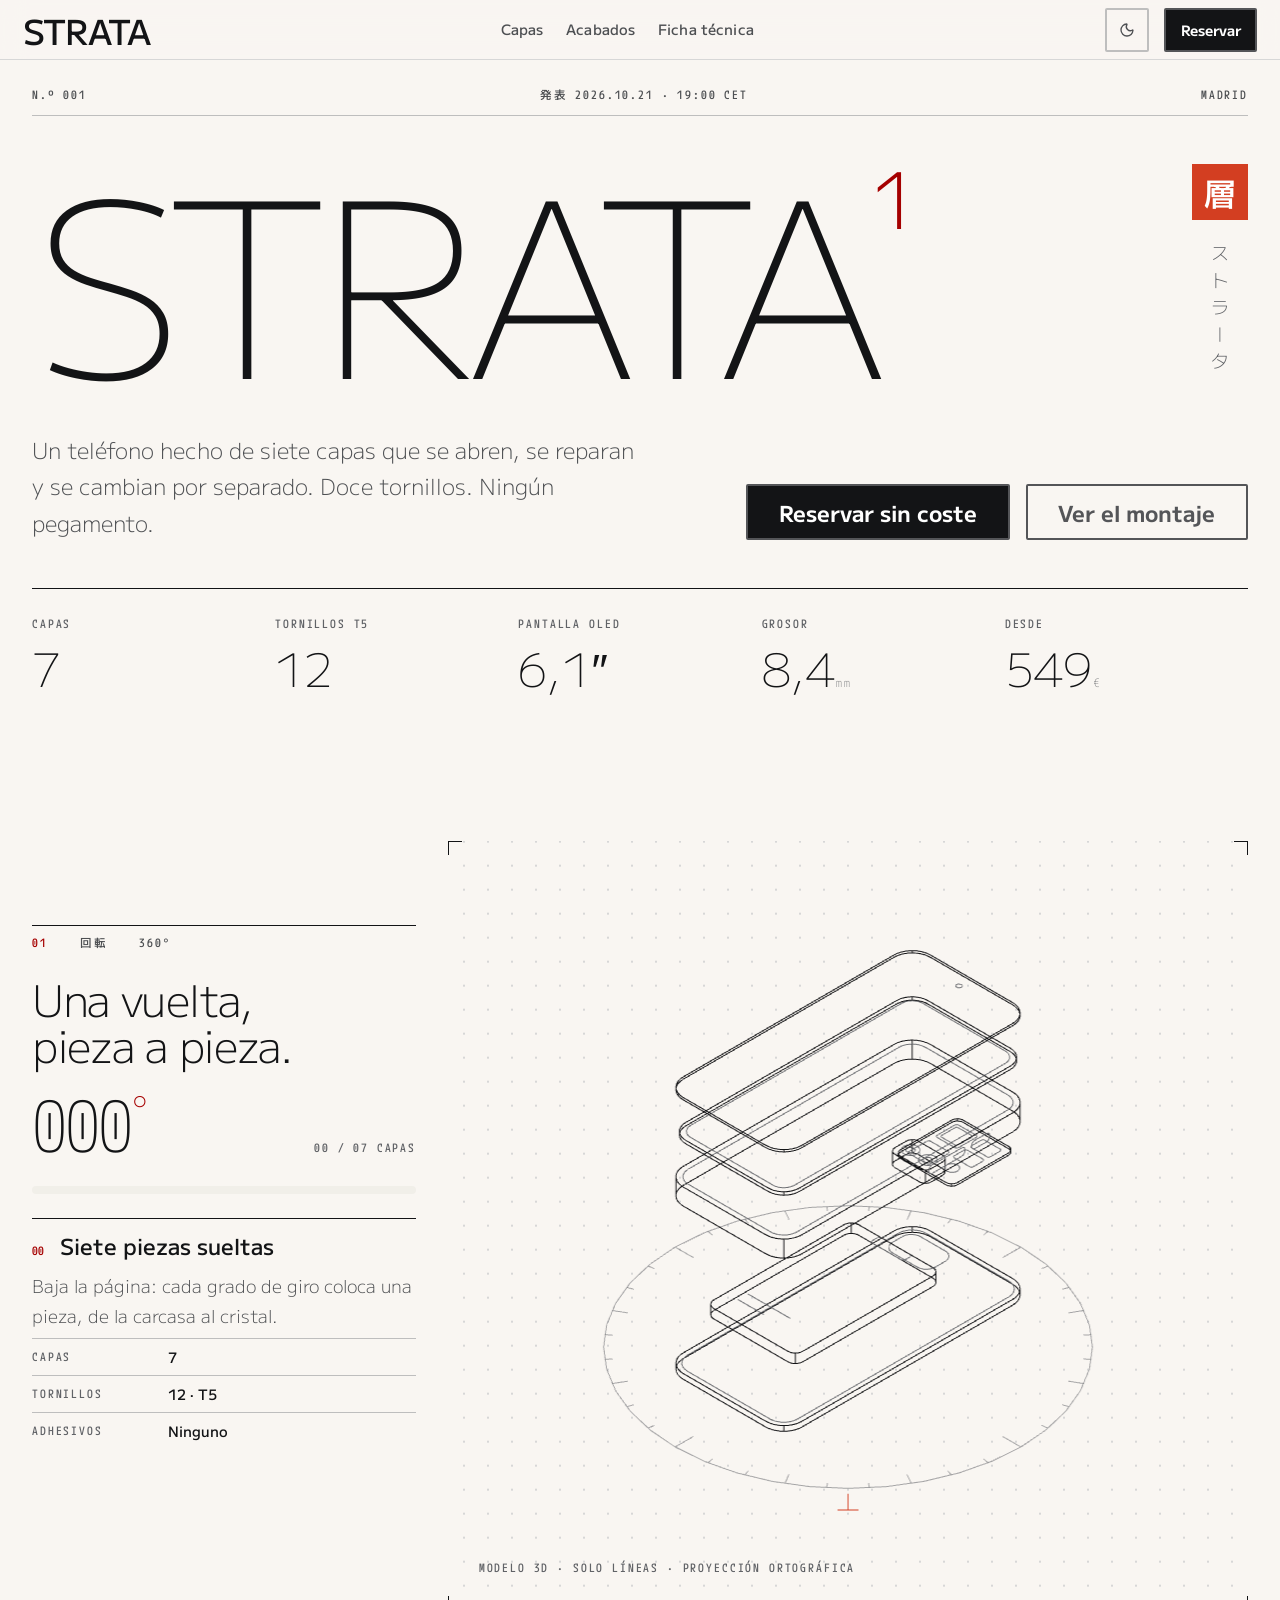
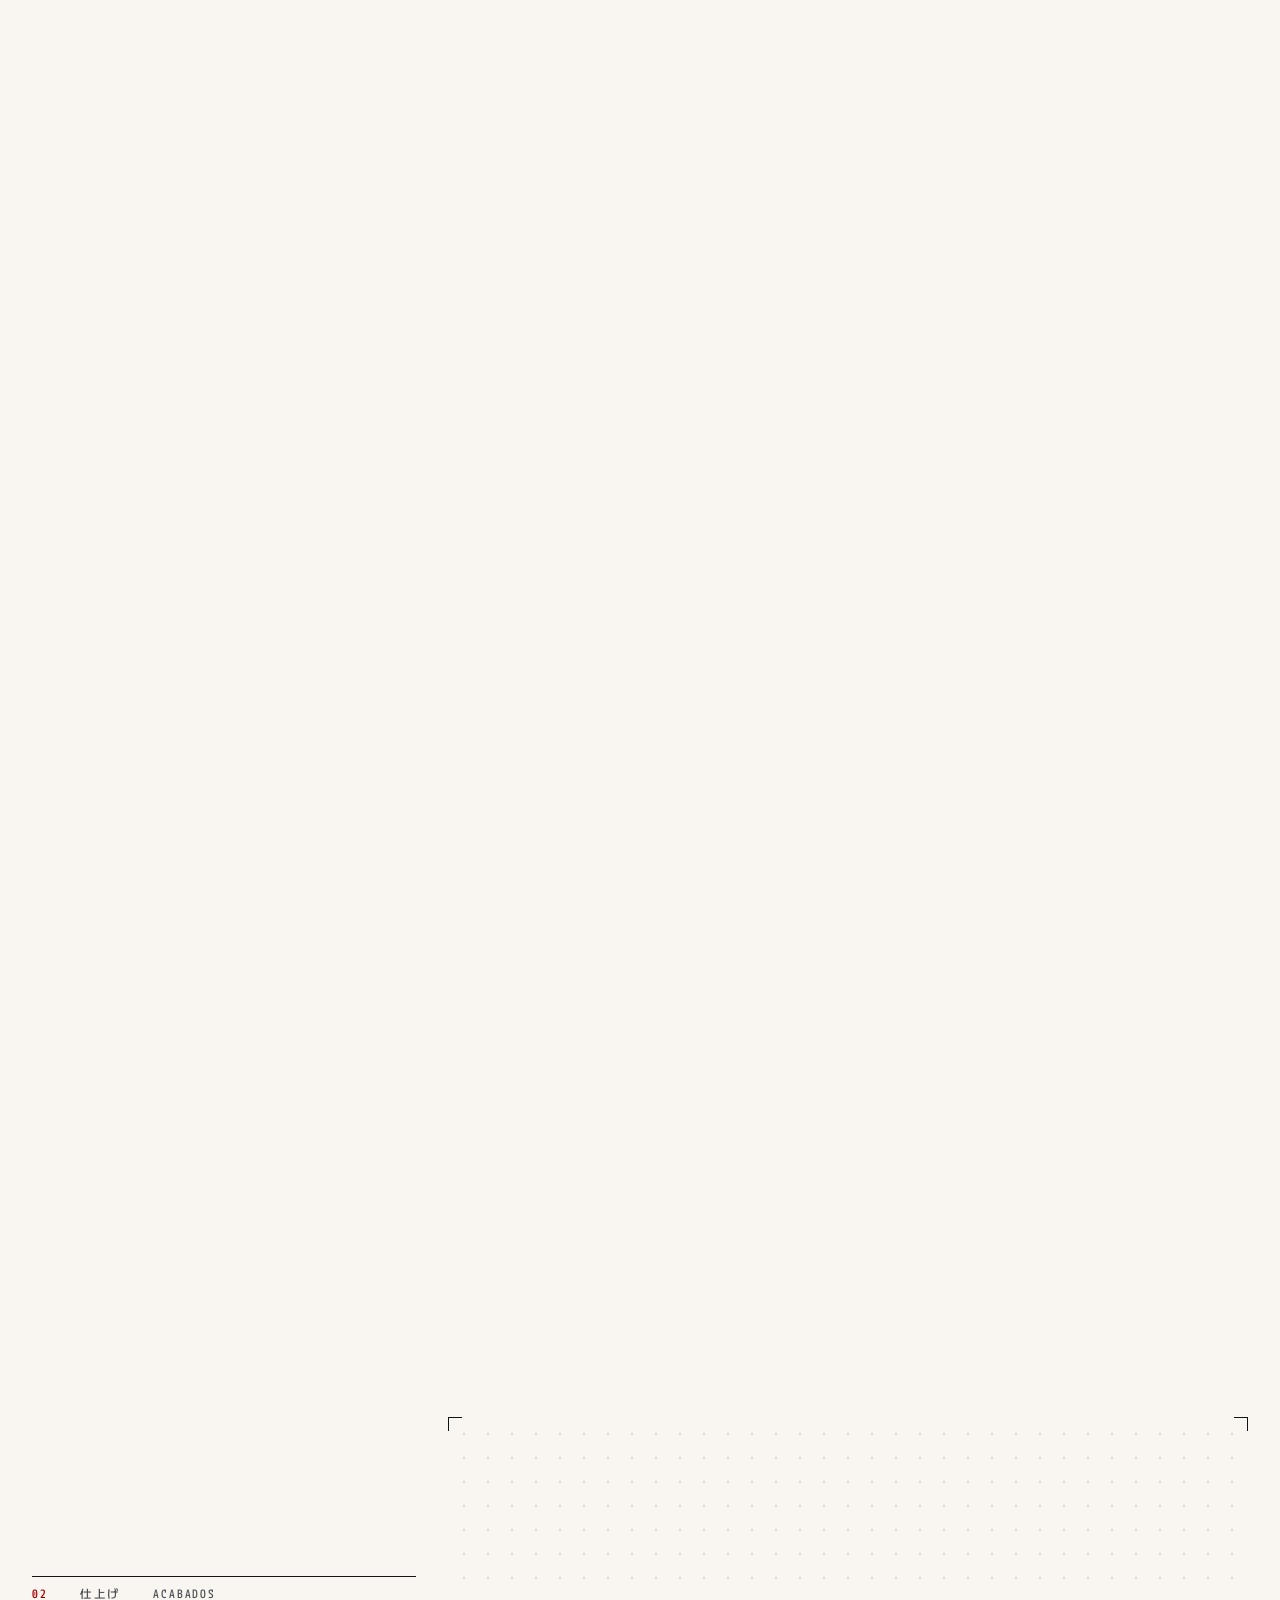
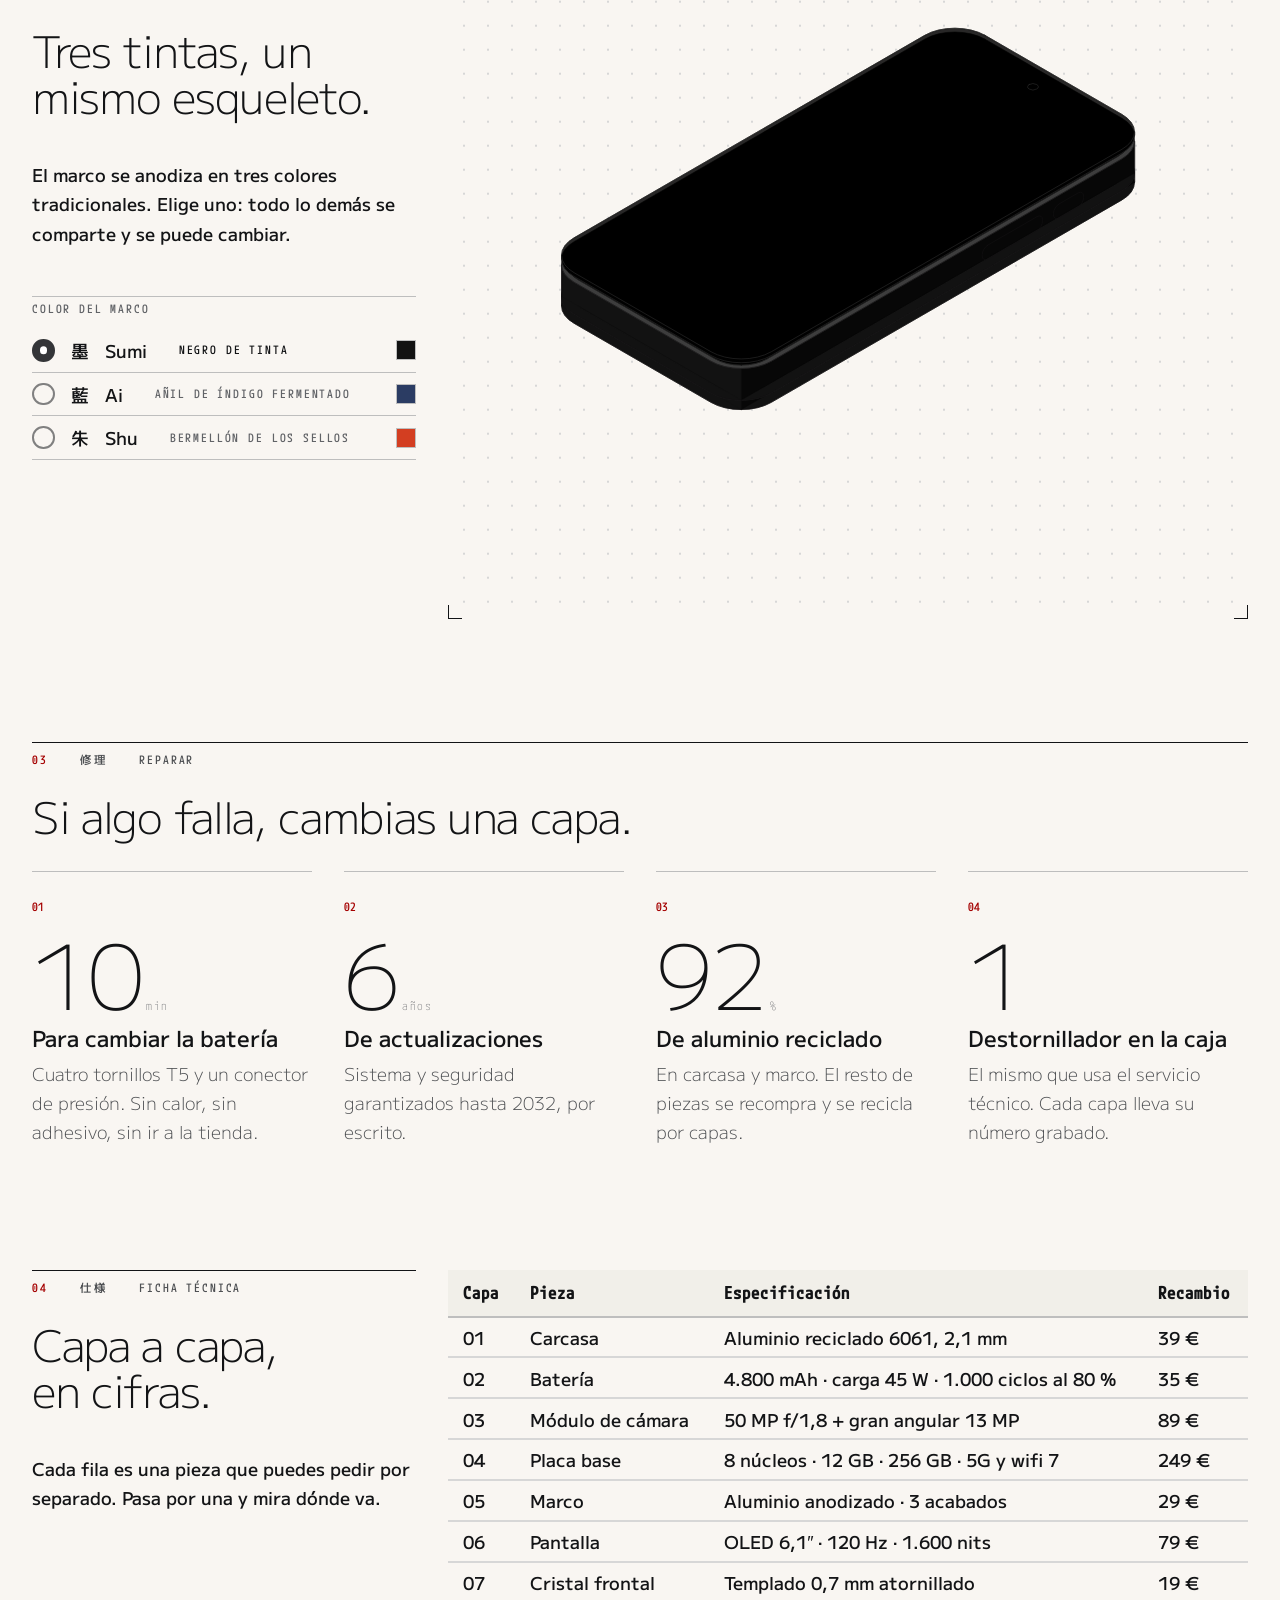
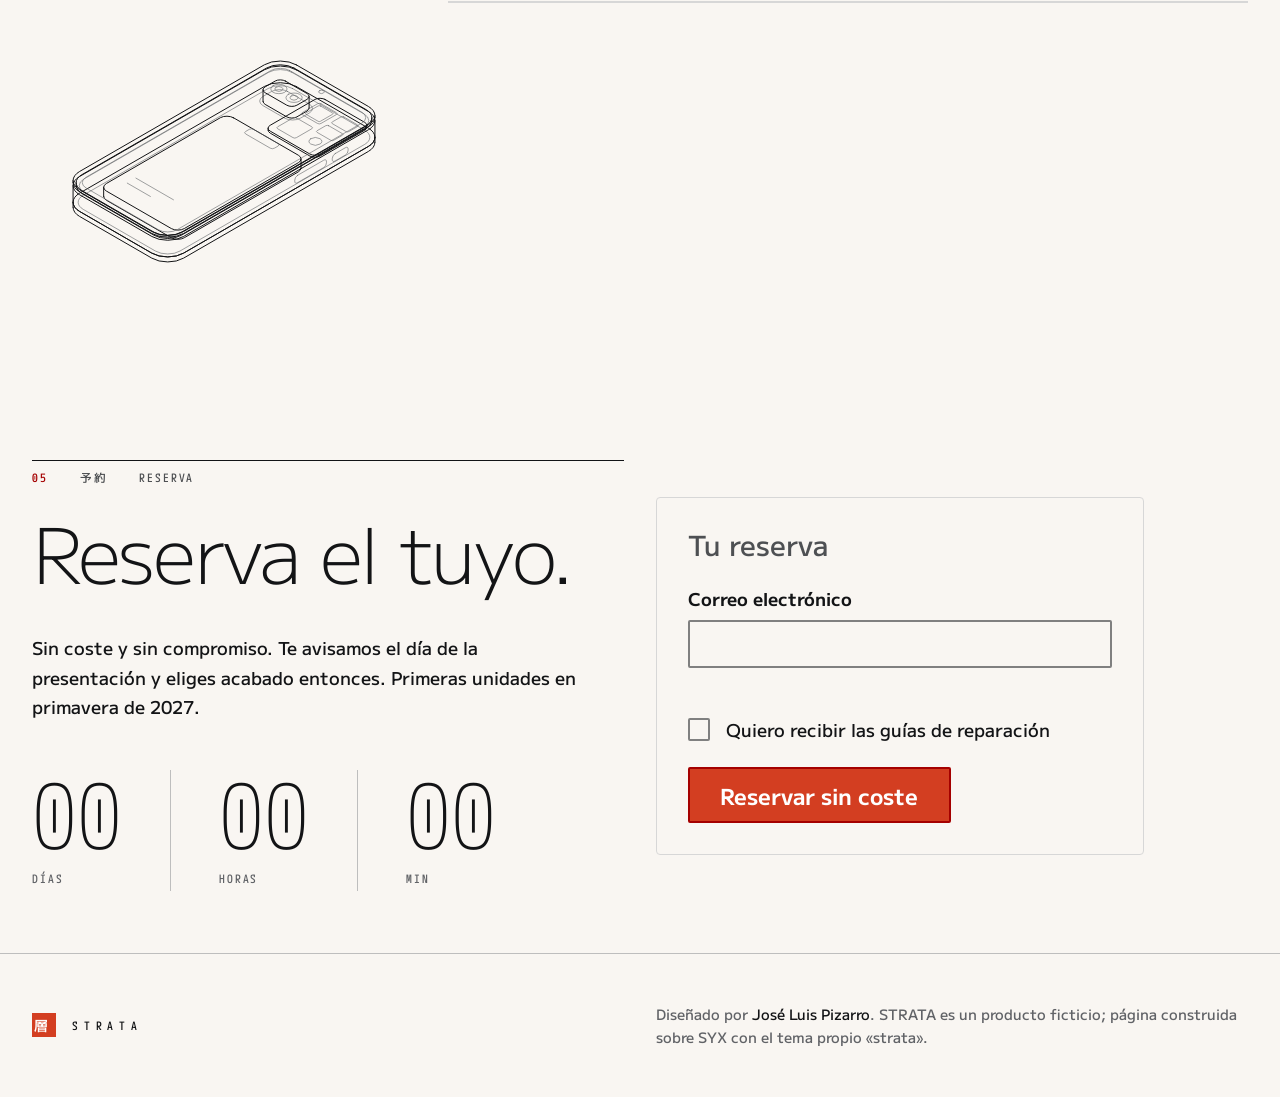
<file: web/index.html>
<!DOCTYPE html>
<html lang="es" data-syx-theme="strata">
<head>
  <meta charset="utf-8">
  <meta name="viewport" content="width=device-width, initial-scale=1">
  <title>STRATA 1</title>
  <meta name="author" content="José Luis Pizarro">
  <meta name="description" content="STRATA 1: un teléfono modular de siete capas que se abren, se reparan y se cambian por separado. Presentación el 21 de octubre.">
  <link rel="stylesheet" href="css/styles-theme-strata.css">
  <link rel="stylesheet" href="strata.css">
</head>
<body>
  <a href="#contenido" class="syx-sr-only-focusable">Saltar al contenido</a>

  <div class="org-site-nav-overlay" id="nav-overlay" aria-hidden="true"></div>
  <nav class="org-site-nav-drawer" id="nav-drawer" aria-label="Navegación móvil">
    <a href="#giro" class="org-site-nav-drawer__link"><span class="atom-icon atom-icon--lc-layers" aria-hidden="true"></span> Capas</a>
    <a href="#acabados" class="org-site-nav-drawer__link"><span class="atom-icon atom-icon--lc-palette" aria-hidden="true"></span> Acabados</a>
    <a href="#ficha" class="org-site-nav-drawer__link"><span class="atom-icon atom-icon--lc-file-text" aria-hidden="true"></span> Ficha técnica</a>
    <a href="#reservar" class="org-site-nav-drawer__link"><span class="atom-icon atom-icon--lc-rocket" aria-hidden="true"></span> Reservar</a>
  </nav>

  <header class="org-site-header" id="site-header" role="banner">
    <a href="#contenido" class="org-site-header__brand" aria-label="STRATA, inicio">STRATA</a>
    <nav class="org-site-header__nav" aria-label="Navegación principal">
      <a href="#giro">Capas</a>
      <a href="#acabados">Acabados</a>
      <a href="#ficha">Ficha técnica</a>
    </nav>
    <div class="org-site-header__actions">
      <button class="org-site-header__darkmode" id="darkmode-toggle" type="button" aria-label="Cambiar a modo oscuro">
        <span class="atom-icon atom-icon--lc-moon" aria-hidden="true" id="icon-moon"></span>
        <span class="atom-icon atom-icon--lc-sun" aria-hidden="true" id="icon-sun" hidden></span>
      </button>
      <a href="#reservar" class="atom-btn atom-btn--primary atom-btn--filled atom-btn--size-sm">Reservar</a>
      <button class="org-site-header__burger" id="nav-burger" type="button" aria-controls="nav-drawer"
        aria-expanded="false" aria-label="Abrir navegación">
        <span class="org-site-header__burger-line" aria-hidden="true"></span>
        <span class="org-site-header__burger-line" aria-hidden="true"></span>
        <span class="org-site-header__burger-line" aria-hidden="true"></span>
      </button>
    </div>
  </header>

  <main id="contenido">

    <!-- 1 · Lanzamiento -->
    <section class="strata-launch" aria-labelledby="launch-titulo">
      <div class="layout-grid">
        <div class="strata-launch__inner layout-grid__col-xs-12">
        <div class="strata-meta">
          <span>N.º 001</span>
          <span><span lang="ja">発表</span> 2026.10.21 · 19:00 CET</span>
          <span class="strata-meta__end">Madrid</span>
        </div>

        <div class="strata-launch__main">
          <h1 class="strata-launch__title" id="launch-titulo">
            <span class="strata-launch__name">STRATA</span> <span class="strata-launch__model">1</span>
          </h1>
          <div class="strata-launch__side" aria-hidden="true">
            <span class="strata-seal" lang="ja">層</span>
            <span class="strata-vertical" lang="ja">ストラータ</span>
          </div>
        </div>

        <div class="strata-launch__row">
          <p class="strata-launch__lead">Un teléfono hecho de siete capas que se abren, se reparan y se cambian por separado. Doce tornillos. Ningún pegamento.</p>
          <div class="layout-cluster layout-cluster--sm">
            <a href="#reservar" class="atom-btn atom-btn--primary atom-btn--filled atom-btn--size-lg">Reservar sin coste</a>
            <a href="#giro" class="atom-btn atom-btn--primary atom-btn--size-lg">Ver el montaje</a>
          </div>
        </div>

        <dl class="strata-specs">
          <div class="strata-specs__item"><dt class="strata-specs__label">Capas</dt><dd class="strata-specs__value">7</dd></div>
          <div class="strata-specs__item"><dt class="strata-specs__label">Tornillos T5</dt><dd class="strata-specs__value">12</dd></div>
          <div class="strata-specs__item"><dt class="strata-specs__label">Pantalla OLED</dt><dd class="strata-specs__value">6,1″</dd></div>
          <div class="strata-specs__item"><dt class="strata-specs__label">Grosor</dt><dd class="strata-specs__value">8,4<small>mm</small></dd></div>
          <div class="strata-specs__item"><dt class="strata-specs__label">Desde</dt><dd class="strata-specs__value">549<small>€</small></dd></div>
        </dl>
        </div>
      </div>
    </section>

    <!-- 2 · 360°: modelo 3D de líneas que se monta al girar, con la ficha de cada pieza -->
    <section class="strata-orbit" id="giro" aria-labelledby="giro-titulo">
      <div class="strata-orbit__sticky">
        <div class="layout-grid layout-grid--align-center">
          <div class="layout-grid__col-xs-12 layout-grid__col-md-5 layout-grid__col-lg-4">
            <div class="strata-stack">
              <p class="strata-kicker"><span class="strata-kicker__index">01</span><span lang="ja">回転</span><span>360°</span></p>
              <h2 class="strata-display strata-display--md" id="giro-titulo">Una vuelta, pieza a pieza.</h2>
              <div class="strata-orbit__meter" aria-hidden="true">
                <p class="strata-orbit__angle"><span id="orbit-grados">000</span><span class="strata-orbit__unit">°</span></p>
                <p class="strata-orbit__count"><span id="orbit-paso">00</span> / 07 capas</p>
              </div>
              <progress class="atom-progress strata-orbit__progress" id="orbit-progress" value="0" max="100" aria-label="Giro y montaje">0 %</progress>
              <div class="strata-pieces" id="orbit-piezas" aria-live="polite">
                <article class="strata-piece is-visible" data-k="-1"><p class="strata-piece__head"><span class="strata-piece__index">00</span><span class="strata-piece__name">Siete piezas sueltas</span></p><p class="strata-piece__text">Baja la página: cada grado de giro coloca una pieza, de la carcasa al cristal.</p><dl class="strata-piece__specs"><div class="strata-piece__row"><dt>Capas</dt><dd>7</dd></div><div class="strata-piece__row"><dt>Tornillos</dt><dd>12 · T5</dd></div><div class="strata-piece__row"><dt>Adhesivos</dt><dd>Ninguno</dd></div></dl></article>
                <article class="strata-piece" data-k="0"><p class="strata-piece__head"><span class="strata-piece__index">01</span><span class="strata-piece__name">Carcasa</span><span class="strata-piece__weight">38 g</span></p><p class="strata-piece__text">La bandeja que lo recoge todo. Se mecaniza de un solo bloque y se anodiza en el color del acabado.</p><dl class="strata-piece__specs"><div class="strata-piece__row"><dt>Material</dt><dd>Aluminio reciclado 6061, pared de 2,1 mm</dd></div><div class="strata-piece__row"><dt>Montaje</dt><dd>Recibe el marco con cuatro tornillos</dd></div><div class="strata-piece__row"><dt>Tornillos</dt><dd>4 · T5</dd></div></dl></article>
                <article class="strata-piece" data-k="1"><p class="strata-piece__head"><span class="strata-piece__index">02</span><span class="strata-piece__name">Batería</span><span class="strata-piece__weight">62 g</span></p><p class="strata-piece__text">Entra en su hueco y se conecta a presión. Para sacarla basta tirar de la lengüeta: no hay pegamento que calentar.</p><dl class="strata-piece__specs"><div class="strata-piece__row"><dt>Material</dt><dd>Celda de iones de litio en un marco de policarbonato</dd></div><div class="strata-piece__row"><dt>Montaje</dt><dd>Conector de presión y dos pestañas</dd></div><div class="strata-piece__row"><dt>Tornillos</dt><dd>0</dd></div></dl></article>
                <article class="strata-piece" data-k="2"><p class="strata-piece__head"><span class="strata-piece__index">03</span><span class="strata-piece__name">Módulo de cámara</span><span class="strata-piece__weight">14 g</span></p><p class="strata-piece__text">Un bloque propio con sus dos sensores. Si mejora la cámara, se cambia este módulo y nada más.</p><dl class="strata-piece__specs"><div class="strata-piece__row"><dt>Material</dt><dd>Cuerpo de aluminio y lentes protegidas por zafiro</dd></div><div class="strata-piece__row"><dt>Montaje</dt><dd>Dos tornillos y un conector flexible</dd></div><div class="strata-piece__row"><dt>Tornillos</dt><dd>2 · T5</dd></div></dl></article>
                <article class="strata-piece" data-k="3"><p class="strata-piece__head"><span class="strata-piece__index">04</span><span class="strata-piece__name">Placa base</span><span class="strata-piece__weight">22 g</span></p><p class="strata-piece__text">Procesador, memoria y radios, apartados de la batería para disipar mejor el calor.</p><dl class="strata-piece__specs"><div class="strata-piece__row"><dt>Material</dt><dd>Circuito de 10 capas con blindaje de acero inoxidable</dd></div><div class="strata-piece__row"><dt>Montaje</dt><dd>Tres tornillos; conecta batería, cámara y pantalla</dd></div><div class="strata-piece__row"><dt>Tornillos</dt><dd>3 · T5</dd></div></dl></article>
                <article class="strata-piece" data-k="4"><p class="strata-piece__head"><span class="strata-piece__index">05</span><span class="strata-piece__name">Marco</span><span class="strata-piece__weight">24 g</span></p><p class="strata-piece__text">El esqueleto: encaja sobre la carcasa y cierra los laterales. Lleva integrados los botones.</p><dl class="strata-piece__specs"><div class="strata-piece__row"><dt>Material</dt><dd>Aluminio reciclado anodizado y botones de acero</dd></div><div class="strata-piece__row"><dt>Montaje</dt><dd>Encaja en la carcasa y comparte sus cuatro tornillos</dd></div><div class="strata-piece__row"><dt>Tornillos</dt><dd>—</dd></div></dl></article>
                <article class="strata-piece" data-k="5"><p class="strata-piece__head"><span class="strata-piece__index">06</span><span class="strata-piece__name">Pantalla</span><span class="strata-piece__weight">12 g</span></p><p class="strata-piece__text">Se apoya en el marco sobre una junta. Cambiarla no obliga a tocar nada de lo que hay debajo.</p><dl class="strata-piece__specs"><div class="strata-piece__row"><dt>Material</dt><dd>OLED de 6,1″ sobre lámina de acero</dd></div><div class="strata-piece__row"><dt>Montaje</dt><dd>Junta de silicona y conector de presión</dd></div><div class="strata-piece__row"><dt>Tornillos</dt><dd>0</dd></div></dl></article>
                <article class="strata-piece" data-k="6"><p class="strata-piece__head"><span class="strata-piece__index">07</span><span class="strata-piece__name">Cristal frontal</span><span class="strata-piece__weight">10 g</span></p><p class="strata-piece__text">La pieza que más se rompe es la más fácil de cambiar: tres tornillos bajo el borde.</p><dl class="strata-piece__specs"><div class="strata-piece__row"><dt>Material</dt><dd>Vidrio de aluminosilicato templado de 0,7 mm</dd></div><div class="strata-piece__row"><dt>Montaje</dt><dd>Tres tornillos ocultos y junta IP54</dd></div><div class="strata-piece__row"><dt>Tornillos</dt><dd>3 · T5</dd></div></dl></article>
                <article class="strata-piece" data-k="7"><p class="strata-piece__head"><span class="strata-piece__index">07</span><span class="strata-piece__name">Cerrado</span></p><p class="strata-piece__text">Una vuelta y siete capas: el mismo orden sirve para abrirlo con un solo destornillador.</p><dl class="strata-piece__specs"><div class="strata-piece__row"><dt>Peso</dt><dd>182 g</dd></div><div class="strata-piece__row"><dt>Grosor</dt><dd>8,4 mm</dd></div><div class="strata-piece__row"><dt>Montaje</dt><dd>Unos 6 min</dd></div></dl></article>
              </div>
            </div>
          </div>
          <figure class="strata-frame strata-orbit__figure layout-grid__col-xs-12 layout-grid__col-md-7 layout-grid__col-lg-8">
            <div class="strata-orbit__stage">
              <div class="strata-orbit__canvas" id="orbit-lienzo" role="img"
                aria-label="Modelo 3D de líneas del teléfono STRATA. Al desplazar la página gira 360 grados sobre un goniómetro y sus siete capas bajan una a una hasta cerrarse; la pieza que baja se señala con su nombre."></div>
              <svg class="strata-orbit__overlay" id="orbit-guia" aria-hidden="true">
                <path class="strata-orbit__leader" id="orbit-guia-linea" d=""/>
                <circle class="strata-orbit__dot" id="orbit-guia-punto" r="3" cx="-10" cy="-10"/>
                <text class="strata-orbit__tag" id="orbit-guia-texto" text-anchor="end"><tspan class="strata-orbit__tag-index" id="orbit-guia-indice"></tspan><tspan id="orbit-guia-nombre"></tspan></text>
              </svg>
            </div>
            <p class="strata-orbit__fallback" id="orbit-aviso" hidden></p>
            <figcaption class="strata-orbit__caption">Modelo 3D · solo líneas · proyección ortográfica</figcaption>
          </figure>
        </div>
      </div>
    </section>

    <!-- 3 · Acabados -->
    <section class="strata-section" id="acabados" aria-labelledby="acabados-titulo">
      <div class="layout-grid layout-grid--align-center">
        <div class="layout-grid__col-xs-12 layout-grid__col-md-6 layout-grid__col-lg-4">
          <div class="strata-stack">
            <p class="strata-kicker"><span class="strata-kicker__index">02</span><span lang="ja">仕上げ</span><span>Acabados</span></p>
            <h2 class="strata-display strata-display--md" id="acabados-titulo">Tres tintas, un mismo esqueleto.</h2>
            <p class="atom-txt syx-max-w-50ch">El marco se anodiza en tres colores tradicionales. Elige uno: todo lo demás se comparte y se puede cambiar.</p>
            <fieldset class="strata-finishes">
              <legend class="strata-finishes__legend">Color del marco</legend>
              <div class="strata-finish"><label class="atom-radio"><input class="atom-radio__input" type="radio" name="acabado" id="acabado-sumi" value="sumi" data-nota="墨 Sumi · negro de tinta" aria-describedby="acabado-sumi-desc" checked><span class="atom-radio__label"><span lang="ja">墨</span> Sumi</span></label><span class="strata-finish__desc" id="acabado-sumi-desc">negro de tinta</span><span class="strata-swatch strata-swatch--sumi" aria-hidden="true"></span></div>
              <div class="strata-finish"><label class="atom-radio"><input class="atom-radio__input" type="radio" name="acabado" id="acabado-ai" value="ai" data-nota="藍 Ai · añil de índigo fermentado" aria-describedby="acabado-ai-desc"><span class="atom-radio__label"><span lang="ja">藍</span> Ai</span></label><span class="strata-finish__desc" id="acabado-ai-desc">añil de índigo fermentado</span><span class="strata-swatch strata-swatch--ai" aria-hidden="true"></span></div>
              <div class="strata-finish"><label class="atom-radio"><input class="atom-radio__input" type="radio" name="acabado" id="acabado-shu" value="shu" data-nota="朱 Shu · bermellón de los sellos" aria-describedby="acabado-shu-desc"><span class="atom-radio__label"><span lang="ja">朱</span> Shu</span></label><span class="strata-finish__desc" id="acabado-shu-desc">bermellón de los sellos</span><span class="strata-swatch strata-swatch--shu" aria-hidden="true"></span></div>
            </fieldset>
          </div>
        </div>
        <figure class="strata-frame strata-finish-figure layout-grid__col-xs-12 layout-grid__col-md-6 layout-grid__col-lg-8" data-acabado="sumi">
          <svg xmlns="http://www.w3.org/2000/svg" class="strata-phone" viewBox="-297.79 -153.4 446.97 514.6" role="img" aria-labelledby="strata-phone-title-acabado strata-phone-desc-acabado"><title id="strata-phone-title-acabado">STRATA 1 montado, en el acabado elegido</title><desc id="strata-phone-desc-acabado">El teléfono cerrado en isométrico, con el marco y la carcasa en el color del acabado seleccionado y la pantalla de vidrio negro.</desc><g class="strata-phone__layer" id="capa-carcasa-acabado" data-iso-part="carcasa" style="--strata-k: 0"><path class="strata-phone__fill strata-phone__fill--left" transform="matrix(0.8660254 0.5 -0.8660254 0.5 0 0)" d="M24.2 0H134.2A24.2 24.2 0 0 1 158.4 24.2V305.8A24.2 24.2 0 0 1 134.2 330H24.2A24.2 24.2 0 0 1 0 305.8V24.2A24.2 24.2 0 0 1 24.2 0Z"/><path class="strata-phone__fill strata-phone__fill--right" d="M124.9 79.2L-148.61 237.11L-148.61 230.51L124.9 72.6Z"/><path class="strata-phone__fill strata-phone__fill--left" d="M-148.61 237.11L-273.51 165L-273.51 158.4L-148.61 230.51Z"/><path class="strata-phone__edge" transform="matrix(0.8660254 0.5 -0.8660254 0.5 0 0)" d="M151.31 7.09A24.2 24.2 0 0 1 158.4 24.2V305.8A24.2 24.2 0 0 1 134.2 330H24.2A24.2 24.2 0 0 1 7.09 322.91"/><path class="strata-phone__edge" d="M124.9 72.6V79.2"/><path class="strata-phone__edge" d="M-273.51 158.4V165"/><path class="strata-phone__fill strata-phone__fill--top" transform="matrix(0.8660254 0.5 -0.8660254 0.5 0 -6.6)" d="M24.2 0H134.2A24.2 24.2 0 0 1 158.4 24.2V305.8A24.2 24.2 0 0 1 134.2 330H24.2A24.2 24.2 0 0 1 0 305.8V24.2A24.2 24.2 0 0 1 24.2 0Z"/><path class="strata-phone__edge" transform="matrix(0.8660254 0.5 -0.8660254 0.5 0 -6.6)" d="M24.2 0H134.2A24.2 24.2 0 0 1 158.4 24.2V305.8A24.2 24.2 0 0 1 134.2 330H24.2A24.2 24.2 0 0 1 0 305.8V24.2A24.2 24.2 0 0 1 24.2 0Z"/><g transform="matrix(0.8660254 0.5 -0.8660254 0.5 0 -6.6)"><path class="strata-phone__detail" d="M24.2 5.5H134.2A18.7 18.7 0 0 1 152.9 24.2V305.8A18.7 18.7 0 0 1 134.2 324.5H24.2A18.7 18.7 0 0 1 5.5 305.8V24.2A18.7 18.7 0 0 1 24.2 5.5Z"/><path class="strata-phone__detail" d="M24.2 13.2H57.2A12.1 12.1 0 0 1 69.3 25.3V38.5A12.1 12.1 0 0 1 57.2 50.6H24.2A12.1 12.1 0 0 1 12.1 38.5V25.3A12.1 12.1 0 0 1 24.2 13.2Z"/></g></g><g class="strata-phone__layer" id="capa-bateria-acabado" data-iso-part="bateria" style="--strata-k: 1"><path class="strata-phone__fill strata-phone__fill--left" transform="matrix(0.8660254 0.5 -0.8660254 0.5 0 -6.6)" d="M29.7 101.2H128.7A9.9 9.9 0 0 1 138.6 111.1V284.9A9.9 9.9 0 0 1 128.7 294.8H29.7A9.9 9.9 0 0 1 19.8 284.9V111.1A9.9 9.9 0 0 1 29.7 101.2Z"/><path class="strata-phone__fill strata-phone__fill--right" d="M27.37 113.3L-135.27 207.2L-135.27 195.1L27.37 101.2Z"/><path class="strata-phone__fill strata-phone__fill--left" d="M-135.27 207.2L-233.13 150.7L-233.13 138.6L-135.27 195.1Z"/><path class="strata-phone__edge" transform="matrix(0.8660254 0.5 -0.8660254 0.5 0 -6.6)" d="M135.7 104.1A9.9 9.9 0 0 1 138.6 111.1V284.9A9.9 9.9 0 0 1 128.7 294.8H29.7A9.9 9.9 0 0 1 22.7 291.9"/><path class="strata-phone__edge" d="M27.37 101.2V113.3"/><path class="strata-phone__edge" d="M-233.13 138.6V150.7"/><path class="strata-phone__fill strata-phone__fill--top" transform="matrix(0.8660254 0.5 -0.8660254 0.5 0 -18.7)" d="M29.7 101.2H128.7A9.9 9.9 0 0 1 138.6 111.1V284.9A9.9 9.9 0 0 1 128.7 294.8H29.7A9.9 9.9 0 0 1 19.8 284.9V111.1A9.9 9.9 0 0 1 29.7 101.2Z"/><path class="strata-phone__edge" transform="matrix(0.8660254 0.5 -0.8660254 0.5 0 -18.7)" d="M29.7 101.2H128.7A9.9 9.9 0 0 1 138.6 111.1V284.9A9.9 9.9 0 0 1 128.7 294.8H29.7A9.9 9.9 0 0 1 19.8 284.9V111.1A9.9 9.9 0 0 1 29.7 101.2Z"/><g transform="matrix(0.8660254 0.5 -0.8660254 0.5 0 -18.7)"><path class="strata-phone__detail" d="M60.5 101.2H97.9A3.3 3.3 0 0 1 101.2 104.5V110A3.3 3.3 0 0 1 97.9 113.3H60.5A3.3 3.3 0 0 1 57.2 110V104.5A3.3 3.3 0 0 1 60.5 101.2Z"/><path class="strata-phone__detail" d="M35.2 255.2L92.4 255.2"/><path class="strata-phone__detail" d="M35.2 268.4L70.4 268.4"/></g></g><g class="strata-phone__layer" id="capa-camara-acabado" data-iso-part="camara" style="--strata-k: 2"><path class="strata-phone__fill strata-phone__fill--left" transform="matrix(0.8660254 0.5 -0.8660254 0.5 0 -6.6)" d="M24.2 16.5H57.2A7.7 7.7 0 0 1 64.9 24.2V39.6A7.7 7.7 0 0 1 57.2 47.3H24.2A7.7 7.7 0 0 1 16.5 39.6V24.2A7.7 7.7 0 0 1 24.2 16.5Z"/><path class="strata-phone__fill strata-phone__fill--right" d="M38.01 34.1L15.24 47.24L15.24 31.84L38.01 18.7Z"/><path class="strata-phone__fill strata-phone__fill--left" d="M15.24 47.24L-22.77 25.3L-22.77 9.9L15.24 31.84Z"/><path class="strata-phone__edge" transform="matrix(0.8660254 0.5 -0.8660254 0.5 0 -6.6)" d="M62.64 18.76A7.7 7.7 0 0 1 64.9 24.2V39.6A7.7 7.7 0 0 1 57.2 47.3H24.2A7.7 7.7 0 0 1 18.76 45.04"/><path class="strata-phone__edge" d="M38.01 18.7V34.1"/><path class="strata-phone__edge" d="M-22.77 9.9V25.3"/><path class="strata-phone__fill strata-phone__fill--top" transform="matrix(0.8660254 0.5 -0.8660254 0.5 0 -22)" d="M24.2 16.5H57.2A7.7 7.7 0 0 1 64.9 24.2V39.6A7.7 7.7 0 0 1 57.2 47.3H24.2A7.7 7.7 0 0 1 16.5 39.6V24.2A7.7 7.7 0 0 1 24.2 16.5Z"/><path class="strata-phone__edge" transform="matrix(0.8660254 0.5 -0.8660254 0.5 0 -22)" d="M24.2 16.5H57.2A7.7 7.7 0 0 1 64.9 24.2V39.6A7.7 7.7 0 0 1 57.2 47.3H24.2A7.7 7.7 0 0 1 16.5 39.6V24.2A7.7 7.7 0 0 1 24.2 16.5Z"/><g transform="matrix(0.8660254 0.5 -0.8660254 0.5 0 -22)"><path class="strata-phone__detail" d="M20.9 31.9A8.8 8.8 0 1 0 38.5 31.9A8.8 8.8 0 1 0 20.9 31.9Z"/><path class="strata-phone__detail" d="M25.3 31.9A4.4 4.4 0 1 0 34.1 31.9A4.4 4.4 0 1 0 25.3 31.9Z"/><path class="strata-phone__detail" d="M44 31.9A8.8 8.8 0 1 0 61.6 31.9A8.8 8.8 0 1 0 44 31.9Z"/><path class="strata-phone__detail" d="M48.4 31.9A4.4 4.4 0 1 0 57.2 31.9A4.4 4.4 0 1 0 48.4 31.9Z"/></g></g><g class="strata-phone__layer" id="capa-placa-acabado" data-iso-part="placa" style="--strata-k: 3"><path class="strata-phone__fill strata-phone__fill--left" transform="matrix(0.8660254 0.5 -0.8660254 0.5 0 -19.8)" d="M79.2 11H139.7A7.7 7.7 0 0 1 147.4 18.7V86.9A7.7 7.7 0 0 1 139.7 94.6H79.2A7.7 7.7 0 0 1 71.5 86.9V18.7A7.7 7.7 0 0 1 79.2 11Z"/><path class="strata-phone__fill strata-phone__fill--right" d="M114.22 59.4L45.73 98.94L45.73 96.3L114.22 56.76Z"/><path class="strata-phone__fill strata-phone__fill--left" d="M45.73 98.94L-16.1 63.25L-16.1 60.61L45.73 96.3Z"/><path class="strata-phone__edge" transform="matrix(0.8660254 0.5 -0.8660254 0.5 0 -19.8)" d="M145.14 13.26A7.7 7.7 0 0 1 147.4 18.7V86.9A7.7 7.7 0 0 1 139.7 94.6H79.2A7.7 7.7 0 0 1 73.76 92.34"/><path class="strata-phone__edge" d="M114.22 56.76V59.4"/><path class="strata-phone__edge" d="M-16.1 60.61V63.25"/><path class="strata-phone__fill strata-phone__fill--top" transform="matrix(0.8660254 0.5 -0.8660254 0.5 0 -22.44)" d="M79.2 11H139.7A7.7 7.7 0 0 1 147.4 18.7V86.9A7.7 7.7 0 0 1 139.7 94.6H79.2A7.7 7.7 0 0 1 71.5 86.9V18.7A7.7 7.7 0 0 1 79.2 11Z"/><path class="strata-phone__edge" transform="matrix(0.8660254 0.5 -0.8660254 0.5 0 -22.44)" d="M79.2 11H139.7A7.7 7.7 0 0 1 147.4 18.7V86.9A7.7 7.7 0 0 1 139.7 94.6H79.2A7.7 7.7 0 0 1 71.5 86.9V18.7A7.7 7.7 0 0 1 79.2 11Z"/><g transform="matrix(0.8660254 0.5 -0.8660254 0.5 0 -22.44)"><path class="strata-phone__detail" d="M81.84 19.8H105.16A2.64 2.64 0 0 1 107.8 22.44V45.76A2.64 2.64 0 0 1 105.16 48.4H81.84A2.64 2.64 0 0 1 79.2 45.76V22.44A2.64 2.64 0 0 1 81.84 19.8Z"/><path class="strata-phone__detail" d="M84.26 23.1H102.74A1.76 1.76 0 0 1 104.5 24.86V43.34A1.76 1.76 0 0 1 102.74 45.1H84.26A1.76 1.76 0 0 1 82.5 43.34V24.86A1.76 1.76 0 0 1 84.26 23.1Z"/><path class="strata-phone__detail" d="M116.6 19.8H137.5A2.2 2.2 0 0 1 139.7 22V35.2A2.2 2.2 0 0 1 137.5 37.4H116.6A2.2 2.2 0 0 1 114.4 35.2V22A2.2 2.2 0 0 1 116.6 19.8Z"/><path class="strata-phone__detail" d="M116.6 42.9H137.5A2.2 2.2 0 0 1 139.7 45.1V58.3A2.2 2.2 0 0 1 137.5 60.5H116.6A2.2 2.2 0 0 1 114.4 58.3V45.1A2.2 2.2 0 0 1 116.6 42.9Z"/><path class="strata-phone__detail" d="M81.84 57.2H105.16A2.64 2.64 0 0 1 107.8 59.84V83.16A2.64 2.64 0 0 1 105.16 85.8H81.84A2.64 2.64 0 0 1 79.2 83.16V59.84A2.64 2.64 0 0 1 81.84 57.2Z"/><path class="strata-phone__detail" d="M120.12 73.7A7.04 7.04 0 1 0 134.2 73.7A7.04 7.04 0 1 0 120.12 73.7Z"/></g></g><g class="strata-phone__layer" id="capa-marco-acabado" data-iso-part="marco" style="--strata-k: 4"><path class="strata-phone__fill strata-phone__fill--inner" fill-rule="evenodd" d="M110.5 41.8L113.19 43.69L115.18 45.84L116.4 48.17L116.82 50.6L116.4 53.03L115.18 55.36L113.19 57.51L110.5 59.4L-133.37 200.2L-136.63 201.75L-140.36 202.9L-144.4 203.61L-148.61 203.85L-152.82 203.61L-156.86 202.9L-160.59 201.75L-163.85 200.2L-259.11 145.2L-261.8 143.31L-263.79 141.16L-265.01 138.83L-265.43 136.4L-265.01 133.97L-263.79 131.64L-261.8 129.49L-259.11 127.6L-15.24 -13.2L-11.98 -14.75L-8.25 -15.9L-4.21 -16.61L-0 -16.85L4.21 -16.61L8.25 -15.9L11.98 -14.75L15.24 -13.2ZM110.5 63.8L113.19 65.69L115.18 67.84L116.4 70.17L116.82 72.6L116.4 75.03L115.18 77.36L113.19 79.51L110.5 81.4L-133.37 222.2L-136.63 223.75L-140.36 224.9L-144.4 225.61L-148.61 225.85L-152.82 225.61L-156.86 224.9L-160.59 223.75L-163.85 222.2L-259.11 167.2L-261.8 165.31L-263.79 163.16L-265.01 160.83L-265.43 158.4L-265.01 155.97L-263.79 153.64L-261.8 151.49L-259.11 149.6L-15.24 8.8L-11.98 7.25L-8.25 6.1L-4.21 5.39L-0 5.15L4.21 5.39L8.25 6.1L11.98 7.25L15.24 8.8Z"/><path class="strata-phone__fill strata-phone__fill--left" transform="matrix(0.8660254 0.5 -0.8660254 0.5 0 -6.6)" fill-rule="evenodd" d="M24.2 0H134.2A24.2 24.2 0 0 1 158.4 24.2V305.8A24.2 24.2 0 0 1 134.2 330H24.2A24.2 24.2 0 0 1 0 305.8V24.2A24.2 24.2 0 0 1 24.2 0ZM24.2 6.6H134.2A17.6 17.6 0 0 1 151.8 24.2V305.8A17.6 17.6 0 0 1 134.2 323.4H24.2A17.6 17.6 0 0 1 6.6 305.8V24.2A17.6 17.6 0 0 1 24.2 6.6Z"/><path class="strata-phone__fill strata-phone__fill--right" d="M124.9 72.6L-148.61 230.51L-148.61 208.51L124.9 50.6Z"/><path class="strata-phone__fill strata-phone__fill--left" d="M-148.61 230.51L-273.51 158.4L-273.51 136.4L-148.61 208.51Z"/><path class="strata-phone__edge" transform="matrix(0.8660254 0.5 -0.8660254 0.5 0 -6.6)" d="M151.31 7.09A24.2 24.2 0 0 1 158.4 24.2V305.8A24.2 24.2 0 0 1 134.2 330H24.2A24.2 24.2 0 0 1 7.09 322.91"/><path class="strata-phone__edge" d="M124.9 50.6V72.6"/><path class="strata-phone__edge" d="M-273.51 136.4V158.4"/><path class="strata-phone__fill strata-phone__fill--top" transform="matrix(0.8660254 0.5 -0.8660254 0.5 0 -28.6)" fill-rule="evenodd" d="M24.2 0H134.2A24.2 24.2 0 0 1 158.4 24.2V305.8A24.2 24.2 0 0 1 134.2 330H24.2A24.2 24.2 0 0 1 0 305.8V24.2A24.2 24.2 0 0 1 24.2 0ZM24.2 6.6H134.2A17.6 17.6 0 0 1 151.8 24.2V305.8A17.6 17.6 0 0 1 134.2 323.4H24.2A17.6 17.6 0 0 1 6.6 305.8V24.2A17.6 17.6 0 0 1 24.2 6.6Z"/><path class="strata-phone__edge" transform="matrix(0.8660254 0.5 -0.8660254 0.5 0 -28.6)" d="M24.2 0H134.2A24.2 24.2 0 0 1 158.4 24.2V305.8A24.2 24.2 0 0 1 134.2 330H24.2A24.2 24.2 0 0 1 0 305.8V24.2A24.2 24.2 0 0 1 24.2 0Z"/><g transform="matrix(0.8660254 0.5 -0.8660254 0.5 0 -28.6)"><path class="strata-phone__detail" d="M24.2 6.6H134.2A17.6 17.6 0 0 1 151.8 24.2V305.8A17.6 17.6 0 0 1 134.2 323.4H24.2A17.6 17.6 0 0 1 6.6 305.8V24.2A17.6 17.6 0 0 1 24.2 6.6Z"/></g><g transform="matrix(0.8660254 -0.5 0 1 -148.61 215.6)"><path class="strata-phone__detail" d="M198 6.16H237.6A4.4 4.4 0 0 1 242 10.56V11.44A4.4 4.4 0 0 1 237.6 15.84H198A4.4 4.4 0 0 1 193.6 11.44V10.56A4.4 4.4 0 0 1 198 6.16Z"/><path class="strata-phone__detail" d="M255.2 6.16H270.6A4.4 4.4 0 0 1 275 10.56V11.44A4.4 4.4 0 0 1 270.6 15.84H255.2A4.4 4.4 0 0 1 250.8 11.44V10.56A4.4 4.4 0 0 1 255.2 6.16Z"/></g></g><g class="strata-phone__layer" id="capa-pantalla-acabado" data-iso-part="pantalla" style="--strata-k: 5"><path class="strata-phone__fill strata-phone__fill--left" transform="matrix(0.8660254 0.5 -0.8660254 0.5 0 -28.6)" d="M24.2 3.3H134.2A20.9 20.9 0 0 1 155.1 24.2V305.8A20.9 20.9 0 0 1 134.2 326.7H24.2A20.9 20.9 0 0 1 3.3 305.8V24.2A20.9 20.9 0 0 1 24.2 3.3Z"/><path class="strata-phone__fill strata-phone__fill--right" d="M120.86 50.6L-148.61 206.18L-148.61 202.22L120.86 46.64Z"/><path class="strata-phone__fill strata-phone__fill--left" d="M-148.61 206.18L-269.47 136.4L-269.47 132.44L-148.61 202.22Z"/><path class="strata-phone__edge" transform="matrix(0.8660254 0.5 -0.8660254 0.5 0 -28.6)" d="M148.98 9.42A20.9 20.9 0 0 1 155.1 24.2V305.8A20.9 20.9 0 0 1 134.2 326.7H24.2A20.9 20.9 0 0 1 9.42 320.58"/><path class="strata-phone__edge" d="M120.86 46.64V50.6"/><path class="strata-phone__edge" d="M-269.47 132.44V136.4"/><path class="strata-phone__fill strata-phone__fill--top" transform="matrix(0.8660254 0.5 -0.8660254 0.5 0 -32.56)" d="M24.2 3.3H134.2A20.9 20.9 0 0 1 155.1 24.2V305.8A20.9 20.9 0 0 1 134.2 326.7H24.2A20.9 20.9 0 0 1 3.3 305.8V24.2A20.9 20.9 0 0 1 24.2 3.3Z"/><path class="strata-phone__edge" transform="matrix(0.8660254 0.5 -0.8660254 0.5 0 -32.56)" d="M24.2 3.3H134.2A20.9 20.9 0 0 1 155.1 24.2V305.8A20.9 20.9 0 0 1 134.2 326.7H24.2A20.9 20.9 0 0 1 3.3 305.8V24.2A20.9 20.9 0 0 1 24.2 3.3Z"/><g transform="matrix(0.8660254 0.5 -0.8660254 0.5 0 -32.56)"><path class="strata-phone__detail" d="M24.2 9.9H134.2A14.3 14.3 0 0 1 148.5 24.2V305.8A14.3 14.3 0 0 1 134.2 320.1H24.2A14.3 14.3 0 0 1 9.9 305.8V24.2A14.3 14.3 0 0 1 24.2 9.9Z"/></g></g><g class="strata-phone__layer" id="capa-cristal-acabado" data-iso-part="cristal" style="--strata-k: 6"><path class="strata-phone__fill strata-phone__fill--left" transform="matrix(0.8660254 0.5 -0.8660254 0.5 0 -32.56)" d="M24.2 0H134.2A24.2 24.2 0 0 1 158.4 24.2V305.8A24.2 24.2 0 0 1 134.2 330H24.2A24.2 24.2 0 0 1 0 305.8V24.2A24.2 24.2 0 0 1 24.2 0Z"/><path class="strata-phone__fill strata-phone__fill--right" d="M124.9 46.64L-148.61 204.55L-148.61 201.91L124.9 44Z"/><path class="strata-phone__fill strata-phone__fill--left" d="M-148.61 204.55L-273.51 132.44L-273.51 129.8L-148.61 201.91Z"/><path class="strata-phone__edge" transform="matrix(0.8660254 0.5 -0.8660254 0.5 0 -32.56)" d="M151.31 7.09A24.2 24.2 0 0 1 158.4 24.2V305.8A24.2 24.2 0 0 1 134.2 330H24.2A24.2 24.2 0 0 1 7.09 322.91"/><path class="strata-phone__edge" d="M124.9 44V46.64"/><path class="strata-phone__edge" d="M-273.51 129.8V132.44"/><path class="strata-phone__fill strata-phone__fill--top" transform="matrix(0.8660254 0.5 -0.8660254 0.5 0 -35.2)" d="M24.2 0H134.2A24.2 24.2 0 0 1 158.4 24.2V305.8A24.2 24.2 0 0 1 134.2 330H24.2A24.2 24.2 0 0 1 0 305.8V24.2A24.2 24.2 0 0 1 24.2 0Z"/><path class="strata-phone__edge" transform="matrix(0.8660254 0.5 -0.8660254 0.5 0 -35.2)" d="M24.2 0H134.2A24.2 24.2 0 0 1 158.4 24.2V305.8A24.2 24.2 0 0 1 134.2 330H24.2A24.2 24.2 0 0 1 0 305.8V24.2A24.2 24.2 0 0 1 24.2 0Z"/><g transform="matrix(0.8660254 0.5 -0.8660254 0.5 0 -35.2)"><path class="strata-phone__detail" d="M76.12 16.5A3.08 3.08 0 1 0 82.28 16.5A3.08 3.08 0 1 0 76.12 16.5Z"/></g></g></svg>
        </figure>
      </div>
    </section>

    <!-- 4 · Reparar -->
    <section class="strata-section" id="ventajas" aria-labelledby="ventajas-titulo">
      <div class="layout-grid">
        <div class="layout-grid__col-xs-12 strata-stack">
          <p class="strata-kicker"><span class="strata-kicker__index">03</span><span lang="ja">修理</span><span>Reparar</span></p>
          <h2 class="strata-display strata-display--md" id="ventajas-titulo">Si algo falla, cambias una capa.</h2>
        </div>
        <article class="strata-fact layout-grid__col-xs-12 layout-grid__col-md-6 layout-grid__col-lg-3"><span class="strata-fact__index">01</span><p class="strata-fact__value">10<small>min</small></p><h3 class="strata-fact__label">Para cambiar la batería</h3><p class="strata-fact__text">Cuatro tornillos T5 y un conector de presión. Sin calor, sin adhesivo, sin ir a la tienda.</p></article>
        <article class="strata-fact layout-grid__col-xs-12 layout-grid__col-md-6 layout-grid__col-lg-3"><span class="strata-fact__index">02</span><p class="strata-fact__value">6<small>años</small></p><h3 class="strata-fact__label">De actualizaciones</h3><p class="strata-fact__text">Sistema y seguridad garantizados hasta 2032, por escrito.</p></article>
        <article class="strata-fact layout-grid__col-xs-12 layout-grid__col-md-6 layout-grid__col-lg-3"><span class="strata-fact__index">03</span><p class="strata-fact__value">92<small>%</small></p><h3 class="strata-fact__label">De aluminio reciclado</h3><p class="strata-fact__text">En carcasa y marco. El resto de piezas se recompra y se recicla por capas.</p></article>
        <article class="strata-fact layout-grid__col-xs-12 layout-grid__col-md-6 layout-grid__col-lg-3"><span class="strata-fact__index">04</span><p class="strata-fact__value">1</p><h3 class="strata-fact__label">Destornillador en la caja</h3><p class="strata-fact__text">El mismo que usa el servicio técnico. Cada capa lleva su número grabado.</p></article>
      </div>
    </section>

    <!-- 5 · Ficha técnica -->
    <section class="strata-section" id="ficha" aria-labelledby="ficha-titulo">
      <div class="layout-grid">
        <div class="layout-grid__col-xs-12 layout-grid__col-lg-4 strata-stack">
          <p class="strata-kicker"><span class="strata-kicker__index">04</span><span lang="ja">仕様</span><span>Ficha técnica</span></p>
          <h2 class="strata-display strata-display--md" id="ficha-titulo">Capa a capa, en cifras.</h2>
          <p class="atom-txt">Cada fila es una pieza que puedes pedir por separado. Pasa por una y mira dónde va.</p>
          <figure class="strata-spec-figure" aria-hidden="true">
            <svg xmlns="http://www.w3.org/2000/svg" class="strata-phone" viewBox="-297.79 -128.4 446.97 464.6" role="img" aria-labelledby="strata-phone-title-ficha strata-phone-desc-ficha"><title id="strata-phone-title-ficha">STRATA 1 por capas</title><desc id="strata-phone-desc-ficha">Dibujo de líneas del teléfono; la capa de la fila señalada en la tabla se levanta y se marca.</desc><g class="strata-phone__layer" id="capa-carcasa-ficha" data-iso-part="carcasa" style="--strata-k: 0"><path class="strata-phone__edge" transform="matrix(0.8660254 0.5 -0.8660254 0.5 0 0)" d="M151.31 7.09A24.2 24.2 0 0 1 158.4 24.2V305.8A24.2 24.2 0 0 1 134.2 330H24.2A24.2 24.2 0 0 1 7.09 322.91"/><path class="strata-phone__edge" d="M124.9 72.6V79.2"/><path class="strata-phone__edge" d="M-273.51 158.4V165"/><path class="strata-phone__edge" transform="matrix(0.8660254 0.5 -0.8660254 0.5 0 -6.6)" d="M24.2 0H134.2A24.2 24.2 0 0 1 158.4 24.2V305.8A24.2 24.2 0 0 1 134.2 330H24.2A24.2 24.2 0 0 1 0 305.8V24.2A24.2 24.2 0 0 1 24.2 0Z"/><g transform="matrix(0.8660254 0.5 -0.8660254 0.5 0 -6.6)"><path class="strata-phone__detail" d="M24.2 5.5H134.2A18.7 18.7 0 0 1 152.9 24.2V305.8A18.7 18.7 0 0 1 134.2 324.5H24.2A18.7 18.7 0 0 1 5.5 305.8V24.2A18.7 18.7 0 0 1 24.2 5.5Z"/><path class="strata-phone__detail" d="M24.2 13.2H57.2A12.1 12.1 0 0 1 69.3 25.3V38.5A12.1 12.1 0 0 1 57.2 50.6H24.2A12.1 12.1 0 0 1 12.1 38.5V25.3A12.1 12.1 0 0 1 24.2 13.2Z"/></g></g><g class="strata-phone__layer" id="capa-bateria-ficha" data-iso-part="bateria" style="--strata-k: 1"><path class="strata-phone__edge" transform="matrix(0.8660254 0.5 -0.8660254 0.5 0 -6.6)" d="M135.7 104.1A9.9 9.9 0 0 1 138.6 111.1V284.9A9.9 9.9 0 0 1 128.7 294.8H29.7A9.9 9.9 0 0 1 22.7 291.9"/><path class="strata-phone__edge" d="M27.37 101.2V113.3"/><path class="strata-phone__edge" d="M-233.13 138.6V150.7"/><path class="strata-phone__edge" transform="matrix(0.8660254 0.5 -0.8660254 0.5 0 -18.7)" d="M29.7 101.2H128.7A9.9 9.9 0 0 1 138.6 111.1V284.9A9.9 9.9 0 0 1 128.7 294.8H29.7A9.9 9.9 0 0 1 19.8 284.9V111.1A9.9 9.9 0 0 1 29.7 101.2Z"/><g transform="matrix(0.8660254 0.5 -0.8660254 0.5 0 -18.7)"><path class="strata-phone__detail" d="M60.5 101.2H97.9A3.3 3.3 0 0 1 101.2 104.5V110A3.3 3.3 0 0 1 97.9 113.3H60.5A3.3 3.3 0 0 1 57.2 110V104.5A3.3 3.3 0 0 1 60.5 101.2Z"/><path class="strata-phone__detail" d="M35.2 255.2L92.4 255.2"/><path class="strata-phone__detail" d="M35.2 268.4L70.4 268.4"/></g></g><g class="strata-phone__layer" id="capa-camara-ficha" data-iso-part="camara" style="--strata-k: 2"><path class="strata-phone__edge" transform="matrix(0.8660254 0.5 -0.8660254 0.5 0 -6.6)" d="M62.64 18.76A7.7 7.7 0 0 1 64.9 24.2V39.6A7.7 7.7 0 0 1 57.2 47.3H24.2A7.7 7.7 0 0 1 18.76 45.04"/><path class="strata-phone__edge" d="M38.01 18.7V34.1"/><path class="strata-phone__edge" d="M-22.77 9.9V25.3"/><path class="strata-phone__edge" transform="matrix(0.8660254 0.5 -0.8660254 0.5 0 -22)" d="M24.2 16.5H57.2A7.7 7.7 0 0 1 64.9 24.2V39.6A7.7 7.7 0 0 1 57.2 47.3H24.2A7.7 7.7 0 0 1 16.5 39.6V24.2A7.7 7.7 0 0 1 24.2 16.5Z"/><g transform="matrix(0.8660254 0.5 -0.8660254 0.5 0 -22)"><path class="strata-phone__detail" d="M20.9 31.9A8.8 8.8 0 1 0 38.5 31.9A8.8 8.8 0 1 0 20.9 31.9Z"/><path class="strata-phone__detail" d="M25.3 31.9A4.4 4.4 0 1 0 34.1 31.9A4.4 4.4 0 1 0 25.3 31.9Z"/><path class="strata-phone__detail" d="M44 31.9A8.8 8.8 0 1 0 61.6 31.9A8.8 8.8 0 1 0 44 31.9Z"/><path class="strata-phone__detail" d="M48.4 31.9A4.4 4.4 0 1 0 57.2 31.9A4.4 4.4 0 1 0 48.4 31.9Z"/></g></g><g class="strata-phone__layer" id="capa-placa-ficha" data-iso-part="placa" style="--strata-k: 3"><path class="strata-phone__edge" transform="matrix(0.8660254 0.5 -0.8660254 0.5 0 -19.8)" d="M145.14 13.26A7.7 7.7 0 0 1 147.4 18.7V86.9A7.7 7.7 0 0 1 139.7 94.6H79.2A7.7 7.7 0 0 1 73.76 92.34"/><path class="strata-phone__edge" d="M114.22 56.76V59.4"/><path class="strata-phone__edge" d="M-16.1 60.61V63.25"/><path class="strata-phone__edge" transform="matrix(0.8660254 0.5 -0.8660254 0.5 0 -22.44)" d="M79.2 11H139.7A7.7 7.7 0 0 1 147.4 18.7V86.9A7.7 7.7 0 0 1 139.7 94.6H79.2A7.7 7.7 0 0 1 71.5 86.9V18.7A7.7 7.7 0 0 1 79.2 11Z"/><g transform="matrix(0.8660254 0.5 -0.8660254 0.5 0 -22.44)"><path class="strata-phone__detail" d="M81.84 19.8H105.16A2.64 2.64 0 0 1 107.8 22.44V45.76A2.64 2.64 0 0 1 105.16 48.4H81.84A2.64 2.64 0 0 1 79.2 45.76V22.44A2.64 2.64 0 0 1 81.84 19.8Z"/><path class="strata-phone__detail" d="M84.26 23.1H102.74A1.76 1.76 0 0 1 104.5 24.86V43.34A1.76 1.76 0 0 1 102.74 45.1H84.26A1.76 1.76 0 0 1 82.5 43.34V24.86A1.76 1.76 0 0 1 84.26 23.1Z"/><path class="strata-phone__detail" d="M116.6 19.8H137.5A2.2 2.2 0 0 1 139.7 22V35.2A2.2 2.2 0 0 1 137.5 37.4H116.6A2.2 2.2 0 0 1 114.4 35.2V22A2.2 2.2 0 0 1 116.6 19.8Z"/><path class="strata-phone__detail" d="M116.6 42.9H137.5A2.2 2.2 0 0 1 139.7 45.1V58.3A2.2 2.2 0 0 1 137.5 60.5H116.6A2.2 2.2 0 0 1 114.4 58.3V45.1A2.2 2.2 0 0 1 116.6 42.9Z"/><path class="strata-phone__detail" d="M81.84 57.2H105.16A2.64 2.64 0 0 1 107.8 59.84V83.16A2.64 2.64 0 0 1 105.16 85.8H81.84A2.64 2.64 0 0 1 79.2 83.16V59.84A2.64 2.64 0 0 1 81.84 57.2Z"/><path class="strata-phone__detail" d="M120.12 73.7A7.04 7.04 0 1 0 134.2 73.7A7.04 7.04 0 1 0 120.12 73.7Z"/></g></g><g class="strata-phone__layer" id="capa-marco-ficha" data-iso-part="marco" style="--strata-k: 4"><path class="strata-phone__edge" transform="matrix(0.8660254 0.5 -0.8660254 0.5 0 -6.6)" d="M151.31 7.09A24.2 24.2 0 0 1 158.4 24.2V305.8A24.2 24.2 0 0 1 134.2 330H24.2A24.2 24.2 0 0 1 7.09 322.91"/><path class="strata-phone__edge" d="M124.9 50.6V72.6"/><path class="strata-phone__edge" d="M-273.51 136.4V158.4"/><path class="strata-phone__edge" transform="matrix(0.8660254 0.5 -0.8660254 0.5 0 -28.6)" d="M24.2 0H134.2A24.2 24.2 0 0 1 158.4 24.2V305.8A24.2 24.2 0 0 1 134.2 330H24.2A24.2 24.2 0 0 1 0 305.8V24.2A24.2 24.2 0 0 1 24.2 0Z"/><g transform="matrix(0.8660254 0.5 -0.8660254 0.5 0 -28.6)"><path class="strata-phone__detail" d="M24.2 6.6H134.2A17.6 17.6 0 0 1 151.8 24.2V305.8A17.6 17.6 0 0 1 134.2 323.4H24.2A17.6 17.6 0 0 1 6.6 305.8V24.2A17.6 17.6 0 0 1 24.2 6.6Z"/></g><g transform="matrix(0.8660254 -0.5 0 1 -148.61 215.6)"><path class="strata-phone__detail" d="M198 6.16H237.6A4.4 4.4 0 0 1 242 10.56V11.44A4.4 4.4 0 0 1 237.6 15.84H198A4.4 4.4 0 0 1 193.6 11.44V10.56A4.4 4.4 0 0 1 198 6.16Z"/><path class="strata-phone__detail" d="M255.2 6.16H270.6A4.4 4.4 0 0 1 275 10.56V11.44A4.4 4.4 0 0 1 270.6 15.84H255.2A4.4 4.4 0 0 1 250.8 11.44V10.56A4.4 4.4 0 0 1 255.2 6.16Z"/></g></g><g class="strata-phone__layer" id="capa-pantalla-ficha" data-iso-part="pantalla" style="--strata-k: 5"><path class="strata-phone__edge" transform="matrix(0.8660254 0.5 -0.8660254 0.5 0 -28.6)" d="M148.98 9.42A20.9 20.9 0 0 1 155.1 24.2V305.8A20.9 20.9 0 0 1 134.2 326.7H24.2A20.9 20.9 0 0 1 9.42 320.58"/><path class="strata-phone__edge" d="M120.86 46.64V50.6"/><path class="strata-phone__edge" d="M-269.47 132.44V136.4"/><path class="strata-phone__edge" transform="matrix(0.8660254 0.5 -0.8660254 0.5 0 -32.56)" d="M24.2 3.3H134.2A20.9 20.9 0 0 1 155.1 24.2V305.8A20.9 20.9 0 0 1 134.2 326.7H24.2A20.9 20.9 0 0 1 3.3 305.8V24.2A20.9 20.9 0 0 1 24.2 3.3Z"/><g transform="matrix(0.8660254 0.5 -0.8660254 0.5 0 -32.56)"><path class="strata-phone__detail" d="M24.2 9.9H134.2A14.3 14.3 0 0 1 148.5 24.2V305.8A14.3 14.3 0 0 1 134.2 320.1H24.2A14.3 14.3 0 0 1 9.9 305.8V24.2A14.3 14.3 0 0 1 24.2 9.9Z"/></g></g><g class="strata-phone__layer" id="capa-cristal-ficha" data-iso-part="cristal" style="--strata-k: 6"><path class="strata-phone__edge" transform="matrix(0.8660254 0.5 -0.8660254 0.5 0 -32.56)" d="M151.31 7.09A24.2 24.2 0 0 1 158.4 24.2V305.8A24.2 24.2 0 0 1 134.2 330H24.2A24.2 24.2 0 0 1 7.09 322.91"/><path class="strata-phone__edge" d="M124.9 44V46.64"/><path class="strata-phone__edge" d="M-273.51 129.8V132.44"/><path class="strata-phone__edge" transform="matrix(0.8660254 0.5 -0.8660254 0.5 0 -35.2)" d="M24.2 0H134.2A24.2 24.2 0 0 1 158.4 24.2V305.8A24.2 24.2 0 0 1 134.2 330H24.2A24.2 24.2 0 0 1 0 305.8V24.2A24.2 24.2 0 0 1 24.2 0Z"/><g transform="matrix(0.8660254 0.5 -0.8660254 0.5 0 -35.2)"><path class="strata-phone__detail" d="M76.12 16.5A3.08 3.08 0 1 0 82.28 16.5A3.08 3.08 0 1 0 76.12 16.5Z"/></g></g></svg>
          </figure>
        </div>
        <div class="layout-grid__col-xs-12 layout-grid__col-lg-8">
          <div class="atom-table__container atom-table--resp strata-spec-table" role="region" aria-label="Ficha técnica por capas" tabindex="0">
            <table class="atom-table">
              <thead><tr><th class="atom-table__th" scope="col">Capa</th><th class="atom-table__th" scope="col">Pieza</th><th class="atom-table__th" scope="col">Especificación</th><th class="atom-table__th" scope="col">Recambio</th></tr></thead>
              <tbody>
                <tr class="strata-spec-row" data-capa="0" tabindex="0"><td class="atom-table__td">01</td><td class="atom-table__td">Carcasa</td><td class="atom-table__td">Aluminio reciclado 6061, 2,1 mm</td><td class="atom-table__td">39 €</td></tr>
            <tr class="strata-spec-row" data-capa="1" tabindex="0"><td class="atom-table__td">02</td><td class="atom-table__td">Batería</td><td class="atom-table__td">4.800 mAh · carga 45 W · 1.000 ciclos al 80 %</td><td class="atom-table__td">35 €</td></tr>
            <tr class="strata-spec-row" data-capa="2" tabindex="0"><td class="atom-table__td">03</td><td class="atom-table__td">Módulo de cámara</td><td class="atom-table__td">50 MP f/1,8 + gran angular 13 MP</td><td class="atom-table__td">89 €</td></tr>
            <tr class="strata-spec-row" data-capa="3" tabindex="0"><td class="atom-table__td">04</td><td class="atom-table__td">Placa base</td><td class="atom-table__td">8 núcleos · 12 GB · 256 GB · 5G y wifi 7</td><td class="atom-table__td">249 €</td></tr>
            <tr class="strata-spec-row" data-capa="4" tabindex="0"><td class="atom-table__td">05</td><td class="atom-table__td">Marco</td><td class="atom-table__td">Aluminio anodizado · 3 acabados</td><td class="atom-table__td">29 €</td></tr>
            <tr class="strata-spec-row" data-capa="5" tabindex="0"><td class="atom-table__td">06</td><td class="atom-table__td">Pantalla</td><td class="atom-table__td">OLED 6,1″ · 120 Hz · 1.600 nits</td><td class="atom-table__td">79 €</td></tr>
            <tr class="strata-spec-row" data-capa="6" tabindex="0"><td class="atom-table__td">07</td><td class="atom-table__td">Cristal frontal</td><td class="atom-table__td">Templado 0,7 mm atornillado</td><td class="atom-table__td">19 €</td></tr>
              </tbody>
            </table>
          </div>
        </div>
      </div>
    </section>

    <!-- 6 · Reserva -->
    <section class="strata-section strata-section--last" id="reservar" aria-labelledby="reservar-titulo">
      <div class="layout-grid layout-grid--align-center">
        <div class="layout-grid__col-xs-12 layout-grid__col-md-6 layout-grid__col-lg-6 strata-stack">
          <p class="strata-kicker"><span class="strata-kicker__index">05</span><span lang="ja">予約</span><span>Reserva</span></p>
          <h2 class="strata-display strata-display--lg" id="reservar-titulo">Reserva el tuyo.</h2>
          <p class="atom-txt syx-max-w-50ch">Sin coste y sin compromiso. Te avisamos el día de la presentación y eliges acabado entonces. Primeras unidades en primavera de 2027.</p>
          <div class="strata-countdown" aria-label="Cuenta atrás hasta la presentación">
            <div class="strata-countdown__cell"><span class="strata-countdown__value" id="cd-dias">14</span><span class="strata-countdown__unit">días</span></div>
            <div class="strata-countdown__cell"><span class="strata-countdown__value" id="cd-horas">04</span><span class="strata-countdown__unit">horas</span></div>
            <div class="strata-countdown__cell"><span class="strata-countdown__value" id="cd-min">35</span><span class="strata-countdown__unit">min</span></div>
          </div>
        </div>
        <div class="layout-grid__col-xs-12 layout-grid__col-md-6 layout-grid__col-lg-5">
          <form class="strata-reserve mol-card" id="strata-reserva" novalidate>
            <div class="mol-card__body strata-stack">
              <h3 class="mol-card__title">Tu reserva</h3>
              <div class="mol-form-field" id="ff-email-campo">
                <label class="atom-label" for="ff-email">Correo electrónico</label>
                <input class="atom-input" id="ff-email" name="email" type="email" autocomplete="email" required aria-describedby="ff-email-msg">
                <span class="mol-form-field__msg" id="ff-email-msg">Solo para avisarte del lanzamiento.</span>
              </div>
              <label class="atom-check"><input class="atom-check__input" type="checkbox" name="novedades" id="ff-novedades"><span class="atom-check__label">Quiero recibir las guías de reparación</span></label>
              <button class="atom-btn atom-btn--secondary atom-btn--filled atom-btn--size-lg" type="submit">Reservar sin coste</button>
              <div class="mol-alert mol-alert--success" role="status" id="strata-reserva-ok" hidden>
                <p class="mol-alert__title">Reserva hecha</p>
                <p class="mol-alert__body">Te escribiremos el 21 de octubre. Esto es una demostración: no se ha enviado nada.</p>
              </div>
            </div>
          </form>
        </div>
      </div>
    </section>
  </main>

  <footer class="strata-footer" role="contentinfo">
    <div class="layout-grid">
      <p class="strata-footer__mark layout-grid__col-xs-12 layout-grid__col-md-6"><span class="strata-seal strata-seal--sm" lang="ja" aria-hidden="true">層</span> STRATA</p>
      <p class="atom-txt strata-footer__note layout-grid__col-xs-12 layout-grid__col-md-6">Diseñado por <strong class="strata-footer__author">José Luis Pizarro</strong>. STRATA es un producto ficticio; página construida sobre SYX con el tema propio «strata».</p>
    </div>
  </footer>

  <script src="syx-site-nav.js" defer></script>
  <script src="strata.js" defer></script>
  <script src="vendor/three.min.js" defer></script>
  <script src="vendor/gsap.min.js" defer></script>
  <script src="vendor/ScrollTrigger.min.js" defer></script>
  <script src="strata-3d.js" defer></script>
</body>
</html>
</file>
<file: web/css/styles-theme-strata.css>
:root {
  --primitive-color-black: oklch(0 0 0);
  --primitive-color-white: oklch(1 0 0);
  --primitive-color-gray-50: oklch(0.97 0 0);
  --primitive-color-gray-100: oklch(0.93 0 0);
  --primitive-color-gray-200: oklch(0.88 0 0);
  --primitive-color-gray-300: oklch(0.80 0 0);
  --primitive-color-gray-400: oklch(0.70 0 0);
  --primitive-color-gray-500: oklch(0.60 0 0);
  --primitive-color-gray-600: oklch(0.51 0 0);
  --primitive-color-gray-700: oklch(0.42 0 0);
  --primitive-color-gray-800: oklch(0.32 0 0);
  --primitive-color-gray-900: oklch(0.22 0 0);
  --primitive-color-purple-50: oklch(0.97 0.017 292.209);
  --primitive-color-purple-100: oklch(0.93 0.043 291.611);
  --primitive-color-purple-200: oklch(0.88 0.09 290.251);
  --primitive-color-purple-300: oklch(0.80 0.186 284.567);
  --primitive-color-purple-400: oklch(0.70 0.19 278.846);
  --primitive-color-purple-500: oklch(0.60 0.118 280.644);
  --primitive-color-purple-600: oklch(0.51 0.1 281.395);
  --primitive-color-purple-700: oklch(0.42 0.082 282.423);
  --primitive-color-purple-800: oklch(0.32 0.062 283.903);
  --primitive-color-purple-900: oklch(0.22 0.041 287.021);
  --primitive-color-pink-50: oklch(0.97 0.024 354.284);
  --primitive-color-pink-100: oklch(0.93 0.061 357.51);
  --primitive-color-pink-200: oklch(0.88 0.127 0.003);
  --primitive-color-pink-300: oklch(0.80 0.19 3.538);
  --primitive-color-pink-400: oklch(0.70 0.221 6.474);
  --primitive-color-pink-500: oklch(0.60 0.239 9.566);
  --primitive-color-pink-600: oklch(0.51 0.254 16.626);
  --primitive-color-pink-700: oklch(0.42 0.215 16.014);
  --primitive-color-pink-800: oklch(0.32 0.174 15.009);
  --primitive-color-pink-900: oklch(0.22 0.13 13.064);
  --primitive-color-blue-50: oklch(0.97 0.027 285.097);
  --primitive-color-blue-100: oklch(0.93 0.069 284.088);
  --primitive-color-blue-200: oklch(0.88 0.144 281.475);
  --primitive-color-blue-300: oklch(0.80 0.218 276.885);
  --primitive-color-blue-400: oklch(0.70 0.252 273.552);
  --primitive-color-blue-500: oklch(0.60 0.275 270.486);
  --primitive-color-blue-600: oklch(0.51 0.312 264.075);
  --primitive-color-blue-700: oklch(0.42 0.264 264.082);
  --primitive-color-blue-800: oklch(0.32 0.213 264.093);
  --primitive-color-blue-900: oklch(0.22 0.158 264.114);
  --primitive-color-green-50: oklch(0.97 0.021 158.247);
  --primitive-color-green-100: oklch(0.93 0.052 157.46);
  --primitive-color-green-200: oklch(0.88 0.103 155.902);
  --primitive-color-green-300: oklch(0.80 0.191 151.588);
  --primitive-color-green-400: oklch(0.70 0.203 148.868);
  --primitive-color-green-500: oklch(0.60 0.14 149.363);
  --primitive-color-green-600: oklch(0.51 0.116 149.694);
  --primitive-color-green-700: oklch(0.42 0.09 150.23);
  --primitive-color-green-800: oklch(0.32 0.063 151.418);
  --primitive-color-green-900: oklch(0.22 0.043 153.713);
  --primitive-color-yellow-50: oklch(0.97 0.019 91.436);
  --primitive-color-yellow-100: oklch(0.93 0.046 91.61);
  --primitive-color-yellow-200: oklch(0.88 0.09 91.639);
  --primitive-color-yellow-300: oklch(0.80 0.127 91.064);
  --primitive-color-yellow-400: oklch(0.70 0.154 89.335);
  --primitive-color-yellow-500: oklch(0.60 0.163 86.856);
  --primitive-color-yellow-600: oklch(0.51 0.152 85.734);
  --primitive-color-yellow-700: oklch(0.42 0.126 86.127);
  --primitive-color-yellow-800: oklch(0.32 0.098 86.786);
  --primitive-color-yellow-900: oklch(0.22 0.068 88.181);
  --primitive-color-brown-50: oklch(0.97 0.015 41.19);
  --primitive-color-brown-100: oklch(0.93 0.059 40.943);
  --primitive-color-brown-200: oklch(0.88 0.124 40.648);
  --primitive-color-brown-300: oklch(0.80 0.186 38.946);
  --primitive-color-brown-400: oklch(0.70 0.17 37.551);
  --primitive-color-brown-500: oklch(0.60 0.116 38.211);
  --primitive-color-brown-600: oklch(0.51 0.097 38.614);
  --primitive-color-brown-700: oklch(0.42 0.077 39.393);
  --primitive-color-brown-800: oklch(0.32 0.056 41.356);
  --primitive-color-brown-900: oklch(0.22 0.033 48.665);
  --primitive-color-red-50: oklch(0.97 0.021 4.878);
  --primitive-color-red-100: oklch(0.93 0.053 5.862);
  --primitive-color-red-200: oklch(0.88 0.112 8.017);
  --primitive-color-red-300: oklch(0.80 0.171 11.214);
  --primitive-color-red-400: oklch(0.70 0.219 16.101);
  --primitive-color-red-500: oklch(0.60 0.244 22.773);
  --primitive-color-red-600: oklch(0.51 0.205 22.32);
  --primitive-color-red-700: oklch(0.42 0.165 21.562);
  --primitive-color-red-800: oklch(0.32 0.122 20.025);
  --primitive-color-red-900: oklch(0.22 0.075 15.388);
  --primitive-color-success-500: oklch(0.60 0.181 143.399);
  --primitive-color-error-500: oklch(0.60 0.143 25.074);
  --primitive-color-warning-500: oklch(0.60 0.171 106.05);
  --primitive-color-facebook: oklch(0.60 0.108 263.58);
  --primitive-color-instagram-blue: oklch(0.60 0.085 244.612);
  --primitive-color-instagram-purple: oklch(0.60 0.195 310.162);
  --primitive-color-linkedin: oklch(0.60 0.13 242.274);
  --primitive-color-paypal-blue: oklch(0.60 0.144 237.468);
  --primitive-color-paypal-blue-dark: oklch(0.60 0.153 261.333);
  --primitive-color-pinterest: oklch(0.60 0.236 25.536);
  --primitive-color-twitter: oklch(0.60 0.107 240.795);
  --primitive-color-whatsapp-green: oklch(0.60 0.187 147.061);
  --primitive-color-whatsapp-green-dark: oklch(0.60 0.175 142.527);
  --primitive-color-youtube: oklch(0.60 0.209 27.019);
}

:root {
  --primitive-space-base: 0.5rem;
  --primitive-space-0: 0;
  --primitive-space-1: calc(1 * var(--primitive-space-base));
  --primitive-space-2: calc(2 * var(--primitive-space-base));
  --primitive-space-3: calc(3 * var(--primitive-space-base));
  --primitive-space-4: calc(4 * var(--primitive-space-base));
  --primitive-space-5: calc(5 * var(--primitive-space-base));
  --primitive-space-6: calc(6 * var(--primitive-space-base));
  --primitive-space-7: calc(7 * var(--primitive-space-base));
  --primitive-space-8: calc(8 * var(--primitive-space-base));
  --primitive-space-9: calc(9 * var(--primitive-space-base));
  --primitive-space-10: calc(10 * var(--primitive-space-base));
  --primitive-space-12: calc(12 * var(--primitive-space-base));
  --primitive-space-14: calc(14 * var(--primitive-space-base));
  --primitive-space-16: calc(16 * var(--primitive-space-base));
  --primitive-space-20: calc(20 * var(--primitive-space-base));
  --primitive-space-24: calc(24 * var(--primitive-space-base));
  --primitive-space-0-5: calc(0.5 * var(--primitive-space-base));
  --primitive-space-1-5: calc(1.5 * var(--primitive-space-base));
  --primitive-space-2-5: calc(2.5 * var(--primitive-space-base));
}

:root {
  --primitive-font-family-space-grotesk-regular: "Space Grotesk", "Space Grotesk Fallback", Arial, sans-serif;
  --primitive-font-family-space-grotesk-bold: "Space Grotesk", "Space Grotesk Fallback", Arial, sans-serif;
  --primitive-font-family-syne-medium: "Syne", "Syne Fallback", Arial, sans-serif;
  --primitive-font-family-syne-bold: "Syne", "Syne Fallback", Arial, sans-serif;
  --primitive-font-family-mono: "Courier New", Courier, monospace;
  --primitive-font-size-xs: clamp(0.64rem, 0.61rem + 0.14vw, 0.72rem);
  --primitive-font-size-sm: clamp(0.8rem, 0.76rem + 0.18vw, 0.9rem);
  --primitive-font-size-base: clamp(1rem, 0.96rem + 0.19vw, 1.125rem);
  --primitive-font-size-md: clamp(1.25rem, 1.19rem + 0.24vw, 1.406rem);
  --primitive-font-size-lg: clamp(1.563rem, 1.49rem + 0.3vw, 1.758rem);
  --primitive-font-size-xl: clamp(1.953rem, 1.86rem + 0.37vw, 2.197rem);
  --primitive-font-size-2xl: clamp(1.875rem, 1.63rem + 1.05vw, 2.747rem);
  --primitive-font-size-3xl: clamp(2.125rem, 1.75rem + 1.6vw, 3.433rem);
  --primitive-font-size-4xl: clamp(2.5rem, 1.9rem + 2.57vw, 4.291rem);
  --primitive-line-height-tight: 1;
  --primitive-line-height-snug: 1.2;
  --primitive-line-height-normal: 1.5;
  --primitive-line-height-relaxed: 1.65;
  --primitive-line-height-loose: 2;
  --primitive-font-weight-regular: 400;
  --primitive-font-weight-medium: 500;
  --primitive-font-weight-semibold: 600;
  --primitive-font-weight-bold: 700;
  --primitive-font-weight-black: 900;
  --primitive-letter-spacing-tight: -0.02em;
  --primitive-letter-spacing-normal: 0;
  --primitive-letter-spacing-wide: 0.06em;
  --primitive-letter-spacing-wider: 0.1em;
  --primitive-letter-spacing-display: -0.03em;
  --primitive-fluid-font-display: clamp(3.5rem, 3rem + 2.5vw, 5rem);
}

:root {
  --primitive-size-1: calc(2 * var(--primitive-space-base));
  --primitive-size-2: calc(3 * var(--primitive-space-base));
  --primitive-size-3: calc(4 * var(--primitive-space-base));
  --primitive-size-4: calc(5 * var(--primitive-space-base));
  --primitive-size-5: calc(6 * var(--primitive-space-base));
  --primitive-size-6: calc(8 * var(--primitive-space-base));
  --primitive-size-7: calc(10 * var(--primitive-space-base));
  --primitive-size-8: calc(12 * var(--primitive-space-base));
  --primitive-size-9: calc(14 * var(--primitive-space-base));
  --primitive-size-10: calc(16 * var(--primitive-space-base));
  --primitive-width-full: 100%;
  --primitive-width-screen: 100vw;
  --primitive-width-min: min-content;
  --primitive-width-max: max-content;
  --primitive-width-fit: fit-content;
  --primitive-height-full: 100%;
  --primitive-height-screen: 100vh;
  --primitive-height-min: min-content;
  --primitive-height-max: max-content;
  --primitive-height-fit: fit-content;
}

:root {
  --primitive-border-width-0: 0;
  --primitive-border-width-1: 1px;
  --primitive-border-width-2: 2px;
  --primitive-border-width-4: 4px;
  --primitive-border-width-8: 8px;
  --primitive-border-radius-none: 0;
  --primitive-border-radius-sm: calc(0.5 * var(--primitive-space-base));
  --primitive-border-radius-md: calc(1 * var(--primitive-space-base));
  --primitive-border-radius-lg: calc(1.5 * var(--primitive-space-base));
  --primitive-border-radius-xl: calc(2 * var(--primitive-space-base));
  --primitive-border-radius-2xl: calc(3 * var(--primitive-space-base));
  --primitive-border-radius-full: 9999px;
  --primitive-border-radius-circle: 50%;
}

:root {
  --primitive-shadow-none: none;
  --primitive-shadow-xs: 0 1px 2px 0 oklch(0 0 0 / 0.05);
  --primitive-shadow-sm: 0 1px 3px 0 oklch(0 0 0 / 0.1), 0 1px 2px 0 oklch(0 0 0 / 0.06);
  --primitive-shadow-md: 0 4px 6px -1px oklch(0 0 0 / 0.1), 0 2px 4px -1px oklch(0 0 0 / 0.06);
  --primitive-shadow-lg: 0 10px 15px -3px oklch(0 0 0 / 0.1), 0 4px 6px -2px oklch(0 0 0 / 0.05);
  --primitive-shadow-xl: 0 20px 25px -5px oklch(0 0 0 / 0.1), 0 10px 10px -5px oklch(0 0 0 / 0.04);
  --primitive-shadow-2xl: 0 25px 50px -12px oklch(0 0 0 / 0.25);
  --primitive-shadow-inner: inset 0 2px 4px 0 oklch(0 0 0 / 0.06);
  --primitive-opacity-0: 0;
  --primitive-opacity-5: 0.05;
  --primitive-opacity-10: 0.1;
  --primitive-opacity-20: 0.2;
  --primitive-opacity-25: 0.25;
  --primitive-opacity-30: 0.3;
  --primitive-opacity-40: 0.4;
  --primitive-opacity-50: 0.5;
  --primitive-opacity-60: 0.6;
  --primitive-opacity-70: 0.7;
  --primitive-opacity-75: 0.75;
  --primitive-opacity-80: 0.8;
  --primitive-opacity-90: 0.9;
  --primitive-opacity-95: 0.95;
  --primitive-opacity-100: 1;
}

:root {
  --primitive-fluid-space-xs: clamp(0.25rem, 0.16rem + 0.38vw, 0.5rem);
  --primitive-fluid-space-sm: clamp(0.5rem, 0.32rem + 0.75vw, 1rem);
  --primitive-fluid-space-md: clamp(1rem, 0.82rem + 0.75vw, 1.5rem);
  --primitive-fluid-space-lg: clamp(1.5rem, 1.32rem + 0.75vw, 2rem);
  --primitive-fluid-space-xl: clamp(2rem, 1.65rem + 1.5vw, 3rem);
  --primitive-fluid-space-xxl: clamp(3rem, 2.65rem + 1.5vw, 4rem);
  --primitive-fluid-font-body: var(--primitive-font-size-base);
  --primitive-fluid-font-h6: var(--primitive-font-size-md);
  --primitive-fluid-font-h5: var(--primitive-font-size-lg);
  --primitive-fluid-font-h4: var(--primitive-font-size-xl);
  --primitive-fluid-font-h3: var(--primitive-font-size-2xl);
  --primitive-fluid-font-h2: var(--primitive-font-size-3xl);
  --primitive-fluid-font-h1: var(--primitive-font-size-4xl);
}

:root {
  --semantic-color-primary: var(--primitive-color-purple-500);
  --semantic-color-secondary: var(--primitive-color-pink-500);
  --semantic-color-tertiary: var(--primitive-color-blue-500);
  --semantic-color-quaternary: var(--primitive-color-green-500);
  --semantic-color-quinary: var(--primitive-color-yellow-500);
  --semantic-color-primary-text: var(--semantic-color-primary);
  --semantic-color-secondary-text: var(--semantic-color-secondary);
  --semantic-color-tertiary-text: var(--semantic-color-tertiary);
  --semantic-color-quaternary-text: var(--semantic-color-quaternary);
  --semantic-color-quinary-text: var(--semantic-color-quinary);
  --semantic-color-state-success-text: var(--semantic-color-state-success);
  --semantic-color-state-error-text: var(--semantic-color-state-error);
  --semantic-color-state-warning-text: var(--semantic-color-state-warning);
  --semantic-color-state-info-text: var(--semantic-color-state-info);
  --semantic-color-primary-strong: var(--semantic-color-primary);
  --semantic-color-state-success-strong: var(--semantic-color-state-success);
  --semantic-color-secondary-strong: var(--semantic-color-secondary);
}

@supports (color: oklch(from red l c h)) {
  :root {
    --semantic-brand-text-lightness: 0.45;
    --semantic-color-primary-text: oklch(from var(--semantic-color-primary) var(--semantic-brand-text-lightness) c h);
    --semantic-color-secondary-text: oklch(from var(--semantic-color-secondary) var(--semantic-brand-text-lightness) c h);
    --semantic-color-tertiary-text: oklch(from var(--semantic-color-tertiary) var(--semantic-brand-text-lightness) c h);
    --semantic-color-quaternary-text: oklch(from var(--semantic-color-quaternary) var(--semantic-brand-text-lightness) c h);
    --semantic-color-quinary-text: oklch(from var(--semantic-color-quinary) var(--semantic-brand-text-lightness) c h);
    --semantic-color-state-success-text: oklch(from var(--semantic-color-state-success) var(--semantic-brand-text-lightness) c h);
    --semantic-color-state-error-text: oklch(from var(--semantic-color-state-error) var(--semantic-brand-text-lightness) c h);
    --semantic-color-state-warning-text: oklch(from var(--semantic-color-state-warning) var(--semantic-brand-text-lightness) c h);
    --semantic-color-state-info-text: oklch(from var(--semantic-color-state-info) var(--semantic-brand-text-lightness) c h);
  }
}
@supports (color: oklch(from red clamp(0, l, 1) c h)) {
  :root {
    --semantic-brand-control-lightness-min: calc(var(--semantic-brand-text-lightness) - 0.12);
    --semantic-brand-control-lightness-max: calc(var(--semantic-brand-text-lightness) + 0.12);
    --semantic-color-primary-strong: oklch(from var(--semantic-color-primary) clamp(var(--semantic-brand-control-lightness-min), l, var(--semantic-brand-control-lightness-max)) c h);
    --semantic-color-state-success-strong: oklch(from var(--semantic-color-state-success) clamp(var(--semantic-brand-control-lightness-min), l, var(--semantic-brand-control-lightness-max)) c h);
    --semantic-color-secondary-strong: oklch(from var(--semantic-color-secondary) clamp(var(--semantic-brand-control-lightness-min), l, var(--semantic-brand-control-lightness-max)) c h);
  }
}
:root {
  --semantic-color-bg-primary: var(--primitive-color-white);
  --semantic-color-bg-secondary: var(--primitive-color-gray-50);
  --semantic-color-bg-tertiary: var(--primitive-color-gray-100);
  --semantic-color-bg-inverse: var(--primitive-color-black);
  --semantic-color-text-primary: var(--primitive-color-gray-900);
  --semantic-color-text-secondary: var(--primitive-color-gray-600);
  --semantic-color-text-tertiary: var(--primitive-color-gray-400);
  --semantic-color-text-inverse: var(--primitive-color-white);
  --semantic-color-text-disabled: var(--primitive-color-gray-300);
  --semantic-color-ink-light: var(--primitive-color-white);
  --semantic-color-ink-dark: var(--primitive-color-black);
  --semantic-color-on-primary: var(--semantic-color-text-inverse);
  --semantic-color-on-secondary: var(--semantic-color-text-inverse);
  --semantic-color-on-tertiary: var(--semantic-color-text-inverse);
  --semantic-color-on-quaternary: var(--semantic-color-text-inverse);
  --semantic-color-on-quinary: var(--semantic-color-text-inverse);
  --semantic-color-on-state-hover-primary: var(--semantic-color-text-inverse);
  --semantic-color-on-state-hover-secondary: var(--semantic-color-text-inverse);
  --semantic-color-on-state-hover-tertiary: var(--semantic-color-text-inverse);
  --semantic-color-on-state-hover-quaternary: var(--semantic-color-text-inverse);
  --semantic-color-on-primary-strong: var(--semantic-color-on-primary);
  --semantic-color-text-on-primary: var(--semantic-color-on-primary);
  --semantic-color-border-default: var(--primitive-color-gray-300);
  --semantic-color-border-subtle: var(--primitive-color-gray-200);
  --semantic-color-border-strong: var(--primitive-color-gray-400);
  --semantic-color-border-focus: var(--semantic-color-primary-strong);
  --semantic-color-border-control: var(--primitive-color-gray-500);
  --semantic-color-link-default: var(--semantic-color-primary-text);
  --semantic-color-link-hover: var(--semantic-color-secondary-text);
  --semantic-color-link-visited: var(--semantic-color-secondary-text);
  --semantic-color-link-active: var(--semantic-color-primary-text);
  --semantic-color-state-hover-primary: var(--primitive-color-pink-500);
  --semantic-color-state-hover-secondary: var(--primitive-color-purple-500);
  --semantic-color-state-hover-tertiary: var(--primitive-color-pink-500);
  --semantic-color-state-hover-quaternary: var(--primitive-color-pink-500);
  --semantic-focus-ring-color: var(--semantic-color-primary-strong);
  --semantic-color-state-active: var(--primitive-color-purple-500);
  --semantic-color-state-disabled: var(--primitive-color-gray-300);
  --semantic-color-state-success: var(--primitive-color-success-500);
  --semantic-color-state-error: var(--primitive-color-error-500);
  --semantic-color-state-warning: var(--primitive-color-warning-500);
  --semantic-color-state-info: var(--primitive-color-blue-500);
  --semantic-tone-success-bg: var(--semantic-color-state-success);
  --semantic-tone-error-bg: var(--semantic-color-state-error);
  --semantic-tone-warning-bg: var(--semantic-color-state-warning);
  --semantic-tone-info-bg: var(--semantic-color-state-info);
  --semantic-color-success: var(--semantic-color-state-success);
  --semantic-color-error: var(--semantic-color-state-error);
  --semantic-color-warning: var(--semantic-color-state-warning);
  --semantic-color-info: var(--semantic-color-state-info);
  --semantic-color-state-focus: var(--semantic-focus-ring-color);
  --semantic-color-selection-text: var(--semantic-color-on-primary);
  --semantic-color-selection-bg: var(--semantic-color-primary);
  --semantic-color-placeholder: var(--semantic-color-primary-text);
  --semantic-opacity-disabled: var(--primitive-opacity-50);
  --semantic-color-tone-primary-subtle-bg: color-mix(in oklab, var(--semantic-color-primary) 12%, var(--semantic-color-bg-primary));
  --semantic-color-tone-primary-subtle-border: color-mix(in oklab, var(--semantic-color-primary) 35%, var(--semantic-color-bg-primary));
  --semantic-color-tone-primary-subtle-fg: var(--semantic-color-primary-text);
  --semantic-color-tone-secondary-subtle-bg: color-mix(in oklab, var(--semantic-color-secondary) 12%, var(--semantic-color-bg-primary));
  --semantic-color-tone-secondary-subtle-border: color-mix(in oklab, var(--semantic-color-secondary) 35%, var(--semantic-color-bg-primary));
  --semantic-color-tone-secondary-subtle-fg: var(--semantic-color-secondary-text);
  --semantic-color-tone-success-subtle-bg: color-mix(in oklab, var(--semantic-color-state-success) 12%, var(--semantic-color-bg-primary));
  --semantic-color-tone-success-subtle-border: color-mix(in oklab, var(--semantic-color-state-success) 35%, var(--semantic-color-bg-primary));
  --semantic-color-tone-success-subtle-fg: var(--semantic-color-state-success-text);
  --semantic-color-tone-warning-subtle-bg: color-mix(in oklab, var(--semantic-color-state-warning) 12%, var(--semantic-color-bg-primary));
  --semantic-color-tone-warning-subtle-border: color-mix(in oklab, var(--semantic-color-state-warning) 35%, var(--semantic-color-bg-primary));
  --semantic-color-tone-warning-subtle-fg: var(--semantic-color-state-warning-text);
  --semantic-color-tone-error-subtle-bg: color-mix(in oklab, var(--semantic-color-state-error) 12%, var(--semantic-color-bg-primary));
  --semantic-color-tone-error-subtle-border: color-mix(in oklab, var(--semantic-color-state-error) 35%, var(--semantic-color-bg-primary));
  --semantic-color-tone-error-subtle-fg: var(--semantic-color-state-error-text);
  --semantic-color-category-1-bg: var(--semantic-color-tone-primary-subtle-bg);
  --semantic-color-category-1-fg: var(--semantic-color-tone-primary-subtle-fg);
  --semantic-color-category-2-bg: var(--semantic-color-tone-secondary-subtle-bg);
  --semantic-color-category-2-fg: var(--semantic-color-tone-secondary-subtle-fg);
  --semantic-color-category-3-bg: var(--semantic-color-tone-success-subtle-bg);
  --semantic-color-category-3-fg: var(--semantic-color-tone-success-subtle-fg);
  --semantic-color-category-4-bg: var(--semantic-color-tone-primary-subtle-bg);
  --semantic-color-category-4-fg: var(--semantic-color-tone-primary-subtle-fg);
  --semantic-color-category-5-bg: var(--semantic-color-tone-warning-subtle-bg);
  --semantic-color-category-5-fg: var(--semantic-color-tone-warning-subtle-fg);
  --semantic-color-category-6-bg: var(--semantic-color-tone-error-subtle-bg);
  --semantic-color-category-6-fg: var(--semantic-color-tone-error-subtle-fg);
  --semantic-color-bg-emphasis: var(--primitive-color-gray-900);
  --semantic-color-on-emphasis: var(--primitive-color-white);
  --semantic-color-code-bg: var(--semantic-color-bg-emphasis);
  --semantic-color-code-fg: var(--primitive-color-gray-100);
  --semantic-color-code-comment: var(--primitive-color-gray-400);
  --semantic-color-code-tag: var(--semantic-color-primary);
  --semantic-color-code-attr: var(--semantic-color-secondary);
  --semantic-color-code-val: var(--semantic-color-tertiary);
  --semantic-color-code-fn: var(--semantic-color-quaternary);
  --semantic-code-syntax-lightness: 0.82;
  --semantic-color-code-inline-bg: var(--semantic-color-bg-tertiary);
  --semantic-color-code-inline-fg: var(--primitive-color-red-600);
  --semantic-color-code-inline-border: var(--semantic-color-border-subtle);
}

@supports (color: oklch(from red l c h)) {
  :root {
    --semantic-color-code-tag: oklch(from var(--semantic-color-primary) var(--semantic-code-syntax-lightness) c h);
    --semantic-color-code-attr: oklch(from var(--semantic-color-secondary) var(--semantic-code-syntax-lightness) c h);
    --semantic-color-code-val: oklch(from var(--semantic-color-tertiary) var(--semantic-code-syntax-lightness) c h);
    --semantic-color-code-fn: oklch(from var(--semantic-color-quaternary) var(--semantic-code-syntax-lightness) c h);
    --semantic-color-code-inline-fg: oklch(from var(--primitive-color-red-600) var(--semantic-brand-text-lightness) c h);
  }
}
:root {
  --semantic-font-family-primary: var(--primitive-font-family-space-grotesk-regular);
  --semantic-font-family-primary-bold: var(--primitive-font-family-space-grotesk-bold);
  --semantic-font-family-heading: var(--primitive-font-family-syne-bold);
  --semantic-font-family-heading-md: var(--primitive-font-family-syne-medium);
  --semantic-font-family-mono: "Courier New", Courier, monospace;
  --semantic-font-size-overline: var(--primitive-font-size-xs);
  --semantic-font-size-caption: var(--primitive-font-size-xs);
  --semantic-font-size-body-small: var(--primitive-font-size-sm);
  --semantic-font-size-body: var(--primitive-font-size-base);
  --semantic-font-size-body-large: var(--primitive-font-size-md);
  --semantic-font-size-body-sm: var(--semantic-font-size-body-small);
  --semantic-font-size-h6: var(--primitive-font-size-md);
  --semantic-font-size-h5: var(--primitive-font-size-lg);
  --semantic-font-size-h4: var(--primitive-font-size-xl);
  --semantic-font-size-h3: var(--primitive-font-size-2xl);
  --semantic-font-size-h2: var(--primitive-font-size-3xl);
  --semantic-font-size-h1: var(--primitive-font-size-4xl);
  --semantic-line-height-tight: var(--primitive-line-height-tight);
  --semantic-line-height-snug: var(--primitive-line-height-snug);
  --semantic-line-height-normal: var(--primitive-line-height-normal);
  --semantic-line-height-relaxed: var(--primitive-line-height-relaxed);
  --semantic-line-height-body: var(--primitive-line-height-relaxed);
  --semantic-line-height-heading: var(--primitive-line-height-snug);
  --semantic-line-height-caption: var(--primitive-line-height-normal);
  --semantic-font-weight-regular: var(--primitive-font-weight-regular);
  --semantic-font-weight-medium: var(--primitive-font-weight-medium);
  --semantic-font-weight-bold: var(--primitive-font-weight-bold);
  --semantic-font-weight-black: var(--primitive-font-weight-black);
  --semantic-font-weight-primary-bold: var(--primitive-font-weight-bold);
  --semantic-font-weight-heading: var(--primitive-font-weight-bold);
  --semantic-font-weight-heading-md: var(--primitive-font-weight-medium);
  --semantic-letter-spacing-tight: var(--primitive-letter-spacing-tight);
  --semantic-letter-spacing-normal: var(--primitive-letter-spacing-normal);
  --semantic-letter-spacing-wide: var(--primitive-letter-spacing-wide);
  --semantic-letter-spacing-wider: var(--primitive-letter-spacing-wider);
}

:root {
  --semantic-space-layout-xs: var(--primitive-fluid-space-xs);
  --semantic-space-layout-sm: var(--primitive-fluid-space-sm);
  --semantic-space-layout-md: var(--primitive-fluid-space-md);
  --semantic-space-layout-lg: var(--primitive-fluid-space-lg);
  --semantic-space-layout-xl: var(--primitive-fluid-space-xl);
  --semantic-space-layout-xxl: var(--primitive-fluid-space-xxl);
  --semantic-space-component-xs: var(--primitive-fluid-space-xs);
  --semantic-space-component-sm: var(--primitive-fluid-space-sm);
  --semantic-space-component-md: var(--primitive-fluid-space-md);
  --semantic-space-component-lg: var(--primitive-fluid-space-lg);
  --semantic-space-component-xl: var(--primitive-fluid-space-xl);
  --semantic-space-inline-xs: var(--primitive-space-1);
  --semantic-space-inline-sm: var(--primitive-space-2);
  --semantic-space-inline-md: var(--primitive-space-3);
  --semantic-space-inline-lg: var(--primitive-space-4);
  --semantic-space-stack-xs: var(--primitive-space-1);
  --semantic-space-stack-sm: var(--primitive-space-2);
  --semantic-space-stack-md: var(--primitive-space-3);
  --semantic-space-stack-lg: var(--primitive-space-4);
  --semantic-space-stack-xl: var(--primitive-space-6);
  --semantic-z-index-base: 0;
  --semantic-z-index-dropdown: 100;
  --semantic-z-index-sticky: 200;
  --semantic-z-index-overlay: 300;
  --semantic-z-index-drawer: 400;
  --semantic-z-index-modal: 500;
  --semantic-z-index-toast: 600;
  --semantic-z-index-skip-link: 9999;
}

:root {
  --semantic-border-width-none: var(--primitive-border-width-0);
  --semantic-border-width-thin: var(--primitive-border-width-1);
  --semantic-border-width-default: var(--primitive-border-width-2);
  --semantic-border-width-thick: var(--primitive-border-width-4);
  --semantic-border-radius-none: var(--primitive-border-radius-none);
  --semantic-border-radius-sm: var(--primitive-border-radius-sm);
  --semantic-border-radius-default: var(--primitive-border-radius-md);
  --semantic-border-radius-lg: var(--primitive-border-radius-lg);
  --semantic-border-radius-xl: var(--primitive-border-radius-xl);
  --semantic-border-radius-2xl: var(--primitive-border-radius-2xl);
  --semantic-border-radius-full: var(--primitive-border-radius-full);
  --semantic-border-radius-circle: var(--primitive-border-radius-circle);
}

:root {
  --semantic-shadow-none: var(--primitive-shadow-none);
  --semantic-shadow-xs: var(--primitive-shadow-xs);
  --semantic-shadow-sm: var(--primitive-shadow-sm);
  --semantic-shadow-md: var(--primitive-shadow-md);
  --semantic-shadow-lg: var(--primitive-shadow-lg);
  --semantic-shadow-xl: var(--primitive-shadow-xl);
  --semantic-shadow-focus: 0 0 0.313rem 0 var(--semantic-focus-ring-color);
  --semantic-shadow-inner: var(--primitive-shadow-inner);
  --semantic-shadow-card: 0 1px 3px oklch(0 0 0 / 0.04), 0 4px 12px oklch(0 0 0 / 0.03);
  --semantic-shadow-hard-color: var(--semantic-color-border-strong);
  --semantic-shadow-hard-offset: 0.25rem;
  --semantic-shadow-hard-sm: calc(var(--semantic-shadow-hard-offset) / 2) calc(var(--semantic-shadow-hard-offset) / 2) 0 0 var(--semantic-shadow-hard-color);
  --semantic-shadow-hard: var(--semantic-shadow-hard-offset) var(--semantic-shadow-hard-offset) 0 0 var(--semantic-shadow-hard-color);
  --semantic-shadow-hard-lg: calc(var(--semantic-shadow-hard-offset) * 1.5) calc(var(--semantic-shadow-hard-offset) * 1.5) 0 0 var(--semantic-shadow-hard-color);
  --semantic-bg-grid-size: 1.5rem;
  --semantic-bg-grid-color: transparent;
  --semantic-bg-grid-width: 1px;
  --semantic-bg-grid: repeating-linear-gradient( to right, var(--semantic-bg-grid-color) 0, var(--semantic-bg-grid-color) var(--semantic-bg-grid-width), transparent var(--semantic-bg-grid-width), transparent var(--semantic-bg-grid-size) ), repeating-linear-gradient( to bottom, var(--semantic-bg-grid-color) 0, var(--semantic-bg-grid-color) var(--semantic-bg-grid-width), transparent var(--semantic-bg-grid-width), transparent var(--semantic-bg-grid-size) );
}

:root {
  --semantic-duration-instant: 0.08s;
  --semantic-duration-fast: 0.15s;
  --semantic-duration-base: 0.25s;
  --semantic-duration-slow: 0.4s;
  --semantic-easing-standard: ease;
  --semantic-easing-out: cubic-bezier(0.16, 1, 0.3, 1);
  --semantic-easing-in-out: ease-in-out;
  --semantic-easing-linear: linear;
  --semantic-focus-ring-width: 2px;
  --semantic-focus-ring-offset: 2px;
  --semantic-focus-ring-style: solid;
}

@media (prefers-reduced-motion: reduce) {
  :root:root {
    --semantic-duration-instant: 0.01ms;
    --semantic-duration-fast: 0.01ms;
    --semantic-duration-base: 0.01ms;
    --semantic-duration-slow: 0.01ms;
  }
}
:root {
  --semantic-filter-primary: brightness(0) saturate(100%) invert(18%) sepia(47%) saturate(1200%) hue-rotate(228deg) brightness(95%) contrast(95%);
  --semantic-filter-secondary: brightness(0) saturate(100%) invert(42%) sepia(95%) saturate(1200%) hue-rotate(313deg) brightness(105%) contrast(101%);
  --semantic-filter-state-ok: brightness(0) saturate(100%) invert(28%) sepia(80%) saturate(800%) hue-rotate(100deg) brightness(95%) contrast(95%);
  --semantic-filter-state-ko: brightness(0) saturate(100%) invert(22%) sepia(60%) saturate(900%) hue-rotate(340deg) brightness(90%) contrast(95%);
  --semantic-filter-state-warning: brightness(0) saturate(100%) invert(70%) sepia(80%) saturate(600%) hue-rotate(20deg) brightness(105%) contrast(95%);
  --semantic-filter-white: brightness(0) invert(1);
  --semantic-filter-black: brightness(0);
}

:root {
  --component-button-primary-color: var(--semantic-color-primary-text);
  --component-button-primary-bg: transparent;
  --component-button-primary-border: var(--semantic-color-primary);
  --component-button-primary-color-hover: var(--semantic-color-state-hover-primary);
  --component-button-primary-bg-hover: color-mix(in srgb, var(--semantic-color-primary) 10%, transparent);
  --component-button-primary-border-hover: var(--semantic-color-state-hover-primary);
  --component-button-primary-filled-color: var(--semantic-color-on-primary);
  --component-button-primary-filled-bg: var(--semantic-color-primary);
  --component-button-primary-filled-border: var(--semantic-color-primary);
  --component-button-primary-filled-color-hover: var(--semantic-color-on-state-hover-primary);
  --component-button-primary-filled-bg-hover: var(--semantic-color-state-hover-primary);
  --component-button-primary-filled-border-hover: var(--semantic-color-state-hover-primary);
  --component-button-secondary-color: var(--semantic-color-secondary-text);
  --component-button-secondary-bg: transparent;
  --component-button-secondary-border: var(--semantic-color-secondary);
  --component-button-secondary-color-hover: var(--semantic-color-state-hover-secondary);
  --component-button-secondary-bg-hover: color-mix(in srgb, var(--semantic-color-secondary) 10%, transparent);
  --component-button-secondary-border-hover: var(--semantic-color-state-hover-secondary);
  --component-button-secondary-filled-color: var(--semantic-color-on-secondary);
  --component-button-secondary-filled-bg: var(--semantic-color-secondary);
  --component-button-secondary-filled-border: var(--semantic-color-secondary);
  --component-button-secondary-filled-color-hover: var(--semantic-color-on-state-hover-secondary);
  --component-button-secondary-filled-bg-hover: var(--semantic-color-state-hover-secondary);
  --component-button-secondary-filled-border-hover: var(--semantic-color-state-hover-secondary);
  --component-button-tertiary-color: var(--semantic-color-tertiary-text);
  --component-button-tertiary-bg: transparent;
  --component-button-tertiary-border: var(--semantic-color-tertiary);
  --component-button-tertiary-color-hover: var(--semantic-color-state-hover-tertiary);
  --component-button-tertiary-bg-hover: color-mix(in srgb, var(--semantic-color-tertiary) 10%, transparent);
  --component-button-tertiary-border-hover: var(--semantic-color-state-hover-tertiary);
  --component-button-tertiary-filled-color: var(--semantic-color-on-tertiary);
  --component-button-tertiary-filled-bg: var(--semantic-color-tertiary);
  --component-button-tertiary-filled-border: var(--semantic-color-tertiary);
  --component-button-tertiary-filled-color-hover: var(--semantic-color-on-state-hover-tertiary);
  --component-button-tertiary-filled-bg-hover: var(--semantic-color-state-hover-tertiary);
  --component-button-tertiary-filled-border-hover: var(--semantic-color-state-hover-tertiary);
  --component-button-quaternary-color: var(--semantic-color-quaternary-text);
  --component-button-quaternary-bg: transparent;
  --component-button-quaternary-border: var(--semantic-color-quaternary);
  --component-button-quaternary-color-hover: var(--semantic-color-state-hover-quaternary);
  --component-button-quaternary-bg-hover: color-mix(in srgb, var(--semantic-color-quaternary) 10%, transparent);
  --component-button-quaternary-border-hover: var(--semantic-color-state-hover-quaternary);
  --component-button-quaternary-filled-color: var(--semantic-color-on-quaternary);
  --component-button-quaternary-filled-bg: var(--semantic-color-quaternary);
  --component-button-quaternary-filled-border: var(--semantic-color-quaternary);
  --component-button-quaternary-filled-color-hover: var(--semantic-color-on-state-hover-quaternary);
  --component-button-quaternary-filled-bg-hover: var(--semantic-color-state-hover-quaternary);
  --component-button-quaternary-filled-border-hover: var(--semantic-color-state-hover-quaternary);
  --component-button-padding-x: var(--semantic-space-component-lg);
  --component-button-padding-y: var(--semantic-space-component-sm);
  --component-button-gap: var(--semantic-space-inline-sm);
  --component-button-font-family: var(--semantic-font-family-primary-bold);
  --component-button-font-weight: var(--semantic-font-weight-primary-bold);
  --component-button-font-size: var(--semantic-font-size-body);
  --component-button-line-height: var(--semantic-line-height-snug);
  --component-button-border-width: var(--semantic-border-width-default);
  --component-button-border-radius: var(--semantic-border-radius-default);
  --component-button-shadow-focus: var(--semantic-shadow-focus);
  --component-button-size-sm: var(--semantic-space-component-sm);
  --component-button-font-size-sm: var(--semantic-font-size-body-small);
  --component-button-size-md: var(--semantic-space-component-md);
  --component-button-font-size-md: var(--semantic-font-size-body);
  --component-button-size-lg: var(--semantic-space-component-lg);
  --component-button-font-size-lg: var(--semantic-font-size-h6);
  --component-button-height-sm: 2.5rem;
  --component-button-height-md: var(--component-form-field-min-height);
  --component-button-height-lg: 3.5rem;
  --component-button-padding-block: var(--semantic-space-component-xs);
  --component-button-border-radius-circle: var(--semantic-border-radius-circle);
  --component-button-border-style: solid;
  --component-button-shadow: var(--semantic-shadow-none);
  --component-button-shadow-hover: var(--semantic-shadow-none);
  --component-button-shadow-active: var(--semantic-shadow-none);
  --component-button-transition-duration: var(--semantic-duration-base);
  --component-button-transition-easing: var(--semantic-easing-standard);
  --component-button-active-offset-x: 0;
  --component-button-active-offset-y: 1px;
  --component-button-transition-duration-active: 0.1s;
  --component-btn-group-gap: 1rem;
  --component-button-danger-color: var(--semantic-color-state-error-text);
  --component-button-danger-border: var(--semantic-color-state-error);
  --component-button-danger-color-hover: var(--semantic-color-state-error-text);
  --component-button-danger-bg-hover: color-mix(in srgb, var(--semantic-color-state-error) 10%, transparent);
  --component-button-danger-border-hover: var(--semantic-color-state-error-text);
  --component-button-danger-filled-bg: var(--semantic-color-state-error-text);
  --component-button-danger-filled-border: var(--semantic-color-state-error-text);
  --component-button-danger-filled-color: var(--semantic-color-bg-primary);
  --component-button-danger-filled-bg-hover: color-mix(in oklch, var(--semantic-color-state-error-text) 80%, var(--semantic-color-text-primary));
  --component-button-danger-filled-border-hover: var(--component-button-danger-filled-bg-hover);
  --component-button-danger-filled-color-hover: var(--semantic-color-bg-primary);
  --component-button-disabled-bg: var(--semantic-color-state-disabled);
  --component-button-disabled-border: var(--semantic-color-state-disabled);
  --component-button-disabled-color: var(--semantic-color-text-disabled);
  --component-button-disabled-filled-color: var(--semantic-color-text-inverse);
}

:root {
  --component-form-field-color: var(--semantic-color-text-primary);
  --component-form-field-bg: var(--semantic-color-bg-primary);
  --component-form-field-border: var(--semantic-color-border-control);
  --component-form-field-border-focus: var(--semantic-color-border-focus);
  --component-form-field-placeholder: var(--semantic-color-placeholder);
  --component-form-field-padding-x: var(--semantic-space-component-sm);
  --component-form-field-padding-y: var(--semantic-space-component-sm);
  --component-form-field-min-height: max(3rem, 44px);
  --component-form-field-gap: var(--semantic-space-component-sm);
  --component-form-field-margin-bottom: var(--semantic-space-stack-md);
  --component-form-field-icon-size: var(--semantic-space-component-md);
  --component-form-field-icon-position-right: var(--semantic-space-inline-md);
  --component-form-field-msg-margin-top: var(--semantic-space-stack-xs);
  --component-form-field-msg-font-size: var(--semantic-font-size-caption);
  --component-form-field-msg-line-height: var(--semantic-line-height-caption);
  --component-form-field-label-margin-bottom: var(--semantic-space-stack-xs);
  --component-form-field-font-family: var(--semantic-font-family-primary-bold);
  --component-form-field-font-weight: var(--semantic-font-weight-primary-bold);
  --component-form-field-font-size: var(--semantic-font-size-body);
  --component-form-field-font-size-sm: var(--semantic-font-size-body-small);
  --component-form-field-line-height: var(--semantic-line-height-normal);
  --component-form-field-border-width: var(--semantic-border-width-default);
  --component-form-field-border-radius: var(--semantic-border-radius-default);
  --component-form-field-shadow-focus: var(--semantic-shadow-focus);
  --component-form-field-color-disabled: var(--semantic-color-state-disabled);
  --component-form-field-bg-disabled: var(--semantic-color-bg-tertiary);
  --component-form-field-success-color: var(--semantic-color-state-success-text);
  --component-form-field-success-border: var(--semantic-color-state-success);
  --component-form-field-error-color: var(--semantic-color-state-error-text);
  --component-form-field-error-border: var(--semantic-color-state-error);
  --component-form-field-warning-color: var(--semantic-color-state-warning-text);
  --component-form-field-warning-border: var(--semantic-color-state-warning);
  --component-form-group-gap: var(--semantic-space-component-sm);
  --component-form-group-margin-bottom: var(--semantic-space-component-sm);
  --component-check-size: var(--semantic-space-component-md);
  --component-check-gap: var(--semantic-space-inline-sm);
  --component-check-line-height: var(--semantic-line-height-normal);
  --component-check-icon-size: var(--semantic-space-component-sm);
  --component-check-border-width: var(--semantic-border-width-default);
  --component-check-border-radius: var(--semantic-border-radius-default);
  --component-check-border-color: var(--semantic-color-border-control);
  --component-check-border-color-hover: var(--semantic-color-primary);
  --component-check-color-checked: var(--semantic-color-primary);
  --component-check-bg-checked: var(--semantic-color-primary-strong);
  --component-check-mark-color: var(--semantic-color-on-primary-strong);
  --component-check-bg: var(--semantic-color-bg-primary);
  --component-check-shadow-focus: var(--semantic-shadow-focus);
  --component-check-icon-image: var(--lc-icon-check);
  --component-radio-size: var(--semantic-space-component-md);
  --component-radio-gap: var(--semantic-space-inline-sm);
  --component-radio-line-height: var(--semantic-line-height-normal);
  --component-radio-checked-size: var(--semantic-space-component-xs);
  --component-radio-border-width: var(--semantic-border-width-default);
  --component-radio-border-color: var(--semantic-color-border-control);
  --component-radio-border-color-hover: var(--semantic-color-primary);
  --component-radio-color-checked: var(--semantic-color-primary);
  --component-radio-bg-checked: var(--semantic-color-primary-strong);
  --component-radio-dot-color: var(--semantic-color-on-primary-strong);
  --component-radio-bg: var(--semantic-color-bg-primary);
  --component-switch-width: 3rem;
  --component-switch-height: 1.75rem;
  --component-switch-slider-size: 1.25rem;
  --component-switch-slider-bg: var(--semantic-color-bg-primary);
  --component-switch-slider-radius: var(--semantic-border-radius-circle);
  --component-switch-bg-off: var(--semantic-color-bg-tertiary);
  --component-switch-bg-on: var(--semantic-color-state-success-strong);
  --component-switch-border-color: var(--semantic-color-border-control);
  --component-switch-status-disabled-opacity: var(--semantic-opacity-disabled);
  --component-switch-status-color-on: var(--semantic-color-state-success);
  --component-switch-status-color-off: var(--semantic-color-state-error);
  --component-switch-icon-on: var(--lc-icon-check);
  --component-switch-icon-off: var(--lc-icon-x);
  --component-switch-status-icon-filter: brightness(0) invert(1);
  --component-form-field-transition-duration: var(--semantic-duration-fast);
  --component-form-field-transition-easing: var(--semantic-easing-standard);
  --component-check-mark-width: 0.3125rem;
  --component-check-mark-height: 0.5625rem;
  --component-check-mark-thickness: var(--semantic-border-width-default);
  --component-check-mark-rotation: 45deg;
  --component-check-transition-duration: var(--semantic-duration-fast);
  --component-check-transition-easing: var(--semantic-easing-out);
  --component-check-status-disabled-opacity: var(--semantic-opacity-disabled);
  --component-radio-border-radius: var(--semantic-border-radius-circle);
  --component-radio-dot-border-radius: var(--semantic-border-radius-circle);
  --component-radio-transition-duration: var(--semantic-duration-fast);
  --component-radio-transition-easing: var(--semantic-easing-out);
  --component-radio-status-disabled-opacity: var(--semantic-opacity-disabled);
  --component-switch-border-radius: var(--semantic-border-radius-full);
  --component-switch-slider-shadow: var(--semantic-shadow-sm);
  --component-switch-transition-duration: var(--semantic-duration-base);
  --component-switch-transition-easing: var(--semantic-easing-out);
  --component-form-field-error-shadow-focus: 0 0 0 1px var(--component-form-field-error-border);
  --component-form-field-set-min-width: 12.5rem;
}

:root {
  --component-breadcrumb-gap: var(--semantic-space-inline-md);
  --component-breadcrumb-item-padding-x: var(--semantic-space-inline-sm);
  --component-breadcrumb-icon-margin-right: calc(-2.5 * var(--semantic-space-component-xs));
  --component-breadcrumb-icon-size: var(--semantic-space-component-sm);
  --component-breadcrumb-font-size: var(--semantic-font-size-body-small);
  --component-breadcrumb-color: var(--semantic-color-primary-text);
  --component-breadcrumb-color-hover: var(--semantic-color-link-hover);
  --component-breadcrumb-color-active: var(--semantic-color-on-primary);
  --component-breadcrumb-bg-active: var(--semantic-color-primary);
  --component-breadcrumb-icon-filter: var(--semantic-filter-primary);
  --component-pagination-gap: var(--semantic-space-inline-sm);
  --component-pagination-item-size: 2.5rem;
  --component-pagination-icon-size: var(--semantic-space-component-md);
  --component-pagination-font-family: var(--semantic-font-family-primary);
  --component-pagination-font-size: var(--semantic-font-size-body-small);
  --component-pagination-border-width: var(--semantic-border-width-default);
  --component-pagination-border-radius: var(--semantic-border-radius-default);
  --component-pagination-border-color: transparent;
  --component-pagination-border-color-hover: var(--semantic-color-primary);
  --component-pagination-color: var(--semantic-color-primary-text);
  --component-pagination-color-hover: var(--semantic-color-primary);
  --component-pagination-color-active: var(--semantic-color-on-primary);
  --component-pagination-bg-active: var(--semantic-color-primary);
  --component-pagination-color-disabled: var(--semantic-color-state-disabled);
  --component-pagination-bg-disabled: var(--semantic-color-state-disabled);
  --component-pagination-shadow-focus: var(--semantic-shadow-focus);
  --component-pagination-icon-prev: var(--lc-icon-chevron-left);
  --component-pagination-icon-next: var(--lc-icon-chevron-right);
  --component-pagination-icon-first: var(--lc-icon-chevrons-left);
  --component-pagination-icon-last: var(--lc-icon-chevrons-right);
}

:root {
  --component-list-ordered-margin-top: 0;
  --component-list-ordered-margin-bottom: 0;
  --component-list-ordered-gap: var(--semantic-space-stack-xl);
  --component-list-ordered-item-margin-top: var(--semantic-space-stack-lg);
  --component-list-ordered-counter-size: var(--semantic-space-component-lg);
  --component-list-ordered-counter-font-size: var(--semantic-font-size-body-small);
  --component-list-ordered-counter-line-height: var(--semantic-space-component-lg);
  --component-list-lvl1-gap: var(--semantic-space-stack-md);
  --component-list-item-margin-top: var(--semantic-space-stack-sm);
  --component-list-icon-size: var(--semantic-space-component-sm);
  --component-list-lvl1-icon: var(--lc-icon-chevron-right);
  --component-list-icon-filter: var(--semantic-filter-primary);
  --component-list-icon-offset-y: 0.2em;
  --component-list-lvl2-margin-left: var(--semantic-space-component-sm);
  --component-list-lvl2-gap: var(--semantic-space-stack-xl);
  --component-list-lvl2-icon: var(--lc-icon-chevrons-right);
  --component-list-lvl2-icon-offset-y: var(--component-list-icon-offset-y);
  --component-list-lvl3-margin-left: var(--semantic-space-component-sm);
  --component-list-lvl3-gap: var(--semantic-space-stack-xl);
}

:root {
  --component-table-th-font-size: var(--semantic-font-size-body);
  --component-table-th-line-height: var(--semantic-space-component-lg);
  --component-table-th-font-family: var(--semantic-font-family-primary-bold);
  --component-table-cell-padding-x: var(--semantic-space-component-sm);
  --component-table-cell-padding-y: var(--semantic-space-component-xs);
  --component-table-bg-th: var(--semantic-color-primary);
  --component-table-color-th: var(--semantic-color-on-primary);
  --component-table-bg-tfoot: var(--semantic-color-bg-tertiary);
  --component-table-border-width: var(--semantic-border-width-default);
  --component-table-border-color: var(--semantic-color-border-subtle);
  --component-table-state-hover-bg: var(--semantic-color-state-hover-primary);
  --component-table-state-hover-color: var(--semantic-color-on-state-hover-primary);
  --component-table-state-hover-border-color: var(--semantic-color-primary);
  --component-table-state-hover-shadow: var(--semantic-shadow-focus);
  --component-table-sticky-active-bg: var(--semantic-color-primary);
  --component-table-sticky-active-color: var(--semantic-color-on-primary);
  --component-table-sticky-max-height: 450px;
  --component-table-min-width: 44rem;
  --component-table-scroll-mask: var(--semantic-color-bg-primary);
  --component-table-scroll-hint: color-mix(in srgb, var(--semantic-color-text-primary) 14%, transparent);
}

:root {
  --component-title-h1: var(--semantic-font-size-h1);
  --component-title-h2: var(--semantic-font-size-h2);
  --component-title-h3: var(--semantic-font-size-h3);
  --component-title-h4: var(--semantic-font-size-h4);
  --component-title-h5: var(--semantic-font-size-h5);
  --component-title-h6: var(--semantic-font-size-h6);
  --component-title-font-family: var(--semantic-font-family-heading);
  --component-title-font-weight: var(--semantic-font-weight-heading);
  --component-title-line-height: var(--semantic-line-height-heading);
  --component-title-color: var(--semantic-color-text-primary);
  --component-title-margin-bottom: var(--semantic-space-stack-sm);
}

:root {
  --component-link-color: var(--semantic-color-link-default);
  --component-link-color-hover: var(--semantic-color-link-hover);
  --component-link-color-active: var(--semantic-color-link-active);
  --component-link-color-visited: var(--semantic-color-link-visited);
  --component-link-decoration-thickness: var(--semantic-border-width-thin);
  --component-link-decoration-color: var(--semantic-color-primary);
  --component-link-primary-color: var(--semantic-color-primary-text);
  --component-link-primary-color-hover: var(--semantic-color-on-primary);
  --component-link-primary-bg-hover: var(--semantic-color-primary);
  --component-link-primary-shadow-focus: var(--semantic-shadow-focus);
}

:root {
  --component-label-padding-sm: var(--semantic-space-component-xs);
  --component-label-padding-md: var(--semantic-space-component-sm);
  --component-label-padding-lg: var(--semantic-space-component-md);
  --component-label-border-radius: var(--semantic-border-radius-default);
  --component-label-font-size: var(--semantic-font-size-body-small);
  --component-label-line-height: var(--semantic-line-height-normal);
  --component-label-group-gap: 0.5rem;
  --component-evidence-padding: 0.1em 0.5em;
}

:root {
  --component-header-height: calc(3.5 * var(--semantic-space-component-xs));
  --component-header-padding-y: var(--semantic-space-component-md);
  --component-header-z-index: calc(var(--semantic-z-index-drawer) + 1);
  --component-header-overlay-z-index: var(--semantic-z-index-overlay);
  --component-header-control-height: 2.75rem;
  --component-header-control-radius: var(--component-button-border-radius);
  --component-header-control-border-width: var(--component-button-border-width);
  --component-header-bg: transparent;
  --component-header-bg-scrolled: var(--semantic-color-bg-primary);
  --component-sidenav-width: calc(15 * var(--semantic-space-component-xs));
  --component-sidenav-z-index: var(--semantic-z-index-drawer);
  --component-sidenav-bg: var(--semantic-color-bg-primary);
  --component-sidenav-shadow: 0.625rem 0 0.313rem -0.188rem var(--semantic-color-primary);
  --component-header-logo-icon: var(--icon-logo);
  --component-header-logo-color: var(--semantic-color-primary-text);
  --component-header-logo-color-hover: var(--semantic-color-secondary);
  --component-header-logo-padding-left: calc(3.2 * var(--semantic-space-component-xs));
  --component-header-logo-padding-left-md: var(--semantic-space-component-lg);
  --component-header-logo-icon-size: calc(2.5 * var(--semantic-space-component-xs));
  --component-header-logo-icon-size-md: calc(3.25 * var(--semantic-space-component-xs));
  --component-sidenav-link-padding-y: calc(1.4 * var(--semantic-space-component-xs));
  --component-sidenav-link-padding-x: var(--semantic-space-component-md);
  --component-sidenav-link-font-weight: var(--semantic-font-weight-bold);
  --component-sidenav-link-arrow-size: calc(2.6 * var(--semantic-space-component-xs));
  --component-header-social-gap: var(--semantic-space-inline-xs);
  --component-header-social-icon-size: var(--semantic-space-component-xl);
  --component-section-padding-inline: var(--semantic-space-layout-md);
}

:root {
  --component-icon-size-sm: 1rem;
  --component-icon-size-md: 1.5rem;
  --component-icon-size-lg: 2rem;
  --component-icon-size-xl: 2.5rem;
  --component-icon-color: currentColor;
  --component-icon-source: none;
}

:root {
  --component-feature-card-bg: var(--semantic-color-bg-primary);
  --component-feature-card-border-width: var(--semantic-border-width-thin);
  --component-feature-card-border-style: solid;
  --component-feature-card-border-color: var(--semantic-color-border-subtle);
  --component-feature-card-border-radius: var(--semantic-border-radius-lg);
  --component-feature-card-shadow: var(--semantic-shadow-none);
  --component-feature-card-border-color-hover: var(--semantic-color-primary);
  --component-feature-card-shadow-hover: 0 8px 24px color-mix(in srgb, var(--semantic-color-primary) 10%, transparent);
  --component-feature-card-hover-lift: -2px;
  --component-feature-card-row-span: 3;
  --component-code-snippet-border-width: var(--semantic-border-width-thin);
  --component-code-snippet-border-style: solid;
  --component-code-snippet-border-color: var(--semantic-color-border-subtle);
  --component-code-snippet-border-radius: var(--semantic-border-radius-lg);
  --component-code-snippet-shadow: var(--semantic-shadow-none);
  --component-code-snippet-header-bg: var(--semantic-color-bg-secondary);
  --component-code-snippet-header-border-width: var(--semantic-border-width-thin);
  --component-code-snippet-ok-border-color: var(--semantic-color-state-success);
  --component-code-snippet-ok-header-bg: var(--semantic-color-tone-success-subtle-bg);
  --component-code-snippet-ok-header-border-color: var(--semantic-color-tone-success-subtle-border);
  --component-code-snippet-ok-label-color: var(--semantic-color-tone-success-subtle-fg);
  --component-code-snippet-ko-border-color: var(--semantic-color-state-error);
  --component-code-snippet-ko-header-bg: var(--semantic-color-tone-error-subtle-bg);
  --component-code-snippet-ko-header-border-color: var(--semantic-color-tone-error-subtle-border);
  --component-code-snippet-ko-label-color: var(--semantic-color-tone-error-subtle-fg);
}

:root {
  --component-pill-border-radius: var(--semantic-border-radius-full);
  --component-pill-border-width: var(--semantic-border-width-thin);
  --component-pill-border-style: solid;
  --component-pill-line-height: var(--semantic-line-height-tight);
  --component-pill-font-size: var(--semantic-font-size-overline);
  --component-pill-primary-bg: var(--semantic-color-tone-primary-subtle-bg);
  --component-pill-primary-color: var(--semantic-color-tone-primary-subtle-fg);
  --component-pill-primary-border-color: var(--semantic-color-tone-primary-subtle-border);
  --component-pill-secondary-bg: var(--semantic-color-tone-secondary-subtle-bg);
  --component-pill-secondary-color: var(--semantic-color-tone-secondary-subtle-fg);
  --component-pill-secondary-border-color: var(--semantic-color-tone-secondary-subtle-border);
  --component-pill-success-bg: var(--semantic-color-tone-success-subtle-bg);
  --component-pill-success-color: var(--semantic-color-tone-success-subtle-fg);
  --component-pill-success-border-color: var(--semantic-color-tone-success-subtle-border);
  --component-pill-warning-bg: var(--semantic-color-tone-warning-subtle-bg);
  --component-pill-warning-color: var(--semantic-color-tone-warning-subtle-fg);
  --component-pill-warning-border-color: var(--semantic-color-tone-warning-subtle-border);
  --component-pill-danger-bg: var(--semantic-color-tone-error-subtle-bg);
  --component-pill-danger-color: var(--semantic-color-tone-error-subtle-fg);
  --component-pill-danger-border-color: var(--semantic-color-tone-error-subtle-border);
  --component-pill-neutral-bg: var(--semantic-color-bg-tertiary);
  --component-pill-neutral-color: var(--semantic-color-text-secondary);
  --component-pill-neutral-border-color: var(--semantic-color-border-subtle);
  --component-pill-dark-bg: var(--semantic-color-bg-emphasis);
  --component-pill-dark-color: var(--semantic-color-on-emphasis);
  --component-pill-dark-border-color: var(--semantic-color-bg-emphasis);
  --component-pill-subtle-bg: transparent;
  --component-pill-subtle-color: var(--semantic-color-text-tertiary);
  --component-pill-subtle-border-color: var(--semantic-color-border-default);
  --component-feature-icon-size: 3rem;
  --component-feature-icon-border-radius: var(--semantic-border-radius-lg);
  --component-feature-icon-border-width: var(--semantic-border-width-none);
  --component-feature-icon-border-style: solid;
  --component-feature-icon-border-color: transparent;
  --component-feature-icon-shadow: var(--semantic-shadow-none);
  --component-feature-icon-atom-bg: var(--semantic-color-category-1-bg);
  --component-feature-icon-atom-color: var(--semantic-color-category-1-fg);
  --component-feature-icon-molecule-bg: var(--semantic-color-category-2-bg);
  --component-feature-icon-molecule-color: var(--semantic-color-category-2-fg);
  --component-feature-icon-organism-bg: var(--semantic-color-category-3-bg);
  --component-feature-icon-organism-color: var(--semantic-color-category-3-fg);
  --component-feature-icon-token-bg: var(--semantic-color-category-4-bg);
  --component-feature-icon-token-color: var(--semantic-color-category-4-fg);
  --component-feature-icon-layer-bg: var(--semantic-color-category-5-bg);
  --component-feature-icon-layer-color: var(--semantic-color-category-5-fg);
  --component-feature-icon-mixin-bg: var(--semantic-color-category-6-bg);
  --component-feature-icon-mixin-color: var(--semantic-color-category-6-fg);
  --component-pill-gap: 0.375rem;
}

:root {
  --component-blockquote-bg: var(--semantic-color-bg-secondary);
  --component-blockquote-color: var(--semantic-color-text-secondary);
  --component-blockquote-border-width: var(--semantic-border-width-thick);
  --component-blockquote-border-style: solid;
  --component-blockquote-border-color: var(--semantic-color-primary);
  --component-blockquote-border-radius: 0 var(--theme-radius) var(--theme-radius) 0;
  --component-hr-thickness: var(--semantic-border-width-thin);
  --component-hr-color: var(--semantic-color-border-subtle);
  --component-hr-style: solid;
  --component-code-inline-bg: var(--semantic-color-code-inline-bg);
  --component-code-inline-color: var(--semantic-color-code-inline-fg);
  --component-code-inline-border-radius: 0.25rem;
  --component-code-inline-border-width: var(--semantic-border-width-thin);
  --component-code-inline-border-color: var(--semantic-color-code-inline-border);
  --component-code-inline-font-size: 0.9em;
  --component-code-bg: var(--semantic-color-code-bg);
  --component-code-color: var(--semantic-color-code-fg);
  --component-code-border-radius: var(--theme-radius);
  --component-code-border-width: var(--semantic-border-width-thin);
  --component-code-border-color: var(--semantic-color-border-subtle);
  --component-code-font-size: 0.8125rem;
  --component-code-line-height: 1.7;
  --component-table-base-border-width: var(--semantic-border-width-thin);
  --component-table-base-border-color: var(--semantic-color-border-subtle);
  --component-table-base-th-bg: var(--semantic-color-bg-secondary);
  --component-table-base-th-color: var(--semantic-color-text-primary);
  --component-table-base-th-border-width: var(--semantic-border-width-default);
  --component-table-base-th-border-color: var(--semantic-color-border-default);
  --component-table-base-state-hover-bg: var(--semantic-color-bg-secondary);
  --component-code-syntax-tag: var(--semantic-color-code-tag);
  --component-code-syntax-attr: var(--semantic-color-code-attr);
  --component-code-syntax-val: var(--semantic-color-code-val);
  --component-code-syntax-comment: var(--semantic-color-code-comment);
  --component-code-syntax-fn: var(--semantic-color-code-fn);
  --component-bg-color-black-text: currentColor;
}

:root {
  --component-alert-bg: var(--semantic-color-bg-secondary);
  --component-alert-color: var(--semantic-color-text-primary);
  --component-alert-gap: var(--semantic-space-component-xs);
  --component-alert-padding-block: var(--semantic-space-component-md);
  --component-alert-padding-inline: var(--semantic-space-component-lg);
  --component-alert-border-radius: var(--semantic-border-radius-default);
  --component-alert-accent-width: var(--semantic-border-width-thick);
  --component-alert-title-font-weight: var(--semantic-font-weight-bold);
  --component-alert-info-accent: var(--semantic-color-state-info);
  --component-alert-info-title-color: var(--semantic-color-state-info-text);
  --component-alert-success-accent: var(--semantic-color-state-success);
  --component-alert-success-title-color: var(--semantic-color-state-success-text);
  --component-alert-warning-accent: var(--semantic-color-state-warning);
  --component-alert-warning-title-color: var(--semantic-color-state-warning-text);
  --component-alert-error-accent: var(--semantic-color-state-error);
  --component-alert-error-title-color: var(--semantic-color-state-error-text);
}

:root {
  --component-dialog-bg: var(--semantic-color-bg-primary);
  --component-dialog-color: var(--semantic-color-text-primary);
  --component-dialog-border-width: var(--semantic-border-width-thin);
  --component-dialog-border-color: var(--semantic-color-border-subtle);
  --component-dialog-border-radius: var(--semantic-border-radius-lg);
  --component-dialog-shadow: var(--semantic-shadow-lg);
  --component-dialog-padding: var(--semantic-space-component-lg);
  --component-dialog-gap: var(--semantic-space-stack-md);
  --component-dialog-max-width: 32rem;
  --component-dialog-title-font-size: var(--semantic-font-size-h5);
  --component-dialog-title-line-height: var(--semantic-line-height-heading);
  --component-dialog-backdrop: color-mix(in srgb, var(--semantic-color-bg-inverse) 55%, transparent);
  --component-dialog-duration: var(--semantic-duration-base);
  --component-dialog-easing: var(--semantic-easing-out);
}

:root {
  --component-tabs-gap: var(--semantic-space-component-xs);
  --component-tabs-border-width: var(--semantic-border-width-thin);
  --component-tabs-border-color: var(--semantic-color-border-default);
  --component-tabs-tab-padding-block: var(--semantic-space-component-sm);
  --component-tabs-tab-padding-inline: var(--semantic-space-component-md);
  --component-tabs-tab-color: var(--semantic-color-text-secondary);
  --component-tabs-tab-color-hover: var(--semantic-color-text-primary);
  --component-tabs-tab-color-selected: var(--semantic-color-text-primary);
  --component-tabs-tab-font-weight: var(--semantic-font-weight-medium);
  --component-tabs-indicator-width: var(--semantic-border-width-thick);
  --component-tabs-indicator-color: var(--semantic-color-primary-strong);
  --component-tabs-panel-padding-block: var(--semantic-space-component-lg);
}

:root {
  --component-disclosure-border-width: var(--semantic-border-width-thin);
  --component-disclosure-border-color: var(--semantic-color-border-default);
  --component-disclosure-summary-padding-block: var(--semantic-space-component-md);
  --component-disclosure-summary-color: var(--semantic-color-text-primary);
  --component-disclosure-summary-font-weight: var(--semantic-font-weight-medium);
  --component-disclosure-marker-size: 0.5em;
  --component-disclosure-content-padding-block-end: var(--semantic-space-component-md);
  --component-disclosure-content-color: var(--semantic-color-text-secondary);
  --component-disclosure-duration: var(--semantic-duration-fast);
}

:root {
  --component-avatar-bg: var(--semantic-color-bg-tertiary);
  --component-avatar-color: var(--semantic-color-text-secondary);
  --component-avatar-font-weight: var(--semantic-font-weight-bold);
  --component-avatar-border-radius: var(--semantic-border-radius-circle);
  --component-avatar-border-radius-square: var(--semantic-border-radius-default);
  --component-avatar-size-sm: 2rem;
  --component-avatar-size-md: 2.5rem;
  --component-avatar-size-lg: 3.5rem;
  --component-avatar-font-size-sm: var(--semantic-font-size-body-small);
  --component-avatar-font-size-md: var(--semantic-font-size-body);
  --component-avatar-font-size-lg: var(--semantic-font-size-body-large);
}

:root {
  --component-progress-height: 0.5rem;
  --component-progress-border-radius: var(--semantic-border-radius-full);
  --component-progress-track: var(--semantic-color-bg-secondary);
  --component-progress-fill: var(--semantic-color-primary-strong);
  --component-progress-duration: var(--semantic-duration-base);
  --component-progress-indeterminate-duration: 1.6s;
  --component-progress-stripe-width: 0.375rem;
  --component-spinner-size-sm: 1rem;
  --component-spinner-size-md: 1.5rem;
  --component-spinner-size-lg: 2.5rem;
  --component-spinner-thickness: var(--semantic-border-width-default);
  --component-spinner-color: var(--semantic-color-primary-strong);
  --component-spinner-track: var(--semantic-color-border-subtle);
  --component-spinner-gap: var(--semantic-space-inline-xs);
  --component-spinner-label-color: var(--semantic-color-text-secondary);
  --component-spinner-duration: 0.8s;
  --component-spinner-duration-reduced: 2.4s;
  --component-skeleton-bg: var(--semantic-color-bg-tertiary);
  --component-skeleton-highlight: var(--semantic-color-bg-secondary);
  --component-skeleton-border-radius: var(--semantic-border-radius-sm);
  --component-skeleton-text-height: 0.875em;
  --component-skeleton-block-height: 8rem;
  --component-skeleton-circle-size: var(--component-avatar-size-md);
  --component-skeleton-duration: 1.5s;
}

:root {
  --component-form-textarea-min-height: calc(2 * var(--component-form-field-min-height));
  --component-form-textarea-line-height: var(--semantic-line-height-body);
  --component-form-field-count-font-size: var(--semantic-font-size-body-small);
  --component-form-field-count-color: var(--semantic-color-text-secondary);
  --component-form-field-count-limit-color: var(--semantic-color-state-warning-text);
}

:root {
  --component-card-bg: var(--semantic-color-bg-primary);
  --component-card-color: var(--semantic-color-text-primary);
  --component-card-body-color: var(--semantic-color-text-secondary);
  --component-card-border-width: var(--semantic-border-width-thin);
  --component-card-border-color: var(--semantic-color-border-subtle);
  --component-card-border-color-hover: var(--semantic-color-border-strong);
  --component-card-border-radius: var(--semantic-border-radius-lg);
  --component-card-shadow: var(--semantic-shadow-none);
  --component-card-padding: var(--semantic-space-component-lg);
  --component-card-gap: var(--semantic-space-stack-sm);
  --component-card-title-font-size: var(--semantic-font-size-h5);
  --component-card-title-font-weight: var(--semantic-font-weight-heading);
  --component-card-title-line-height: var(--semantic-line-height-heading);
  --component-card-footer-border-color: var(--semantic-color-border-subtle);
  --component-card-elevated-shadow: var(--semantic-shadow-md);
  --component-card-elevated-shadow-hover: var(--semantic-shadow-lg);
  --component-card-flat-bg: var(--semantic-color-bg-secondary);
}

:root {
  --component-empty-state-gap: var(--semantic-space-stack-xs);
  --component-empty-state-padding-block: var(--semantic-space-component-xl);
  --component-empty-state-padding-inline: var(--semantic-space-component-md);
  --component-empty-state-title-color: var(--semantic-color-text-primary);
  --component-empty-state-title-font-size: var(--semantic-font-size-h5);
  --component-empty-state-title-font-weight: var(--semantic-font-weight-heading);
  --component-empty-state-text-color: var(--semantic-color-text-secondary);
  --component-empty-state-text-max-width: 42ch;
  --component-empty-state-icon-size: 3.5rem;
  --component-empty-state-icon-bg: var(--semantic-color-bg-secondary);
  --component-empty-state-icon-color: var(--semantic-color-text-secondary);
  --component-empty-state-border-width: var(--semantic-border-width-thin);
  --component-empty-state-border-color: var(--semantic-color-border-default);
  --component-empty-state-border-radius: var(--semantic-border-radius-lg);
}

:root {
  --component-tooltip-bg: var(--semantic-color-text-primary);
  --component-tooltip-color: var(--semantic-color-bg-primary);
  --component-tooltip-font-size: var(--semantic-font-size-body-small);
  --component-tooltip-line-height: var(--semantic-line-height-snug);
  --component-tooltip-padding-block: var(--semantic-space-component-xs);
  --component-tooltip-padding-inline: var(--semantic-space-component-sm);
  --component-tooltip-border-radius: var(--semantic-border-radius-default);
  --component-tooltip-shadow: var(--semantic-shadow-md);
  --component-tooltip-max-width: 32ch;
  --component-tooltip-z-index: var(--semantic-z-index-toast);
  --component-tooltip-duration: var(--semantic-duration-fast);
}

:root {
  --component-menu-bg: var(--semantic-color-bg-primary);
  --component-menu-color: var(--semantic-color-text-primary);
  --component-menu-border-width: var(--semantic-border-width-thin);
  --component-menu-border-color: var(--semantic-color-border-subtle);
  --component-menu-border-radius: var(--semantic-border-radius-default);
  --component-menu-shadow: var(--semantic-shadow-lg);
  --component-menu-min-width: 12rem;
  --component-menu-max-height: 20rem;
  --component-menu-z-index: var(--semantic-z-index-dropdown);
  --component-menu-item-min-height: 2.75rem;
  --component-menu-item-padding-inline: var(--semantic-space-component-sm);
  --component-menu-item-gap: var(--semantic-space-inline-xs);
  --component-menu-item-border-radius: var(--semantic-border-radius-sm);
  --component-menu-item-bg-hover: var(--semantic-color-bg-secondary);
  --component-menu-item-danger-color: var(--semantic-color-state-error-text);
  --component-menu-item-disabled-color: var(--semantic-color-text-disabled);
  --component-menu-separator-color: var(--semantic-color-border-subtle);
}

:root {
  --component-toast-bg: var(--semantic-color-bg-primary);
  --component-toast-color: var(--semantic-color-text-primary);
  --component-toast-border-width: var(--semantic-border-width-thin);
  --component-toast-border-color: var(--semantic-color-border-subtle);
  --component-toast-border-radius: var(--semantic-border-radius-default);
  --component-toast-accent-width: var(--semantic-border-width-thick);
  --component-toast-shadow: var(--semantic-shadow-lg);
  --component-toast-padding-block: var(--semantic-space-component-sm);
  --component-toast-padding-inline: var(--semantic-space-component-md);
  --component-toast-gap: var(--semantic-space-stack-xs);
  --component-toast-offset: var(--semantic-space-component-md);
  --component-toast-max-width: 24rem;
  --component-toast-z-index: var(--semantic-z-index-toast);
  --component-toast-duration: var(--semantic-duration-base);
  --component-toast-close-size: 2rem;
  --component-toast-close-color: var(--semantic-color-text-secondary);
  --component-toast-close-bg-hover: var(--semantic-color-bg-secondary);
  --component-toast-info-accent: var(--semantic-color-state-info);
  --component-toast-success-accent: var(--semantic-color-state-success);
  --component-toast-warning-accent: var(--semantic-color-state-warning);
  --component-toast-error-accent: var(--semantic-color-state-error);
}

:root {
  --component-app-shell-bg: var(--semantic-color-bg-primary);
  --component-app-shell-color: var(--semantic-color-text-primary);
  --component-app-shell-border-width: var(--semantic-border-width-thin);
  --component-app-shell-border-color: var(--semantic-color-border-subtle);
  --component-app-shell-z-index: var(--semantic-z-index-sticky);
  --component-app-shell-header-height: 3.5rem;
  --component-app-shell-header-bg: var(--semantic-color-bg-primary);
  --component-app-shell-header-padding-inline: var(--semantic-space-component-md);
  --component-app-shell-brand-font-weight: var(--semantic-font-weight-bold);
  --component-app-shell-sidebar-width: 15rem;
  --component-app-shell-sidebar-bg: var(--semantic-color-bg-secondary);
  --component-app-shell-sidebar-padding: var(--semantic-space-component-sm);
  --component-app-shell-link-color: var(--semantic-color-text-secondary);
  --component-app-shell-link-color-hover: var(--semantic-color-text-secondary);
  --component-app-shell-link-bg-hover: var(--semantic-color-bg-tertiary);
  --component-app-shell-link-color-current: var(--semantic-color-text-primary);
  --component-app-shell-link-bg-current: var(--semantic-color-bg-primary);
  --component-app-shell-link-indicator-width: var(--semantic-border-width-thick);
  --component-app-shell-link-indicator-color: var(--semantic-color-primary-strong);
  --component-app-shell-link-min-height: 2.75rem;
  --component-app-shell-link-padding-inline: var(--semantic-space-component-sm);
  --component-app-shell-link-border-radius: var(--semantic-border-radius-sm);
  --component-app-shell-main-padding: var(--semantic-space-component-lg);
}

:root {
  --reset-html-font: normal normal 500 16px/18px var(--semantic-font-family-primary);
  --reset-body-color: var(--semantic-color-text-primary);
  --reset-body-background-color: var(--semantic-color-bg-secondary);
  --reset-body-font-size: var(--semantic-font-size-body);
  --reset-body-line-height: calc(3 * var(--primitive-space-base));
  --reset-selection-color: var(--semantic-color-selection-text);
  --reset-selection-bg: var(--semantic-color-selection-bg);
  --reset-h-font-family: var(--semantic-font-family-heading);
  --reset-h1-size: var(--semantic-font-size-h1);
  --reset-h1-line-height: var(--semantic-line-height-tight);
  --reset-h1-letter-spacing: var(--semantic-letter-spacing-tight);
  --reset-h2-size: var(--semantic-font-size-h2);
  --reset-h2-line-height: var(--semantic-line-height-snug);
  --reset-h2-letter-spacing: var(--semantic-letter-spacing-normal);
  --reset-h3-size: var(--semantic-font-size-h3);
  --reset-h3-line-height: var(--semantic-line-height-snug);
  --reset-h3-letter-spacing: var(--semantic-letter-spacing-normal);
  --reset-h4-size: var(--semantic-font-size-h4);
  --reset-h4-line-height: var(--semantic-line-height-snug);
  --reset-h4-letter-spacing: var(--semantic-letter-spacing-normal);
  --reset-h5-size: var(--semantic-font-size-h5);
  --reset-h5-line-height: var(--semantic-line-height-snug);
  --reset-h5-letter-spacing: var(--semantic-letter-spacing-normal);
  --reset-h6-size: var(--semantic-font-size-h6);
  --reset-h6-line-height: var(--semantic-line-height-snug);
  --reset-h6-letter-spacing: var(--semantic-letter-spacing-normal);
}

:root {
  --layout-max-width: inherit;
  --layout-gap-1: var(--primitive-space-1);
  --layout-gap-2: var(--primitive-space-2);
  --layout-gap-3: var(--primitive-space-3);
  --layout-gap-4: var(--primitive-space-4);
  --layout-gap-5: var(--primitive-space-6);
  --layout-pad-1: var(--primitive-space-1);
  --layout-pad-2: var(--primitive-space-2);
  --layout-pad-3: var(--primitive-space-3);
  --layout-pad-4: var(--primitive-space-4);
  --layout-pad-5: var(--primitive-space-6);
  --layout-pad-6: var(--primitive-space-8);
  --theme-radius: var(--semantic-border-radius-default);
}

@layer syx.reset, syx.base, syx.tokens, syx.atoms, syx.molecules, syx.organisms, syx.app, syx.utilities;
:root {
  --icon-rrss-facebook: url('data:image/svg+xml;utf-8,<svg width="10" height="18" viewBox="0 0 10 18" fill="none" xmlns="http://www.w3.org/2000/svg"><path fill-rule="evenodd" clip-rule="evenodd" d="M6.06662 18V9.80075H8.83078L9.24459 6.59145H6.06662V4.54737C6.06662 3.62042 6.32402 2.98875 7.65332 2.98875L9.33803 2.98798V0.126074C9.04489 0.0871274 8.03918 0 6.86907 0C4.42621 0 2.75379 1.49119 2.75379 4.22969V6.59145H0V9.80075H2.75379V18H6.06662Z" fill="black"/></svg>');
  --icon-rrss-github: url('data:image/svg+xml;utf-8,<svg width="24" height="24" viewBox="0 0 24 24" fill="none" xmlns="http://www.w3.org/2000/svg"><path d="M12 2.24658C9.6255 2.24668 7.32849 3.0917 5.51999 4.63043C3.71149 6.16916 2.50953 8.3012 2.12916 10.6451C1.74879 12.9889 2.21485 15.3917 3.44393 17.4233C4.67301 19.455 6.58491 20.9831 8.83755 21.7341C9.33755 21.8216 9.52505 21.5216 9.52505 21.2591C9.52505 21.0216 9.51254 20.2341 9.51254 19.3966C7.00003 19.8591 6.35003 18.7841 6.15003 18.2216C5.9281 17.6745 5.5763 17.1897 5.12503 16.8091C4.77503 16.6216 4.27503 16.1591 5.11252 16.1466C5.4323 16.1813 5.73901 16.2926 6.00666 16.471C6.2743 16.6494 6.49499 16.8897 6.65003 17.1716C6.7868 17.4173 6.97071 17.6336 7.19122 17.8081C7.41173 17.9826 7.6645 18.1118 7.93506 18.1885C8.20562 18.2651 8.48864 18.2876 8.76791 18.2547C9.04717 18.2218 9.3172 18.134 9.56251 17.9966C9.6058 17.4882 9.83237 17.0129 10.2 16.6591C7.97503 16.4091 5.65003 15.5466 5.65003 11.7216C5.63597 10.7278 6.00271 9.76619 6.67503 9.03411C6.36931 8.17033 6.40508 7.2224 6.77503 6.38411C6.77503 6.38411 7.6125 6.1216 9.52503 7.40911C11.1613 6.95909 12.8887 6.95909 14.525 7.40911C16.4375 6.10911 17.275 6.38411 17.275 6.38411C17.645 7.22238 17.6808 8.17034 17.375 9.03411C18.0494 9.76494 18.4164 10.7273 18.4 11.7216C18.4 15.5591 16.0625 16.4091 13.8375 16.6591C14.0762 16.901 14.26 17.1914 14.3764 17.5106C14.4929 17.8298 14.5393 18.1704 14.5125 18.5091C14.5125 19.8466 14.5 20.9216 14.5 21.2591C14.5 21.5216 14.6875 21.8341 15.1875 21.7341C17.4362 20.977 19.3426 19.4453 20.5664 17.4126C21.7903 15.3799 22.2519 12.9784 21.8689 10.6368C21.4859 8.29523 20.2832 6.16595 18.4755 4.62909C16.6678 3.09223 14.3727 2.24782 12 2.24658Z" fill="black"/></svg>');
  --icon-rrss-instagram: url('data:image/svg+xml;utf-8,<svg width="20" height="20" viewBox="0 0 20 20" fill="none" xmlns="http://www.w3.org/2000/svg"><path d="M9.99998 1.80184C12.6701 1.80184 12.9864 1.812 14.0408 1.86011C15.0158 1.90461 15.5453 2.06752 15.8977 2.20443C16.3644 2.38583 16.6976 2.60257 17.0475 2.95248C17.3974 3.30239 17.6142 3.63555 17.7955 4.10229C17.9325 4.4547 18.0954 4.98419 18.1399 5.95914C18.188 7.01364 18.1982 7.32989 18.1982 10C18.1982 12.6701 18.188 12.9864 18.1399 14.0409C18.0954 15.0158 17.9325 15.5453 17.7955 15.8978C17.6142 16.3645 17.3974 16.6976 17.0475 17.0476C16.6976 17.3975 16.3644 17.6142 15.8977 17.7956C15.5453 17.9325 15.0158 18.0954 14.0408 18.1399C12.9865 18.188 12.6703 18.1982 9.99998 18.1982C7.32969 18.1982 7.01344 18.188 5.95914 18.1399C4.98415 18.0954 4.45466 17.9325 4.10229 17.7956C3.63551 17.6142 3.30235 17.3975 2.95244 17.0476C2.60253 16.6976 2.38579 16.3645 2.20443 15.8978C2.06748 15.5453 1.90457 15.0158 1.86007 14.0409C1.81196 12.9864 1.8018 12.6701 1.8018 10C1.8018 7.32989 1.81196 7.01364 1.86007 5.95918C1.90457 4.98419 2.06748 4.4547 2.20443 4.10229C2.38579 3.63555 2.60253 3.30239 2.95244 2.95248C3.30235 2.60257 3.63551 2.38583 4.10229 2.20443C4.45466 2.06752 4.98415 1.90461 5.9591 1.86011C7.0136 1.812 7.32985 1.80184 9.99998 1.80184ZM9.99998 0C7.28412 0 6.94362 0.0115116 5.87701 0.0601777C4.81259 0.108764 4.08569 0.277786 3.44958 0.525007C2.79199 0.780564 2.23432 1.1225 1.67839 1.67843C1.12246 2.23436 0.780524 2.79203 0.524967 3.44962C0.277746 4.08573 0.108725 4.81263 0.060138 5.87705C0.0114719 6.94362 0 7.28416 0 10C0 12.7159 0.0114719 13.0564 0.060138 14.123C0.108725 15.1874 0.277746 15.9143 0.524967 16.5504C0.780524 17.208 1.12246 17.7657 1.67839 18.3216C2.23432 18.8775 2.79199 19.2195 3.44958 19.475C4.08569 19.7223 4.81259 19.8913 5.87701 19.9399C6.94362 19.9885 7.28412 20 9.99998 20C12.7158 20 13.0564 19.9885 14.1229 19.9399C15.1874 19.8913 15.9143 19.7223 16.5504 19.475C17.208 19.2195 17.7656 18.8775 18.3216 18.3216C18.8775 17.7657 19.2194 17.208 19.475 16.5504C19.7222 15.9143 19.8912 15.1874 19.9398 14.123C19.9885 13.0564 20 12.7159 20 10C20 7.28416 19.9885 6.94362 19.9398 5.87705C19.8912 4.81263 19.7222 4.08573 19.475 3.44962C19.2194 2.79203 18.8775 2.23436 18.3216 1.67843C17.7656 1.1225 17.208 0.780564 16.5504 0.525007C15.9143 0.277786 15.1874 0.108764 14.1229 0.0601777C13.0564 0.0115116 12.7158 0 9.99998 0ZM9.99998 4.86487C7.16393 4.86487 4.86483 7.16397 4.86483 10C4.86483 12.8361 7.16393 15.1352 9.99998 15.1352C12.836 15.1352 15.1351 12.8361 15.1351 10C15.1351 7.16397 12.836 4.86487 9.99998 4.86487ZM9.99998 13.3334C8.15904 13.3334 6.66663 11.841 6.66663 10C6.66663 8.15908 8.15904 6.66667 9.99998 6.66667C11.8409 6.66667 13.3333 8.15908 13.3333 10C13.3333 11.841 11.8409 13.3334 9.99998 13.3334ZM16.538 4.66199C16.538 5.32474 16.0008 5.86201 15.338 5.86201C14.6753 5.86201 14.138 5.32474 14.138 4.66199C14.138 3.99924 14.6753 3.462 15.338 3.462C16.0008 3.462 16.538 3.99924 16.538 4.66199Z" fill="black"/></svg>');
  --icon-rrss-linkedin: url('data:image/svg+xml;utf-8,<svg width="50" height="50" viewBox="0 0 50 50" fill="none" xmlns="http://www.w3.org/2000/svg"><path d="M5.95238 0C2.67915 0 0 2.67915 0 5.95238V44.0476C0 47.3209 2.67915 50 5.95238 50H44.0476C47.3209 50 50 47.3209 50 44.0476V5.95238C50 2.67915 47.3209 0 44.0476 0H5.95238ZM5.95238 2.38095H44.0476C46.0339 2.38095 47.619 3.96609 47.619 5.95238V44.0476C47.619 46.0339 46.0339 47.619 44.0476 47.619H5.95238C3.96609 47.619 2.38095 46.0339 2.38095 44.0476V5.95238C2.38095 3.96609 3.96609 2.38095 5.95238 2.38095ZM11.9048 8.34728C10.6009 8.34728 9.42764 8.737 8.55887 9.46801C7.6901 10.199 7.15681 11.2911 7.15681 12.4605C7.15681 14.6833 9.08486 16.4162 11.5374 16.5876L11.542 16.5899C11.6589 16.6298 11.7813 16.651 11.9048 16.6527C14.6107 16.6527 16.6527 14.7572 16.6527 12.4605C16.6525 12.4395 16.6517 12.4186 16.6504 12.3977C16.5293 10.1355 14.5124 8.34728 11.9048 8.34728ZM11.9048 10.7003C13.5622 10.7003 14.2166 11.4405 14.288 12.4907C14.2736 13.51 13.643 14.2997 11.9048 14.2997C10.2555 14.2997 9.50986 13.455 9.50986 12.4605C9.50986 11.9632 9.69131 11.5884 10.0725 11.2677C10.4538 10.9469 11.0657 10.7003 11.9048 10.7003ZM8.33333 17.8571C8.01761 17.8572 7.71483 17.9826 7.49157 18.2059C7.26832 18.4291 7.14289 18.7319 7.14286 19.0476V41.6667C7.14289 41.9824 7.26832 42.2852 7.49157 42.5084C7.71483 42.7317 8.01761 42.8571 8.33333 42.8571H15.4762C15.7919 42.8571 16.0947 42.7317 16.3179 42.5084C16.5412 42.2852 16.6666 41.9824 16.6667 41.6667V34.6842V19.0476C16.6666 18.7319 16.5412 18.4291 16.3179 18.2059C16.0947 17.9826 15.7919 17.8572 15.4762 17.8571H8.33333ZM19.0476 17.8571C18.7319 17.8572 18.4291 17.9826 18.2059 18.2059C17.9826 18.4291 17.8572 18.7319 17.8571 19.0476V41.6667C17.8572 41.9824 17.9826 42.2852 18.2059 42.5084C18.4291 42.7317 18.7319 42.8571 19.0476 42.8571H26.1905C26.5062 42.8571 26.809 42.7317 27.0322 42.5084C27.2555 42.2852 27.3809 41.9824 27.381 41.6667V29.7619C27.381 28.7742 27.6505 27.7917 28.125 27.1484C28.5995 26.5052 29.1982 26.1191 30.3362 26.1393C31.5097 26.1595 32.131 26.5615 32.6009 27.1926C33.0709 27.8237 33.3333 28.7698 33.3333 29.7619V41.6667C33.3334 41.9824 33.4588 42.2852 33.6821 42.5084C33.9053 42.7317 34.2081 42.8571 34.5238 42.8571H41.6667C41.9824 42.8571 42.2852 42.7317 42.5084 42.5084C42.7317 42.2852 42.8571 41.9824 42.8571 41.6667V28.883C42.8571 25.3574 41.8128 22.5647 40.0228 20.6752C38.2327 18.7858 35.7431 17.8571 33.1101 17.8571C30.6077 17.8571 28.7034 18.6963 27.381 19.5522V19.0476C27.3809 18.7319 27.2555 18.4291 27.0322 18.2059C26.809 17.9826 26.5062 17.8572 26.1905 17.8571H19.0476ZM9.52381 20.2381H14.2857V34.6842V40.4762H9.52381V20.2381ZM20.2381 20.2381H25V22.0959C25.0001 22.3455 25.0786 22.5888 25.2245 22.7914C25.3704 22.9939 25.5763 23.1455 25.813 23.2247C26.0497 23.3038 26.3054 23.3066 26.5438 23.2325C26.7821 23.1585 26.9912 23.0114 27.1415 22.812C27.1415 22.812 29.0109 20.2381 33.1101 20.2381C35.1974 20.2381 36.9873 20.9316 38.2952 22.3121C39.6031 23.6926 40.4762 25.8194 40.4762 28.883V40.4762H35.7143V29.7619C35.7143 28.373 35.3815 26.937 34.5122 25.7696C33.6429 24.6022 32.1808 23.7894 30.3781 23.7584C28.5661 23.7262 27.0804 24.5559 26.2091 25.7371C25.3378 26.9182 25 28.3687 25 29.7619V40.4762H20.2381V20.2381Z" fill="black"/></svg>');
  --icon-rrss-pinterest: url('data:image/svg+xml;utf-8,<svg width="21" height="21" viewBox="0 0 21 21" fill="none" xmlns="http://www.w3.org/2000/svg"><path d="M10.3 0.4C4.77452 0.4 0.300049 4.87447 0.300049 10.4C0.300049 14.6342 2.92768 18.2529 6.6514 19.7093C6.56131 18.9135 6.48624 17.7123 6.68143 16.8414C6.86161 16.0607 7.8526 11.8715 7.8526 11.8715C7.8526 11.8715 7.5523 11.2709 7.5523 10.385C7.5523 8.98859 8.36311 7.95255 9.3541 7.95255C10.21 7.95255 10.6154 8.5982 10.6154 9.36396C10.6154 10.2198 10.0748 11.5111 9.78954 12.6973C9.5493 13.6883 10.285 14.4991 11.276 14.4991C13.0478 14.4991 14.4142 12.6222 14.4142 9.91952C14.4142 7.53213 12.6874 5.85045 10.24 5.85045C7.40215 5.85045 5.72047 7.98258 5.72047 10.1898C5.72047 11.0456 6.0508 11.9766 6.47122 12.4721C6.5463 12.5772 6.56131 12.6523 6.5463 12.7574C6.47122 13.0727 6.30605 13.7483 6.27602 13.8835C6.23098 14.0637 6.12588 14.1087 5.94569 14.0186C4.69945 13.433 3.91867 11.6162 3.91867 10.1447C3.91867 6.99159 6.21596 4.09369 10.5253 4.09369C13.9937 4.09369 16.6814 6.57117 16.6814 9.85946C16.6814 13.2979 14.5043 16.0757 11.5012 16.0757C10.4952 16.0757 9.53428 15.5502 9.20395 14.9345C9.20395 14.9345 8.70846 16.8414 8.58834 17.3069C8.36311 18.1778 7.7475 19.2589 7.34209 19.9345C8.27302 20.2198 9.26401 20.385 10.3 20.385C15.8256 20.385 20.3 15.9105 20.3 10.385C20.3 4.87447 15.8256 0.4 10.3 0.4Z" fill="black"/></svg>');
  --icon-rrss-snapchat: url('data:image/svg+xml;utf-8,<svg width="21" height="19" viewBox="0 0 21 19" fill="none" xmlns="http://www.w3.org/2000/svg"><path d="M19.8575 14.3339C16.9903 13.8616 15.7063 10.9334 15.6532 10.8085L15.6473 10.7976C15.482 10.528 15.4446 10.1994 15.5449 9.89932C15.7368 9.44573 16.3754 9.24304 16.7955 9.10923C16.9018 9.07577 17.0002 9.04429 17.0789 9.0128C17.8414 8.71271 17.9969 8.39982 17.9929 8.19123C17.9516 7.92557 17.7548 7.71107 17.4931 7.6481L17.4862 7.64613C17.3731 7.60087 17.252 7.57726 17.13 7.57726C17.0228 7.57529 16.9155 7.59694 16.8172 7.64023C16.519 7.79077 16.1953 7.88129 15.8618 7.90589C15.6699 7.91081 15.482 7.84784 15.3314 7.7278L15.3639 7.19747L15.3678 7.13253C15.5607 5.78554 15.479 4.41296 15.1278 3.09746C14.2826 1.16798 12.3629 -0.0688099 10.2554 -0.0422439L9.85294 -0.0373243C7.74931 -0.0629063 5.83361 1.1729 4.98941 3.10041C4.63815 4.41395 4.5555 5.78553 4.74736 7.13154C4.76114 7.33128 4.77294 7.53003 4.78377 7.72977C4.61748 7.85965 4.40988 7.92262 4.19932 7.90786C3.84609 7.8931 3.49975 7.80159 3.18489 7.64023C3.10815 7.60579 3.02451 7.58907 2.93989 7.59103C2.58371 7.57726 2.25804 7.79176 2.13013 8.12432C2.04846 8.5543 2.66243 8.86718 3.03632 9.01477C3.11602 9.04724 3.21441 9.07774 3.31969 9.1112C3.74179 9.24501 4.37937 9.44671 4.57124 9.90129C4.6716 10.2014 4.63421 10.53 4.46891 10.7996L4.46301 10.8104C4.18653 11.4126 3.82739 11.9724 3.39447 12.4733C2.60831 13.4513 1.49549 14.1125 0.260671 14.3358C0.139648 14.3565 0.0540471 14.4637 0.0609345 14.5857C0.0629024 14.63 0.0737255 14.6743 0.0904522 14.7156C0.267558 15.1269 1.14915 15.4654 2.64373 15.6966C2.78345 15.7182 2.8415 15.9465 2.92415 16.3184C2.95662 16.468 2.99007 16.6235 3.0373 16.7838C3.06977 16.9304 3.20752 17.0288 3.35708 17.0121C3.49975 17.0042 3.64143 16.9846 3.78115 16.9521C4.14914 16.8714 4.52401 16.8291 4.90085 16.8252C5.17143 16.8261 5.44201 16.8488 5.70964 16.893C6.27343 17.0357 6.79786 17.3033 7.24456 17.6772C7.99825 18.3207 8.94478 18.6936 9.93461 18.7369C9.96806 18.7369 10.0015 18.7359 10.035 18.733C10.0753 18.735 10.1304 18.7369 10.1855 18.7369C11.1763 18.6936 12.1229 18.3207 12.8775 17.6772C13.3232 17.3043 13.8467 17.0367 14.4105 16.893C14.6771 16.8488 14.9477 16.8261 15.2183 16.8252C15.5951 16.8271 15.97 16.8665 16.338 16.9442C16.4777 16.9747 16.6204 16.9924 16.763 16.9973H16.7867C16.9264 17.0082 17.0523 16.9147 17.0818 16.7769C17.1251 16.6244 17.1635 16.47 17.196 16.3145C17.2766 15.9436 17.3357 15.7163 17.4764 15.6946C18.97 15.4644 19.8535 15.1249 20.0277 14.7166C20.0454 14.6753 20.0562 14.631 20.0602 14.5867C20.0671 14.4647 19.9805 14.3565 19.8604 14.3368L19.8575 14.3339Z" fill="black"/></svg>');
  --icon-rrss-twitter: url('data:image/svg+xml;utf-8,<svg width="39" height="38" viewBox="0 0 39 38" fill="none" xmlns="http://www.w3.org/2000/svg"><path d="M0.919922 0L15.582 21.375L1.23047 38H4.41016L16.9863 23.4219L26.9863 38H39L23.6816 15.6699L37.1992 0H34.0293L22.2754 13.6172L12.9336 0H0.919922ZM4.7168 2H11.8809L35.2031 36H28.0391L4.7168 2Z" fill="black"/></svg>');
  --icon-rrss-whatsapp: url('data:image/svg+xml;utf-8,<svg width="20" height="21" viewBox="0 0 20 21" fill="none" xmlns="http://www.w3.org/2000/svg"><path fill-rule="evenodd" clip-rule="evenodd" d="M10.1794 0C4.75336 0 0.358744 4.39462 0.358744 9.82063C0.358744 11.6704 0.87444 13.4081 1.7713 14.8879L0 20.1457L5.43722 18.4081C6.83857 19.1816 8.46413 19.63 10.1794 19.63C15.6054 19.63 20 15.2354 20 9.80942C19.9888 4.39462 15.6054 0 10.1794 0ZM10.1794 17.9821C8.52018 17.9821 6.97309 17.4888 5.68386 16.6256L2.54484 17.6345L3.56502 14.5964C2.58969 13.2511 2.00673 11.5919 2.00673 9.80942C2.00673 5.30269 5.67265 1.63677 10.1794 1.63677C14.6861 1.63677 18.352 5.30269 18.352 9.80942C18.352 14.3161 14.6861 17.9821 10.1794 17.9821ZM14.7758 12.0404C14.5291 11.9058 13.3184 11.2556 13.0942 11.1659C12.87 11.0762 12.7018 11.0314 12.5224 11.2668C12.343 11.5135 11.8498 12.0516 11.6928 12.2197C11.5359 12.3767 11.3901 12.3991 11.1435 12.2646C10.8969 12.13 10.1009 11.8386 9.1704 10.9417C8.46413 10.2578 7.99327 9.41704 7.85874 9.15919C7.72422 8.90135 7.85874 8.76682 7.99327 8.65471C8.10538 8.5426 8.25112 8.37444 8.38565 8.2287C8.52018 8.08296 8.56502 7.98206 8.65471 7.82511C8.74439 7.65695 8.71076 7.51121 8.65471 7.38789C8.59865 7.26457 8.13901 6.00897 7.94843 5.50448C7.75785 5 7.54484 5.06726 7.3991 5.06726C7.25336 5.06726 7.0852 5.03363 6.91704 5.03363C6.74888 5.02242 6.47982 5.07848 6.23318 5.32511C5.99776 5.57175 5.32511 6.1435 5.28027 7.37668C5.23543 8.60987 6.08744 9.83184 6.21076 10.0112C6.33408 10.1794 7.83632 12.8587 10.3475 13.9574C12.8587 15.0561 12.87 14.7197 13.3296 14.6973C13.7892 14.6749 14.8318 14.148 15.0673 13.565C15.3027 12.9933 15.3139 12.4888 15.2578 12.3767C15.1906 12.2534 15.0224 12.1749 14.7758 12.0404Z" fill="black"/></svg>');
  --icon-rrss-youtube: url('data:image/svg+xml;utf-8,<svg width="20" height="14" viewBox="0 0 20 14" fill="none" xmlns="http://www.w3.org/2000/svg"><path fill-rule="evenodd" clip-rule="evenodd" d="M8.00007 10V3.99987L13.196 7.0001L8.00007 10ZM19.5822 2.18597C19.3522 1.32561 18.6746 0.647822 17.814 0.417833C16.2543 0 10 0 10 0C10 0 3.74584 0 2.18613 0.417833C1.32561 0.647822 0.647987 1.32561 0.417997 2.18597C0 3.74584 0 6.99993 0 6.99993C0 6.99993 0 10.2542 0.417997 11.8139C0.647987 12.6743 1.32561 13.3522 2.18613 13.582C3.74584 14 10 14 10 14C10 14 16.2543 14 17.814 13.582C18.6746 13.3522 19.3522 12.6743 19.5822 11.8139C20 10.2542 20 6.99993 20 6.99993C20 6.99993 20 3.74584 19.5822 2.18597Z" fill="black"/></svg>');
}

:root {
  --primitive-color-strata-kinari-50: oklch(0.975 0.007 85);
  --primitive-color-strata-kinari-100: oklch(0.952 0.008 85);
  --primitive-color-strata-kinari-200: oklch(0.918 0.009 85);
  --primitive-color-strata-kinari-300: oklch(0.86 0.01 85);
  --primitive-color-strata-sumi-950: oklch(0.155 0.004 265);
  --primitive-color-strata-sumi-900: oklch(0.19 0.005 265);
  --primitive-color-strata-sumi-850: oklch(0.23 0.006 265);
  --primitive-color-strata-sumi-800: oklch(0.3 0.006 265);
  --primitive-color-strata-shu-500: oklch(0.68 0.17 36);
  --primitive-color-strata-shu-600: oklch(0.58 0.19 33);
  --primitive-color-strata-shu-700: oklch(0.51 0.18 32);
  --primitive-color-strata-ai-500: oklch(0.62 0.09 250);
  --primitive-color-strata-ai-700: oklch(0.4 0.08 255);
  --primitive-space-base: 0.5rem;
  --semantic-color-primary: var(--primitive-color-strata-sumi-900);
  --semantic-color-secondary: var(--primitive-color-strata-shu-600);
  --semantic-color-tertiary: var(--primitive-color-strata-ai-700);
  --semantic-color-state-hover-primary: var(--primitive-color-strata-sumi-800);
  --semantic-color-state-hover-secondary: var(--primitive-color-strata-shu-700);
  --semantic-color-on-secondary: var(--semantic-color-ink-light);
  --semantic-color-on-tertiary: var(--semantic-color-ink-light);
  --semantic-color-on-quaternary: var(--semantic-color-ink-dark);
  --semantic-color-on-quinary: var(--semantic-color-ink-dark);
  --semantic-color-on-state-hover-secondary: var(--semantic-color-ink-light);
  --semantic-color-on-state-hover-tertiary: var(--semantic-color-ink-dark);
  --semantic-color-on-state-hover-quaternary: var(--semantic-color-ink-dark);
  --semantic-color-bg-primary: var(--primitive-color-strata-kinari-50);
  --semantic-color-bg-secondary: var(--primitive-color-strata-kinari-100);
  --semantic-color-bg-tertiary: var(--primitive-color-strata-kinari-200);
  --semantic-color-bg-emphasis: var(--primitive-color-strata-sumi-900);
  --semantic-color-text-primary: var(--primitive-color-strata-sumi-900);
  --semantic-color-text-secondary: oklch(0.43 0.006 265);
  --semantic-color-text-tertiary: oklch(0.5 0.006 265);
  --semantic-border-radius-sm: 0;
  --semantic-border-radius-default: 0.125rem;
  --semantic-border-radius-lg: 0.25rem;
  --theme-radius: var(--semantic-border-radius-default);
  --layout-max-width: calc(170 * var(--primitive-space-base));
  --layout-pad-1: var(--primitive-space-2);
  --semantic-font-family-primary: "M PLUS 1", "Hiragino Sans", "Yu Gothic", Arial, sans-serif;
  --semantic-font-family-primary-bold: var(--semantic-font-family-primary);
  --semantic-font-family-heading: var(--semantic-font-family-primary);
  --semantic-font-family-heading-md: var(--semantic-font-family-primary);
  --semantic-font-family-mono: "M PLUS 1 Code", "M PLUS 1", "DM Mono", "Courier New", monospace;
  --semantic-font-weight-heading: var(--primitive-font-weight-medium);
  --semantic-font-weight-black: var(--primitive-font-weight-medium);
  --icon-arrow-default: var(--lc-icon-chevron-right);
  --icon-arrow-double: var(--lc-icon-chevrons-right);
  --icon-content-bars: var(--lc-icon-menu);
  --icon-rrss-email: var(--lc-icon-mail);
  --icon-user-interface-cancel: var(--lc-icon-x);
  --icon-user-interface-exclamation-mark: var(--lc-icon-warning);
  --icon-user-interface-home: var(--lc-icon-home);
  --icon-user-interface-tick: var(--lc-icon-check);
}

@media (prefers-color-scheme: dark) {
  :root:not([data-theme=light]) {
    color-scheme: dark;
    --semantic-color-bg-primary: var(--primitive-color-gray-900);
    --semantic-color-bg-secondary: var(--primitive-color-gray-800);
    --semantic-color-bg-tertiary: var(--primitive-color-gray-800);
    --semantic-color-bg-inverse: var(--primitive-color-white);
    --semantic-color-text-primary: var(--primitive-color-gray-100);
    --semantic-color-text-secondary: var(--primitive-color-gray-300);
    --semantic-color-text-tertiary: var(--primitive-color-gray-400);
    --semantic-color-text-inverse: var(--primitive-color-gray-900);
    --semantic-color-text-disabled: var(--primitive-color-gray-600);
    --semantic-color-border-default: var(--primitive-color-gray-700);
    --semantic-color-border-subtle: var(--primitive-color-gray-800);
    --semantic-color-border-strong: var(--primitive-color-gray-600);
    --semantic-color-link-default: var(--semantic-color-primary-text);
    --semantic-color-link-hover: var(--semantic-color-secondary-text);
    --semantic-color-link-visited: var(--semantic-color-tertiary-text);
    --semantic-color-link-active: var(--semantic-color-primary-text);
    --semantic-focus-ring-color: var(--semantic-color-primary-strong);
    --semantic-color-state-active: var(--semantic-color-secondary);
    --semantic-color-state-disabled: var(--primitive-color-gray-600);
    --semantic-color-state-hover-primary: var(--semantic-color-primary);
    --semantic-color-state-hover-secondary: var(--semantic-color-secondary);
    --semantic-color-state-hover-tertiary: var(--semantic-color-primary);
    --semantic-color-state-hover-quaternary: var(--semantic-color-primary);
    --semantic-color-on-state-hover-primary: var(--semantic-color-on-primary);
    --semantic-color-on-state-hover-secondary: var(--semantic-color-on-secondary);
    --semantic-color-on-state-hover-tertiary: var(--semantic-color-on-primary);
    --semantic-color-on-state-hover-quaternary: var(--semantic-color-on-primary);
    --semantic-color-placeholder: var(--semantic-color-primary-text);
    --semantic-color-selection-text: var(--semantic-color-on-primary);
    --semantic-color-selection-bg: var(--semantic-color-primary);
    --semantic-shadow-xs: 0 1px 2px 0 oklch(0 0 0 / 0.3);
    --semantic-shadow-sm: 0 1px 3px 0 oklch(0 0 0 / 0.4), 0 1px 2px 0 oklch(0 0 0 / 0.3);
    --semantic-shadow-md: 0 4px 6px -1px oklch(0 0 0 / 0.4), 0 2px 4px -1px oklch(0 0 0 / 0.3);
    --semantic-shadow-lg: 0 10px 15px -3px oklch(0 0 0 / 0.5), 0 4px 6px -2px oklch(0 0 0 / 0.3);
    --semantic-shadow-card: 0 1px 3px oklch(0 0 0 / 0.3), 0 4px 12px oklch(0 0 0 / 0.2);
    --semantic-shadow-focus: 0 0 0.313rem 0 var(--semantic-focus-ring-color);
    --semantic-brand-text-lightness: 0.80;
    --semantic-color-primary: var(--primitive-color-strata-kinari-50);
    --semantic-color-on-primary: var(--semantic-color-ink-dark);
    --semantic-color-state-hover-primary: var(--primitive-color-strata-kinari-300);
    --semantic-color-secondary: var(--primitive-color-strata-shu-500);
    --semantic-color-on-secondary: var(--semantic-color-ink-dark);
    --semantic-color-tertiary: var(--primitive-color-strata-ai-500);
    --semantic-color-on-tertiary: var(--semantic-color-ink-dark);
    --semantic-color-bg-primary: var(--primitive-color-strata-sumi-950);
    --semantic-color-bg-secondary: var(--primitive-color-strata-sumi-900);
    --semantic-color-bg-tertiary: var(--primitive-color-strata-sumi-850);
    --semantic-color-bg-emphasis: var(--primitive-color-strata-sumi-850);
    --semantic-color-text-primary: var(--primitive-color-strata-kinari-100);
  }
}
:root[data-theme=dark] {
  color-scheme: dark;
  --semantic-color-bg-primary: var(--primitive-color-gray-900);
  --semantic-color-bg-secondary: var(--primitive-color-gray-800);
  --semantic-color-bg-tertiary: var(--primitive-color-gray-800);
  --semantic-color-bg-inverse: var(--primitive-color-white);
  --semantic-color-text-primary: var(--primitive-color-gray-100);
  --semantic-color-text-secondary: var(--primitive-color-gray-300);
  --semantic-color-text-tertiary: var(--primitive-color-gray-400);
  --semantic-color-text-inverse: var(--primitive-color-gray-900);
  --semantic-color-text-disabled: var(--primitive-color-gray-600);
  --semantic-color-border-default: var(--primitive-color-gray-700);
  --semantic-color-border-subtle: var(--primitive-color-gray-800);
  --semantic-color-border-strong: var(--primitive-color-gray-600);
  --semantic-color-link-default: var(--semantic-color-primary-text);
  --semantic-color-link-hover: var(--semantic-color-secondary-text);
  --semantic-color-link-visited: var(--semantic-color-tertiary-text);
  --semantic-color-link-active: var(--semantic-color-primary-text);
  --semantic-focus-ring-color: var(--semantic-color-primary-strong);
  --semantic-color-state-active: var(--semantic-color-secondary);
  --semantic-color-state-disabled: var(--primitive-color-gray-600);
  --semantic-color-state-hover-primary: var(--semantic-color-primary);
  --semantic-color-state-hover-secondary: var(--semantic-color-secondary);
  --semantic-color-state-hover-tertiary: var(--semantic-color-primary);
  --semantic-color-state-hover-quaternary: var(--semantic-color-primary);
  --semantic-color-on-state-hover-primary: var(--semantic-color-on-primary);
  --semantic-color-on-state-hover-secondary: var(--semantic-color-on-secondary);
  --semantic-color-on-state-hover-tertiary: var(--semantic-color-on-primary);
  --semantic-color-on-state-hover-quaternary: var(--semantic-color-on-primary);
  --semantic-color-placeholder: var(--semantic-color-primary-text);
  --semantic-color-selection-text: var(--semantic-color-on-primary);
  --semantic-color-selection-bg: var(--semantic-color-primary);
  --semantic-shadow-xs: 0 1px 2px 0 oklch(0 0 0 / 0.3);
  --semantic-shadow-sm: 0 1px 3px 0 oklch(0 0 0 / 0.4), 0 1px 2px 0 oklch(0 0 0 / 0.3);
  --semantic-shadow-md: 0 4px 6px -1px oklch(0 0 0 / 0.4), 0 2px 4px -1px oklch(0 0 0 / 0.3);
  --semantic-shadow-lg: 0 10px 15px -3px oklch(0 0 0 / 0.5), 0 4px 6px -2px oklch(0 0 0 / 0.3);
  --semantic-shadow-card: 0 1px 3px oklch(0 0 0 / 0.3), 0 4px 12px oklch(0 0 0 / 0.2);
  --semantic-shadow-focus: 0 0 0.313rem 0 var(--semantic-focus-ring-color);
  --semantic-brand-text-lightness: 0.80;
  --semantic-color-primary: var(--primitive-color-strata-kinari-50);
  --semantic-color-on-primary: var(--semantic-color-ink-dark);
  --semantic-color-state-hover-primary: var(--primitive-color-strata-kinari-300);
  --semantic-color-secondary: var(--primitive-color-strata-shu-500);
  --semantic-color-on-secondary: var(--semantic-color-ink-dark);
  --semantic-color-tertiary: var(--primitive-color-strata-ai-500);
  --semantic-color-on-tertiary: var(--semantic-color-ink-dark);
  --semantic-color-bg-primary: var(--primitive-color-strata-sumi-950);
  --semantic-color-bg-secondary: var(--primitive-color-strata-sumi-900);
  --semantic-color-bg-tertiary: var(--primitive-color-strata-sumi-850);
  --semantic-color-bg-emphasis: var(--primitive-color-strata-sumi-850);
  --semantic-color-text-primary: var(--primitive-color-strata-kinari-100);
}

:root[data-theme=light] {
  color-scheme: light;
}

@font-face {
  font-family: "M PLUS 1";
  src: url("../fonts/strata/MPLUS1-latin-Variable.woff2") format("woff2");
  font-weight: 100 400;
  font-style: normal;
  font-display: swap;
  unicode-range: U+0000-00FF, U+0131, U+0152-0153, U+02BB-02BC, U+02C6, U+02DA, U+02DC, U+0304, U+0308, U+0329, U+2000-206F, U+20AC, U+2122, U+2191, U+2193, U+2212, U+2215, U+FEFF, U+FFFD;
}
@font-face {
  font-family: "M PLUS 1";
  src: url("../fonts/strata/MPLUS1-latin-Variable.woff2") format("woff2");
  font-weight: 401 900;
  font-style: normal;
  font-display: swap;
  unicode-range: U+0000-00FF, U+0131, U+0152-0153, U+02BB-02BC, U+02C6, U+02DA, U+02DC, U+0304, U+0308, U+0329, U+2000-206F, U+20AC, U+2122, U+2191, U+2193, U+2212, U+2215, U+FEFF, U+FFFD;
}
@font-face {
  font-family: "M PLUS 1";
  src: url("../fonts/strata/MPLUS1-jp-300.woff2") format("woff2");
  font-weight: 100 400;
  font-style: normal;
  font-display: swap;
  unicode-range: U+3000-30FF, U+4E00-9FFF;
}
@font-face {
  font-family: "M PLUS 1";
  src: url("../fonts/strata/MPLUS1-jp-500.woff2") format("woff2");
  font-weight: 401 900;
  font-style: normal;
  font-display: swap;
  unicode-range: U+3000-30FF, U+4E00-9FFF;
}
@font-face {
  font-family: "M PLUS 1 Code";
  src: url("../fonts/strata/MPLUS1Code-latin-Variable.woff2") format("woff2");
  font-weight: 100 700;
  font-style: normal;
  font-display: swap;
  unicode-range: U+0000-00FF, U+0131, U+0152-0153, U+02BB-02BC, U+02C6, U+02DA, U+02DC, U+0304, U+0308, U+0329, U+2000-206F, U+20AC, U+2122, U+2191, U+2193, U+2212, U+2215, U+FEFF, U+FFFD;
}
@font-face {
  font-family: "DM Mono";
  src: url("../fonts/google-dm-mono/DMMono-Regular.woff2") format("woff2");
  font-weight: 400;
  font-style: normal;
  font-display: swap;
}
@font-face {
  font-family: "DM Mono Fallback";
  src: local("Courier New"), local("CourierNewPSMT"), local("Liberation Mono");
  font-weight: 400;
  font-style: normal;
  size-adjust: 99.98%;
  ascent-override: 99.22%;
  descent-override: 31.01%;
  line-gap-override: 0%;
}
@layer syx.reset {
  *,
  *::before,
  *::after {
    box-sizing: border-box;
    -webkit-tap-highlight-color: transparent;
  }
  ::selection {
    color: var(--reset-selection-color);
    background-color: var(--reset-selection-bg);
  }
  html {
    -webkit-text-size-adjust: 100%;
    font: var(--reset-html-font);
    font-synthesis: weight style;
  }
  body {
    margin: 0;
    -webkit-font-smoothing: antialiased;
    -moz-osx-font-smoothing: grayscale;
    font-size: var(--reset-body-font-size);
    line-height: var(--reset-body-line-height);
    color: var(--reset-body-color);
    text-align: start;
    background-color: var(--reset-body-background-color);
  }
  h1,
  h2,
  h3,
  h4,
  h5,
  h6 {
    font-family: var(--reset-h-font-family);
    margin: 0;
  }
  h1 {
    font-size: var(--reset-h1-size);
    line-height: var(--reset-h1-line-height);
    letter-spacing: var(--reset-h1-letter-spacing);
  }
  h2 {
    font-size: var(--reset-h2-size);
    line-height: var(--reset-h2-line-height);
    letter-spacing: var(--reset-h2-letter-spacing);
  }
  h3 {
    font-size: var(--reset-h3-size);
    line-height: var(--reset-h3-line-height);
    letter-spacing: var(--reset-h3-letter-spacing);
  }
  h4 {
    font-size: var(--reset-h4-size);
    line-height: var(--reset-h4-line-height);
    letter-spacing: var(--reset-h4-letter-spacing);
  }
  h5 {
    font-size: var(--reset-h5-size);
    line-height: var(--reset-h5-line-height);
    letter-spacing: var(--reset-h5-letter-spacing);
  }
  h6 {
    font-size: var(--reset-h6-size);
    line-height: var(--reset-h6-line-height);
    letter-spacing: var(--reset-h6-letter-spacing);
  }
  strong,
  em {
    font-family: var(--semantic-font-family-primary-bold);
  }
  em {
    font-weight: var(--semantic-font-weight-primary-bold);
  }
  a {
    text-decoration: none;
    -webkit-text-decoration-skip: objects;
  }
  a:focus {
    box-shadow: var(--semantic-shadow-none);
  }
  a:active {
    cursor: pointer;
  }
  button {
    overflow: visible;
    text-transform: none;
  }
  button:focus {
    box-shadow: var(--semantic-shadow-none);
  }
  ul {
    list-style: none;
  }
  code,
  kbd,
  samp,
  pre {
    font-family: var(--semantic-font-family-mono);
    font-size: 1em;
  }
  @supports selector(:dir(rtl)) {
    :is(code, kbd, samp, pre):dir(rtl) {
      direction: ltr;
      unicode-bidi: isolate;
    }
  }
  pre {
    overflow: auto;
  }
  img {
    border-style: none;
  }
  svg:not(:root) {
    overflow: hidden;
  }
  video {
    object-fit: cover;
  }
  table {
    border-collapse: collapse;
  }
  caption {
    padding-inline-end: 1rem;
    padding-inline-start: 1rem;
    text-align: start;
    caption-side: bottom;
  }
  th {
    font-family: var(--semantic-font-family-primary-bold);
    text-align: inherit;
  }
  small {
    font-size: 80%;
  }
  sub {
    position: relative;
    inset-block-start: -0.25rem;
    font-size: 75%;
    line-height: 0;
    vertical-align: baseline;
  }
  sup {
    position: relative;
    inset-block-start: -0.5rem;
    font-size: 75%;
    line-height: 0;
    vertical-align: baseline;
  }
  dfn {
    font-style: italic;
  }
  abbr[title],
  abbr[data-original-title] {
    -webkit-text-decoration: underline dotted;
    text-decoration: underline dotted;
    cursor: help;
    border-block-end: 0;
  }
  blockquote {
    margin-block-end: 1rem;
  }
  address {
    margin-block-end: 1rem;
    font-style: normal;
    line-height: inherit;
  }
  hr {
    box-sizing: content-box;
    height: 0;
    overflow: visible;
  }
  map {
    margin-block-start: 5rem;
    margin-block-end: 5rem;
  }
  fieldset {
    margin: 0;
    padding: 0;
    min-width: 0;
    border: 0;
  }
  legend {
    margin: 0 0 0.5rem;
    padding: 1rem 0 0;
    border-width: 0;
    width: 100%;
    max-width: 100%;
    font-size: 1.5rem;
    line-height: 1.5rem;
    text-align: start;
    white-space: normal;
  }
  select {
    appearance: none;
    text-transform: none;
  }
  input {
    margin: 0;
    appearance: none;
    overflow: visible;
    line-height: inherit;
  }
  input[type=radio], input[type=checkbox] {
    padding: 0;
    box-sizing: border-box;
  }
  input[type=date], input[type=time], input[type=datetime-local], input[type=month] {
    appearance: listbox;
  }
  input[type=password]::-ms-reveal {
    display: none;
  }
  input:-webkit-autofill {
    transition: background-color 600000s 0s, color 600000s 0s;
  }
  [type=reset],
  [type=button],
  [type=submit],
  ::-webkit-file-upload-button {
    appearance: button;
  }
  ::-webkit-file-upload-button {
    font: inherit;
  }
  [type=number]::-webkit-inner-spin-button, [type=number]::-webkit-outer-spin-button {
    height: auto;
  }
  [type=search] {
    outline-offset: -2px;
    appearance: none;
  }
  [type=search]::-webkit-search-cancel-button, [type=search]::-webkit-search-decoration {
    -webkit-appearance: none;
  }
  optgroup {
    margin: 0;
    font-size: inherit;
    line-height: inherit;
  }
  textarea {
    margin: 0;
    padding-block-start: 1rem;
    appearance: none;
    overflow: auto;
    resize: vertical;
    min-height: 13rem;
    font-size: inherit;
    line-height: inherit;
    border-radius: var(--component-form-field-border-radius);
  }
  output {
    display: inline-block;
  }
  summary {
    display: list-item;
    cursor: pointer;
  }
  template {
    display: none;
  }
  progress {
    vertical-align: baseline;
  }
  [hidden]:not([hidden=until-found]) {
    display: none !important;
  }
}
@layer syx.base {
  body {
    counter-reset: syx-section;
  }
  ul:not([class*=atom-list--reset]), ol:not([class*=atom-list--reset]) {
    padding-inline-start: var(--layout-pad-4);
    margin-block-end: var(--layout-gap-3);
  }
  ul:not([class*=list-style-none]) {
    list-style-type: disc;
  }
  ul:not([class*=list-style-none]) ul {
    list-style-type: circle;
  }
  ol:not([class*=list-style-none]) {
    list-style-type: decimal;
  }
  li {
    margin-block-end: var(--layout-gap-1);
  }
  table {
    width: 100%;
    margin-block-end: var(--layout-gap-4);
    border-collapse: collapse;
  }
  table th, table td {
    padding: var(--layout-pad-2) var(--layout-pad-3);
    border-block-end: var(--component-table-base-border-width) solid var(--component-table-base-border-color);
    text-align: start;
  }
  table th {
    font-family: var(--semantic-font-family-heading);
    color: var(--component-table-base-th-color);
    border-block-end: var(--component-table-base-th-border-width) solid var(--component-table-base-th-border-color);
    background-color: var(--component-table-base-th-bg);
  }
  table td {
    color: var(--semantic-color-text-primary);
  }
  table tbody tr:hover {
    background-color: var(--component-table-base-state-hover-bg);
  }
  p {
    margin-block-end: var(--layout-gap-3);
    line-height: var(--primitive-line-height-relaxed);
    color: var(--semantic-color-text-primary);
  }
  a:not([class*=atom-btn]) {
    color: var(--semantic-color-link-default);
    text-decoration: none;
    font-weight: var(--primitive-font-weight-medium);
    transition: color 0.2s ease;
  }
  @media (prefers-reduced-motion: reduce) {
    a:not([class*=atom-btn]) {
      transition: none;
    }
  }
  a:not([class*=atom-btn]):hover {
    color: var(--semantic-color-link-hover);
    text-decoration: underline;
  }
  blockquote {
    border-inline-start: var(--component-blockquote-border-width) var(--component-blockquote-border-style) var(--component-blockquote-border-color);
    margin-inline-start: 0;
    margin-inline-end: 0;
    font-style: italic;
    color: var(--component-blockquote-color);
    background: var(--component-blockquote-bg);
    padding: var(--layout-pad-3);
    padding-inline-start: var(--layout-pad-4);
    border-radius: var(--component-blockquote-border-radius);
  }
  hr {
    border: 0;
    height: var(--component-hr-thickness);
    background: var(--component-hr-color);
    margin: var(--layout-gap-5) 0;
  }
  code {
    background: var(--component-code-inline-bg);
    color: var(--component-code-inline-color);
    padding: 0.2em 0.4em;
    border-radius: var(--component-code-inline-border-radius);
    font-size: var(--component-code-inline-font-size);
    font-family: var(--semantic-font-family-mono);
  }
  pre {
    background: var(--component-code-bg);
    color: var(--component-code-color);
    padding: var(--layout-pad-3);
    border-radius: var(--component-code-border-radius);
    overflow-x: auto;
    margin-block-end: var(--layout-gap-3);
  }
  pre code {
    background: transparent;
    color: inherit;
    padding: 0;
  }
}
@layer syx.utilities {
  .syx-icon {
    display: inline-block;
  }
  .syx-icon:before {
    content: "";
    position: absolute;
    inset-block-start: 0;
    inset-inline-end: 0;
    inset-block-end: 0;
    inset-inline-start: 0;
    margin: auto;
  }
  .syx-icon--facebook-primary:before {
    background: var(--icon-rrss-facebook) center center / contain no-repeat transparent;
  }
  .syx-icon--github-primary:before {
    background: var(--icon-rrss-github) center center / contain no-repeat transparent;
  }
  .syx-icon--instagram-primary:before {
    background: var(--icon-rrss-instagram) center center / contain no-repeat transparent;
  }
  .syx-icon--linkedin-primary:before {
    background: var(--icon-rrss-linkedin) center center / contain no-repeat transparent;
  }
  .syx-icon--pinterest-primary:before {
    background: var(--icon-rrss-pinterest) center center / contain no-repeat transparent;
  }
  .syx-icon--snapchat-primary:before {
    background: var(--icon-rrss-snapchat) center center / contain no-repeat transparent;
  }
  .syx-icon--twitter-primary:before {
    background: var(--icon-rrss-twitter) center center / contain no-repeat transparent;
  }
  .syx-icon--whatsapp-primary:before {
    background: var(--icon-rrss-whatsapp) center center / contain no-repeat transparent;
  }
  .syx-icon--youtube-primary:before {
    background: var(--icon-rrss-youtube) center center / contain no-repeat transparent;
  }
}
@layer syx.utilities {
  .syx-font-size-1 {
    font-size: var(--semantic-font-size-body);
    line-height: var(--primitive-line-height-normal);
  }
  .syx-font-size-2 {
    font-size: var(--semantic-font-size-h5);
    line-height: var(--primitive-line-height-normal);
  }
  @media (min-width: 48em) {
    .syx-font-size-2 {
      font-size: calc(10% + var(--semantic-font-size-h5));
    }
  }
  .syx-font-size-3 {
    font-size: var(--semantic-font-size-h4);
    line-height: var(--primitive-line-height-snug);
  }
  @media (min-width: 48em) {
    .syx-font-size-3 {
      font-size: calc(20% + var(--semantic-font-size-h4));
    }
  }
  .syx-font-size-4 {
    font-size: var(--semantic-font-size-h3);
    line-height: var(--primitive-line-height-snug);
  }
  @media (min-width: 48em) {
    .syx-font-size-4 {
      font-size: calc(30% + var(--semantic-font-size-h3));
    }
  }
  .syx-font-size-5 {
    font-size: var(--semantic-font-size-h2);
    line-height: var(--primitive-line-height-tight);
  }
  @media (min-width: 48em) {
    .syx-font-size-5 {
      font-size: calc(50% + var(--semantic-font-size-h2));
    }
  }
}
@layer syx.utilities {
  .syx-size-1 {
    height: var(--primitive-size-1);
    width: var(--primitive-size-1);
  }
  .syx-size-2 {
    height: var(--primitive-size-2);
    width: var(--primitive-size-2);
  }
  .syx-size-3 {
    height: var(--primitive-size-3);
    width: var(--primitive-size-3);
  }
  .syx-size-4 {
    height: var(--primitive-size-4);
    width: var(--primitive-size-4);
  }
  .syx-size-5 {
    height: var(--primitive-size-5);
    width: var(--primitive-size-5);
  }
}
@layer syx.utilities {
  .syx-font-bold {
    font-family: var(--semantic-font-family-primary-bold);
    font-weight: var(--primitive-font-weight-bold);
  }
  .syx-font-medium {
    font-weight: var(--primitive-font-weight-medium);
  }
  .syx-font-color-black {
    color: var(--primitive-color-black);
  }
  .syx-font-color-white {
    color: var(--primitive-color-white);
  }
  .syx-font-color-blue-facebook {
    color: var(--primitive-color-facebook);
  }
  .syx-font-color-blue-instagram {
    color: var(--primitive-color-instagram-blue);
  }
  .syx-font-color-blue-twitter {
    color: var(--primitive-color-twitter);
  }
  .syx-font-color-green-whatsapp {
    color: var(--primitive-color-whatsapp-green);
  }
  .syx-font-color-purple-instagram {
    color: var(--primitive-color-instagram-purple);
  }
  .syx-font-color-primary {
    color: var(--semantic-color-primary);
  }
  .syx-font-color-secondary {
    color: var(--semantic-color-secondary);
  }
  .syx-font-color-tertiary {
    color: var(--semantic-color-tertiary);
  }
  .syx-font-color-quaternary {
    color: var(--semantic-color-quaternary);
  }
  .syx-font-color-quinary {
    color: var(--semantic-color-quinary);
  }
  .syx-font-weight-1 {
    font-family: var(--semantic-font-family-primary);
  }
  .syx-font-weight-2 {
    font-family: var(--semantic-font-family-primary-bold);
  }
  .syx-font-scope-1 {
    font-size: calc(2 * var(--primitive-space-base));
    line-height: var(--primitive-line-height-normal);
  }
  .syx-font-scope-2 {
    font-size: calc(2.5 * var(--primitive-space-base));
    line-height: var(--primitive-line-height-normal);
  }
  @media (min-width: 48em) {
    .syx-font-scope-2 {
      font-size: calc(10% + 2.5 * var(--primitive-space-base));
    }
  }
  .syx-font-scope-3 {
    font-size: calc(3 * var(--primitive-space-base));
    line-height: var(--primitive-line-height-snug);
  }
  @media (min-width: 48em) {
    .syx-font-scope-3 {
      font-size: calc(20% + 3 * var(--primitive-space-base));
    }
  }
  .syx-font-scope-4 {
    font-size: calc(4 * var(--primitive-space-base));
    line-height: var(--primitive-line-height-snug);
  }
  @media (min-width: 48em) {
    .syx-font-scope-4 {
      font-size: calc(30% + 4 * var(--primitive-space-base));
    }
  }
  .syx-font-scope-5 {
    font-size: calc(5 * var(--primitive-space-base));
    line-height: var(--primitive-line-height-tight);
  }
  @media (min-width: 48em) {
    .syx-font-scope-5 {
      font-size: calc(50% + 5 * var(--primitive-space-base));
    }
  }
}
@layer syx.utilities {
  .syx-bg-cover {
    background-size: cover;
  }
  .syx-bg-contain {
    background-size: contain;
  }
  .syx-bg-auto {
    background-size: auto;
  }
  .syx-bg-white {
    background-color: var(--semantic-color-bg-primary);
  }
  .syx-bg-dark {
    background-color: var(--primitive-color-gray-900);
  }
  .syx-bg-gray-50 {
    background-color: var(--semantic-color-bg-secondary);
  }
  .syx-bg-gray-100 {
    background-color: var(--semantic-color-bg-tertiary);
  }
  .syx-bg-gray-200 {
    background-color: var(--semantic-color-border-subtle);
  }
  .syx-bg-color-black {
    background-color: var(--primitive-color-black);
    color: var(--component-bg-color-black-text);
  }
  .syx-bg-color-white {
    background-color: var(--primitive-color-white);
  }
  .syx-bg-color-blue-facebook {
    background-color: var(--primitive-color-facebook);
  }
  .syx-bg-color-blue-instagram {
    background-color: var(--primitive-color-instagram-blue);
  }
  .syx-bg-color-blue-twitter {
    background-color: var(--primitive-color-twitter);
  }
  .syx-bg-color-green-whatsapp {
    background-color: var(--primitive-color-whatsapp-green);
  }
  .syx-bg-color-green-whatsapp-drk-1 {
    background-color: var(--primitive-color-whatsapp-green-dark);
  }
  .syx-bg-color-purple-instagram {
    background-color: var(--primitive-color-instagram-purple);
  }
  @media (max-width: 37.5em) {
    .syx-bg-color-transparent-mo {
      background-color: transparent;
    }
  }
  @media (min-width: 48em) {
    .syx-bg-color-transparent-sm {
      background-color: transparent;
    }
  }
  @media (min-width: 64em) {
    .syx-bg-color-transparent-md {
      background-color: transparent;
    }
  }
  @media (min-width: 80em) {
    .syx-bg-color-transparent-lg {
      background-color: transparent;
    }
  }
  .syx-bg-color-primary {
    background-color: var(--semantic-color-primary);
    color: var(--semantic-color-on-primary);
  }
  .syx-bg-color-primary-lt-1 {
    background-color: var(--semantic-color-bg-secondary);
  }
  .syx-bg-color-secondary {
    background-color: var(--semantic-color-secondary);
    color: var(--semantic-color-on-secondary);
  }
  .syx-bg-color-secondary-lt-1 {
    background-color: var(--semantic-color-bg-tertiary);
  }
  .syx-bg-color-tertiary {
    background-color: var(--semantic-color-tertiary);
    color: var(--semantic-color-on-tertiary);
  }
  .syx-bg-color-quaternary {
    background-color: var(--semantic-color-quaternary);
    color: var(--semantic-color-on-quaternary);
  }
  .syx-bg-color-quinary {
    background-color: var(--semantic-color-quinary);
    color: var(--semantic-color-on-quinary);
  }
}
@layer syx.base {
  .layout-grid {
    margin-inline-end: auto;
    margin-inline-start: auto;
    padding-inline-end: var(--layout-pad-1);
    padding-inline-start: var(--layout-pad-1);
    display: grid;
    grid-template-columns: repeat(12, minmax(0, 1fr));
    grid-template-rows: 1fr;
    max-width: var(--layout-max-width);
    gap: var(--layout-gap-1);
  }
  @media (min-width: 48em) {
    .layout-grid {
      padding-inline-end: var(--layout-pad-2);
      padding-inline-start: var(--layout-pad-2);
      gap: var(--layout-gap-2);
    }
  }
  @media (min-width: 64em) {
    .layout-grid {
      padding-inline-end: var(--layout-pad-3);
      padding-inline-start: var(--layout-pad-3);
      gap: var(--layout-gap-3);
    }
  }
  @media (min-width: 80em) {
    .layout-grid {
      padding-inline-end: var(--layout-pad-4);
      padding-inline-start: var(--layout-pad-4);
      gap: var(--layout-gap-4);
    }
  }
  @media (min-width: 90em) {
    .layout-grid {
      padding-inline-end: var(--layout-pad-5);
      padding-inline-start: var(--layout-pad-5);
      gap: var(--layout-gap-5);
    }
  }
  .layout-grid > * {
    word-break: normal;
    overflow-wrap: break-word;
  }
  .layout-grid__col-xs-1 {
    grid-column: auto/span 1;
  }
  .layout-grid__col-xs-2 {
    grid-column: auto/span 2;
  }
  .layout-grid__col-xs-3 {
    grid-column: auto/span 3;
  }
  .layout-grid__col-xs-4 {
    grid-column: auto/span 4;
  }
  .layout-grid__col-xs-5 {
    grid-column: auto/span 5;
  }
  .layout-grid__col-xs-6 {
    grid-column: auto/span 6;
  }
  .layout-grid__col-xs-7 {
    grid-column: auto/span 7;
  }
  .layout-grid__col-xs-8 {
    grid-column: auto/span 8;
  }
  .layout-grid__col-xs-9 {
    grid-column: auto/span 9;
  }
  .layout-grid__col-xs-10 {
    grid-column: auto/span 10;
  }
  .layout-grid__col-xs-11 {
    grid-column: auto/span 11;
  }
  .layout-grid__col-xs-12 {
    grid-column: auto/span 12;
  }
  @media (min-width: 48em) {
    .layout-grid__col-sm-1 {
      grid-column: auto/span 1;
    }
    .layout-grid__col-sm-2 {
      grid-column: auto/span 2;
    }
    .layout-grid__col-sm-3 {
      grid-column: auto/span 3;
    }
    .layout-grid__col-sm-4 {
      grid-column: auto/span 4;
    }
    .layout-grid__col-sm-5 {
      grid-column: auto/span 5;
    }
    .layout-grid__col-sm-6 {
      grid-column: auto/span 6;
    }
    .layout-grid__col-sm-7 {
      grid-column: auto/span 7;
    }
    .layout-grid__col-sm-8 {
      grid-column: auto/span 8;
    }
    .layout-grid__col-sm-9 {
      grid-column: auto/span 9;
    }
    .layout-grid__col-sm-10 {
      grid-column: auto/span 10;
    }
    .layout-grid__col-sm-11 {
      grid-column: auto/span 11;
    }
    .layout-grid__col-sm-12 {
      grid-column: auto/span 12;
    }
  }
  @media (min-width: 64em) {
    .layout-grid__col-md-1 {
      grid-column: auto/span 1;
    }
    .layout-grid__col-md-2 {
      grid-column: auto/span 2;
    }
    .layout-grid__col-md-3 {
      grid-column: auto/span 3;
    }
    .layout-grid__col-md-4 {
      grid-column: auto/span 4;
    }
    .layout-grid__col-md-5 {
      grid-column: auto/span 5;
    }
    .layout-grid__col-md-6 {
      grid-column: auto/span 6;
    }
    .layout-grid__col-md-7 {
      grid-column: auto/span 7;
    }
    .layout-grid__col-md-8 {
      grid-column: auto/span 8;
    }
    .layout-grid__col-md-9 {
      grid-column: auto/span 9;
    }
    .layout-grid__col-md-10 {
      grid-column: auto/span 10;
    }
    .layout-grid__col-md-11 {
      grid-column: auto/span 11;
    }
    .layout-grid__col-md-12 {
      grid-column: auto/span 12;
    }
  }
  @media (min-width: 80em) {
    .layout-grid__col-lg-1 {
      grid-column: auto/span 1;
    }
    .layout-grid__col-lg-2 {
      grid-column: auto/span 2;
    }
    .layout-grid__col-lg-3 {
      grid-column: auto/span 3;
    }
    .layout-grid__col-lg-4 {
      grid-column: auto/span 4;
    }
    .layout-grid__col-lg-5 {
      grid-column: auto/span 5;
    }
    .layout-grid__col-lg-6 {
      grid-column: auto/span 6;
    }
    .layout-grid__col-lg-7 {
      grid-column: auto/span 7;
    }
    .layout-grid__col-lg-8 {
      grid-column: auto/span 8;
    }
    .layout-grid__col-lg-9 {
      grid-column: auto/span 9;
    }
    .layout-grid__col-lg-10 {
      grid-column: auto/span 10;
    }
    .layout-grid__col-lg-11 {
      grid-column: auto/span 11;
    }
    .layout-grid__col-lg-12 {
      grid-column: auto/span 12;
    }
  }
  .layout-grid__nested {
    display: grid;
    grid-template-columns: repeat(12, minmax(0, 1fr));
    grid-template-rows: 1fr;
    gap: var(--layout-gap-1);
    padding-inline-end: 0;
    padding-inline-start: 0;
  }
  @media (min-width: 48em) {
    .layout-grid__nested {
      gap: var(--layout-gap-2);
    }
  }
  @media (min-width: 64em) {
    .layout-grid__nested {
      gap: var(--layout-gap-3);
    }
  }
  @media (min-width: 80em) {
    .layout-grid__nested {
      gap: var(--layout-gap-4);
    }
  }
  @media (min-width: 90em) {
    .layout-grid__nested {
      gap: var(--layout-gap-5);
    }
  }
  .layout-grid--is-fs {
    padding-inline-end: 0;
    padding-inline-start: 0;
  }
  .layout-grid--no-padding, .layout-grid--is-edge2edge {
    padding-inline-end: 0;
    padding-inline-start: 0;
  }
  .layout-grid--no-gap {
    gap: 0;
  }
  .layout-grid--align-center {
    align-items: center;
  }
  .layout-grid--justify-center {
    justify-items: center;
  }
}
@layer syx.base {
  .layout-stack {
    display: flex;
    flex-direction: column;
    gap: var(--semantic-space-stack-md);
  }
  .layout-stack > * {
    min-inline-size: 0;
  }
  .layout-stack--xs {
    gap: var(--semantic-space-stack-xs);
  }
  .layout-stack--sm {
    gap: var(--semantic-space-stack-sm);
  }
  .layout-stack--md {
    gap: var(--semantic-space-stack-md);
  }
  .layout-stack--lg {
    gap: var(--semantic-space-stack-lg);
  }
  .layout-stack--xl {
    gap: var(--semantic-space-stack-xl);
  }
}
@layer syx.base {
  .layout-cluster {
    display: flex;
    flex-wrap: wrap;
    align-items: center;
    gap: max(var(--semantic-space-inline-xs), calc(var(--semantic-focus-ring-width) + var(--semantic-focus-ring-offset)));
  }
  .layout-cluster--xs {
    gap: max(var(--semantic-space-inline-xs), calc(var(--semantic-focus-ring-width) + var(--semantic-focus-ring-offset)));
  }
  .layout-cluster--sm {
    gap: var(--semantic-space-inline-sm);
  }
  .layout-cluster--md {
    gap: var(--semantic-space-inline-md);
  }
  .layout-cluster--lg {
    gap: var(--semantic-space-inline-lg);
  }
  .layout-cluster--between {
    justify-content: space-between;
  }
  .layout-cluster--end {
    justify-content: flex-end;
  }
}
@layer syx.atoms {
  .atom-breadcrumb {
    display: flex;
    flex-wrap: wrap;
    align-items: center;
    gap: 0;
    list-style: none;
    padding: 0;
    margin: 0;
  }
  .atom-breadcrumb__item {
    display: flex;
    align-items: center;
    font-size: var(--semantic-font-size-body-small);
  }
  .atom-breadcrumb__item:not(:last-child)::after {
    content: "/";
    content: "/"/"";
    color: var(--semantic-color-border-subtle);
    margin: 0 var(--semantic-space-inline-xs);
    font-size: 0.8em;
  }
  .atom-breadcrumb__item:last-child .atom-breadcrumb__link,
  .atom-breadcrumb__item:last-child span {
    color: var(--semantic-color-text-tertiary);
    font-weight: var(--semantic-font-weight-medium);
    pointer-events: none;
  }
  .atom-breadcrumb__link {
    color: var(--semantic-color-primary-text);
    text-decoration: none;
    transition: color var(--semantic-duration-fast) var(--semantic-easing-standard), text-decoration var(--semantic-duration-fast) var(--semantic-easing-standard);
  }
  @media (prefers-reduced-motion: reduce) {
    .atom-breadcrumb__link {
      transition: none;
    }
  }
  .atom-breadcrumb__link {
    font-size: var(--semantic-font-size-body-small);
  }
  .atom-breadcrumb__link:hover {
    color: var(--semantic-color-primary-text);
    text-decoration: underline;
  }
  .atom-breadcrumb__link:focus-visible {
    outline: var(--semantic-focus-ring-width) var(--semantic-focus-ring-style) var(--semantic-focus-ring-color, CanvasText);
    outline-offset: var(--semantic-focus-ring-offset);
    border-radius: var(--semantic-border-radius-sm);
  }
  .atom-breadcrumb__link[aria-current=page] {
    color: var(--semantic-color-text-tertiary);
    font-weight: var(--semantic-font-weight-medium);
    pointer-events: none;
  }
}
@layer syx.atoms {
  .atom-btn {
    border: var(--component-button-border-width) var(--component-button-border-style);
    overflow-wrap: break-word;
    display: inline-flex;
    align-items: center;
    justify-content: center;
  }
  .atom-btn, .atom-btn:hover, .atom-btn:focus, .atom-btn:visited, .atom-btn:active {
    text-decoration: none;
  }
  .atom-btn {
    -webkit-user-select: none;
    user-select: none;
    text-align: center;
    box-shadow: var(--component-button-shadow);
    cursor: pointer;
    font-family: var(--component-button-font-family);
    font-weight: var(--component-button-font-weight);
    font-size: var(--component-button-font-size);
    line-height: var(--component-button-line-height);
    padding: var(--component-button-padding-block) var(--component-button-size-md);
    min-block-size: var(--component-button-height-md);
    transition: border-color var(--component-button-transition-duration) var(--component-button-transition-easing), color var(--component-button-transition-duration) var(--component-button-transition-easing), background-color var(--component-button-transition-duration) var(--component-button-transition-easing), transform var(--component-button-transition-duration-active, 0.1s) var(--component-button-transition-easing);
  }
  @media (prefers-reduced-motion: reduce) {
    .atom-btn {
      transition: none;
    }
  }
  .atom-btn:active {
    transform: translate(var(--component-button-active-offset-x), var(--component-button-active-offset-y));
    box-shadow: var(--component-button-shadow-active);
  }
  .atom-btn--primary {
    border-color: var(--component-button-primary-color);
  }
  .atom-btn--primary.atom-btn--filled {
    background-color: var(--component-button-primary-filled-bg);
    color: var(--component-button-primary-filled-color);
  }
  .atom-btn--primary:not(.atom-btn--filled) {
    background-color: transparent;
    color: var(--component-button-primary-color);
  }
  .atom-btn--secondary {
    border-color: var(--component-button-secondary-color);
  }
  .atom-btn--secondary.atom-btn--filled {
    background-color: var(--component-button-secondary-filled-bg);
    color: var(--component-button-secondary-filled-color);
  }
  .atom-btn--secondary:not(.atom-btn--filled) {
    background-color: transparent;
    color: var(--component-button-secondary-color);
  }
  .atom-btn--tertiary {
    border-color: var(--component-button-tertiary-color);
  }
  .atom-btn--tertiary.atom-btn--filled {
    background-color: var(--component-button-tertiary-filled-bg);
    color: var(--component-button-tertiary-filled-color);
  }
  .atom-btn--tertiary:not(.atom-btn--filled) {
    background-color: transparent;
    color: var(--component-button-tertiary-color);
  }
  .atom-btn--quaternary {
    border-color: var(--component-button-quaternary-color);
  }
  .atom-btn--quaternary.atom-btn--filled {
    background-color: var(--component-button-quaternary-filled-bg);
    color: var(--component-button-quaternary-filled-color);
  }
  .atom-btn--quaternary:not(.atom-btn--filled) {
    background-color: transparent;
    color: var(--component-button-quaternary-color);
  }
  .atom-btn--danger {
    border-color: var(--component-button-danger-border);
  }
  .atom-btn--danger.atom-btn--filled {
    background-color: var(--component-button-danger-filled-bg);
    border-color: var(--component-button-danger-filled-border);
    color: var(--component-button-danger-filled-color);
  }
  .atom-btn--danger:not(.atom-btn--filled) {
    background-color: transparent;
    color: var(--component-button-danger-color);
  }
  .atom-btn--size-sm {
    padding: var(--component-button-padding-block) var(--component-button-size-sm);
    min-block-size: var(--component-button-height-sm);
    font-size: var(--component-button-font-size-sm);
  }
  .atom-btn--size-md {
    padding: var(--component-button-padding-block) var(--component-button-size-md);
    min-block-size: var(--component-button-height-md);
    font-size: var(--component-button-font-size-md);
  }
  .atom-btn--size-lg {
    padding: var(--component-button-padding-block) var(--component-button-size-lg);
    min-block-size: var(--component-button-height-lg);
    font-size: var(--component-button-font-size-lg);
  }
  .atom-btn:hover:not(:disabled) {
    cursor: pointer;
    box-shadow: var(--component-button-shadow-hover);
  }
  .atom-btn:hover:not(:disabled).atom-btn--primary {
    border-color: var(--component-button-primary-border-hover);
    background-color: var(--component-button-primary-bg-hover);
    color: var(--component-button-primary-color-hover);
  }
  .atom-btn:hover:not(:disabled).atom-btn--primary.atom-btn--filled {
    background-color: var(--component-button-primary-filled-bg-hover);
    border-color: var(--component-button-primary-filled-border-hover);
    color: var(--component-button-primary-filled-color-hover);
  }
  .atom-btn:hover:not(:disabled).atom-btn--secondary {
    border-color: var(--component-button-secondary-border-hover);
    background-color: var(--component-button-secondary-bg-hover);
    color: var(--component-button-secondary-color-hover);
  }
  .atom-btn:hover:not(:disabled).atom-btn--secondary.atom-btn--filled {
    background-color: var(--component-button-secondary-filled-bg-hover);
    border-color: var(--component-button-secondary-filled-border-hover);
    color: var(--component-button-secondary-filled-color-hover);
  }
  .atom-btn:hover:not(:disabled).atom-btn--tertiary {
    border-color: var(--component-button-tertiary-border-hover);
    background-color: var(--component-button-tertiary-bg-hover);
    color: var(--component-button-tertiary-color-hover);
  }
  .atom-btn:hover:not(:disabled).atom-btn--tertiary.atom-btn--filled {
    background-color: var(--component-button-tertiary-filled-bg-hover);
    border-color: var(--component-button-tertiary-filled-border-hover);
    color: var(--component-button-tertiary-filled-color-hover);
  }
  .atom-btn:hover:not(:disabled).atom-btn--quaternary {
    border-color: var(--component-button-quaternary-border-hover);
    background-color: var(--component-button-quaternary-bg-hover);
    color: var(--component-button-quaternary-color-hover);
  }
  .atom-btn:hover:not(:disabled).atom-btn--quaternary.atom-btn--filled {
    background-color: var(--component-button-quaternary-filled-bg-hover);
    border-color: var(--component-button-quaternary-filled-border-hover);
    color: var(--component-button-quaternary-filled-color-hover);
  }
  .atom-btn:hover:not(:disabled).atom-btn--danger {
    border-color: var(--component-button-danger-border-hover);
    background-color: var(--component-button-danger-bg-hover);
    color: var(--component-button-danger-color-hover);
  }
  .atom-btn:hover:not(:disabled).atom-btn--danger.atom-btn--filled {
    background-color: var(--component-button-danger-filled-bg-hover);
    border-color: var(--component-button-danger-filled-border-hover);
    color: var(--component-button-danger-filled-color-hover);
  }
  .atom-btn:focus:not(:disabled) {
    outline: 0;
  }
  .atom-btn:focus-visible:not(:disabled) {
    outline: var(--semantic-focus-ring-width) var(--semantic-focus-ring-style) var(--semantic-focus-ring-color, CanvasText);
    outline-offset: var(--semantic-focus-ring-offset);
  }
  .atom-btn:disabled {
    cursor: not-allowed;
    border-color: var(--component-button-disabled-border);
    color: var(--component-button-disabled-color);
  }
  .atom-btn.atom-btn--circle {
    border-radius: var(--component-button-border-radius-circle);
    padding-inline: 0;
    min-inline-size: var(--component-button-height-md);
  }
  .atom-btn.atom-btn--circle.atom-btn--size-sm {
    min-inline-size: var(--component-button-height-sm);
  }
  .atom-btn.atom-btn--circle.atom-btn--size-lg {
    min-inline-size: var(--component-button-height-lg);
  }
  .atom-btn.atom-btn--filled:disabled {
    background-color: var(--component-button-disabled-bg);
    border-color: var(--component-button-disabled-bg);
    color: var(--component-button-disabled-filled-color);
  }
  .atom-btn:not(.atom-btn--circle) {
    border-radius: var(--component-button-border-radius);
  }
  .atom-btn--has-icon {
    justify-content: flex-start;
    gap: var(--component-button-size-md);
  }
  .atom-btn--has-icon .atom-icon {
    flex-shrink: 0;
    height: var(--component-icon-size-md);
    width: var(--component-icon-size-md);
  }
  .atom-btn--has-icon.atom-btn--size-sm {
    gap: var(--component-button-size-sm);
  }
  .atom-btn--has-icon.atom-btn--size-sm .atom-icon {
    height: var(--component-icon-size-sm);
    width: var(--component-icon-size-sm);
  }
  .atom-btn--has-icon.atom-btn--size-md {
    gap: var(--component-button-size-md);
  }
  .atom-btn--has-icon.atom-btn--size-md .atom-icon {
    height: var(--component-icon-size-md);
    width: var(--component-icon-size-md);
  }
  .atom-btn--has-icon.atom-btn--size-lg {
    gap: var(--component-button-size-lg);
  }
  .atom-btn--has-icon.atom-btn--size-lg .atom-icon {
    height: var(--component-icon-size-lg);
    width: var(--component-icon-size-lg);
  }
}
@layer syx.atoms {
  .atom-code {
    background: var(--component-code-bg);
    color: var(--component-code-color);
    font-family: var(--semantic-font-family-mono);
    font-size: var(--component-code-font-size);
    line-height: var(--component-code-line-height);
    padding: var(--semantic-space-layout-md);
    border-radius: var(--component-code-border-radius);
    overflow-x: auto;
    white-space: pre;
    border: var(--component-code-border-width) solid var(--component-code-border-color);
    margin-block-end: var(--semantic-space-layout-sm);
    display: block;
    max-width: 100%;
  }
  .atom-code:focus-visible {
    outline: var(--semantic-focus-ring-width) var(--semantic-focus-ring-style) var(--semantic-focus-ring-color, CanvasText);
    outline-offset: var(--semantic-focus-ring-offset);
  }
  .atom-code__tag {
    color: var(--component-code-syntax-tag);
  }
  .atom-code__attr {
    color: var(--component-code-syntax-attr);
  }
  .atom-code__val {
    color: var(--component-code-syntax-val);
  }
  .atom-code__cmt {
    color: var(--component-code-syntax-comment);
    font-style: italic;
  }
  .atom-code__cls {
    color: var(--component-code-syntax-fn);
  }
  .atom-code--inline {
    display: inline;
    padding: 0.1em 0.4em;
    font-size: var(--component-code-inline-font-size);
    border-radius: var(--component-code-inline-border-radius);
    white-space: nowrap;
    background: var(--semantic-color-bg-tertiary);
    color: var(--semantic-color-text-primary);
    border: var(--component-code-inline-border-width) solid var(--component-code-inline-border-color);
  }
}
@layer syx.atoms {
  .atom-check {
    position: relative;
    display: inline-flex;
    align-items: flex-start;
    cursor: pointer;
    -webkit-user-select: none;
    user-select: none;
  }
  .atom-check__input {
    position: absolute;
    opacity: 0;
    width: 0;
    height: 0;
    pointer-events: none;
  }
  .atom-check__label {
    position: relative;
    display: inline-flex;
    align-items: center;
    gap: var(--component-check-gap);
    font-size: var(--component-form-field-font-size);
    color: var(--component-form-field-color);
    line-height: var(--component-form-field-line-height);
    cursor: pointer;
  }
  .atom-check__label::before {
    content: "";
    flex-shrink: 0;
    display: block;
    width: var(--component-check-size);
    height: var(--component-check-size);
    border: var(--component-check-border-width) solid var(--component-check-border-color);
    border-radius: var(--component-check-border-radius);
    background-color: var(--component-check-bg);
    transition: border-color var(--component-check-transition-duration) var(--component-form-field-transition-easing), background-color var(--component-check-transition-duration) var(--component-form-field-transition-easing), box-shadow var(--component-check-transition-duration) var(--component-form-field-transition-easing);
  }
  @media (prefers-reduced-motion: reduce) {
    .atom-check__label::before {
      transition: none;
    }
  }
  .atom-check__label::after {
    content: "";
    position: absolute;
    inset-block-start: 0;
    inset-inline-end: calc(100% - var(--component-check-size));
    inset-block-end: 0;
    inset-inline-start: 0;
    margin: auto;
    width: var(--component-check-mark-width);
    height: var(--component-check-mark-height);
    border-right: var(--component-check-mark-thickness) solid transparent;
    border-bottom: var(--component-check-mark-thickness) solid transparent;
    transform: rotate(var(--component-check-mark-rotation)) scale(0) translateY(-0.0625rem);
    transform-origin: center;
    transition: transform var(--component-check-transition-duration) var(--component-check-transition-easing), border-color var(--component-check-transition-duration) var(--component-form-field-transition-easing);
  }
  @media (prefers-reduced-motion: reduce) {
    .atom-check__label::after {
      transition: none;
    }
  }
  .atom-check__label:hover::before {
    border-color: var(--component-check-border-color-hover);
    box-shadow: var(--component-check-shadow-focus);
  }
  .atom-check__input:checked + .atom-check__label::before {
    background-color: var(--component-check-bg-checked);
    border-color: var(--component-check-bg-checked);
  }
  .atom-check__input:checked + .atom-check__label::after {
    border-right-color: var(--component-check-mark-color);
    border-bottom-color: var(--component-check-mark-color);
    transform: rotate(var(--component-check-mark-rotation)) scale(1) translateY(-0.0625rem);
  }
  .atom-check__input:focus-visible + .atom-check__label::before {
    outline: var(--semantic-focus-ring-width) var(--semantic-focus-ring-style) var(--semantic-focus-ring-color, CanvasText);
    outline-offset: var(--semantic-focus-ring-offset);
  }
  .atom-check__input:disabled + .atom-check__label {
    opacity: var(--component-check-status-disabled-opacity);
    cursor: not-allowed;
  }
  .atom-check__input:disabled + .atom-check__label::before {
    background-color: var(--semantic-color-bg-tertiary);
    border-color: var(--semantic-color-border-subtle);
  }
  @media (forced-colors: active) {
    .atom-check__input:checked + .atom-check__label::before {
      forced-color-adjust: none;
      background-color: Highlight;
      border-color: Highlight;
    }
    .atom-check__input:checked + .atom-check__label::after {
      forced-color-adjust: none;
      border-right-color: HighlightText;
      border-bottom-color: HighlightText;
    }
  }
}
@layer syx.atoms {
  .atom-feature-icon {
    display: inline-flex;
    align-items: center;
    justify-content: center;
    height: var(--component-feature-icon-size);
    width: var(--component-feature-icon-size);
    border-radius: var(--component-feature-icon-border-radius);
    border: var(--component-feature-icon-border-width) var(--component-feature-icon-border-style) var(--component-feature-icon-border-color);
    box-shadow: var(--component-feature-icon-shadow);
    flex-shrink: 0;
    transition: transform var(--semantic-duration-fast) var(--semantic-easing-standard), box-shadow var(--semantic-duration-fast) var(--semantic-easing-standard);
  }
  @media (prefers-reduced-motion: reduce) {
    .atom-feature-icon {
      transition: none;
    }
  }
  .atom-feature-icon {
    background-color: var(--semantic-color-bg-secondary);
    color: var(--semantic-color-text-secondary);
  }
  .atom-feature-icon--primary {
    background-color: var(--component-feature-icon-atom-bg);
    color: var(--component-feature-icon-atom-color);
  }
  .atom-feature-icon--molecule {
    background-color: var(--component-feature-icon-molecule-bg);
    color: var(--component-feature-icon-molecule-color);
  }
  .atom-feature-icon--organism {
    background-color: var(--component-feature-icon-organism-bg);
    color: var(--component-feature-icon-organism-color);
  }
  .atom-feature-icon--token {
    background-color: var(--component-feature-icon-token-bg);
    color: var(--component-feature-icon-token-color);
  }
  .atom-feature-icon--layer {
    background-color: var(--component-feature-icon-layer-bg);
    color: var(--component-feature-icon-layer-color);
  }
  .atom-feature-icon--mixin {
    background-color: var(--component-feature-icon-mixin-bg);
    color: var(--component-feature-icon-mixin-color);
  }
}
@layer syx.atoms {
  .atom-label {
    display: block;
    font-family: var(--component-form-field-font-family);
    font-size: var(--component-form-field-font-size);
    font-weight: var(--component-form-field-font-weight);
    line-height: var(--component-form-field-line-height);
    color: var(--component-form-field-color);
    margin-block-end: var(--component-form-field-label-margin-bottom);
  }
  .atom-input-wrapper {
    position: relative;
    display: flex;
    align-items: stretch;
  }
  .atom-input,
  .atom-textarea {
    display: block;
    width: 100%;
    height: var(--component-form-field-min-height);
    min-block-size: var(--component-form-field-min-height);
    box-sizing: border-box;
    padding: var(--component-form-field-padding-y) var(--component-form-field-padding-x);
    border: var(--component-form-field-border-width) solid var(--component-form-field-border);
    border-radius: var(--component-form-field-border-radius);
    background-color: var(--component-form-field-bg);
    font-family: var(--component-form-field-font-family);
    font-weight: var(--component-form-field-font-weight);
    font-size: var(--component-form-field-font-size);
    line-height: var(--component-form-field-line-height);
    color: var(--component-form-field-color);
    transition: border-color var(--component-form-field-transition-duration) var(--component-form-field-transition-easing), box-shadow var(--component-form-field-transition-duration) var(--component-form-field-transition-easing);
  }
  @media (prefers-reduced-motion: reduce) {
    .atom-input,
    .atom-textarea {
      transition: none;
    }
  }
  .atom-input::placeholder,
  .atom-textarea::placeholder {
    color: var(--component-form-field-placeholder);
  }
  .atom-input:hover:not(:disabled),
  .atom-textarea:hover:not(:disabled) {
    border-color: var(--semantic-color-primary);
  }
  .atom-input:focus,
  .atom-textarea:focus {
    outline: var(--semantic-focus-ring-width) solid transparent;
    border-color: var(--component-form-field-border-focus);
  }
  .atom-input:focus-visible,
  .atom-textarea:focus-visible {
    outline: var(--semantic-focus-ring-width) var(--semantic-focus-ring-style) var(--semantic-focus-ring-color, CanvasText);
    outline-offset: var(--semantic-focus-ring-offset);
  }
  .atom-input:disabled,
  .atom-textarea:disabled {
    background-color: var(--component-form-field-bg-disabled);
    border-color: var(--component-form-field-color-disabled);
    cursor: not-allowed;
  }
  .atom-textarea,
  textarea.atom-input {
    height: auto;
    min-block-size: var(--component-form-textarea-min-height);
    line-height: var(--component-form-textarea-line-height);
    resize: vertical;
  }
  .atom-select {
    display: block;
    width: 100%;
    height: var(--component-form-field-min-height);
    min-block-size: var(--component-form-field-min-height);
    box-sizing: border-box;
    padding-block-start: 0;
    padding-block-end: 0;
    line-height: calc(var(--component-form-field-min-height) - var(--component-form-field-border-width) * 2);
    padding-inline-start: var(--component-form-field-padding-x);
    padding-inline-end: calc(var(--component-form-field-padding-x) * 2.5);
    border: var(--component-form-field-border-width) solid var(--component-form-field-border);
    border-radius: var(--component-form-field-border-radius);
    background-color: var(--component-form-field-bg);
    font-family: var(--component-form-field-font-family);
    font-weight: var(--component-form-field-font-weight);
    font-size: var(--component-form-field-font-size);
    color: var(--component-form-field-color);
    appearance: none;
    -webkit-appearance: none;
    cursor: pointer;
    transition: border-color var(--component-form-field-transition-duration) var(--component-form-field-transition-easing), box-shadow var(--component-form-field-transition-duration) var(--component-form-field-transition-easing);
  }
  @media (prefers-reduced-motion: reduce) {
    .atom-select {
      transition: none;
    }
  }
  .atom-select:hover:not(:disabled) {
    border-color: var(--semantic-color-primary);
  }
  .atom-select:focus {
    outline: var(--semantic-focus-ring-width) solid transparent;
    border-color: var(--component-form-field-border-focus);
  }
  .atom-select:focus-visible {
    outline: var(--semantic-focus-ring-width) var(--semantic-focus-ring-style) var(--semantic-focus-ring-color, CanvasText);
    outline-offset: var(--semantic-focus-ring-offset);
  }
  .atom-select:disabled {
    background-color: var(--component-form-field-bg-disabled);
    border-color: var(--component-form-field-color-disabled);
    cursor: not-allowed;
  }
  .atom-input-wrapper:has(.atom-select)::after {
    content: "";
    pointer-events: none;
    position: absolute;
    inset-block-start: 50%;
    inset-inline-end: var(--component-form-field-padding-x);
    transform: translateY(-50%);
    height: 1em;
    width: 1em;
    background-image: var(--icon-user-interface-chevron-down, url("data:image/svg+xml,%3Csvg xmlns='http://www.w3.org/2000/svg' width='16' height='16' viewBox='0 0 24 24' fill='none' stroke='%23666' stroke-width='2' stroke-linecap='round' stroke-linejoin='round'%3E%3Cpolyline points='6 9 12 15 18 9'/%3E%3C/svg%3E"));
    background-repeat: no-repeat;
    background-size: contain;
    background-position: center;
  }
}
@layer syx.atoms {
  .atom-icon {
    display: inline-block;
    position: relative;
    height: var(--component-icon-size-sm);
    width: var(--component-icon-size-sm);
    flex-shrink: 0;
  }
  .atom-icon:before {
    content: "";
    position: absolute;
    inset-block-start: 0;
    inset-inline-end: 0;
    inset-block-end: 0;
    inset-inline-start: 0;
    margin: auto;
    height: 100%;
    width: 100%;
    background-color: var(--component-icon-color);
    mask-image: var(--component-icon-source);
    mask-size: contain;
    mask-repeat: no-repeat;
    mask-position: center;
    -webkit-mask-image: var(--component-icon-source);
    -webkit-mask-size: contain;
    -webkit-mask-repeat: no-repeat;
    -webkit-mask-position: center;
  }
  .atom-icon--arrow-default:before {
    --component-icon-source: var(--icon-arrow-default);
  }
  @supports selector(:dir(rtl)) {
    .atom-icon--arrow-default:dir(rtl)::before {
      scale: -1 1;
    }
  }
  .atom-icon--arrow-double:before {
    --component-icon-source: var(--icon-arrow-double);
  }
  @supports selector(:dir(rtl)) {
    .atom-icon--arrow-double:dir(rtl)::before {
      scale: -1 1;
    }
  }
  .atom-icon--content-bars:before {
    --component-icon-source: var(--icon-content-bars);
  }
  .atom-icon--rrss-email:before {
    --component-icon-source: var(--icon-rrss-email);
  }
  .atom-icon--ui-cancel:before {
    --component-icon-source: var(--icon-user-interface-cancel);
  }
  .atom-icon--ui-exclamation:before {
    --component-icon-source: var(--icon-user-interface-exclamation-mark);
  }
  .atom-icon--ui-home:before {
    --component-icon-source: var(--icon-user-interface-home);
  }
  .atom-icon--ui-tick:before {
    --component-icon-source: var(--icon-user-interface-tick);
  }
  .atom-icon--sm {
    height: var(--component-icon-size-sm);
    width: var(--component-icon-size-sm);
  }
  .atom-icon--md {
    height: var(--component-icon-size-md);
    width: var(--component-icon-size-md);
  }
  .atom-icon--lg {
    height: var(--component-icon-size-lg);
    width: var(--component-icon-size-lg);
  }
  .atom-icon--xl {
    height: var(--component-icon-size-xl);
    width: var(--component-icon-size-xl);
  }
  .atom-icon--color-primary:before {
    --component-icon-color: var(--semantic-color-primary-text);
  }
  .atom-icon--color-secondary:before {
    --component-icon-color: var(--semantic-color-secondary-text);
  }
  .atom-icon--color-state-ok:before {
    --component-icon-color: var(--semantic-color-state-success);
  }
  .atom-icon--color-state-ko:before {
    --component-icon-color: var(--semantic-color-state-error);
  }
  .atom-icon--color-state-warning:before {
    --component-icon-color: var(--semantic-color-state-warning);
  }
  .atom-icon--color-white:before {
    --component-icon-color: var(--semantic-color-ink-light);
  }
  .atom-icon--color-black:before {
    --component-icon-color: var(--semantic-color-ink-dark);
  }
}
:root {
  --lc-icon-home: url("data:image/svg+xml,%3Csvg class='lucide lucide-home' xmlns='http://www.w3.org/2000/svg' width='24' height='24' viewBox='0 0 24 24' fill='none' stroke='%23000' stroke-width='2' stroke-linecap='round' stroke-linejoin='round' %3E%3Cpath d='M15 21v-8a1 1 0 0 0-1-1h-4a1 1 0 0 0-1 1v8' /%3E%3Cpath d='M3 10a2 2 0 0 1 .709-1.528l7-6a2 2 0 0 1 2.582 0l7 6A2 2 0 0 1 21 10v9a2 2 0 0 1-2 2H5a2 2 0 0 1-2-2z' /%3E%3C/svg%3E");
  --lc-icon-menu: url("data:image/svg+xml,%3Csvg class='lucide lucide-menu' xmlns='http://www.w3.org/2000/svg' width='24' height='24' viewBox='0 0 24 24' fill='none' stroke='%23000' stroke-width='2' stroke-linecap='round' stroke-linejoin='round' %3E%3Cpath d='M4 5h16' /%3E%3Cpath d='M4 12h16' /%3E%3Cpath d='M4 19h16' /%3E%3C/svg%3E");
  --lc-icon-x: url("data:image/svg+xml,%3Csvg class='lucide lucide-x' xmlns='http://www.w3.org/2000/svg' width='24' height='24' viewBox='0 0 24 24' fill='none' stroke='%23000' stroke-width='2' stroke-linecap='round' stroke-linejoin='round' %3E%3Cpath d='M18 6 6 18' /%3E%3Cpath d='m6 6 12 12' /%3E%3C/svg%3E");
  --lc-icon-layers: url("data:image/svg+xml,%3Csvg xmlns='http://www.w3.org/2000/svg' width='24' height='24' viewBox='0 0 24 24' fill='none' stroke='%23000' stroke-width='2' stroke-linecap='round' stroke-linejoin='round' %3E%3Cpath d='M12.83 2.18a2 2 0 0 0-1.66 0L2.6 6.08a1 1 0 0 0 0 1.83l8.58 3.91a2 2 0 0 0 1.66 0l8.58-3.9a1 1 0 0 0 0-1.83z' /%3E%3Cpath d='M2 12a1 1 0 0 0 .58.91l8.6 3.91a2 2 0 0 0 1.65 0l8.58-3.9A1 1 0 0 0 22 12' /%3E%3Cpath d='M2 17a1 1 0 0 0 .58.91l8.6 3.91a2 2 0 0 0 1.65 0l8.58-3.9A1 1 0 0 0 22 17' /%3E%3C/svg%3E");
  --lc-icon-chevron-right: url("data:image/svg+xml,%3Csvg class='lucide lucide-chevron-right' xmlns='http://www.w3.org/2000/svg' width='24' height='24' viewBox='0 0 24 24' fill='none' stroke='%23000' stroke-width='2' stroke-linecap='round' stroke-linejoin='round' %3E%3Cpath d='m9 18 6-6-6-6' /%3E%3C/svg%3E");
  --lc-icon-chevron-left: url("data:image/svg+xml,%3Csvg class='lucide lucide-chevron-left' xmlns='http://www.w3.org/2000/svg' width='24' height='24' viewBox='0 0 24 24' fill='none' stroke='%23000' stroke-width='2' stroke-linecap='round' stroke-linejoin='round' %3E%3Cpath d='m15 18-6-6 6-6' /%3E%3C/svg%3E");
  --lc-icon-chevron-down: url("data:image/svg+xml,%3Csvg class='lucide lucide-chevron-down' xmlns='http://www.w3.org/2000/svg' width='24' height='24' viewBox='0 0 24 24' fill='none' stroke='%23000' stroke-width='2' stroke-linecap='round' stroke-linejoin='round' %3E%3Cpath d='m6 9 6 6 6-6' /%3E%3C/svg%3E");
  --lc-icon-chevron-up: url("data:image/svg+xml,%3Csvg class='lucide lucide-chevron-up' xmlns='http://www.w3.org/2000/svg' width='24' height='24' viewBox='0 0 24 24' fill='none' stroke='%23000' stroke-width='2' stroke-linecap='round' stroke-linejoin='round' %3E%3Cpath d='m18 15-6-6-6 6' /%3E%3C/svg%3E");
  --lc-icon-chevrons-right: url("data:image/svg+xml,%3Csvg xmlns='http://www.w3.org/2000/svg' width='24' height='24' viewBox='0 0 24 24' fill='none' stroke='%23000' stroke-width='2' stroke-linecap='round' stroke-linejoin='round'%3E%3Cpolyline points='13 17 18 12 13 7'/%3E%3Cpolyline points='6 17 11 12 6 7'/%3E%3C/svg%3E");
  --lc-icon-chevrons-down: url("data:image/svg+xml,%3Csvg xmlns='http://www.w3.org/2000/svg' width='24' height='24' viewBox='0 0 24 24' fill='none' stroke='%23000' stroke-width='2' stroke-linecap='round' stroke-linejoin='round' %3E%3Cpath d='m7 6 5 5 5-5' /%3E%3Cpath d='m7 13 5 5 5-5' /%3E%3C/svg%3E");
  --lc-icon-chevrons-left: url("data:image/svg+xml,%3Csvg xmlns='http://www.w3.org/2000/svg' width='24' height='24' viewBox='0 0 24 24' fill='none' stroke='%23000' stroke-width='2' stroke-linecap='round' stroke-linejoin='round'%3E%3Cpolyline points='11 17 6 12 11 7'/%3E%3Cpolyline points='18 17 13 12 18 7'/%3E%3C/svg%3E");
  --lc-icon-arrow-right: url("data:image/svg+xml,%3Csvg class='lucide lucide-arrow-right' xmlns='http://www.w3.org/2000/svg' width='24' height='24' viewBox='0 0 24 24' fill='none' stroke='%23000' stroke-width='2' stroke-linecap='round' stroke-linejoin='round' %3E%3Cpath d='M5 12h14' /%3E%3Cpath d='m12 5 7 7-7 7' /%3E%3C/svg%3E");
  --lc-icon-arrow-left: url("data:image/svg+xml,%3Csvg class='lucide lucide-arrow-left' xmlns='http://www.w3.org/2000/svg' width='24' height='24' viewBox='0 0 24 24' fill='none' stroke='%23000' stroke-width='2' stroke-linecap='round' stroke-linejoin='round' %3E%3Cpath d='m12 19-7-7 7-7' /%3E%3Cpath d='M19 12H5' /%3E%3C/svg%3E");
  --lc-icon-search: url("data:image/svg+xml,%3Csvg class='lucide lucide-search' xmlns='http://www.w3.org/2000/svg' width='24' height='24' viewBox='0 0 24 24' fill='none' stroke='%23000' stroke-width='2' stroke-linecap='round' stroke-linejoin='round' %3E%3Cpath d='m21 21-4.34-4.34' /%3E%3Ccircle cx='11' cy='11' r='8' /%3E%3C/svg%3E");
  --lc-icon-plus: url("data:image/svg+xml,%3Csvg class='lucide lucide-plus' xmlns='http://www.w3.org/2000/svg' width='24' height='24' viewBox='0 0 24 24' fill='none' stroke='%23000' stroke-width='2' stroke-linecap='round' stroke-linejoin='round' %3E%3Cpath d='M5 12h14' /%3E%3Cpath d='M12 5v14' /%3E%3C/svg%3E");
  --lc-icon-minus: url("data:image/svg+xml,%3Csvg class='lucide lucide-minus' xmlns='http://www.w3.org/2000/svg' width='24' height='24' viewBox='0 0 24 24' fill='none' stroke='%23000' stroke-width='2' stroke-linecap='round' stroke-linejoin='round' %3E%3Cpath d='M5 12h14' /%3E%3C/svg%3E");
  --lc-icon-check: url("data:image/svg+xml,%3Csvg class='lucide lucide-check' xmlns='http://www.w3.org/2000/svg' width='24' height='24' viewBox='0 0 24 24' fill='none' stroke='%23000' stroke-width='2' stroke-linecap='round' stroke-linejoin='round' %3E%3Cpath d='M20 6 9 17l-5-5' /%3E%3C/svg%3E");
  --lc-icon-trash: url("data:image/svg+xml,%3Csvg class='lucide lucide-trash-2' xmlns='http://www.w3.org/2000/svg' width='24' height='24' viewBox='0 0 24 24' fill='none' stroke='%23000' stroke-width='2' stroke-linecap='round' stroke-linejoin='round' %3E%3Cpath d='M10 11v6' /%3E%3Cpath d='M14 11v6' /%3E%3Cpath d='M19 6v14a2 2 0 0 1-2 2H7a2 2 0 0 1-2-2V6' /%3E%3Cpath d='M3 6h18' /%3E%3Cpath d='M8 6V4a2 2 0 0 1 2-2h4a2 2 0 0 1 2 2v2' /%3E%3C/svg%3E");
  --lc-icon-pencil: url("data:image/svg+xml,%3Csvg class='lucide lucide-pencil' xmlns='http://www.w3.org/2000/svg' width='24' height='24' viewBox='0 0 24 24' fill='none' stroke='%23000' stroke-width='2' stroke-linecap='round' stroke-linejoin='round' %3E%3Cpath d='M21.174 6.812a1 1 0 0 0-3.986-3.987L3.842 16.174a2 2 0 0 0-.5.83l-1.321 4.352a.5.5 0 0 0 .623.622l4.353-1.32a2 2 0 0 0 .83-.497z' /%3E%3Cpath d='m15 5 4 4' /%3E%3C/svg%3E");
  --lc-icon-download: url("data:image/svg+xml,%3Csvg class='lucide lucide-download' xmlns='http://www.w3.org/2000/svg' width='24' height='24' viewBox='0 0 24 24' fill='none' stroke='%23000' stroke-width='2' stroke-linecap='round' stroke-linejoin='round' %3E%3Cpath d='M12 15V3' /%3E%3Cpath d='M21 15v4a2 2 0 0 1-2 2H5a2 2 0 0 1-2-2v-4' /%3E%3Cpath d='m7 10 5 5 5-5' /%3E%3C/svg%3E");
  --lc-icon-copy: url("data:image/svg+xml,%3Csvg class='lucide lucide-copy' xmlns='http://www.w3.org/2000/svg' width='24' height='24' viewBox='0 0 24 24' fill='none' stroke='%23000' stroke-width='2' stroke-linecap='round' stroke-linejoin='round' %3E%3Crect width='14' height='14' x='8' y='8' rx='2' ry='2' /%3E%3Cpath d='M4 16c-1.1 0-2-.9-2-2V4c0-1.1.9-2 2-2h10c1.1 0 2 .9 2 2' /%3E%3C/svg%3E");
  --lc-icon-external-link: url("data:image/svg+xml,%3Csvg class='lucide lucide-external-link' xmlns='http://www.w3.org/2000/svg' width='24' height='24' viewBox='0 0 24 24' fill='none' stroke='%23000' stroke-width='2' stroke-linecap='round' stroke-linejoin='round' %3E%3Cpath d='M15 3h6v6' /%3E%3Cpath d='M10 14 21 3' /%3E%3Cpath d='M18 13v6a2 2 0 0 1-2 2H5a2 2 0 0 1-2-2V8a2 2 0 0 1 2-2h6' /%3E%3C/svg%3E");
  --lc-icon-filter: url("data:image/svg+xml,%3Csvg class='lucide lucide-filter' xmlns='http://www.w3.org/2000/svg' width='24' height='24' viewBox='0 0 24 24' fill='none' stroke='%23000' stroke-width='2' stroke-linecap='round' stroke-linejoin='round' %3E%3Cpath d='M10 20a1 1 0 0 0 .553.895l2 1A1 1 0 0 0 14 21v-7a2 2 0 0 1 .517-1.341L21.74 4.67A1 1 0 0 0 21 3H3a1 1 0 0 0-.742 1.67l7.225 7.989A2 2 0 0 1 10 14z' /%3E%3C/svg%3E");
  --lc-icon-rocket: url("data:image/svg+xml,%3Csvg xmlns='http://www.w3.org/2000/svg' width='24' height='24' viewBox='0 0 24 24' fill='none' stroke='%23000' stroke-width='2' stroke-linecap='round' stroke-linejoin='round' %3E%3Cpath d='M12 15v5s3.03-.55 4-2c1.08-1.62 0-5 0-5' /%3E%3Cpath d='M4.5 16.5c-1.5 1.26-2 5-2 5s3.74-.5 5-2c.71-.84.7-2.13-.09-2.91a2.18 2.18 0 0 0-2.91-.09' /%3E%3Cpath d='M9 12a22 22 0 0 1 2-3.95A12.88 12.88 0 0 1 22 2c0 2.72-.78 7.5-6 11a22.4 22.4 0 0 1-4 2z' /%3E%3Cpath d='M9 12H4s.55-3.03 2-4c1.62-1.08 5 .05 5 .05' /%3E%3C/svg%3E");
  --lc-icon-terminal: url("data:image/svg+xml,%3Csvg xmlns='http://www.w3.org/2000/svg' width='24' height='24' viewBox='0 0 24 24' fill='none' stroke='%23000' stroke-width='2' stroke-linecap='round' stroke-linejoin='round' %3E%3Cpath d='M12 19h8' /%3E%3Cpath d='m4 17 6-6-6-6' /%3E%3C/svg%3E");
  --lc-icon-book-open: url("data:image/svg+xml,%3Csvg xmlns='http://www.w3.org/2000/svg' width='24' height='24' viewBox='0 0 24 24' fill='none' stroke='%23000' stroke-width='2' stroke-linecap='round' stroke-linejoin='round' %3E%3Cpath d='M12 7v14' /%3E%3Cpath d='M3 18a1 1 0 0 1-1-1V4a1 1 0 0 1 1-1h5a4 4 0 0 1 4 4 4 4 0 0 1 4-4h5a1 1 0 0 1 1 1v13a1 1 0 0 1-1 1h-6a3 3 0 0 0-3 3 3 3 0 0 0-3-3z' /%3E%3C/svg%3E");
  --lc-icon-github: url("data:image/svg+xml,%3Csvg xmlns='http://www.w3.org/2000/svg' width='24' height='24' viewBox='0 0 24 24' fill='none' stroke='%23000' stroke-width='2' stroke-linecap='round' stroke-linejoin='round' %3E%3Cpath d='M15 22v-4a4.8 4.8 0 0 0-1-3.5c3 0 6-2 6-5.5.08-1.25-.27-2.48-1-3.5.28-1.15.28-2.35 0-3.5 0 0-1 0-3 1.5-2.64-.5-5.36-.5-8 0C6 2 5 2 5 2c-.3 1.15-.3 2.35 0 3.5A5.403 5.403 0 0 0 4 9c0 3.5 3 5.5 6 5.5-.39.49-.68 1.05-.85 1.65-.17.6-.22 1.23-.15 1.85v4' /%3E%3Cpath d='M9 18c-4.51 2-5-2-7-2' /%3E%3C/svg%3E");
  --lc-icon-zap: url("data:image/svg+xml,%3Csvg xmlns='http://www.w3.org/2000/svg' width='24' height='24' viewBox='0 0 24 24' fill='none' stroke='%23000' stroke-width='2' stroke-linecap='round' stroke-linejoin='round' %3E%3Cpath d='M4 14a1 1 0 0 1-.78-1.63l9.9-10.2a.5.5 0 0 1 .86.46l-1.92 6.02A1 1 0 0 0 13 10h7a1 1 0 0 1 .78 1.63l-9.9 10.2a.5.5 0 0 1-.86-.46l1.92-6.02A1 1 0 0 0 11 14z' /%3E%3C/svg%3E");
  --lc-icon-info: url("data:image/svg+xml,%3Csvg class='lucide lucide-info' xmlns='http://www.w3.org/2000/svg' width='24' height='24' viewBox='0 0 24 24' fill='none' stroke='%23000' stroke-width='2' stroke-linecap='round' stroke-linejoin='round' %3E%3Ccircle cx='12' cy='12' r='10' /%3E%3Cpath d='M12 16v-4' /%3E%3Cpath d='M12 8h.01' /%3E%3C/svg%3E");
  --lc-icon-warning: url("data:image/svg+xml,%3Csvg class='lucide lucide-alert-triangle' xmlns='http://www.w3.org/2000/svg' width='24' height='24' viewBox='0 0 24 24' fill='none' stroke='%23000' stroke-width='2' stroke-linecap='round' stroke-linejoin='round' %3E%3Cpath d='m21.73 18-8-14a2 2 0 0 0-3.48 0l-8 14A2 2 0 0 0 4 21h16a2 2 0 0 0 1.73-3' /%3E%3Cpath d='M12 9v4' /%3E%3Cpath d='M12 17h.01' /%3E%3C/svg%3E");
  --lc-icon-success: url("data:image/svg+xml,%3Csvg class='lucide lucide-circle-check' xmlns='http://www.w3.org/2000/svg' width='24' height='24' viewBox='0 0 24 24' fill='none' stroke='%23000' stroke-width='2' stroke-linecap='round' stroke-linejoin='round' %3E%3Ccircle cx='12' cy='12' r='10' /%3E%3Cpath d='m9 12 2 2 4-4' /%3E%3C/svg%3E");
  --lc-icon-error: url("data:image/svg+xml,%3Csvg class='lucide lucide-circle-x' xmlns='http://www.w3.org/2000/svg' width='24' height='24' viewBox='0 0 24 24' fill='none' stroke='%23000' stroke-width='2' stroke-linecap='round' stroke-linejoin='round' %3E%3Ccircle cx='12' cy='12' r='10' /%3E%3Cpath d='m15 9-6 6' /%3E%3Cpath d='m9 9 6 6' /%3E%3C/svg%3E");
  --lc-icon-shield-check: url("data:image/svg+xml,%3Csvg xmlns='http://www.w3.org/2000/svg' width='24' height='24' viewBox='0 0 24 24' fill='none' stroke='%23000' stroke-width='2' stroke-linecap='round' stroke-linejoin='round' %3E%3Cpath d='M20 13c0 5-3.5 7.5-7.66 8.95a1 1 0 0 1-.67-.01C7.5 20.5 4 18 4 13V6a1 1 0 0 1 1-1c2 0 4.5-1.2 6.24-2.72a1.17 1.17 0 0 1 1.52 0C14.51 3.81 17 5 19 5a1 1 0 0 1 1 1z' /%3E%3Cpath d='m9 12 2 2 4-4' /%3E%3C/svg%3E");
  --lc-icon-moon: url("data:image/svg+xml,%3Csvg xmlns='http://www.w3.org/2000/svg' width='24' height='24' viewBox='0 0 24 24' fill='none' stroke='%23000' stroke-width='2' stroke-linecap='round' stroke-linejoin='round' %3E%3Cpath d='M20.985 12.486a9 9 0 1 1-9.473-9.472c.405-.022.617.46.402.803a6 6 0 0 0 8.268 8.268c.344-.215.825-.004.803.401' /%3E%3C/svg%3E");
  --lc-icon-sun: url("data:image/svg+xml,%3Csvg xmlns='http://www.w3.org/2000/svg' width='24' height='24' viewBox='0 0 24 24' fill='none' stroke='%23000' stroke-width='2' stroke-linecap='round' stroke-linejoin='round' %3E%3Ccircle cx='12' cy='12' r='4' /%3E%3Cpath d='M12 2v2' /%3E%3Cpath d='M12 20v2' /%3E%3Cpath d='m4.93 4.93 1.41 1.41' /%3E%3Cpath d='m17.66 17.66 1.41 1.41' /%3E%3Cpath d='M2 12h2' /%3E%3Cpath d='M20 12h2' /%3E%3Cpath d='m6.34 17.66-1.41 1.41' /%3E%3Cpath d='m19.07 4.93-1.41 1.41' /%3E%3C/svg%3E");
  --lc-icon-palette: url("data:image/svg+xml,%3Csvg xmlns='http://www.w3.org/2000/svg' width='24' height='24' viewBox='0 0 24 24' fill='none' stroke='%23000' stroke-width='2' stroke-linecap='round' stroke-linejoin='round' %3E%3Cpath d='M12 22a1 1 0 0 1 0-20 10 9 0 0 1 10 9 5 5 0 0 1-5 5h-2.25a1.75 1.75 0 0 0-1.4 2.8l.3.4a1.75 1.75 0 0 1-1.4 2.8z' /%3E%3Ccircle cx='13.5' cy='6.5' r='.5' fill='currentColor' /%3E%3Ccircle cx='17.5' cy='10.5' r='.5' fill='currentColor' /%3E%3Ccircle cx='6.5' cy='12.5' r='.5' fill='currentColor' /%3E%3Ccircle cx='8.5' cy='7.5' r='.5' fill='currentColor' /%3E%3C/svg%3E");
  --lc-icon-user: url("data:image/svg+xml,%3Csvg class='lucide lucide-user' xmlns='http://www.w3.org/2000/svg' width='24' height='24' viewBox='0 0 24 24' fill='none' stroke='%23000' stroke-width='2' stroke-linecap='round' stroke-linejoin='round' %3E%3Cpath d='M19 21v-2a4 4 0 0 0-4-4H9a4 4 0 0 0-4 4v2' /%3E%3Ccircle cx='12' cy='7' r='4' /%3E%3C/svg%3E");
  --lc-icon-settings: url("data:image/svg+xml,%3Csvg class='lucide lucide-settings' xmlns='http://www.w3.org/2000/svg' width='24' height='24' viewBox='0 0 24 24' fill='none' stroke='%23000' stroke-width='2' stroke-linecap='round' stroke-linejoin='round' %3E%3Cpath d='M9.671 4.136a2.34 2.34 0 0 1 4.659 0 2.34 2.34 0 0 0 3.319 1.915 2.34 2.34 0 0 1 2.33 4.033 2.34 2.34 0 0 0 0 3.831 2.34 2.34 0 0 1-2.33 4.033 2.34 2.34 0 0 0-3.319 1.915 2.34 2.34 0 0 1-4.659 0 2.34 2.34 0 0 0-3.32-1.915 2.34 2.34 0 0 1-2.33-4.033 2.34 2.34 0 0 0 0-3.831A2.34 2.34 0 0 1 6.35 6.051a2.34 2.34 0 0 0 3.319-1.915' /%3E%3Ccircle cx='12' cy='12' r='3' /%3E%3C/svg%3E");
  --lc-icon-mail: url("data:image/svg+xml,%3Csvg class='lucide lucide-mail' xmlns='http://www.w3.org/2000/svg' width='24' height='24' viewBox='0 0 24 24' fill='none' stroke='%23000' stroke-width='2' stroke-linecap='round' stroke-linejoin='round' %3E%3Cpath d='m22 7-8.991 5.727a2 2 0 0 1-2.009 0L2 7' /%3E%3Crect x='2' y='4' width='20' height='16' rx='2' /%3E%3C/svg%3E");
  --lc-icon-database: url("data:image/svg+xml,%3Csvg xmlns='http://www.w3.org/2000/svg' width='24' height='24' viewBox='0 0 24 24' fill='none' stroke='%23000' stroke-width='2' stroke-linecap='round' stroke-linejoin='round' %3E%3Cellipse cx='12' cy='5' rx='9' ry='3' /%3E%3Cpath d='M3 5V19A9 3 0 0 0 21 19V5' /%3E%3Cpath d='M3 12A9 3 0 0 0 21 12' /%3E%3C/svg%3E");
  --lc-icon-link: url("data:image/svg+xml,%3Csvg xmlns='http://www.w3.org/2000/svg' width='24' height='24' viewBox='0 0 24 24' fill='none' stroke='%23000' stroke-width='2' stroke-linecap='round' stroke-linejoin='round' %3E%3Cpath d='M10 13a5 5 0 0 0 7.54.54l3-3a5 5 0 0 0-7.07-7.07l-1.72 1.71' /%3E%3Cpath d='M14 11a5 5 0 0 0-7.54-.54l-3 3a5 5 0 0 0 7.07 7.07l1.71-1.71' /%3E%3C/svg%3E");
  --lc-icon-component: url("data:image/svg+xml,%3Csvg xmlns='http://www.w3.org/2000/svg' width='24' height='24' viewBox='0 0 24 24' fill='none' stroke='%23000' stroke-width='2' stroke-linecap='round' stroke-linejoin='round' %3E%3Cpath d='M21 8a2 2 0 0 0-1-1.73l-7-4a2 2 0 0 0-2 0l-7 4A2 2 0 0 0 3 8v8a2 2 0 0 0 1 1.73l7 4a2 2 0 0 0 2 0l7-4A2 2 0 0 0 21 16Z' /%3E%3Cpath d='m3.3 7 8.7 5 8.7-5' /%3E%3Cpath d='M12 22V12' /%3E%3C/svg%3E");
  --lc-icon-box: url("data:image/svg+xml,%3Csvg xmlns='http://www.w3.org/2000/svg' width='24' height='24' viewBox='0 0 24 24' fill='none' stroke='%23000' stroke-width='2' stroke-linecap='round' stroke-linejoin='round' %3E%3Cpath d='M21 8a2 2 0 0 0-1-1.73l-7-4a2 2 0 0 0-2 0l-7 4A2 2 0 0 0 3 8v8a2 2 0 0 0 1 1.73l7 4a2 2 0 0 0 2 0l7-4A2 2 0 0 0 21 16Z' /%3E%3Cpath d='m3.3 7 8.7 5 8.7-5' /%3E%3Cpath d='M12 22V12' /%3E%3C/svg%3E");
  --lc-icon-coins: url("data:image/svg+xml,%3Csvg xmlns='http://www.w3.org/2000/svg' width='24' height='24' viewBox='0 0 24 24' fill='none' stroke='%23000' stroke-width='2' stroke-linecap='round' stroke-linejoin='round' %3E%3Cpath d='M13.744 17.736a6 6 0 1 1-7.48-7.48' /%3E%3Cpath d='M15 6h1v4' /%3E%3Cpath d='m6.134 14.768.866-.5 2 3.464' /%3E%3Ccircle cx='16' cy='8' r='6' /%3E%3C/svg%3E");
  --lc-icon-atom: url("data:image/svg+xml,%3Csvg xmlns='http://www.w3.org/2000/svg' width='24' height='24' viewBox='0 0 24 24' fill='none' stroke='%23000' stroke-width='2' stroke-linecap='round' stroke-linejoin='round' %3E%3Ccircle cx='12' cy='12' r='1' /%3E%3Cpath d='M20.2 20.2c2.04-2.03.02-7.36-4.5-11.9-4.54-4.52-9.87-6.54-11.9-4.5-2.04 2.03-.02 7.36 4.5 11.9 4.54 4.52 9.87 6.54 11.9 4.5Z' /%3E%3Cpath d='M15.7 15.7c4.52-4.54 6.54-9.87 4.5-11.9-2.03-2.04-7.36-.02-11.9 4.5-4.52 4.54-6.54 9.87-4.5 11.9 2.03 2.04 7.36.02 11.9-4.5Z' /%3E%3C/svg%3E");
  --lc-icon-package: url("data:image/svg+xml,%3Csvg xmlns='http://www.w3.org/2000/svg' width='24' height='24' viewBox='0 0 24 24' fill='none' stroke='%23000' stroke-width='2' stroke-linecap='round' stroke-linejoin='round' %3E%3Cpath d='M11 21.73a2 2 0 0 0 2 0l7-4A2 2 0 0 0 21 16V8a2 2 0 0 0-1-1.73l-7-4a2 2 0 0 0-2 0l-7 4A2 2 0 0 0 3 8v8a2 2 0 0 0 1 1.73z' /%3E%3Cpath d='M12 22V12' /%3E%3Cpolyline points='3.29 7 12 12 20.71 7' /%3E%3Cpath d='m7.5 4.27 9 5.15' /%3E%3C/svg%3E");
  --lc-icon-file-text: url("data:image/svg+xml,%3Csvg xmlns='http://www.w3.org/2000/svg' width='24' height='24' viewBox='0 0 24 24' fill='none' stroke='%23000' stroke-width='2' stroke-linecap='round' stroke-linejoin='round' %3E%3Cpath d='M6 22a2 2 0 0 1-2-2V4a2 2 0 0 1 2-2h8a2.4 2.4 0 0 1 1.704.706l3.588 3.588A2.4 2.4 0 0 1 20 8v12a2 2 0 0 1-2 2z' /%3E%3Cpath d='M14 2v5a1 1 0 0 0 1 1h5' /%3E%3Cpath d='M10 9H8' /%3E%3Cpath d='M16 13H8' /%3E%3Cpath d='M16 17H8' /%3E%3C/svg%3E");
  --lc-icon-git-branch: url("data:image/svg+xml,%3Csvg xmlns='http://www.w3.org/2000/svg' width='24' height='24' viewBox='0 0 24 24' fill='none' stroke='%23000' stroke-width='2' stroke-linecap='round' stroke-linejoin='round' %3E%3Cpath d='M15 6a9 9 0 0 0-9 9V3' /%3E%3Ccircle cx='18' cy='6' r='3' /%3E%3Ccircle cx='6' cy='18' r='3' /%3E%3C/svg%3E");
  --lc-icon-bot: url("data:image/svg+xml,%3Csvg xmlns='http://www.w3.org/2000/svg' width='24' height='24' viewBox='0 0 24 24' fill='none' stroke='%23000' stroke-width='2' stroke-linecap='round' stroke-linejoin='round' %3E%3Cpath d='M12 8V4H8' /%3E%3Crect width='16' height='12' x='4' y='8' rx='2' /%3E%3Cpath d='M2 14h2' /%3E%3Cpath d='M20 14h2' /%3E%3Cpath d='M15 13v2' /%3E%3Cpath d='M9 13v2' /%3E%3C/svg%3E");
  --lc-icon-activity: url("data:image/svg+xml,%3Csvg xmlns='http://www.w3.org/2000/svg' width='24' height='24' viewBox='0 0 24 24' fill='none' stroke='%23000' stroke-width='2' stroke-linecap='round' stroke-linejoin='round' %3E%3Cpath d='M22 12h-2.48a2 2 0 0 0-1.93 1.46l-2.35 8.36a.25.25 0 0 1-.48 0L9.24 2.18a.25.25 0 0 0-.48 0l-2.35 8.36A2 2 0 0 1 4.49 12H2' /%3E%3C/svg%3E");
  --lc-icon-check-circle: url("data:image/svg+xml,%3Csvg class='lucide lucide-circle-check' xmlns='http://www.w3.org/2000/svg' width='24' height='24' viewBox='0 0 24 24' fill='none' stroke='%23000' stroke-width='2' stroke-linecap='round' stroke-linejoin='round' %3E%3Ccircle cx='12' cy='12' r='10' /%3E%3Cpath d='m9 12 2 2 4-4' /%3E%3C/svg%3E");
  --lc-icon-pie-chart: url("data:image/svg+xml,%3Csvg xmlns='http://www.w3.org/2000/svg' width='24' height='24' viewBox='0 0 24 24' fill='none' stroke='%23000' stroke-width='2' stroke-linecap='round' stroke-linejoin='round' %3E%3Cpath d='M21 12c.552 0 1.005-.449.95-.998a10 10 0 0 0-8.953-8.951c-.55-.055-.998.398-.998.95v8a1 1 0 0 0 1 1z' /%3E%3Cpath d='M21.21 15.89A10 10 0 1 1 8 2.83' /%3E%3C/svg%3E");
  --lc-icon-layout: url("data:image/svg+xml,%3Csvg class='lucide lucide-layout' xmlns='http://www.w3.org/2000/svg' width='24' height='24' viewBox='0 0 24 24' fill='none' stroke='%23000' stroke-width='2' stroke-linecap='round' stroke-linejoin='round' %3E%3Crect width='18' height='18' x='3' y='3' rx='2' /%3E%3Cpath d='M3 9h18' /%3E%3Cpath d='M9 21V9' /%3E%3C/svg%3E");
  --lc-icon-code: url("data:image/svg+xml,%3Csvg class='lucide lucide-code' xmlns='http://www.w3.org/2000/svg' width='24' height='24' viewBox='0 0 24 24' fill='none' stroke='%23000' stroke-width='2' stroke-linecap='round' stroke-linejoin='round' %3E%3Cpath d='m16 18 6-6-6-6' /%3E%3Cpath d='m8 6-6 6 6 6' /%3E%3C/svg%3E");
  --lc-icon-corner-down-right: url("data:image/svg+xml,%3Csvg class='lucide lucide-corner-down-right' xmlns='http://www.w3.org/2000/svg' width='24' height='24' viewBox='0 0 24 24' fill='none' stroke='%23000' stroke-width='2' stroke-linecap='round' stroke-linejoin='round' %3E%3Cpath d='m15 10 5 5-5 5' /%3E%3Cpath d='M4 4v7a4 4 0 0 0 4 4h12' /%3E%3C/svg%3E");
  --lc-icon-arrow-up: url("data:image/svg+xml,%3Csvg class='lucide lucide-arrow-up' xmlns='http://www.w3.org/2000/svg' width='24' height='24' viewBox='0 0 24 24' fill='none' stroke='%23000' stroke-width='2' stroke-linecap='round' stroke-linejoin='round' %3E%3Cpath d='m5 12 7-7 7 7' /%3E%3Cpath d='M12 19V5' /%3E%3C/svg%3E");
  --lc-icon-users: url("data:image/svg+xml,%3Csvg class='lucide lucide-users' xmlns='http://www.w3.org/2000/svg' width='24' height='24' viewBox='0 0 24 24' fill='none' stroke='%23000' stroke-width='2' stroke-linecap='round' stroke-linejoin='round' %3E%3Cpath d='M16 21v-2a4 4 0 0 0-4-4H6a4 4 0 0 0-4 4v2' /%3E%3Cpath d='M16 3.128a4 4 0 0 1 0 7.744' /%3E%3Cpath d='M22 21v-2a4 4 0 0 0-3-3.87' /%3E%3Ccircle cx='9' cy='7' r='4' /%3E%3C/svg%3E");
  --lc-icon-award: url("data:image/svg+xml,%3Csvg class='lucide lucide-award' xmlns='http://www.w3.org/2000/svg' width='24' height='24' viewBox='0 0 24 24' fill='none' stroke='%23000' stroke-width='2' stroke-linecap='round' stroke-linejoin='round' %3E%3Cpath d='m15.477 12.89 1.515 8.526a.5.5 0 0 1-.81.47l-3.58-2.687a1 1 0 0 0-1.197 0l-3.586 2.686a.5.5 0 0 1-.81-.469l1.514-8.526' /%3E%3Ccircle cx='12' cy='8' r='6' /%3E%3C/svg%3E");
  --lc-icon-git-compare: url("data:image/svg+xml,%3Csvg class='lucide lucide-git-compare' xmlns='http://www.w3.org/2000/svg' width='24' height='24' viewBox='0 0 24 24' fill='none' stroke='%23000' stroke-width='2' stroke-linecap='round' stroke-linejoin='round' %3E%3Ccircle cx='18' cy='18' r='3' /%3E%3Ccircle cx='6' cy='6' r='3' /%3E%3Cpath d='M13 6h3a2 2 0 0 1 2 2v7' /%3E%3Cpath d='M11 18H8a2 2 0 0 1-2-2V9' /%3E%3C/svg%3E");
  --lc-icon-briefcase: url("data:image/svg+xml,%3Csvg class='lucide lucide-briefcase' xmlns='http://www.w3.org/2000/svg' width='24' height='24' viewBox='0 0 24 24' fill='none' stroke='%23000' stroke-width='2' stroke-linecap='round' stroke-linejoin='round' %3E%3Cpath d='M16 20V4a2 2 0 0 0-2-2h-4a2 2 0 0 0-2 2v16' /%3E%3Crect width='20' height='14' x='2' y='6' rx='2' /%3E%3C/svg%3E");
  --lc-icon-x-circle: url("data:image/svg+xml,%3Csvg class='lucide lucide-x-circle' xmlns='http://www.w3.org/2000/svg' width='24' height='24' viewBox='0 0 24 24' fill='none' stroke='%23000' stroke-width='2' stroke-linecap='round' stroke-linejoin='round' %3E%3Ccircle cx='12' cy='12' r='10' /%3E%3Cpath d='m15 9-6 6' /%3E%3Cpath d='m9 9 6 6' /%3E%3C/svg%3E");
}

@layer syx.atoms {
  .atom-icon--lc-home:before {
    --component-icon-source: var(--lc-icon-home);
  }
  .atom-icon--lc-menu:before {
    --component-icon-source: var(--lc-icon-menu);
  }
  .atom-icon--lc-x:before {
    --component-icon-source: var(--lc-icon-x);
  }
  .atom-icon--lc-layers:before {
    --component-icon-source: var(--lc-icon-layers);
  }
  .atom-icon--lc-chevron-right:before {
    --component-icon-source: var(--lc-icon-chevron-right);
  }
  @supports selector(:dir(rtl)) {
    .atom-icon--lc-chevron-right:dir(rtl)::before {
      scale: -1 1;
    }
  }
  .atom-icon--lc-chevron-left:before {
    --component-icon-source: var(--lc-icon-chevron-left);
  }
  @supports selector(:dir(rtl)) {
    .atom-icon--lc-chevron-left:dir(rtl)::before {
      scale: -1 1;
    }
  }
  .atom-icon--lc-chevron-down:before {
    --component-icon-source: var(--lc-icon-chevron-down);
  }
  .atom-icon--lc-chevron-up:before {
    --component-icon-source: var(--lc-icon-chevron-up);
  }
  .atom-icon--lc-chevrons-right:before {
    --component-icon-source: var(--lc-icon-chevrons-right);
  }
  @supports selector(:dir(rtl)) {
    .atom-icon--lc-chevrons-right:dir(rtl)::before {
      scale: -1 1;
    }
  }
  .atom-icon--lc-chevrons-down:before {
    --component-icon-source: var(--lc-icon-chevrons-down);
  }
  .atom-icon--lc-chevrons-left:before {
    --component-icon-source: var(--lc-icon-chevrons-left);
  }
  @supports selector(:dir(rtl)) {
    .atom-icon--lc-chevrons-left:dir(rtl)::before {
      scale: -1 1;
    }
  }
  .atom-icon--lc-arrow-right:before {
    --component-icon-source: var(--lc-icon-arrow-right);
  }
  @supports selector(:dir(rtl)) {
    .atom-icon--lc-arrow-right:dir(rtl)::before {
      scale: -1 1;
    }
  }
  .atom-icon--lc-arrow-left:before {
    --component-icon-source: var(--lc-icon-arrow-left);
  }
  @supports selector(:dir(rtl)) {
    .atom-icon--lc-arrow-left:dir(rtl)::before {
      scale: -1 1;
    }
  }
  .atom-icon--lc-search:before {
    --component-icon-source: var(--lc-icon-search);
  }
  .atom-icon--lc-plus:before {
    --component-icon-source: var(--lc-icon-plus);
  }
  .atom-icon--lc-minus:before {
    --component-icon-source: var(--lc-icon-minus);
  }
  .atom-icon--lc-check:before {
    --component-icon-source: var(--lc-icon-check);
  }
  .atom-icon--lc-trash:before {
    --component-icon-source: var(--lc-icon-trash);
  }
  .atom-icon--lc-pencil:before {
    --component-icon-source: var(--lc-icon-pencil);
  }
  .atom-icon--lc-download:before {
    --component-icon-source: var(--lc-icon-download);
  }
  .atom-icon--lc-copy:before {
    --component-icon-source: var(--lc-icon-copy);
  }
  .atom-icon--lc-external-link:before {
    --component-icon-source: var(--lc-icon-external-link);
  }
  .atom-icon--lc-filter:before {
    --component-icon-source: var(--lc-icon-filter);
  }
  .atom-icon--lc-rocket:before {
    --component-icon-source: var(--lc-icon-rocket);
  }
  .atom-icon--lc-terminal:before {
    --component-icon-source: var(--lc-icon-terminal);
  }
  .atom-icon--lc-book-open:before {
    --component-icon-source: var(--lc-icon-book-open);
  }
  .atom-icon--lc-github:before {
    --component-icon-source: var(--lc-icon-github);
  }
  .atom-icon--lc-zap:before {
    --component-icon-source: var(--lc-icon-zap);
  }
  .atom-icon--lc-info:before {
    --component-icon-source: var(--lc-icon-info);
  }
  .atom-icon--lc-warning:before {
    --component-icon-source: var(--lc-icon-warning);
  }
  .atom-icon--lc-success:before {
    --component-icon-source: var(--lc-icon-success);
  }
  .atom-icon--lc-error:before {
    --component-icon-source: var(--lc-icon-error);
  }
  .atom-icon--lc-shield-check:before {
    --component-icon-source: var(--lc-icon-shield-check);
  }
  .atom-icon--lc-moon:before {
    --component-icon-source: var(--lc-icon-moon);
  }
  .atom-icon--lc-sun:before {
    --component-icon-source: var(--lc-icon-sun);
  }
  .atom-icon--lc-palette:before {
    --component-icon-source: var(--lc-icon-palette);
  }
  .atom-icon--lc-user:before {
    --component-icon-source: var(--lc-icon-user);
  }
  .atom-icon--lc-settings:before {
    --component-icon-source: var(--lc-icon-settings);
  }
  .atom-icon--lc-mail:before {
    --component-icon-source: var(--lc-icon-mail);
  }
  .atom-icon--lc-database:before {
    --component-icon-source: var(--lc-icon-database);
  }
  .atom-icon--lc-link:before {
    --component-icon-source: var(--lc-icon-link);
  }
  .atom-icon--lc-component:before {
    --component-icon-source: var(--lc-icon-component);
  }
  .atom-icon--lc-box:before {
    --component-icon-source: var(--lc-icon-component);
  }
  .atom-icon--lc-coins:before {
    --component-icon-source: var(--lc-icon-coins);
  }
  .atom-icon--lc-atom:before {
    --component-icon-source: var(--lc-icon-atom);
  }
  .atom-icon--lc-package:before {
    --component-icon-source: var(--lc-icon-package);
  }
  .atom-icon--lc-file-text:before {
    --component-icon-source: var(--lc-icon-file-text);
  }
  .atom-icon--lc-git-branch:before {
    --component-icon-source: var(--lc-icon-git-branch);
  }
  .atom-icon--lc-bot:before {
    --component-icon-source: var(--lc-icon-bot);
  }
  .atom-icon--lc-activity:before {
    --component-icon-source: var(--lc-icon-activity);
  }
  .atom-icon--lc-check-circle:before {
    --component-icon-source: var(--lc-icon-success);
  }
  .atom-icon--lc-pie-chart:before {
    --component-icon-source: var(--lc-icon-pie-chart);
  }
  .atom-icon--lc-layout:before {
    --component-icon-source: var(--lc-icon-layout);
  }
  .atom-icon--lc-code:before {
    --component-icon-source: var(--lc-icon-code);
  }
  .atom-icon--lc-corner-down-right:before {
    --component-icon-source: var(--lc-icon-corner-down-right);
  }
  .atom-icon--lc-arrow-up:before {
    --component-icon-source: var(--lc-icon-arrow-up);
  }
  .atom-icon--lc-users:before {
    --component-icon-source: var(--lc-icon-users);
  }
  .atom-icon--lc-award:before {
    --component-icon-source: var(--lc-icon-award);
  }
  .atom-icon--lc-git-compare:before {
    --component-icon-source: var(--lc-icon-git-compare);
  }
  .atom-icon--lc-briefcase:before {
    --component-icon-source: var(--lc-icon-briefcase);
  }
  .atom-icon--lc-x-circle:before {
    --component-icon-source: var(--lc-icon-x-circle);
  }
}
@layer syx.atoms {
  .atom-label--primary {
    border-radius: var(--component-label-border-radius);
  }
  .atom-label--scope-1 {
    padding: var(--component-label-padding-sm);
  }
  .atom-label--scope-2 {
    padding: var(--component-label-padding-md);
  }
  .atom-label--scope-3 {
    padding: var(--component-label-padding-lg);
  }
}
@layer syx.atoms {
  .atom-link {
    position: relative;
  }
  .atom-link:focus-visible {
    outline: var(--semantic-focus-ring-width) var(--semantic-focus-ring-style) var(--semantic-focus-ring-color, CanvasText);
    outline-offset: var(--semantic-focus-ring-offset);
  }
  .atom-link--primary {
    border: 0;
    display: inline-flex;
    overflow: hidden;
    word-wrap: break-word;
    transition: color var(--semantic-duration-base) var(--semantic-easing-in-out), box-shadow var(--semantic-duration-base) var(--semantic-easing-in-out);
  }
  @media (prefers-reduced-motion: reduce) {
    .atom-link--primary {
      transition: none;
    }
  }
  .atom-link--primary {
    color: var(--component-link-primary-color);
    background-color: transparent;
    box-shadow: inset 0 0 0 0 var(--component-link-primary-bg-hover);
  }
  .atom-link--primary:after {
    content: "";
    position: absolute;
    inset-inline-end: 0;
    inset-block-end: 0;
    inset-inline-start: 0;
    height: var(--component-link-decoration-thickness);
    width: 100%;
    z-index: 1;
    background-color: var(--component-link-primary-color);
  }
  .atom-link--primary:hover {
    color: var(--component-link-primary-color-hover);
    box-shadow: inset 100vw 0 0 0 var(--component-link-primary-bg-hover);
  }
  @supports selector(:dir(rtl)) {
    .atom-link--primary:dir(rtl):hover {
      box-shadow: inset -100vw 0 0 0 var(--component-link-primary-bg-hover);
    }
  }
  .atom-link--primary:active {
    color: var(--component-link-primary-color);
  }
}
@layer syx.atoms {
  .atom-list {
    list-style: none;
  }
  .atom-list--primary {
    padding-inline-start: 0;
  }
  .atom-list--primary [class*=__item] {
    position: relative;
    padding-inline-start: var(--component-list-lvl1-gap);
  }
  .atom-list--primary [class*=__item]:not(:first-child) {
    margin-block-start: var(--component-list-item-margin-top);
  }
  @supports selector(:dir(rtl)) {
    .atom-list--primary [class*=__item]:dir(rtl)::before {
      scale: -1 1;
    }
  }
  .atom-list--primary [class*=__item]:before {
    content: "";
    position: absolute;
    inset-block-start: var(--component-list-icon-offset-y);
    inset-inline-start: 0;
    height: var(--component-list-icon-size);
    width: var(--component-list-icon-size);
    background-image: var(--component-list-lvl1-icon);
    background-repeat: no-repeat;
    background-size: contain;
    background-position: center;
    filter: var(--component-list-icon-filter);
  }
  .atom-list--primary [class*=__item]:not([class*=__lvl2]):before {
    background-image: var(--component-list-lvl1-icon);
  }
  .atom-list--primary [class*=__lvl2] {
    margin-block-start: var(--component-list-lvl2-margin-left);
    padding-inline-start: var(--component-list-lvl2-gap);
  }
  .atom-list--primary [class*=__lvl2] [class*=__item]:before {
    background-image: var(--component-list-lvl2-icon);
    inset-block-start: var(--component-list-lvl2-icon-offset-y);
  }
  .atom-list--primary [class*=__lvl3] {
    margin-block-start: var(--component-list-lvl3-margin-left);
    padding-inline-start: var(--component-list-lvl3-gap);
  }
  .atom-list--ordered {
    margin-block-start: var(--component-list-ordered-margin-top);
    margin-block-end: var(--component-list-ordered-margin-bottom);
    padding-inline-start: 0;
    list-style: none;
    counter-reset: list-number;
  }
  .atom-list--ordered [class*=__item] {
    position: relative;
    padding-inline-start: var(--component-list-ordered-gap);
  }
  .atom-list--ordered [class*=__item]:not(:first-child) {
    margin-block-start: var(--component-list-ordered-item-margin-top);
  }
  .atom-list--ordered > [class*=__item]:before {
    content: counter(list-number);
    position: absolute;
    inset-block-start: -0.25rem;
    inset-inline-start: 0;
    height: var(--component-list-ordered-counter-size);
    width: var(--component-list-ordered-counter-size);
    border-radius: var(--semantic-border-radius-circle);
    counter-increment: list-number;
    font-size: var(--component-list-ordered-counter-font-size);
    line-height: var(--component-list-ordered-counter-line-height);
    color: var(--semantic-color-on-primary);
    text-align: center;
    background-color: var(--semantic-color-primary);
  }
}
@layer syx.atoms {
  .atom-pagination {
    display: flex;
    flex-wrap: wrap;
    align-items: center;
    gap: var(--component-pagination-gap);
    list-style: none;
    padding: 0;
    margin: 0;
  }
  .atom-pagination__item {
    position: relative;
    display: flex;
  }
  .atom-pagination__item--is-active .atom-pagination__trigger {
    background-color: var(--component-pagination-bg-active);
    border-color: var(--component-pagination-bg-active);
    color: var(--component-pagination-color-active);
    font-weight: var(--semantic-font-weight-bold);
  }
  .atom-pagination__item--is-disabled .atom-pagination__trigger {
    color: var(--component-pagination-color-disabled);
    background-color: transparent;
    border-color: transparent;
    cursor: not-allowed;
    pointer-events: none;
  }
  @supports selector(:dir(rtl)) {
    .atom-pagination__item--is-prev .atom-pagination__trigger:dir(rtl)::before {
      scale: -1 1;
    }
  }
  .atom-pagination__item--is-prev .atom-pagination__trigger::before {
    content: "";
    display: block;
    width: var(--component-pagination-icon-size, 1em);
    height: var(--component-pagination-icon-size, 1em);
    background-image: var(--lc-icon-chevron-left);
    background-repeat: no-repeat;
    background-position: center;
    background-size: contain;
    filter: var(--component-pagination-icon-filter, none);
  }
  @supports selector(:dir(rtl)) {
    .atom-pagination__item--is-next .atom-pagination__trigger:dir(rtl)::before {
      scale: -1 1;
    }
  }
  .atom-pagination__item--is-next .atom-pagination__trigger::before {
    content: "";
    display: block;
    width: var(--component-pagination-icon-size, 1em);
    height: var(--component-pagination-icon-size, 1em);
    background-image: var(--lc-icon-chevron-right);
    background-repeat: no-repeat;
    background-position: center;
    background-size: contain;
    filter: var(--component-pagination-icon-filter, none);
  }
  .atom-pagination__trigger {
    display: inline-flex;
    align-items: center;
    justify-content: center;
    width: var(--component-pagination-item-size);
    height: var(--component-pagination-item-size);
    border-radius: var(--component-pagination-border-radius);
    border: var(--component-pagination-border-width) solid transparent;
    background-color: transparent;
    color: var(--component-pagination-color);
    font-size: var(--semantic-font-size-body-small);
    font-family: var(--component-pagination-font-family);
    font-weight: var(--semantic-font-weight-medium);
    cursor: pointer;
    transition: background-color var(--semantic-duration-fast) var(--semantic-easing-standard), border-color var(--semantic-duration-fast) var(--semantic-easing-standard), color var(--semantic-duration-fast) var(--semantic-easing-standard);
  }
  @media (prefers-reduced-motion: reduce) {
    .atom-pagination__trigger {
      transition: none;
    }
  }
  .atom-pagination__trigger {
    text-decoration: none;
  }
  .atom-pagination__trigger:hover:not(:disabled) {
    border-color: var(--component-pagination-border-color-hover);
    color: var(--component-pagination-color-hover);
  }
  .atom-pagination__trigger:focus-visible {
    outline: var(--semantic-focus-ring-width) var(--semantic-focus-ring-style) var(--semantic-focus-ring-color, CanvasText);
    outline-offset: var(--semantic-focus-ring-offset);
  }
  .atom-pagination__trigger:disabled {
    color: var(--component-pagination-color-disabled);
    cursor: not-allowed;
  }
}
@layer syx.atoms {
  .atom-pill {
    display: inline-flex;
    align-items: center;
    justify-content: center;
    gap: var(--component-pill-gap);
    padding: calc(var(--semantic-space-component-xs, 0.25rem) * 2) calc(var(--semantic-space-component-xs, 0.25rem) * 6);
    border-radius: var(--component-pill-border-radius);
    font-size: var(--semantic-font-size-overline);
    font-weight: var(--semantic-font-weight-bold);
    letter-spacing: var(--semantic-letter-spacing-wide);
    text-transform: uppercase;
    line-height: var(--component-pill-line-height);
    white-space: nowrap;
    background-color: var(--component-pill-neutral-bg);
    color: var(--component-pill-neutral-color);
  }
  .atom-pill--primary {
    background-color: var(--component-pill-primary-bg);
    color: var(--component-pill-primary-color);
    border: var(--component-pill-border-width) var(--component-pill-border-style) var(--component-pill-primary-border-color);
  }
  .atom-pill--secondary {
    background-color: var(--component-pill-secondary-bg);
    color: var(--component-pill-secondary-color);
    border: var(--component-pill-border-width) var(--component-pill-border-style) var(--component-pill-secondary-border-color);
  }
  .atom-pill--success {
    background-color: var(--component-pill-success-bg);
    color: var(--component-pill-success-color);
  }
  .atom-pill--warning {
    background-color: var(--component-pill-warning-bg);
    color: var(--component-pill-warning-color);
  }
  .atom-pill--danger {
    background-color: var(--component-pill-danger-bg);
    color: var(--component-pill-danger-color);
  }
  .atom-pill--dark {
    background-color: var(--component-pill-dark-bg);
    border: var(--component-pill-border-width) var(--component-pill-border-style) var(--component-pill-dark-border-color);
    color: var(--component-pill-dark-color);
  }
  .atom-pill--neutral {
    background-color: var(--component-pill-neutral-bg);
    border: var(--component-pill-border-width) var(--component-pill-border-style) var(--component-pill-neutral-border-color);
    color: var(--component-pill-neutral-color);
  }
  .atom-pill--subtle {
    background-color: var(--component-pill-subtle-bg);
    border: var(--component-pill-border-width) var(--component-pill-border-style) var(--component-pill-subtle-border-color);
    color: var(--component-pill-subtle-color);
  }
}
@layer syx.atoms {
  .atom-radio {
    position: relative;
    display: inline-flex;
    align-items: flex-start;
    cursor: pointer;
    -webkit-user-select: none;
    user-select: none;
  }
  .atom-radio__input {
    position: absolute;
    opacity: 0;
    width: 0;
    height: 0;
    pointer-events: none;
  }
  .atom-radio__label {
    position: relative;
    display: inline-flex;
    align-items: center;
    gap: var(--component-radio-gap);
    font-size: var(--component-form-field-font-size);
    color: var(--component-form-field-color);
    line-height: var(--component-form-field-line-height);
    cursor: pointer;
  }
  .atom-radio__label::before {
    content: "";
    flex-shrink: 0;
    width: var(--component-radio-size);
    height: var(--component-radio-size);
    border: var(--component-radio-border-width) solid var(--component-radio-border-color);
    border-radius: var(--component-radio-border-radius);
    background-color: var(--component-radio-bg);
    transition: border-color var(--component-radio-transition-duration) var(--component-form-field-transition-easing), background-color var(--component-radio-transition-duration) var(--component-form-field-transition-easing), box-shadow var(--component-radio-transition-duration) var(--component-form-field-transition-easing);
  }
  @media (prefers-reduced-motion: reduce) {
    .atom-radio__label::before {
      transition: none;
    }
  }
  .atom-radio__label::after {
    content: "";
    position: absolute;
    inset-block-start: 50%;
    inset-inline-start: calc((var(--component-radio-size) - var(--component-radio-checked-size)) / 2);
    transform: translateY(-50%) scale(0);
    width: var(--component-radio-checked-size);
    height: var(--component-radio-checked-size);
    border-radius: var(--component-radio-dot-border-radius);
    background-color: var(--component-radio-dot-color);
    transition: transform var(--component-radio-transition-duration) var(--component-radio-transition-easing);
  }
  @media (prefers-reduced-motion: reduce) {
    .atom-radio__label::after {
      transition: none;
    }
  }
  .atom-radio__label:hover::before {
    border-color: var(--component-radio-border-color-hover);
    box-shadow: var(--component-form-field-shadow-focus);
  }
  .atom-radio__input:checked + .atom-radio__label::before {
    background-color: var(--component-radio-bg-checked);
    border-color: var(--component-radio-bg-checked);
  }
  .atom-radio__input:checked + .atom-radio__label::after {
    transform: translateY(-50%) scale(1);
  }
  .atom-radio__input:focus-visible + .atom-radio__label::before {
    outline: var(--semantic-focus-ring-width) var(--semantic-focus-ring-style) var(--semantic-focus-ring-color, CanvasText);
    outline-offset: var(--semantic-focus-ring-offset);
  }
  .atom-radio__input:disabled + .atom-radio__label {
    opacity: var(--component-radio-status-disabled-opacity);
    cursor: not-allowed;
  }
  .atom-radio__input:disabled + .atom-radio__label::before {
    background-color: var(--semantic-color-bg-tertiary);
    border-color: var(--semantic-color-border-subtle);
  }
  @media (forced-colors: active) {
    .atom-radio__input:checked + .atom-radio__label::before {
      forced-color-adjust: none;
      border-color: Highlight;
    }
    .atom-radio__input:checked + .atom-radio__label::after {
      forced-color-adjust: none;
      background-color: Highlight;
    }
  }
}
@layer syx.atoms {
  .atom-stat {
    display: flex;
    flex-direction: column;
    align-items: center;
    gap: calc(var(--semantic-space-component-xs, 0.25rem) * 2);
    text-align: center;
  }
  .atom-stat__number {
    font-family: var(--semantic-font-family-heading);
    font-size: clamp(2.5rem, 6vw, 4rem);
    font-weight: var(--semantic-font-weight-black);
    line-height: 1;
    color: var(--semantic-color-primary-text);
    letter-spacing: -0.02em;
  }
  .atom-stat__label {
    font-family: var(--semantic-font-family-primary);
    font-size: var(--semantic-font-size-body-small);
    font-weight: var(--semantic-font-weight-medium);
    color: var(--semantic-color-text-secondary);
    letter-spacing: var(--semantic-letter-spacing-wide);
    text-transform: uppercase;
  }
  .atom-stat--light .atom-stat__number {
    color: var(--semantic-color-text-inverse);
  }
  .atom-stat--light .atom-stat__label {
    color: var(--semantic-color-text-inverse);
    opacity: 0.75;
  }
  .atom-stat--accent .atom-stat__number {
    color: var(--semantic-color-secondary-text);
  }
}
@layer syx.atoms {
  .atom-switch {
    display: inline-flex;
    align-items: center;
    gap: var(--semantic-space-component-sm);
    cursor: pointer;
    -webkit-user-select: none;
    user-select: none;
  }
  .atom-switch__input {
    position: absolute;
    opacity: 0;
    width: 0;
    height: 0;
    pointer-events: none;
  }
  .atom-switch__slider {
    position: relative;
    display: inline-block;
    width: var(--component-switch-width);
    height: var(--component-switch-height);
    background-color: var(--component-switch-bg-off);
    border-radius: var(--component-switch-border-radius);
    border: var(--component-form-field-border-width) solid var(--component-switch-border-color);
    transition: background-color var(--component-switch-transition-duration) var(--component-form-field-transition-easing), border-color var(--component-switch-transition-duration) var(--component-form-field-transition-easing), box-shadow var(--component-switch-transition-duration) var(--component-form-field-transition-easing);
  }
  @media (prefers-reduced-motion: reduce) {
    .atom-switch__slider {
      transition: none;
    }
  }
  .atom-switch__slider {
    flex-shrink: 0;
  }
  .atom-switch__slider::before {
    content: "";
    position: absolute;
    inset-block-start: 50%;
    inset-inline-start: calc(var(--component-form-field-border-width) * 2);
    transform: translateY(-50%);
    width: var(--component-switch-slider-size);
    height: var(--component-switch-slider-size);
    background-color: var(--component-switch-slider-bg);
    border-radius: var(--component-switch-slider-radius);
    box-shadow: var(--component-switch-slider-shadow);
    transition: inset-inline-start var(--component-switch-transition-duration) var(--component-switch-transition-easing);
  }
  @media (prefers-reduced-motion: reduce) {
    .atom-switch__slider::before {
      transition: none;
    }
  }
  .atom-switch__label {
    font-size: var(--component-form-field-font-size);
    color: var(--component-form-field-color);
    line-height: var(--component-form-field-line-height);
  }
  .atom-switch__input:checked + .atom-switch__slider {
    background-color: var(--component-switch-bg-on);
    border-color: var(--component-switch-bg-on);
  }
  .atom-switch__input:checked + .atom-switch__slider::before {
    inset-inline-start: calc(var(--component-switch-width) - var(--component-switch-slider-size) - var(--component-form-field-border-width) * 2);
  }
  .atom-switch:hover .atom-switch__slider {
    box-shadow: var(--component-form-field-shadow-focus);
  }
  .atom-switch__input:focus-visible + .atom-switch__slider {
    outline: var(--semantic-focus-ring-width) var(--semantic-focus-ring-style) var(--semantic-focus-ring-color, CanvasText);
    outline-offset: var(--semantic-focus-ring-offset);
  }
  .atom-switch:has(.atom-switch__input:disabled) {
    opacity: var(--component-switch-status-disabled-opacity);
    cursor: not-allowed;
    pointer-events: none;
  }
  @media (forced-colors: active) {
    .atom-switch__slider {
      forced-color-adjust: none;
      background-color: Canvas;
      border-color: CanvasText;
    }
    .atom-switch__slider::before {
      background-color: CanvasText;
    }
    .atom-switch__input:checked + .atom-switch__slider {
      background-color: Highlight;
      border-color: Highlight;
    }
    .atom-switch__input:checked + .atom-switch__slider::before {
      background-color: HighlightText;
    }
  }
}
@layer syx.atoms {
  .atom-table {
    min-width: var(--component-table-min-width);
    word-break: normal;
  }
  .atom-table__container {
    position: relative;
    width: 100%;
  }
  .atom-table__th {
    padding: var(--component-table-cell-padding-y) var(--component-table-cell-padding-x);
    vertical-align: bottom;
    font-size: var(--component-table-th-font-size);
    line-height: var(--component-table-th-line-height);
    font-family: var(--component-table-th-font-family);
  }
  .atom-table__th:first-of-type {
    border-inline-start: var(--component-table-cell-padding-y);
  }
  .atom-table__th:last-of-type {
    border-inline-end: var(--component-table-cell-padding-y);
  }
  .atom-table__td {
    padding: var(--component-table-cell-padding-y) var(--component-table-cell-padding-x);
    border-block-end: var(--component-table-border-width) solid var(--component-table-border-color);
  }
  .atom-table--primary [class*=__th] {
    color: var(--component-table-color-th);
    background-color: var(--component-table-bg-th);
  }
  .atom-table--primary [class*=__td]:hover, .atom-table--primary [class*=__td]:focus-visible {
    color: var(--component-table-state-hover-color);
    background-color: var(--component-table-state-hover-bg);
    border-color: var(--component-table-state-hover-border-color);
    box-shadow: var(--component-table-state-hover-shadow);
  }
  .atom-table--primary [class*=__tfoot] {
    background-color: var(--component-table-bg-tfoot);
  }
  .atom-table--resp {
    margin-block-end: var(--component-table-cell-padding-y);
    width: 100%;
    clear: both;
    overflow-x: auto;
    overflow-y: hidden;
    -webkit-overflow-scrolling: touch;
  }
  .atom-table--resp:focus-visible {
    outline: var(--semantic-focus-ring-width) var(--semantic-focus-ring-style) var(--semantic-focus-ring-color, CanvasText);
    outline-offset: var(--semantic-focus-ring-offset);
  }
  .atom-table--is-stick-thead {
    overflow-y: auto;
    max-height: var(--component-table-sticky-max-height);
  }
  .atom-table--is-stick-thead [class*=__th] {
    position: sticky;
    inset-block-start: 0;
    z-index: 3;
  }
  .atom-table--is-stick-thead [class*=__td]:first-of-type {
    position: sticky;
    inset-inline-start: 0;
    z-index: 2;
    color: var(--component-table-sticky-active-color);
    background-color: var(--component-table-sticky-active-bg);
  }
  .atom-table--is-stick-thead [class*=__td]:first-of-type:hover, .atom-table--is-stick-thead [class*=__td]:first-of-type:focus-visible {
    color: var(--component-table-state-hover-color);
    background-color: var(--component-table-state-hover-bg);
  }
}
@layer syx.atoms {
  .atom-title {
    font-family: var(--component-title-font-family);
    font-weight: var(--component-title-font-weight);
    line-height: var(--component-title-line-height);
    color: var(--component-title-color);
    margin-block-end: var(--component-title-margin-bottom);
  }
  .atom-title--h1 {
    font-size: var(--component-title-h1);
  }
  .atom-title--h2 {
    font-size: var(--component-title-h2);
  }
  .atom-title--h3 {
    font-size: var(--component-title-h3);
  }
  .atom-title--h4 {
    font-size: var(--component-title-h4);
  }
  .atom-title--h5 {
    font-size: var(--component-title-h5);
  }
  .atom-title--h6 {
    font-size: var(--component-title-h6);
  }
}
@layer syx.atoms {
  .atom-txt {
    color: var(--semantic-color-text-primary);
    line-height: var(--semantic-line-height-body);
  }
  .atom-txt--primary {
    margin-block-start: 0;
    margin-block-end: var(--semantic-space-stack-sm);
  }
}
@layer syx.atoms {
  .atom-avatar {
    display: inline-flex;
    flex-shrink: 0;
    align-items: center;
    justify-content: center;
    inline-size: var(--component-avatar-size-md);
    block-size: var(--component-avatar-size-md);
    overflow: hidden;
    font-size: var(--component-avatar-font-size-md);
    font-weight: var(--component-avatar-font-weight);
    line-height: 1;
    color: var(--component-avatar-color);
    text-transform: uppercase;
    vertical-align: middle;
    -webkit-user-select: none;
    user-select: none;
    background-color: var(--component-avatar-bg);
    border-radius: var(--component-avatar-border-radius);
  }
  .atom-avatar__img {
    display: block;
    inline-size: 100%;
    block-size: 100%;
    object-fit: cover;
  }
  .atom-avatar--sm {
    inline-size: var(--component-avatar-size-sm);
    block-size: var(--component-avatar-size-sm);
    font-size: var(--component-avatar-font-size-sm);
  }
  .atom-avatar--lg {
    inline-size: var(--component-avatar-size-lg);
    block-size: var(--component-avatar-size-lg);
    font-size: var(--component-avatar-font-size-lg);
  }
  .atom-avatar--square {
    border-radius: var(--component-avatar-border-radius-square);
  }
  @media (forced-colors: active) {
    .atom-avatar {
      border: var(--semantic-border-width-thin) solid CanvasText;
    }
  }
}
@layer syx.atoms {
  @keyframes atom-progress-indeterminate {
    from {
      background-position: -70% 0;
    }
    to {
      background-position: 170% 0;
    }
  }
  .atom-progress {
    display: block;
    inline-size: 100%;
    block-size: var(--component-progress-height);
    overflow: hidden;
    color: var(--component-progress-fill);
    vertical-align: middle;
    appearance: none;
    background-color: var(--component-progress-track);
    border: 0;
    border-radius: var(--component-progress-border-radius);
  }
  .atom-progress::-webkit-progress-bar {
    background-color: var(--component-progress-track);
    border-radius: inherit;
  }
  .atom-progress::-webkit-progress-value {
    background-color: var(--component-progress-fill);
    border-radius: inherit;
    transition: inline-size var(--component-progress-duration) var(--semantic-easing-out);
  }
  @media (prefers-reduced-motion: reduce) {
    .atom-progress::-webkit-progress-value {
      transition: none;
    }
  }
  .atom-progress::-moz-progress-bar {
    background-color: var(--component-progress-fill);
    border-radius: inherit;
  }
  .atom-progress:indeterminate {
    background-image: linear-gradient(var(--component-progress-fill), var(--component-progress-fill));
    background-repeat: no-repeat;
    background-size: 40% 100%;
    animation: atom-progress-indeterminate var(--component-progress-indeterminate-duration) var(--semantic-easing-in-out) infinite;
  }
  .atom-progress:indeterminate::-webkit-progress-bar {
    background-color: transparent;
  }
  .atom-progress:indeterminate::-moz-progress-bar {
    background-color: transparent;
  }
  @media (prefers-reduced-motion: reduce) {
    .atom-progress:indeterminate {
      background-image: repeating-linear-gradient(-45deg, var(--component-progress-fill) 0 var(--component-progress-stripe-width), transparent var(--component-progress-stripe-width) calc(2 * var(--component-progress-stripe-width)));
      background-size: auto;
      animation: none;
    }
  }
  @media (forced-colors: active) {
    .atom-progress {
      forced-color-adjust: none;
      background-color: Canvas;
      border: var(--semantic-border-width-thin) solid CanvasText;
    }
    .atom-progress::-webkit-progress-bar {
      background-color: Canvas;
    }
    .atom-progress::-webkit-progress-value {
      background-color: Highlight;
    }
    .atom-progress::-moz-progress-bar {
      background-color: Highlight;
    }
    .atom-progress:indeterminate {
      background-image: linear-gradient(Highlight, Highlight);
    }
  }
}
@layer syx.atoms {
  @keyframes atom-spinner-rotate {
    to {
      rotate: 1turn;
    }
  }
  .atom-spinner {
    display: inline-flex;
    align-items: center;
    gap: var(--component-spinner-gap);
    color: var(--component-spinner-label-color);
    vertical-align: middle;
  }
  .atom-spinner::before {
    content: "";
    flex-shrink: 0;
    inline-size: var(--component-spinner-size-md);
    block-size: var(--component-spinner-size-md);
    border: var(--component-spinner-thickness) solid var(--component-spinner-track);
    border-block-start-color: var(--component-spinner-color);
    border-radius: var(--semantic-border-radius-circle);
    animation: atom-spinner-rotate var(--component-spinner-duration) linear infinite;
  }
  @media (prefers-reduced-motion: reduce) {
    .atom-spinner::before {
      animation-duration: var(--component-spinner-duration-reduced);
    }
  }
  .atom-spinner__label {
    position: absolute;
    width: 1px;
    height: 1px;
    padding: 0;
    margin: -1px;
    overflow: hidden;
    clip: rect(0, 0, 0, 0);
    white-space: nowrap;
    border: 0;
  }
  .atom-spinner--with-label .atom-spinner__label {
    position: static;
    width: auto;
    height: auto;
    padding: 0;
    margin: 0;
    overflow: visible;
    clip: auto;
    white-space: normal;
  }
  .atom-spinner--sm::before {
    inline-size: var(--component-spinner-size-sm);
    block-size: var(--component-spinner-size-sm);
  }
  .atom-spinner--lg::before {
    inline-size: var(--component-spinner-size-lg);
    block-size: var(--component-spinner-size-lg);
  }
  @media (forced-colors: active) {
    .atom-spinner::before {
      forced-color-adjust: none;
      border-color: Canvas;
      border-block-start-color: CanvasText;
    }
  }
}
@layer syx.atoms {
  @keyframes atom-skeleton-shimmer {
    from {
      background-position: 150% 0;
    }
    to {
      background-position: -50% 0;
    }
  }
  .atom-skeleton {
    display: block;
    inline-size: 100%;
    block-size: var(--component-skeleton-text-height);
    background-color: var(--component-skeleton-bg);
    background-image: linear-gradient(90deg, transparent, var(--component-skeleton-highlight), transparent);
    background-repeat: no-repeat;
    background-size: 50% 100%;
    border-radius: var(--component-skeleton-border-radius);
    animation: atom-skeleton-shimmer var(--component-skeleton-duration) var(--semantic-easing-in-out) infinite;
  }
  @media (prefers-reduced-motion: reduce) {
    .atom-skeleton {
      background-image: none;
      animation: none;
    }
  }
  .atom-skeleton--text:last-child:not(:only-child) {
    inline-size: 60%;
  }
  .atom-skeleton--circle {
    inline-size: var(--component-skeleton-circle-size);
    block-size: var(--component-skeleton-circle-size);
    border-radius: var(--semantic-border-radius-circle);
  }
  .atom-skeleton--block {
    block-size: var(--component-skeleton-block-height);
  }
  @media (forced-colors: active) {
    .atom-skeleton {
      border: var(--semantic-border-width-thin) solid CanvasText;
    }
  }
}
@layer syx.molecules {
  .mol-btn-group,
  .cont-set-btn {
    display: flex;
    gap: var(--component-btn-group-gap, 1rem);
    align-items: center;
    flex-wrap: wrap;
  }
}
@layer syx.molecules {
  .mol-code-snippet {
    border: var(--component-code-snippet-border-width) var(--component-code-snippet-border-style) var(--component-code-snippet-border-color);
    border-radius: var(--component-code-snippet-border-radius);
    box-shadow: var(--component-code-snippet-shadow);
    overflow: hidden;
  }
  .mol-code-snippet__header {
    display: flex;
    align-items: center;
    justify-content: space-between;
    padding: calc(var(--semantic-space-component-xs, 0.25rem)) var(--semantic-space-component-md);
    background-color: var(--component-code-snippet-header-bg);
    border-block-end: var(--component-code-snippet-header-border-width) var(--component-code-snippet-border-style) var(--component-code-snippet-border-color);
    gap: var(--semantic-space-component-sm);
  }
  .mol-code-snippet__label {
    font-family: var(--semantic-font-family-primary);
    font-size: var(--semantic-font-size-overline);
    font-weight: var(--semantic-font-weight-bold);
    letter-spacing: var(--semantic-letter-spacing-wide);
    text-transform: uppercase;
  }
  .mol-code-snippet__filename {
    font-family: var(--semantic-font-family-mono);
    font-size: var(--semantic-font-size-overline);
    color: var(--semantic-color-text-secondary);
  }
  .mol-code-snippet__body {
    margin: 0;
    border-radius: 0;
    border: none;
  }
  .mol-code-snippet__body:focus-visible {
    outline: none;
  }
  .mol-code-snippet:has(.mol-code-snippet__body:focus-visible) {
    outline: var(--semantic-focus-ring-width) var(--semantic-focus-ring-style) var(--semantic-focus-ring-color, CanvasText);
    outline-offset: var(--semantic-focus-ring-offset);
  }
  .mol-code-snippet--ok {
    border-color: var(--component-code-snippet-ok-border-color, var(--semantic-color-state-success));
  }
  .mol-code-snippet--ok .mol-code-snippet__header {
    background-color: var(--component-code-snippet-ok-header-bg, oklch(97% 0.021 158.247deg));
    border-block-end-color: var(--component-code-snippet-ok-header-border-color, oklch(88% 0.103 155.902deg));
  }
  .mol-code-snippet--ok .mol-code-snippet__label {
    color: var(--component-code-snippet-ok-label-color, oklch(42% 0.09 150.23deg));
  }
  .mol-code-snippet--ko {
    border-color: var(--component-code-snippet-ko-border-color, var(--semantic-color-state-error));
  }
  .mol-code-snippet--ko .mol-code-snippet__header {
    background-color: var(--component-code-snippet-ko-header-bg, oklch(97% 0.021 4.878deg));
    border-block-end-color: var(--component-code-snippet-ko-header-border-color, oklch(88% 0.112 8.017deg));
  }
  .mol-code-snippet--ko .mol-code-snippet__label {
    color: var(--component-code-snippet-ko-label-color, oklch(42% 0.165 21.562deg));
  }
  .mol-code-snippet--neutral .mol-code-snippet__label {
    color: var(--semantic-color-text-secondary);
  }
}
@layer syx.molecules {
  .mol-feature-card {
    display: grid;
    grid-template-rows: auto auto 1fr;
    gap: var(--semantic-space-component-md);
  }
  @supports (grid-template-rows: subgrid) {
    .mol-feature-card {
      grid-row: span var(--component-feature-card-row-span);
      grid-template-rows: subgrid;
    }
  }
  .mol-feature-card {
    padding: var(--semantic-space-layout-md);
    background-color: var(--component-feature-card-bg);
    border: var(--component-feature-card-border-width) var(--component-feature-card-border-style) var(--component-feature-card-border-color);
    border-radius: var(--component-feature-card-border-radius);
    box-shadow: var(--component-feature-card-shadow);
    transition: border-color var(--semantic-duration-base) var(--semantic-easing-standard), box-shadow var(--semantic-duration-base) var(--semantic-easing-standard), transform var(--semantic-duration-base) var(--semantic-easing-standard);
  }
  @media (prefers-reduced-motion: reduce) {
    .mol-feature-card {
      transition: none;
    }
  }
  .mol-feature-card:hover, .mol-feature-card:focus-within {
    border-color: var(--component-feature-card-border-color-hover);
    box-shadow: var(--component-feature-card-shadow-hover);
    transform: translateY(var(--component-feature-card-hover-lift));
  }
  .mol-feature-card__title {
    font-family: var(--semantic-font-family-heading);
    font-size: var(--semantic-font-size-h5);
    line-height: var(--semantic-line-height-heading);
    font-weight: var(--semantic-font-weight-bold);
    color: var(--semantic-color-text-primary);
    margin: 0;
  }
  .mol-feature-card__body {
    font-family: var(--semantic-font-family-primary);
    font-size: var(--semantic-font-size-body-small);
    line-height: var(--semantic-line-height-body);
    color: var(--semantic-color-text-secondary);
    margin: 0;
  }
  .mol-feature-card__cta {
    margin-block-start: auto;
  }
}
@layer syx.molecules {
  .mol-form-field {
    position: relative;
    margin-block-end: var(--component-form-field-margin-bottom);
  }
  .mol-form-field:before {
    content: "";
    position: absolute;
    inset-block-start: 0;
    inset-inline-end: var(--component-form-field-icon-position-right);
    inset-block-end: 0;
    margin: auto 0;
    height: var(--component-form-field-icon-size);
    width: var(--component-form-field-icon-size);
    filter: var(--semantic-filter-primary);
    pointer-events: none;
    opacity: 0;
    transition: opacity 0.2s ease;
  }
  @media (prefers-reduced-motion: reduce) {
    .mol-form-field:before {
      transition: none;
    }
  }
  .mol-form-field .atom-label {
    margin-block-end: var(--component-form-field-label-margin-bottom);
    display: block;
    color: var(--component-form-field-color);
    font-weight: var(--semantic-font-weight-bold);
  }
  .mol-form-field__msg {
    margin-block-start: var(--component-form-field-msg-margin-top);
    display: block;
    font-size: var(--component-form-field-msg-font-size);
    line-height: var(--component-form-field-msg-line-height);
    color: var(--component-form-field-color);
  }
  .mol-form-field__count {
    display: block;
    margin-block-start: var(--component-form-field-msg-margin-top);
    font-size: var(--component-form-field-count-font-size);
    line-height: var(--component-form-field-msg-line-height);
    color: var(--component-form-field-count-color);
    text-align: end;
  }
  .mol-form-field__count.is-limit {
    color: var(--component-form-field-count-limit-color);
  }
  .mol-form-field__live {
    position: absolute;
    width: 1px;
    height: 1px;
    padding: 0;
    margin: -1px;
    overflow: hidden;
    clip: rect(0, 0, 0, 0);
    white-space: nowrap;
    border: 0;
  }
  .mol-form-field--has-select:not([class*="--is-"]):before {
    opacity: 1;
    background: var(--icon-arrow-default) center / contain no-repeat;
    transform: rotate(90deg);
  }
  .mol-form-field--is-error:before {
    opacity: 1;
    background: var(--icon-user-interface-cancel) center / contain no-repeat;
    filter: var(--semantic-filter-state-ko);
  }
  .mol-form-field--is-error .atom-label {
    color: var(--component-form-field-error-color);
  }
  .mol-form-field--is-error .atom-input,
  .mol-form-field--is-error .atom-textarea {
    border-color: var(--component-form-field-error-border);
  }
  .mol-form-field--is-error .atom-input:focus,
  .mol-form-field--is-error .atom-textarea:focus {
    border-color: var(--component-form-field-error-border);
    box-shadow: var(--component-form-field-error-shadow-focus);
  }
  .mol-form-field--is-error .mol-form-field__msg {
    color: var(--component-form-field-error-color);
  }
  .mol-form-field--is-success:before {
    opacity: 1;
    background: var(--lc-icon-check) center / contain no-repeat;
    filter: var(--semantic-filter-state-ok);
  }
  .mol-form-field--is-success .atom-label {
    color: var(--component-form-field-success-color);
  }
  .mol-form-field--is-success .atom-input,
  .mol-form-field--is-success .atom-textarea {
    border-color: var(--component-form-field-success-border);
  }
  .mol-form-field--is-success .mol-form-field__msg {
    color: var(--component-form-field-success-color);
  }
  .mol-form-field--is-warning:before {
    opacity: 1;
    background: var(--lc-icon-warning) center / contain no-repeat;
    filter: var(--semantic-filter-state-warning);
  }
  .mol-form-field--is-warning .atom-label {
    color: var(--component-form-field-warning-color);
  }
  .mol-form-field--is-warning .atom-input,
  .mol-form-field--is-warning .atom-textarea {
    border-color: var(--component-form-field-warning-border);
  }
  .mol-form-field--is-warning .mol-form-field__msg {
    color: var(--component-form-field-warning-color);
  }
  .mol-form-field:where([class*="--has-select"], [class*="--is-"]) .atom-input,
  .mol-form-field:where([class*="--has-select"], [class*="--is-"]) .atom-textarea,
  .mol-form-field:where([class*="--has-select"], [class*="--is-"]) .atom-select {
    padding-inline-end: calc(0 + (var(--component-form-field-icon-position-right)) + (var(--component-form-field-icon-size)));
  }
  .mol-form-field:not([class*="--is-"]) .mol-form-field__msg {
    display: none;
  }
}
@layer syx.molecules {
  .mol-form-field-set {
    display: flex;
    flex-direction: column;
    gap: var(--component-form-group-gap);
  }
  .mol-form-field-set--inline {
    flex-direction: row;
    flex-wrap: wrap;
  }
  .mol-form-field-set--inline .mol-form-field {
    flex: 1 1 auto;
    min-width: var(--component-form-field-set-min-width, 12.5rem);
  }
}
@layer syx.molecules {
  .mol-label-group,
  .cont-set-label {
    display: flex;
    gap: var(--component-label-group-gap, 0.5rem);
    align-items: center;
    flex-wrap: wrap;
  }
}
@layer syx.molecules {
  .mol-alert {
    display: grid;
    gap: var(--component-alert-gap);
    padding: var(--component-alert-padding-block) var(--component-alert-padding-inline);
    border-inline-start: var(--component-alert-accent-width) solid var(--component-alert-info-accent);
    border-radius: var(--component-alert-border-radius);
    background-color: var(--component-alert-bg);
    color: var(--component-alert-color);
  }
  .mol-alert__title {
    margin: 0;
    font-weight: var(--component-alert-title-font-weight);
    color: var(--component-alert-info-title-color);
  }
  .mol-alert__body {
    margin: 0;
  }
  .mol-alert--info {
    border-inline-start-color: var(--component-alert-info-accent);
  }
  .mol-alert--info .mol-alert__title {
    color: var(--component-alert-info-title-color);
  }
  .mol-alert--success {
    border-inline-start-color: var(--component-alert-success-accent);
  }
  .mol-alert--success .mol-alert__title {
    color: var(--component-alert-success-title-color);
  }
  .mol-alert--warning {
    border-inline-start-color: var(--component-alert-warning-accent);
  }
  .mol-alert--warning .mol-alert__title {
    color: var(--component-alert-warning-title-color);
  }
  .mol-alert--error {
    border-inline-start-color: var(--component-alert-error-accent);
  }
  .mol-alert--error .mol-alert__title {
    color: var(--component-alert-error-title-color);
  }
  @media (forced-colors: active) {
    .mol-alert {
      border: var(--component-alert-accent-width) solid CanvasText;
    }
  }
}
@layer syx.molecules {
  .mol-dialog {
    width: min(100% - 2 * var(--component-dialog-padding), var(--component-dialog-max-width));
    max-height: calc(100dvh - 2 * var(--component-dialog-padding));
    padding: 0;
    border: var(--component-dialog-border-width) solid var(--component-dialog-border-color);
    border-radius: var(--component-dialog-border-radius);
    background-color: var(--component-dialog-bg);
    color: var(--component-dialog-color);
    box-shadow: var(--component-dialog-shadow);
    opacity: 0;
    translate: 0 0.5rem;
    transition: opacity var(--component-dialog-duration) var(--component-dialog-easing), translate var(--component-dialog-duration) var(--component-dialog-easing), overlay var(--component-dialog-duration) allow-discrete, display var(--component-dialog-duration) allow-discrete;
  }
  @media (prefers-reduced-motion: reduce) {
    .mol-dialog {
      transition: none;
    }
  }
  .mol-dialog[open] {
    opacity: 1;
    translate: 0 0;
  }
  @starting-style {
    .mol-dialog[open] {
      opacity: 0;
      translate: 0 0.5rem;
    }
  }
  .mol-dialog::backdrop {
    background-color: var(--component-dialog-backdrop);
  }
  .mol-dialog__inner {
    display: grid;
    gap: var(--component-dialog-gap);
    padding: var(--component-dialog-padding);
  }
  .mol-dialog__title {
    margin: 0;
    font-size: var(--component-dialog-title-font-size);
    line-height: var(--component-dialog-title-line-height);
  }
  .mol-dialog__body {
    margin: 0;
  }
  .mol-dialog__footer {
    display: flex;
    flex-wrap: wrap;
    justify-content: flex-end;
    gap: var(--semantic-space-component-sm);
  }
  @media (forced-colors: active) {
    .mol-dialog {
      border-color: CanvasText;
    }
  }
}
@layer syx.molecules {
  .mol-disclosure {
    border-block-end: var(--component-disclosure-border-width) solid var(--component-disclosure-border-color);
  }
  .mol-disclosure__summary {
    display: flex;
    align-items: center;
    justify-content: space-between;
    gap: var(--semantic-space-component-sm);
    padding-block: var(--component-disclosure-summary-padding-block);
    color: var(--component-disclosure-summary-color);
    font-weight: var(--component-disclosure-summary-font-weight);
    list-style: none;
    cursor: pointer;
  }
  .mol-disclosure__summary::-webkit-details-marker {
    display: none;
  }
  .mol-disclosure__summary::after {
    content: "";
    flex-shrink: 0;
    height: var(--component-disclosure-marker-size);
    width: var(--component-disclosure-marker-size);
    border-right: 0.125em solid currentColor;
    border-bottom: 0.125em solid currentColor;
    rotate: 45deg;
    transition: rotate var(--component-disclosure-duration);
  }
  @media (prefers-reduced-motion: reduce) {
    .mol-disclosure__summary::after {
      transition: none;
    }
  }
  .mol-disclosure__summary:focus-visible {
    outline: var(--semantic-focus-ring-width) var(--semantic-focus-ring-style) var(--semantic-focus-ring-color, CanvasText);
    outline-offset: var(--semantic-focus-ring-offset);
  }
  .mol-disclosure[open] > .mol-disclosure__summary::after {
    rotate: -135deg;
  }
  .mol-disclosure__content {
    padding-block-end: var(--component-disclosure-content-padding-block-end);
    color: var(--component-disclosure-content-color);
  }
}
@layer syx.molecules {
  .mol-tabs__list {
    display: flex;
    gap: var(--component-tabs-gap);
    overflow-x: auto;
    padding: calc(var(--semantic-focus-ring-width) + var(--semantic-focus-ring-offset));
    margin-block-start: calc(-1 * (var(--semantic-focus-ring-width) + var(--semantic-focus-ring-offset)));
    background-image: linear-gradient(var(--component-tabs-border-color), var(--component-tabs-border-color));
    background-repeat: no-repeat;
    background-size: 100% var(--component-tabs-border-width);
    background-position: 0 calc(100% - var(--semantic-focus-ring-width) - var(--semantic-focus-ring-offset));
  }
  @media (forced-colors: active) {
    .mol-tabs__list {
      background-image: none;
      border-block-end: var(--component-tabs-border-width) solid CanvasText;
    }
  }
  .mol-tabs__tab {
    padding: var(--component-tabs-tab-padding-block) var(--component-tabs-tab-padding-inline);
    border: 0;
    border-block-end: var(--component-tabs-indicator-width) solid transparent;
    background: none;
    color: var(--component-tabs-tab-color);
    font: inherit;
    font-weight: var(--component-tabs-tab-font-weight);
    white-space: nowrap;
    cursor: pointer;
    transition: color var(--semantic-duration-fast), border-color var(--semantic-duration-fast);
  }
  @media (prefers-reduced-motion: reduce) {
    .mol-tabs__tab {
      transition: none;
    }
  }
  .mol-tabs__tab:hover {
    color: var(--component-tabs-tab-color-hover);
  }
  .mol-tabs__tab[aria-selected=true] {
    border-block-end-color: var(--component-tabs-indicator-color);
    color: var(--component-tabs-tab-color-selected);
  }
  .mol-tabs__tab:focus-visible {
    outline: var(--semantic-focus-ring-width) var(--semantic-focus-ring-style) var(--semantic-focus-ring-color, CanvasText);
    outline-offset: var(--semantic-focus-ring-offset);
  }
  @media (forced-colors: active) {
    .mol-tabs__tab {
      border-block-end-color: Canvas;
    }
    .mol-tabs__tab[aria-selected=true] {
      border-block-end-color: Highlight;
    }
  }
  .mol-tabs__panel {
    padding-block: var(--component-tabs-panel-padding-block);
  }
  .mol-tabs__panel:focus-visible {
    outline: var(--semantic-focus-ring-width) var(--semantic-focus-ring-style) var(--semantic-focus-ring-color, CanvasText);
    outline-offset: var(--semantic-focus-ring-offset);
  }
}
@layer syx.molecules {
  .mol-card {
    position: relative;
    display: flex;
    flex-direction: column;
    gap: var(--component-card-gap);
    padding: var(--component-card-padding);
    color: var(--component-card-color);
    background-color: var(--component-card-bg);
    border: var(--component-card-border-width) solid var(--component-card-border-color);
    border-radius: var(--component-card-border-radius);
    box-shadow: var(--component-card-shadow);
    transition: border-color var(--semantic-duration-fast) var(--semantic-easing-out), box-shadow var(--semantic-duration-fast) var(--semantic-easing-out);
  }
  @media (prefers-reduced-motion: reduce) {
    .mol-card {
      transition: none;
    }
  }
  .mol-card--elevated {
    border-color: transparent;
    box-shadow: var(--component-card-elevated-shadow);
  }
  .mol-card--flat {
    background-color: var(--component-card-flat-bg);
    border-color: transparent;
    box-shadow: none;
  }
  .mol-card:has(.mol-card__link):hover {
    border-color: var(--component-card-border-color-hover);
  }
  .mol-card--elevated:has(.mol-card__link):hover {
    border-color: transparent;
    box-shadow: var(--component-card-elevated-shadow-hover);
  }
  .mol-card__media {
    margin-block-start: calc(-1 * var(--component-card-padding));
    margin-inline: calc(-1 * var(--component-card-padding));
    overflow: hidden;
    border-start-start-radius: inherit;
    border-start-end-radius: inherit;
  }
  .mol-card__media > img {
    display: block;
    inline-size: 100%;
    block-size: auto;
  }
  .mol-card__header {
    display: flex;
    flex-wrap: wrap;
    align-items: center;
    justify-content: space-between;
    gap: var(--semantic-space-inline-xs);
  }
  .mol-card__title {
    margin: 0;
    font-size: var(--component-card-title-font-size);
    font-weight: var(--component-card-title-font-weight);
    line-height: var(--component-card-title-line-height);
  }
  .mol-card__body {
    flex-grow: 1;
    color: var(--component-card-body-color);
  }
  .mol-card__body > :first-child {
    margin-block-start: 0;
  }
  .mol-card__body > :last-child {
    margin-block-end: 0;
  }
  .mol-card__footer {
    display: flex;
    flex-wrap: wrap;
    align-items: center;
    gap: var(--semantic-space-inline-xs);
    padding-block-start: var(--component-card-gap);
    border-block-start: var(--component-card-border-width) solid var(--component-card-footer-border-color);
  }
  .mol-card__link {
    color: inherit;
    text-decoration: none;
  }
  .mol-card__link::after {
    content: "";
    position: absolute;
    inset: 0;
    z-index: 0;
    border-radius: inherit;
  }
  .mol-card__link:hover {
    text-decoration: underline;
  }
  .mol-card__link:focus-visible {
    outline: none;
  }
  .mol-card__link:focus-visible::after {
    outline: var(--semantic-focus-ring-width) var(--semantic-focus-ring-style) var(--semantic-focus-ring-color, CanvasText);
    outline-offset: var(--semantic-focus-ring-offset);
  }
  .mol-card:has(.mol-card__link) :is(a, button, input, select, textarea, summary):not(.mol-card__link) {
    position: relative;
    z-index: 1;
  }
  @media (forced-colors: active) {
    .mol-card {
      border-color: CanvasText;
    }
  }
}
@layer syx.molecules {
  .mol-empty-state {
    display: flex;
    flex-direction: column;
    align-items: center;
    gap: var(--component-empty-state-gap);
    padding-block: var(--component-empty-state-padding-block);
    padding-inline: var(--component-empty-state-padding-inline);
    text-align: center;
  }
  .mol-empty-state--bordered {
    border: var(--component-empty-state-border-width) dashed var(--component-empty-state-border-color);
    border-radius: var(--component-empty-state-border-radius);
  }
  .mol-empty-state__icon {
    display: inline-flex;
    align-items: center;
    justify-content: center;
    inline-size: var(--component-empty-state-icon-size);
    block-size: var(--component-empty-state-icon-size);
    margin-block-end: var(--component-empty-state-gap);
    color: var(--component-empty-state-icon-color);
    background-color: var(--component-empty-state-icon-bg);
    border-radius: var(--semantic-border-radius-circle);
  }
  .mol-empty-state__title {
    margin: 0;
    font-size: var(--component-empty-state-title-font-size);
    font-weight: var(--component-empty-state-title-font-weight);
    line-height: var(--semantic-line-height-heading);
    color: var(--component-empty-state-title-color);
  }
  .mol-empty-state__text {
    max-inline-size: var(--component-empty-state-text-max-width);
    margin: 0;
    color: var(--component-empty-state-text-color);
  }
  .mol-empty-state__actions {
    display: flex;
    flex-wrap: wrap;
    justify-content: center;
    gap: max(var(--semantic-space-inline-xs), var(--semantic-focus-ring-width) + var(--semantic-focus-ring-offset));
    margin-block-start: var(--component-empty-state-gap);
  }
}
@layer syx.molecules {
  .mol-tooltip {
    display: inline-block;
  }
  .mol-tooltip__bubble {
    inset: auto;
    z-index: var(--component-tooltip-z-index);
    box-sizing: border-box;
    max-inline-size: var(--component-tooltip-max-width);
    margin: 0;
    padding-block: var(--component-tooltip-padding-block);
    padding-inline: var(--component-tooltip-padding-inline);
    overflow: visible;
    font-size: var(--component-tooltip-font-size);
    line-height: var(--component-tooltip-line-height);
    color: var(--component-tooltip-color);
    text-align: start;
    background-color: var(--component-tooltip-bg);
    border: var(--semantic-border-width-thin) solid transparent;
    border-radius: var(--component-tooltip-border-radius);
    box-shadow: var(--component-tooltip-shadow);
    opacity: 1;
    transition: opacity var(--component-tooltip-duration) var(--semantic-easing-out);
  }
  @media (prefers-reduced-motion: reduce) {
    .mol-tooltip__bubble {
      transition: none;
    }
  }
  @starting-style {
    .mol-tooltip__bubble:popover-open {
      opacity: 0;
    }
  }
}
@layer syx.molecules {
  .mol-menu {
    display: inline-block;
  }
  .mol-menu__trigger > [aria-hidden=true]:last-child {
    transition: rotate var(--semantic-duration-fast) var(--semantic-easing-out);
  }
  @media (prefers-reduced-motion: reduce) {
    .mol-menu__trigger > [aria-hidden=true]:last-child {
      transition: none;
    }
  }
  .mol-menu__trigger[aria-expanded=true] > [aria-hidden=true]:last-child {
    rotate: 180deg;
  }
  .mol-menu__list {
    inset: auto;
    z-index: var(--component-menu-z-index);
    box-sizing: border-box;
    min-inline-size: var(--component-menu-min-width);
    max-block-size: var(--component-menu-max-height);
    margin: 0;
    padding: calc(var(--semantic-focus-ring-width) + var(--semantic-focus-ring-offset));
    overflow-y: auto;
    color: var(--component-menu-color);
    background-color: var(--component-menu-bg);
    border: var(--component-menu-border-width) solid var(--component-menu-border-color);
    border-radius: var(--component-menu-border-radius);
    box-shadow: var(--component-menu-shadow);
  }
  .mol-menu__item {
    display: flex;
    align-items: center;
    gap: var(--component-menu-item-gap);
    box-sizing: border-box;
    inline-size: 100%;
    min-block-size: var(--component-menu-item-min-height);
    padding-block: 0;
    padding-inline: var(--component-menu-item-padding-inline);
    font: inherit;
    color: inherit;
    text-align: start;
    text-decoration: none;
    white-space: nowrap;
    cursor: pointer;
    background: none;
    border: 0;
    border-radius: var(--component-menu-item-border-radius);
  }
  .mol-menu__item:hover, .mol-menu__item:focus-visible {
    background-color: var(--component-menu-item-bg-hover);
  }
  .mol-menu__item:focus-visible {
    outline: var(--semantic-focus-ring-width) var(--semantic-focus-ring-style) var(--semantic-focus-ring-color, CanvasText);
    outline-offset: var(--semantic-focus-ring-offset);
  }
  .mol-menu__item--danger {
    color: var(--component-menu-item-danger-color);
  }
  .mol-menu__item[aria-disabled=true] {
    color: var(--component-menu-item-disabled-color);
    cursor: not-allowed;
  }
  @media (forced-colors: active) {
    .mol-menu__item:hover, .mol-menu__item:focus-visible {
      color: HighlightText;
      forced-color-adjust: none;
      background-color: Highlight;
    }
    .mol-menu__item:focus-visible {
      outline-color: CanvasText;
    }
  }
  .mol-menu__separator {
    margin-block: var(--semantic-space-stack-xs);
    border-block-start: var(--component-menu-border-width) solid var(--component-menu-separator-color);
  }
}
@layer syx.molecules {
  .mol-toast {
    position: fixed;
    inset-block-end: var(--component-toast-offset);
    inset-inline-end: var(--component-toast-offset);
    z-index: var(--component-toast-z-index);
    display: flex;
    flex-direction: column;
    align-items: flex-end;
    gap: var(--component-toast-gap);
    box-sizing: border-box;
    inline-size: min(var(--component-toast-max-width), 100% - 2 * var(--component-toast-offset));
    pointer-events: none;
  }
  .mol-toast__live {
    position: absolute;
    width: 1px;
    height: 1px;
    padding: 0;
    margin: -1px;
    overflow: hidden;
    clip: rect(0, 0, 0, 0);
    white-space: nowrap;
    border: 0;
  }
  .mol-toast__item {
    display: flex;
    align-items: flex-start;
    gap: var(--semantic-space-inline-xs);
    box-sizing: border-box;
    inline-size: 100%;
    padding-block: var(--component-toast-padding-block);
    padding-inline: var(--component-toast-padding-inline) var(--component-toast-padding-block);
    color: var(--component-toast-color);
    pointer-events: auto;
    background-color: var(--component-toast-bg);
    border: var(--component-toast-border-width) solid var(--component-toast-border-color);
    border-inline-start: var(--component-toast-accent-width) solid var(--component-toast-info-accent);
    border-radius: var(--component-toast-border-radius);
    box-shadow: var(--component-toast-shadow);
    opacity: 1;
    translate: 0 0;
    transition: opacity var(--component-toast-duration) var(--semantic-easing-out), translate var(--component-toast-duration) var(--semantic-easing-out);
  }
  @media (prefers-reduced-motion: reduce) {
    .mol-toast__item {
      transition: none;
    }
  }
  @starting-style {
    .mol-toast__item {
      opacity: 0;
      translate: 0 0.5rem;
    }
  }
  .mol-toast__item.is-leaving {
    opacity: 0;
    translate: 0 0.5rem;
  }
  .mol-toast__item--info {
    border-inline-start-color: var(--component-toast-info-accent);
  }
  .mol-toast__item--success {
    border-inline-start-color: var(--component-toast-success-accent);
  }
  .mol-toast__item--warning {
    border-inline-start-color: var(--component-toast-warning-accent);
  }
  .mol-toast__item--error {
    border-inline-start-color: var(--component-toast-error-accent);
  }
  @media (forced-colors: active) {
    .mol-toast__item {
      border-color: CanvasText;
    }
  }
  .mol-toast__text {
    flex: 1;
    align-self: center;
    margin: 0;
  }
  .mol-toast__close {
    display: inline-flex;
    flex-shrink: 0;
    align-items: center;
    justify-content: center;
    inline-size: var(--component-toast-close-size);
    block-size: var(--component-toast-close-size);
    padding: 0;
    color: var(--component-toast-close-color);
    cursor: pointer;
    background: none;
    border: 0;
    border-radius: var(--semantic-border-radius-sm);
  }
  .mol-toast__close:hover {
    background-color: var(--component-toast-close-bg-hover);
  }
  .mol-toast__close:focus-visible {
    outline: var(--semantic-focus-ring-width) var(--semantic-focus-ring-style) var(--semantic-focus-ring-color, CanvasText);
    outline-offset: var(--semantic-focus-ring-offset);
  }
}
@layer syx.organisms {
  .org-app-shell {
    display: grid;
    grid-template-areas: "header" "sidebar" "main";
    grid-template-rows: auto auto 1fr;
    grid-template-columns: minmax(0, 1fr);
    color: var(--component-app-shell-color);
    background-color: var(--component-app-shell-bg);
  }
  @media (min-width: 50em) {
    .org-app-shell {
      grid-template-areas: "header header" "sidebar main";
      grid-template-rows: auto 1fr;
      grid-template-columns: var(--component-app-shell-sidebar-width) minmax(0, 1fr);
    }
  }
  .org-app-shell__header {
    display: flex;
    grid-area: header;
    align-items: center;
    gap: var(--semantic-space-inline-sm);
    min-block-size: var(--component-app-shell-header-height);
    padding-inline: var(--component-app-shell-header-padding-inline);
    background-color: var(--component-app-shell-header-bg);
    border-block-end: var(--component-app-shell-border-width) solid var(--component-app-shell-border-color);
  }
  .org-app-shell__brand {
    font-weight: var(--component-app-shell-brand-font-weight);
  }
  .org-app-shell__actions {
    display: flex;
    align-items: center;
    gap: var(--semantic-space-inline-xs);
    margin-inline-start: auto;
  }
  .org-app-shell__sidebar {
    grid-area: sidebar;
    min-inline-size: 0;
    padding: var(--component-app-shell-sidebar-padding);
    background-color: var(--component-app-shell-sidebar-bg);
    border-block-end: var(--component-app-shell-border-width) solid var(--component-app-shell-border-color);
  }
  @media (min-width: 50em) {
    .org-app-shell__sidebar {
      border-block-end: 0;
      border-inline-end: var(--component-app-shell-border-width) solid var(--component-app-shell-border-color);
    }
  }
  .org-app-shell__nav {
    display: flex;
    gap: var(--semantic-space-inline-xs);
    margin: 0;
    padding: calc(var(--semantic-focus-ring-width) + var(--semantic-focus-ring-offset));
    overflow-x: auto;
    list-style: none;
  }
  @media (min-width: 50em) {
    .org-app-shell__nav {
      flex-direction: column;
      overflow-x: visible;
    }
  }
  .org-app-shell__nav > li {
    flex-shrink: 0;
  }
  .org-app-shell__link {
    display: flex;
    align-items: center;
    min-block-size: var(--component-app-shell-link-min-height);
    padding-inline: var(--component-app-shell-link-padding-inline);
    color: var(--component-app-shell-link-color);
    text-decoration: none;
    white-space: nowrap;
    border-block-end: var(--component-app-shell-link-indicator-width) solid transparent;
    border-radius: var(--component-app-shell-link-border-radius);
  }
  @media (min-width: 50em) {
    .org-app-shell__link {
      border-block-end: 0;
      border-inline-start: var(--component-app-shell-link-indicator-width) solid transparent;
    }
  }
  .org-app-shell__link {
    transition: color var(--semantic-duration-fast), background-color var(--semantic-duration-fast);
  }
  @media (prefers-reduced-motion: reduce) {
    .org-app-shell__link {
      transition: none;
    }
  }
  .org-app-shell__link:hover {
    color: var(--component-app-shell-link-color-hover);
    background-color: var(--component-app-shell-link-bg-hover);
  }
  .org-app-shell__link:focus-visible {
    outline: var(--semantic-focus-ring-width) var(--semantic-focus-ring-style) var(--semantic-focus-ring-color, CanvasText);
    outline-offset: var(--semantic-focus-ring-offset);
  }
  .org-app-shell__link[aria-current=page] {
    font-weight: var(--semantic-font-weight-medium);
    color: var(--component-app-shell-link-color-current);
    background-color: var(--component-app-shell-link-bg-current);
    border-color: var(--component-app-shell-link-indicator-color);
  }
  @media (forced-colors: active) {
    .org-app-shell__link {
      border-color: Canvas;
    }
    .org-app-shell__link[aria-current=page] {
      border-color: Highlight;
    }
  }
  .org-app-shell__main {
    grid-area: main;
    min-inline-size: 0;
    padding: var(--component-app-shell-main-padding);
  }
  .org-app-shell--full {
    min-block-size: 100dvh;
  }
  .org-app-shell--full .org-app-shell__header {
    position: sticky;
    inset-block-start: 0;
    z-index: var(--component-app-shell-z-index);
  }
  @media (min-width: 50em) {
    .org-app-shell--full .org-app-shell__sidebar {
      position: sticky;
      inset-block-start: var(--component-app-shell-header-height);
      align-self: start;
      max-block-size: calc(100dvh - var(--component-app-shell-header-height));
      overflow-y: auto;
    }
  }
}
@layer syx.organisms {
  .org-site-header {
    position: sticky;
    inset-block-start: 0;
    z-index: var(--component-header-z-index);
    display: flex;
    align-items: center;
    justify-content: space-between;
    height: 3.75rem;
    padding: 0 var(--component-section-padding-inline);
    background-color: var(--semantic-color-bg-primary);
    border-block-end: var(--semantic-border-width-thin) solid var(--semantic-color-border-subtle);
    width: 100%;
    backdrop-filter: blur(0.75rem) saturate(150%);
    -webkit-backdrop-filter: blur(0.75rem) saturate(150%);
    background-color: color-mix(in srgb, var(--semantic-color-bg-primary) 90%, transparent);
    transition: box-shadow 0.2s ease;
  }
  @media (prefers-reduced-motion: reduce) {
    .org-site-header {
      transition: none;
    }
  }
  .org-site-header.is-scrolled {
    box-shadow: 0 0.125rem 1rem color-mix(in srgb, black 8%, transparent);
  }
  .org-site-header__brand {
    display: flex;
    align-items: center;
    gap: var(--semantic-space-component-sm);
    font-family: var(--semantic-font-family-heading);
    font-size: var(--semantic-font-size-h4);
    font-weight: var(--semantic-font-weight-black);
    color: var(--semantic-color-text-primary);
    text-decoration: none;
    letter-spacing: -0.03em;
    flex-shrink: 0;
    transition: color 0.2s ease;
  }
  @media (prefers-reduced-motion: reduce) {
    .org-site-header__brand {
      transition: none;
    }
  }
  .org-site-header__brand .atom-icon {
    color: var(--semantic-color-primary-text);
  }
  .org-site-header__brand:hover {
    color: var(--semantic-color-primary-text);
  }
  .org-site-header__brand:focus-visible {
    outline: var(--semantic-focus-ring-width) var(--semantic-focus-ring-style) var(--semantic-focus-ring-color, CanvasText);
    outline-offset: var(--semantic-focus-ring-offset);
  }
  .org-site-header__nav {
    display: none;
    align-items: center;
    gap: var(--semantic-space-component-md, 1rem);
  }
  @media (min-width: 80em) {
    .org-site-header__nav {
      display: flex;
    }
  }
  @media (min-width: 90em) {
    .org-site-header__nav {
      gap: var(--semantic-space-component-lg, 1.5rem);
    }
  }
  .org-site-header__nav a {
    font-family: var(--semantic-font-family-primary);
    font-size: var(--semantic-font-size-body-small);
    font-weight: var(--semantic-font-weight-medium);
    color: var(--semantic-color-text-secondary);
    text-decoration: none;
    letter-spacing: 0.01em;
    white-space: nowrap;
    transition: color 0.2s ease;
  }
  @media (prefers-reduced-motion: reduce) {
    .org-site-header__nav a {
      transition: none;
    }
  }
  .org-site-header__nav a {
    padding: 0.25rem 0;
    border-block-end: var(--semantic-border-width-default) solid transparent;
  }
  .org-site-header__nav a:hover, .org-site-header__nav a:focus-visible {
    color: var(--semantic-color-primary-text);
    border-block-end-color: var(--semantic-color-primary-text);
  }
  .org-site-header__nav a:focus-visible {
    outline: var(--semantic-focus-ring-width) var(--semantic-focus-ring-style) var(--semantic-focus-ring-color, CanvasText);
    outline-offset: var(--semantic-focus-ring-offset);
  }
  .org-site-header__actions {
    display: flex;
    align-items: center;
    gap: var(--semantic-space-component-sm);
  }
  .org-site-header__actions .atom-select,
  .org-site-header__actions .atom-btn {
    height: var(--component-header-control-height);
    min-height: var(--component-header-control-height);
    border-radius: var(--component-header-control-radius);
  }
  .org-site-header__actions .atom-select {
    border-width: var(--component-header-control-border-width);
    line-height: calc(var(--component-header-control-height) - var(--component-header-control-border-width) * 2);
  }
  .org-site-header__actions .atom-btn {
    padding-block: 0;
    display: inline-flex;
    align-items: center;
  }
  .org-site-header__theme-select {
    display: none;
  }
  @media (min-width: 80em) {
    .org-site-header__theme-select {
      display: block;
    }
    .org-site-header__theme-select .atom-select {
      max-width: 9rem;
      overflow: hidden;
      text-overflow: ellipsis;
      white-space: nowrap;
    }
  }
  @media (min-width: 90em) {
    .org-site-header__theme-select .atom-select {
      max-width: none;
    }
  }
  .org-site-header__burger {
    display: flex;
    flex-direction: column;
    justify-content: center;
    align-items: center;
    gap: 0.3125rem;
    height: var(--component-header-control-height);
    width: var(--component-header-control-height);
    background: none;
    border: none;
    cursor: pointer;
    padding: 0.25rem;
    border-radius: var(--component-header-control-radius);
    transition: background-color 0.15s ease;
  }
  @media (prefers-reduced-motion: reduce) {
    .org-site-header__burger {
      transition: none;
    }
  }
  @media (min-width: 80em) {
    .org-site-header__burger {
      display: none;
    }
  }
  .org-site-header__burger:hover, .org-site-header__burger:focus-visible {
    background-color: var(--semantic-color-bg-secondary);
  }
  .org-site-header__burger:focus-visible {
    outline: var(--semantic-focus-ring-width) var(--semantic-focus-ring-style) var(--semantic-focus-ring-color, CanvasText);
    outline-offset: var(--semantic-focus-ring-offset);
  }
  .org-site-header__burger-line {
    display: block;
    width: 1.375rem;
    height: 0.125rem;
    background-color: var(--semantic-color-text-primary);
    border-radius: 0.125rem;
    transform-origin: center;
    transition: transform 0.3s ease, opacity 0.2s ease, background-color 0.2s ease;
  }
  @media (prefers-reduced-motion: reduce) {
    .org-site-header__burger-line {
      transition: none;
    }
  }
  body[data-nav-open] {
    overflow: hidden;
  }
  body[data-nav-open] .org-site-header__burger .org-site-header__burger-line:nth-child(1) {
    transform: translateY(0.4375rem) rotate(45deg);
  }
  body[data-nav-open] .org-site-header__burger .org-site-header__burger-line:nth-child(2) {
    opacity: 0;
    transform: scaleX(0);
  }
  body[data-nav-open] .org-site-header__burger .org-site-header__burger-line:nth-child(3) {
    transform: translateY(-0.4375rem) rotate(-45deg);
  }
  .org-site-nav-overlay {
    position: fixed;
    inset: 0;
    z-index: var(--component-header-overlay-z-index);
    background-color: color-mix(in srgb, black 50%, transparent);
    opacity: 0;
    pointer-events: none;
    transition: opacity 0.3s ease;
  }
  @media (prefers-reduced-motion: reduce) {
    .org-site-nav-overlay {
      transition: none;
    }
  }
  body[data-nav-open] .org-site-nav-overlay {
    opacity: 1;
    pointer-events: all;
  }
  .org-site-nav-drawer {
    position: fixed;
    inset-block-start: 3.75rem;
    inset-inline-end: 0;
    inset-inline-start: 0;
    z-index: var(--component-sidenav-z-index);
    background-color: var(--semantic-color-bg-primary);
    border-block-end: var(--semantic-border-width-thin) solid var(--semantic-color-border-subtle);
    padding: var(--semantic-space-layout-sm) var(--semantic-space-layout-md);
    display: flex;
    flex-direction: column;
    gap: var(--semantic-space-component-sm);
    transform: translateY(-110%);
    visibility: hidden;
    transition: transform 0.35s cubic-bezier(0.4, 0, 0.2, 1), visibility 0s linear 0.35s;
  }
  @media (prefers-reduced-motion: reduce) {
    .org-site-nav-drawer {
      transition: none;
    }
  }
  .org-site-nav-drawer {
    box-shadow: 0 1rem 2rem color-mix(in srgb, black 12%, transparent);
  }
  @media (min-width: 80em) {
    .org-site-nav-drawer {
      display: none;
    }
  }
  body[data-nav-open] .org-site-nav-drawer {
    transform: translateY(0);
    visibility: visible;
    transition: transform 0.35s cubic-bezier(0.4, 0, 0.2, 1), visibility 0s linear 0s;
  }
  @media (prefers-reduced-motion: reduce) {
    body[data-nav-open] .org-site-nav-drawer {
      transition: none;
    }
  }
  .org-site-nav-drawer__link {
    display: flex;
    align-items: center;
    gap: var(--semantic-space-component-sm);
    padding: var(--semantic-space-component-sm) var(--semantic-space-component-md);
    font-family: var(--semantic-font-family-primary);
    font-size: var(--semantic-font-size-body);
    font-weight: var(--semantic-font-weight-medium);
    color: var(--semantic-color-text-primary);
    text-decoration: none;
    border-radius: 0.5rem;
    transition: background-color 0.15s ease, color 0.15s ease;
  }
  @media (prefers-reduced-motion: reduce) {
    .org-site-nav-drawer__link {
      transition: none;
    }
  }
  .org-site-nav-drawer__link:hover, .org-site-nav-drawer__link:focus-visible {
    background-color: var(--semantic-color-bg-secondary);
    color: var(--semantic-color-primary-text);
  }
  .org-site-nav-drawer__link:focus-visible {
    outline: var(--semantic-focus-ring-width) var(--semantic-focus-ring-style) var(--semantic-focus-ring-color, CanvasText);
    outline-offset: var(--semantic-focus-ring-offset);
  }
  .org-site-nav-drawer__theme {
    margin-block-start: var(--semantic-space-component-sm);
    padding-block-start: var(--semantic-space-component-md);
    border-block-start: var(--semantic-border-width-thin) solid var(--semantic-color-border-subtle);
  }
  .org-site-nav-drawer__theme label {
    display: block;
    font-size: var(--semantic-font-size-overline);
    font-weight: var(--semantic-font-weight-bold);
    text-transform: uppercase;
    letter-spacing: 0.08em;
    color: var(--semantic-color-text-secondary);
    margin-block-end: 0.5rem;
  }
  .org-site-header__darkmode {
    display: flex;
    align-items: center;
    justify-content: center;
    height: var(--component-header-control-height);
    width: var(--component-header-control-height);
    background: none;
    border: var(--component-header-control-border-width) solid var(--semantic-color-border-default);
    border-radius: var(--component-header-control-radius);
    cursor: pointer;
    color: var(--semantic-color-text-secondary);
    transition: background-color 0.15s ease, color 0.15s ease, border-color 0.15s ease;
  }
  @media (prefers-reduced-motion: reduce) {
    .org-site-header__darkmode {
      transition: none;
    }
  }
  .org-site-header__darkmode:hover, .org-site-header__darkmode:focus-visible {
    background-color: var(--semantic-color-bg-secondary);
    color: var(--semantic-color-primary-text);
    border-color: var(--semantic-color-primary);
  }
  .org-site-header__darkmode:focus-visible {
    outline: var(--semantic-focus-ring-width) var(--semantic-focus-ring-style) var(--semantic-focus-ring-color, CanvasText);
    outline-offset: var(--semantic-focus-ring-offset);
  }
  .org-site-header__darkmode .atom-icon {
    pointer-events: none;
  }
}
@layer syx.utilities {
  .syx-ms-0 {
    margin-inline-start: 0;
  }
  .syx-me-0 {
    margin-inline-end: 0;
  }
  .syx-mx-0 {
    margin-inline: 0;
  }
  .syx-my-0 {
    margin-block: 0;
  }
  .syx-p-0 {
    padding: 0;
  }
  .syx-pt-0 {
    padding-block-start: 0;
  }
  .syx-pb-0 {
    padding-block-end: 0;
  }
  .syx-ps-0 {
    padding-inline-start: 0;
  }
  .syx-pe-0 {
    padding-inline-end: 0;
  }
  .syx-px-0 {
    padding-inline: 0;
  }
  .syx-py-0 {
    padding-block: 0;
  }
  .syx-pis-0 {
    padding-inline-start: 0;
  }
  .syx-pie-0 {
    padding-inline-end: 0;
  }
  .syx-m-1 {
    margin: var(--semantic-space-inline-xs);
  }
  .syx-mt-1 {
    margin-block-start: var(--semantic-space-inline-xs);
  }
  .syx-mb-1 {
    margin-block-end: var(--semantic-space-inline-xs);
  }
  .syx-ms-1 {
    margin-inline-start: var(--semantic-space-inline-xs);
  }
  .syx-me-1 {
    margin-inline-end: var(--semantic-space-inline-xs);
  }
  .syx-mx-1 {
    margin-inline: var(--semantic-space-inline-xs);
  }
  .syx-my-1 {
    margin-block: var(--semantic-space-inline-xs);
  }
  .syx-p-1 {
    padding: var(--semantic-space-inline-xs);
  }
  .syx-pt-1 {
    padding-block-start: var(--semantic-space-inline-xs);
  }
  .syx-pb-1 {
    padding-block-end: var(--semantic-space-inline-xs);
  }
  .syx-ps-1 {
    padding-inline-start: var(--semantic-space-inline-xs);
  }
  .syx-pe-1 {
    padding-inline-end: var(--semantic-space-inline-xs);
  }
  .syx-px-1 {
    padding-inline: var(--semantic-space-inline-xs);
  }
  .syx-py-1 {
    padding-block: var(--semantic-space-inline-xs);
  }
  .syx-pis-1 {
    padding-inline-start: var(--semantic-space-inline-xs);
  }
  .syx-pie-1 {
    padding-inline-end: var(--semantic-space-inline-xs);
  }
  .syx-m-2 {
    margin: var(--semantic-space-inline-sm);
  }
  .syx-mt-2 {
    margin-block-start: var(--semantic-space-inline-sm);
  }
  .syx-mb-2 {
    margin-block-end: var(--semantic-space-inline-sm);
  }
  .syx-ms-2 {
    margin-inline-start: var(--semantic-space-inline-sm);
  }
  .syx-me-2 {
    margin-inline-end: var(--semantic-space-inline-sm);
  }
  .syx-mx-2 {
    margin-inline: var(--semantic-space-inline-sm);
  }
  .syx-my-2 {
    margin-block: var(--semantic-space-inline-sm);
  }
  .syx-p-2 {
    padding: var(--semantic-space-inline-sm);
  }
  .syx-pt-2 {
    padding-block-start: var(--semantic-space-inline-sm);
  }
  .syx-pb-2 {
    padding-block-end: var(--semantic-space-inline-sm);
  }
  .syx-ps-2 {
    padding-inline-start: var(--semantic-space-inline-sm);
  }
  .syx-pe-2 {
    padding-inline-end: var(--semantic-space-inline-sm);
  }
  .syx-px-2 {
    padding-inline: var(--semantic-space-inline-sm);
  }
  .syx-py-2 {
    padding-block: var(--semantic-space-inline-sm);
  }
  .syx-pis-2 {
    padding-inline-start: var(--semantic-space-inline-sm);
  }
  .syx-pie-2 {
    padding-inline-end: var(--semantic-space-inline-sm);
  }
  .syx-m-3 {
    margin: var(--semantic-space-inline-md);
  }
  .syx-mt-3 {
    margin-block-start: var(--semantic-space-inline-md);
  }
  .syx-mb-3 {
    margin-block-end: var(--semantic-space-inline-md);
  }
  .syx-ms-3 {
    margin-inline-start: var(--semantic-space-inline-md);
  }
  .syx-me-3 {
    margin-inline-end: var(--semantic-space-inline-md);
  }
  .syx-mx-3 {
    margin-inline: var(--semantic-space-inline-md);
  }
  .syx-my-3 {
    margin-block: var(--semantic-space-inline-md);
  }
  .syx-p-3 {
    padding: var(--semantic-space-inline-md);
  }
  .syx-pt-3 {
    padding-block-start: var(--semantic-space-inline-md);
  }
  .syx-pb-3 {
    padding-block-end: var(--semantic-space-inline-md);
  }
  .syx-ps-3 {
    padding-inline-start: var(--semantic-space-inline-md);
  }
  .syx-pe-3 {
    padding-inline-end: var(--semantic-space-inline-md);
  }
  .syx-px-3 {
    padding-inline: var(--semantic-space-inline-md);
  }
  .syx-py-3 {
    padding-block: var(--semantic-space-inline-md);
  }
  .syx-pis-3 {
    padding-inline-start: var(--semantic-space-inline-md);
  }
  .syx-pie-3 {
    padding-inline-end: var(--semantic-space-inline-md);
  }
  .syx-m-4 {
    margin: var(--semantic-space-inline-lg);
  }
  .syx-mt-4 {
    margin-block-start: var(--semantic-space-inline-lg);
  }
  .syx-mb-4 {
    margin-block-end: var(--semantic-space-inline-lg);
  }
  .syx-ms-4 {
    margin-inline-start: var(--semantic-space-inline-lg);
  }
  .syx-me-4 {
    margin-inline-end: var(--semantic-space-inline-lg);
  }
  .syx-mx-4 {
    margin-inline: var(--semantic-space-inline-lg);
  }
  .syx-my-4 {
    margin-block: var(--semantic-space-inline-lg);
  }
  .syx-p-4 {
    padding: var(--semantic-space-inline-lg);
  }
  .syx-pt-4 {
    padding-block-start: var(--semantic-space-inline-lg);
  }
  .syx-pb-4 {
    padding-block-end: var(--semantic-space-inline-lg);
  }
  .syx-ps-4 {
    padding-inline-start: var(--semantic-space-inline-lg);
  }
  .syx-pe-4 {
    padding-inline-end: var(--semantic-space-inline-lg);
  }
  .syx-px-4 {
    padding-inline: var(--semantic-space-inline-lg);
  }
  .syx-py-4 {
    padding-block: var(--semantic-space-inline-lg);
  }
  .syx-pis-4 {
    padding-inline-start: var(--semantic-space-inline-lg);
  }
  .syx-pie-4 {
    padding-inline-end: var(--semantic-space-inline-lg);
  }
  .syx-m-5 {
    margin: var(--semantic-space-layout-xl);
  }
  .syx-mt-5 {
    margin-block-start: var(--semantic-space-layout-xl);
  }
  .syx-mb-5 {
    margin-block-end: var(--semantic-space-layout-xl);
  }
  .syx-ms-5 {
    margin-inline-start: var(--semantic-space-layout-xl);
  }
  .syx-me-5 {
    margin-inline-end: var(--semantic-space-layout-xl);
  }
  .syx-mx-5 {
    margin-inline: var(--semantic-space-layout-xl);
  }
  .syx-my-5 {
    margin-block: var(--semantic-space-layout-xl);
  }
  .syx-p-5 {
    padding: var(--semantic-space-layout-xl);
  }
  .syx-pt-5 {
    padding-block-start: var(--semantic-space-layout-xl);
  }
  .syx-pb-5 {
    padding-block-end: var(--semantic-space-layout-xl);
  }
  .syx-ps-5 {
    padding-inline-start: var(--semantic-space-layout-xl);
  }
  .syx-pe-5 {
    padding-inline-end: var(--semantic-space-layout-xl);
  }
  .syx-px-5 {
    padding-inline: var(--semantic-space-layout-xl);
  }
  .syx-py-5 {
    padding-block: var(--semantic-space-layout-xl);
  }
  .syx-pis-5 {
    padding-inline-start: var(--semantic-space-layout-xl);
  }
  .syx-pie-5 {
    padding-inline-end: var(--semantic-space-layout-xl);
  }
  .syx-pad-section {
    padding: var(--semantic-space-layout-xxl) 0;
  }
  .syx-mx-auto {
    margin-inline: auto;
  }
  .syx-ms-auto {
    margin-inline-start: auto;
  }
  .syx-me-auto {
    margin-inline-end: auto;
  }
}
@layer syx.utilities {
  .syx-d-flex {
    display: flex;
  }
  .syx-d-inline-flex {
    display: inline-flex;
  }
  .syx-d-block {
    display: block;
  }
  .syx-d-inline-block {
    display: inline-block;
  }
  .syx-d-inline {
    display: inline;
  }
  .syx-d-none {
    display: none;
  }
  .syx-d-grid {
    display: grid;
  }
  .syx-d-inline-grid {
    display: inline-grid;
  }
  .syx-d-contents {
    display: contents;
  }
  .syx-d-table {
    display: table;
  }
  .syx-d-table-cell {
    display: table-cell;
  }
  .syx-d-table-row {
    display: table-row;
  }
  .syx-d-list-item {
    display: list-item;
  }
  @media (min-width: 48em) {
    .syx-d-sm-only {
      overflow: hidden;
      position: absolute;
      clip: rect(0 0 0 0);
      clip-path: inset(50%);
      width: 1px;
      height: 1px;
      white-space: nowrap;
    }
  }
  .syx-d-sm-up {
    overflow: hidden;
    position: absolute;
    clip: rect(0 0 0 0);
    clip-path: inset(50%);
    width: 1px;
    height: 1px;
    white-space: nowrap;
  }
  @media (min-width: 48em) {
    .syx-d-sm-up {
      overflow: visible;
      position: static;
      clip: auto;
      clip-path: none;
      width: auto;
      height: auto;
    }
  }
  .syx-d-md-up {
    overflow: hidden;
    position: absolute;
    clip: rect(0 0 0 0);
    clip-path: inset(50%);
    width: 1px;
    height: 1px;
    white-space: nowrap;
  }
  @media (min-width: 64em) {
    .syx-d-md-up {
      overflow: visible;
      position: static;
      clip: auto;
      clip-path: none;
      width: auto;
      height: auto;
    }
  }
  .syx-d-lg-up {
    overflow: hidden;
    position: absolute;
    clip: rect(0 0 0 0);
    clip-path: inset(50%);
    width: 1px;
    height: 1px;
    white-space: nowrap;
  }
  @media (min-width: 80em) {
    .syx-d-lg-up {
      overflow: visible;
      position: static;
      clip: auto;
      clip-path: none;
      width: auto;
      height: auto;
    }
  }
  .syx-d-xlg-up {
    overflow: hidden;
    position: absolute;
    clip: rect(0 0 0 0);
    clip-path: inset(50%);
    width: 1px;
    height: 1px;
    white-space: nowrap;
  }
  @media (min-width: 90em) {
    .syx-d-xlg-up {
      overflow: visible;
      position: static;
      clip: auto;
      clip-path: none;
      width: auto;
      height: auto;
    }
  }
  .syx-w-auto {
    width: auto;
  }
  .syx-h-auto {
    height: auto;
  }
  .syx-w-screen {
    width: 100vw;
  }
  .syx-h-screen {
    height: 100vh;
  }
  .syx-border {
    border: var(--semantic-border-width-thin) solid var(--semantic-color-border-subtle);
  }
  .syx-border-none {
    border: none;
  }
  .syx-flex-row {
    flex-direction: row;
  }
  .syx-flex-row-reverse {
    flex-direction: row-reverse;
  }
  .syx-flex-col {
    flex-direction: column;
  }
  .syx-flex-col-reverse {
    flex-direction: column-reverse;
  }
  .syx-flex-wrap {
    flex-wrap: wrap;
  }
  .syx-flex-nowrap {
    flex-wrap: nowrap;
  }
  .syx-flex-1 {
    flex: 1 1 0%;
  }
  .syx-flex-auto {
    flex: 1 1 auto;
  }
  .syx-flex-none {
    flex: none;
  }
  .syx-justify-start {
    justify-content: flex-start;
  }
  .syx-justify-end {
    justify-content: flex-end;
  }
  .syx-justify-center {
    justify-content: center;
  }
  .syx-justify-between {
    justify-content: space-between;
  }
  .syx-justify-around {
    justify-content: space-around;
  }
  .syx-justify-evenly {
    justify-content: space-evenly;
  }
  .syx-items-start {
    align-items: flex-start;
  }
  .syx-items-end {
    align-items: flex-end;
  }
  .syx-items-center {
    align-items: center;
  }
  .syx-items-baseline {
    align-items: baseline;
  }
  .syx-items-stretch {
    align-items: stretch;
  }
  .syx-content-start {
    align-content: flex-start;
  }
  .syx-content-end {
    align-content: flex-end;
  }
  .syx-content-center {
    align-content: center;
  }
  .syx-content-between {
    align-content: space-between;
  }
  .syx-content-around {
    align-content: space-around;
  }
  .syx-self-start {
    align-self: flex-start;
  }
  .syx-self-end {
    align-self: flex-end;
  }
  .syx-self-center {
    align-self: center;
  }
  .syx-self-auto {
    align-self: auto;
  }
  .syx-gap-0 {
    gap: 0;
  }
  .syx-gap-1 {
    gap: var(--semantic-space-inline-xs);
  }
  .syx-gap-2 {
    gap: var(--semantic-space-inline-sm);
  }
  .syx-gap-3 {
    gap: var(--semantic-space-inline-md);
  }
  .syx-gap-4 {
    gap: var(--semantic-space-inline-lg);
  }
  .syx-gap-5 {
    gap: var(--semantic-space-layout-xl);
  }
  .syx-col-gap-1 {
    column-gap: var(--semantic-space-inline-xs);
  }
  .syx-col-gap-2 {
    column-gap: var(--semantic-space-inline-sm);
  }
  .syx-col-gap-3 {
    column-gap: var(--semantic-space-inline-md);
  }
  .syx-col-gap-4 {
    column-gap: var(--semantic-space-inline-lg);
  }
  .syx-col-gap-5 {
    column-gap: var(--semantic-space-layout-xl);
  }
  .syx-row-gap-1 {
    row-gap: var(--semantic-space-inline-xs);
  }
  .syx-row-gap-2 {
    row-gap: var(--semantic-space-inline-sm);
  }
  .syx-row-gap-3 {
    row-gap: var(--semantic-space-inline-md);
  }
  .syx-row-gap-4 {
    row-gap: var(--semantic-space-inline-lg);
  }
  .syx-row-gap-5 {
    row-gap: var(--semantic-space-layout-xl);
  }
  .syx-overflow-hidden {
    overflow: hidden;
  }
  .syx-overflow-auto {
    overflow: auto;
  }
  .syx-overflow-scroll {
    overflow: scroll;
  }
  .syx-overflow-x-hidden {
    overflow-x: hidden;
  }
  .syx-overflow-y-auto {
    overflow-y: auto;
  }
  .syx-relative {
    position: relative;
  }
  .syx-absolute {
    position: absolute;
  }
  .syx-sticky {
    position: sticky;
  }
  .syx-fixed {
    position: fixed;
  }
  .syx-static {
    position: static;
  }
  .syx-inset-0 {
    inset: 0;
  }
  .syx-top-0 {
    inset-block-start: 0;
  }
  .syx-bottom-0 {
    inset-block-end: 0;
  }
  .syx-start-0 {
    inset-inline-start: 0;
  }
  .syx-end-0 {
    inset-inline-end: 0;
  }
  .syx-valign-top {
    vertical-align: top;
  }
  .syx-valign-middle {
    vertical-align: middle;
  }
  .syx-valign-bottom {
    vertical-align: bottom;
  }
  .syx-valign-baseline {
    vertical-align: baseline;
  }
  .syx-valign-sub {
    vertical-align: sub;
  }
  .syx-valign-super {
    vertical-align: super;
  }
  @keyframes fadeIn {
    0% {
      opacity: 0;
    }
    100% {
      opacity: 1;
    }
  }
  @media (prefers-reduced-motion: no-preference) {
    .syx-fade-in {
      animation: fadeIn var(--semantic-duration-slow) cubic-bezier(0.39, 0.575, 0.565, 1) both;
    }
  }
}
@layer syx.utilities {
  .syx-text-primary {
    color: var(--semantic-color-primary-text);
  }
  .syx-text-secondary {
    color: var(--semantic-color-secondary-text);
  }
  .syx-prim-text-white {
    color: var(--primitive-color-white);
  }
  .syx-prim-text-black {
    color: var(--primitive-color-black);
  }
  .syx-prim-text-gray {
    color: var(--primitive-color-gray-600);
  }
  .syx-prim-text-muted {
    color: var(--primitive-color-gray-400);
  }
  .syx-text-white {
    color: oklch(100% 0 0deg);
  }
  code.syx-text-white,
  .syx-text-white > code {
    background: var(--component-code-inline-bg);
    color: var(--component-code-inline-color);
  }
  .syx-text-gray {
    color: var(--semantic-color-text-secondary);
  }
  .syx-text-muted {
    color: var(--semantic-color-text-tertiary);
  }
  .syx-text-inverse {
    color: var(--semantic-color-text-inverse);
  }
  .syx-text-error {
    color: var(--semantic-color-state-error-text);
  }
  .syx-text-success {
    color: var(--semantic-color-state-success-text);
  }
  .syx-text-warning {
    color: var(--semantic-color-state-warning-text);
  }
  .syx-text-facebook {
    color: var(--primitive-color-facebook);
  }
  .syx-text-twitter {
    color: var(--primitive-color-twitter);
  }
  .syx-text-instagram {
    color: var(--primitive-color-instagram-blue);
  }
  .syx-text-whatsapp {
    color: var(--primitive-color-whatsapp-green);
  }
  .syx-text-center {
    text-align: center;
  }
  .syx-text-justify {
    text-align: justify;
  }
  .syx-text-start {
    text-align: start;
  }
  .syx-text-end {
    text-align: end;
  }
  .syx-text-underline {
    text-decoration-line: underline;
  }
  .syx-text-overline {
    text-decoration-line: overline;
  }
  .syx-text-strikethrough {
    text-decoration-line: line-through;
  }
  .syx-text-no-underline {
    text-decoration: none;
  }
  .syx-text-uppercase {
    text-transform: uppercase;
  }
  .syx-text-lowercase {
    text-transform: lowercase;
  }
  .syx-text-capitalize {
    text-transform: capitalize;
  }
  .syx-prim-font-regular {
    font-weight: var(--primitive-font-weight-regular);
  }
  .syx-prim-font-medium {
    font-weight: var(--primitive-font-weight-medium);
  }
  .syx-prim-font-bold {
    font-weight: var(--primitive-font-weight-bold);
  }
  .syx-w-full {
    width: 100%;
  }
  .syx-h-full {
    height: 100%;
  }
  .syx-max-w-15ch {
    max-width: 15ch;
  }
  .syx-max-w-50ch {
    max-width: 50ch;
  }
  .syx-max-w-65ch {
    max-width: 65ch;
  }
  .syx-prim-type-display-1 {
    font-size: var(--primitive-fluid-font-display);
    line-height: var(--primitive-line-height-tight);
    font-family: var(--primitive-font-family-syne-bold);
    font-weight: var(--primitive-font-weight-bold);
    letter-spacing: var(--primitive-letter-spacing-display);
  }
  .syx-type-h1 {
    font-size: var(--semantic-font-size-h1);
    line-height: var(--semantic-line-height-heading);
    font-family: var(--semantic-font-family-heading);
    font-weight: var(--semantic-font-weight-heading);
    letter-spacing: var(--semantic-letter-spacing-tight);
  }
  .syx-type-h2 {
    font-size: var(--semantic-font-size-h2);
    line-height: var(--semantic-line-height-heading);
    font-family: var(--semantic-font-family-heading);
    font-weight: var(--semantic-font-weight-heading);
    letter-spacing: var(--semantic-letter-spacing-tight);
  }
  .syx-type-h3 {
    font-size: var(--semantic-font-size-h3);
    line-height: var(--semantic-line-height-heading);
    font-family: var(--semantic-font-family-heading-md);
    font-weight: var(--semantic-font-weight-heading-md);
  }
  .syx-type-h4 {
    font-size: var(--semantic-font-size-h4);
    line-height: var(--semantic-line-height-normal);
    font-family: var(--semantic-font-family-heading-md);
    font-weight: var(--semantic-font-weight-heading-md);
  }
  .syx-type-body-large {
    font-size: var(--semantic-font-size-body-large);
    line-height: var(--semantic-line-height-relaxed);
    font-family: var(--semantic-font-family-primary);
  }
  .syx-type-body {
    font-size: var(--semantic-font-size-body);
    line-height: var(--semantic-line-height-body);
    font-family: var(--semantic-font-family-primary);
  }
  .syx-type-body-small {
    font-size: var(--semantic-font-size-body-small);
    line-height: var(--semantic-line-height-normal);
    font-family: var(--semantic-font-family-primary);
  }
  .syx-type-caption {
    font-size: var(--semantic-font-size-caption);
    line-height: var(--semantic-line-height-caption);
    letter-spacing: var(--semantic-letter-spacing-wide);
    font-family: var(--semantic-font-family-primary);
  }
  .syx-type-label {
    font-size: var(--semantic-font-size-body-small);
    line-height: var(--semantic-line-height-normal);
    font-weight: var(--semantic-font-weight-medium);
    font-family: var(--semantic-font-family-primary);
  }
  .syx-type-overline {
    font-size: var(--semantic-font-size-overline);
    line-height: var(--semantic-line-height-normal);
    font-weight: var(--semantic-font-weight-bold);
    letter-spacing: var(--semantic-letter-spacing-wider);
    text-transform: uppercase;
    font-family: var(--semantic-font-family-primary);
  }
  .syx-prim-type-bold {
    font-weight: var(--primitive-font-weight-bold);
  }
  .syx-prim-type-medium {
    font-weight: var(--primitive-font-weight-medium);
  }
  .syx-prim-bg-white {
    background-color: var(--primitive-color-white);
  }
  .syx-prim-bg-gray-50 {
    background-color: var(--primitive-color-gray-50);
  }
  .syx-prim-bg-gray-100 {
    background-color: var(--primitive-color-gray-100);
  }
  .syx-prim-bg-gray-200 {
    background-color: var(--primitive-color-gray-200);
  }
  .syx-bg-primary {
    background-color: var(--semantic-color-primary);
    color: var(--semantic-color-on-primary);
  }
  .syx-bg-primary-light {
    background-color: var(--semantic-color-bg-secondary);
  }
  .syx-prim-bg-dark {
    background-color: var(--primitive-color-gray-900);
  }
  .syx-bg-transparent {
    background-color: transparent;
  }
  .syx-bg-error {
    background-color: var(--semantic-color-state-error);
  }
  .syx-bg-success {
    background-color: var(--semantic-color-state-success);
  }
  .syx-bg-warning {
    background-color: var(--semantic-color-state-warning);
  }
  .syx-bg-info {
    background-color: var(--semantic-color-state-info);
  }
  @media (min-width: 48em) {
    .syx-bg-transparent-sm {
      background-color: transparent;
    }
  }
  @media (min-width: 64em) {
    .syx-bg-transparent-md {
      background-color: transparent;
    }
  }
  @media (min-width: 80em) {
    .syx-bg-transparent-lg {
      background-color: transparent;
    }
  }
  .syx-bg-facebook {
    background-color: var(--primitive-color-facebook);
  }
  .syx-bg-twitter {
    background-color: var(--primitive-color-twitter);
  }
  .syx-bg-instagram {
    background-color: var(--primitive-color-instagram-blue);
  }
  .syx-bg-whatsapp {
    background-color: var(--primitive-color-whatsapp-green);
  }
  .syx-mb-0 {
    margin-block-end: 0;
  }
  .syx-mt-0 {
    margin-block-start: 0;
  }
  .syx-m-0 {
    margin: 0;
  }
}
@layer syx.utilities {
  .syx-img-fluid {
    display: block;
    max-width: 100%;
    height: auto;
  }
  .syx-embed {
    position: relative;
    height: 0;
    display: block;
    overflow: hidden;
  }
  .syx-embed__item {
    position: absolute;
    inset-block-start: 0;
    inset-block-end: 0;
    inset-inline-start: 0;
    height: 100%;
    width: 100%;
    border: 0;
  }
  .syx-embed--16by9 {
    padding-block-end: 56.25%;
  }
  .syx-embed--8by5 {
    padding-block-end: 62.5%;
  }
  .syx-embed--3by2 {
    padding-block-end: 66.66%;
  }
  .syx-embed--4by3 {
    padding-block-end: 75%;
  }
  .syx-embed--1by1 {
    padding-block-end: 100%;
  }
  .syx-map {
    position: relative;
    height: 0;
    overflow: hidden;
  }
  .syx-map__iframe {
    position: absolute;
    inset-block-start: 0;
    inset-inline-start: 0;
    height: 100%;
    width: 100%;
    border: 0;
  }
  .syx-map--16by9 {
    padding-block-end: 56.25%;
  }
  .syx-map--8by5 {
    padding-block-end: 62.5%;
  }
  .syx-map--4by3 {
    padding-block-end: 75%;
  }
  .syx-map--3by2 {
    padding-block-end: 66.66%;
  }
  .syx-map--h100 {
    padding-block-end: 100vh;
  }
  .syx-obj-cover {
    object-fit: cover;
  }
  .syx-obj-contain {
    object-fit: contain;
  }
  .syx-obj-fill {
    object-fit: fill;
  }
  .syx-obj-none {
    object-fit: none;
  }
  .syx-obj-scale-down {
    object-fit: scale-down;
  }
  .syx-obj-center {
    object-position: center;
  }
  .syx-obj-top {
    object-position: top;
  }
  .syx-obj-bottom {
    object-position: bottom;
  }
}
@layer syx.utilities {
  .syx-sr-only {
    position: absolute;
    width: 1px;
    height: 1px;
    padding: 0;
    margin: -1px;
    overflow: hidden;
    clip: rect(0, 0, 0, 0);
    white-space: nowrap;
    border: 0;
  }
  .syx-sr-only-focusable {
    position: absolute;
    width: 1px;
    height: 1px;
    padding: 0;
    margin: -1px;
    overflow: hidden;
    clip: rect(0, 0, 0, 0);
    white-space: nowrap;
    border: 0;
  }
  .syx-sr-only-focusable:focus, .syx-sr-only-focusable:focus-within {
    position: static;
    width: auto;
    height: auto;
    padding: 0;
    margin: 0;
    overflow: visible;
    clip: auto;
    white-space: normal;
  }
  .syx-skip-link {
    position: absolute;
    width: 1px;
    height: 1px;
    padding: 0;
    margin: -1px;
    overflow: hidden;
    clip: rect(0, 0, 0, 0);
    white-space: nowrap;
    border: 0;
  }
  .syx-skip-link:focus {
    position: fixed;
    inset-block-start: var(--semantic-space-layout-sm);
    inset-inline-start: var(--semantic-space-layout-sm);
    z-index: var(--semantic-z-index-skip-link, 9999);
    padding: var(--semantic-space-component-sm) var(--semantic-space-component-md);
    background: var(--semantic-color-primary);
    color: var(--semantic-color-on-primary);
    border-radius: var(--semantic-border-radius-default);
    font-size: var(--semantic-font-size-body-small);
    font-family: var(--semantic-font-family-primary-bold);
    font-weight: var(--semantic-font-weight-primary-bold);
    text-decoration: none;
    box-shadow: var(--semantic-shadow-md);
    width: auto;
    height: auto;
    overflow: visible;
    clip: auto;
    white-space: normal;
  }
  @media (prefers-reduced-motion: reduce) {
    .syx-motion-safe {
      animation: none;
      transition: none;
    }
  }
}
</file>
<file: web/strata.css>
/* STRATA 1 — landing de lanzamiento sobre SYX, tema propio «strata».
   Dirección: minimalismo técnico japonés. Papel, tinta y un acento bermellón;
   filetes finos, cifras en monoespaciada y mucho vacío.
   CSS del proyecto: prefijo strata-, capa syx.app, tokens que leen roles semánticos. */
@layer syx.reset, syx.base, syx.tokens, syx.atoms, syx.molecules, syx.organisms, syx.app, syx.utilities;

/* Tokens del proyecto: leen roles de SYX. Longitudes y pesos literales solo aquí; colores nunca. */
:root {
  /* Color: tinta, papel y un solo acento */
  --strata-page-bg: var(--semantic-color-bg-primary);
  --strata-ink: var(--semantic-color-text-primary);
  --strata-ink-soft: var(--semantic-color-text-secondary);
  --strata-ink-faint: var(--semantic-color-text-tertiary);
  --strata-accent: var(--semantic-color-secondary);
  --strata-accent-text: var(--semantic-color-secondary-text);
  --strata-on-accent: var(--semantic-color-on-secondary);
  --strata-rule-color: var(--semantic-color-border-default);
  --strata-rule-strong: var(--semantic-color-text-primary);
  --strata-dot: var(--semantic-color-border-subtle);

  /* Las tres tintas del marco */
  --strata-c-sumi: var(--semantic-color-text-primary);
  --strata-c-ai: var(--semantic-color-tertiary);
  --strata-c-shu: var(--semantic-color-secondary);

  /* Materiales del acabado: colores fijos, iguales en claro y en oscuro (es la pieza física) */
  --strata-finish-sumi: color-mix(in oklch, var(--semantic-color-ink-dark), var(--semantic-color-ink-light) 18%);
  --strata-finish-ai: color-mix(in oklch, var(--semantic-color-tertiary), var(--semantic-color-ink-dark) 10%);
  --strata-finish-shu: var(--semantic-color-secondary);
  --strata-glass: color-mix(in oklch, var(--semantic-color-ink-dark), var(--semantic-color-ink-light) 6%);
  --strata-glass-line: color-mix(in oklch, var(--semantic-color-ink-dark), var(--semantic-color-ink-light) 30%);
  --strata-part: color-mix(in oklch, var(--semantic-color-ink-dark), var(--semantic-color-ink-light) 55%);
  --strata-shade-light: 22%;
  --strata-shade-dark: 30%;
  --strata-shade-edge: 45%;
  --strata-glass-see-through: 0.84;
  --strata-finish-gap: 34px;          /* separación entre capas al despiezar en el selector de acabados */
  --strata-finish-center: 3;          /* capa central (de 0 a 6): el despiece se abre desde ella */
  --strata-finish-move: 560ms;        /* lo que tarda cada capa en salir o volver (strata.js lo lee) */
  --strata-finish-stagger: 80ms;      /* desfase entre capas */
  --strata-finish-hold: 260ms;        /* pausa con el esqueleto despiezado antes de volver a montar */
  --strata-finish-fill: 700ms;
  --strata-spec-figure-h: 22rem;
  --strata-spec-lift: 34px;           /* lo que sube la capa señalada en la ficha (las de encima, el doble) */
  --strata-dim: 0.35;
  --strata-trace-time: 700ms;         /* lo que tarda un filete en trazarse */
  --strata-trace-step: 70ms;          /* desfase entre los elementos que aparecen tras el filete */
  --strata-count-time: 1100ms;        /* duración del recuento de cifras (strata.js lo lee) */        /* lo que tarda una capa en llenarse de color (o vaciarse) */

  /* Tipografía */
  --strata-sans: var(--semantic-font-family-primary);
  --strata-mono: var(--semantic-font-family-mono);
  --strata-w-thin: 200;
  --strata-w-light: 300;
  --strata-w-medium: var(--semantic-font-weight-medium);
  --strata-hero-size: clamp(4.25rem, 19vw, 16rem);
  --strata-model-size: 0.32em;
  --strata-display-lg: clamp(2.5rem, 6vw, 5rem);
  --strata-display-md: clamp(1.9rem, 3.4vw, 3rem);
  --strata-figure-size: clamp(2rem, 3.6vw, 3.25rem);
  --strata-counter-size: clamp(3.5rem, 7vw, 6rem);
  --strata-tracking-display: -0.03em;
  --strata-tracking-hero: -0.045em;
  --strata-tracking-label: 0.16em;
  --strata-tracking-vertical: 0.5em;
  --strata-leading-display: 1.05;
  --strata-leading-tight: 0.9;
  --strata-caption: var(--semantic-font-size-caption);
  --strata-lead-size: var(--semantic-font-size-body-large);
  --strata-measure: 44ch;
  --strata-spec-min: 9rem;

  /* Sello y marcas de registro */
  --strata-seal-size: 3.5rem;
  --strata-seal-size-sm: 1.5rem;
  --strata-seal-glyph: 2rem;
  --strata-seal-glyph-sm: 0.875rem;
  --strata-hairline: 1px;
  --strata-mark: 14px;
  --strata-dot-size: 1px;
  --strata-dot-step: 24px;
  --strata-frame-pad: var(--semantic-space-component-lg);

  /* Dibujo de línea */
  --strata-line: var(--semantic-color-text-primary);
  --strata-line-detail: var(--semantic-color-text-tertiary);
  --strata-line-active: var(--semantic-color-secondary);
  --strata-line-width: 1px;
  --strata-line-width-detail: 0.6px;
  --strata-phone-max: 44rem;
  --strata-phone-max-block: calc(100vh - 10rem);
  --strata-phone-max-sm: 44svh;

  /* Ritmo */
  --strata-section-pad: var(--semantic-space-layout-xxl);
  --strata-pad-compact: var(--semantic-space-layout-sm);
  --strata-stack: var(--semantic-space-stack-md);
  --strata-stack-sm: var(--semantic-space-stack-xs);
  --strata-stack-lg: var(--semantic-space-stack-xl);
  --strata-inline: var(--semantic-space-inline-sm);
  --strata-inline-lg: var(--semantic-space-inline-lg);
  --strata-swatch: 1.25rem;
  --strata-orbit-scroll: 420vh;
  --strata-orbit-h: min(calc(100vh - 14rem), 44rem);
  --strata-orbit-h-sm: 40svh;
  --strata-orbit-angle-size: clamp(3rem, 5.5vw, 5rem);
  --strata-piece-shift: 6px;
  --strata-piece-label: 6.5rem;
  --strata-piece-row-pad: 0.375rem;

  /* Movimiento */
  --strata-duration: var(--semantic-duration-base);
  --strata-duration-slow: var(--semantic-duration-slow);
  --strata-easing: var(--semantic-easing-standard);
  --strata-easing-out: var(--semantic-easing-out);
}

@layer syx.app {
  body {
    background: var(--strata-page-bg);
  }

  /* ── Pila vertical del proyecto ──────────────────────────────────────── */
  /* syx-reuse: checked layout-cluster (horizontal), syx-gap-* (sin alineación al inicio) — hace falta una pila alineada al inicio */
  .strata-stack {
    display: grid;
    justify-items: start;
    align-content: start;
    gap: var(--strata-stack);
    min-inline-size: 0;
  }

  /* ── Filete que se traza ─────────────────────────────────────────────── */
  /* syx-reuse: checked syx-border-* (borde estático) — el filete superior se dibuja de izquierda a derecha al entrar en pantalla */
  .strata-kicker,
  .strata-specs,
  .strata-fact {
    background: linear-gradient(var(--strata-trazo-color), var(--strata-trazo-color)) left top / 100% var(--strata-hairline) no-repeat;
  }
  /* strata.js marca con [data-trazo] lo que aún no se ha visto; sin JS todo se ve completo */
  [data-trazo] {
    background-size: 0% var(--strata-hairline);
    transition: background-size var(--strata-trace-time) var(--strata-easing-out);
  }
  [data-trazo] > * {
    opacity: 0;
    transform: translateY(var(--strata-piece-shift));
    transition: opacity var(--strata-duration) var(--strata-easing), transform var(--strata-duration) var(--strata-easing-out);
  }
  [data-trazo].is-trazado { background-size: 100% var(--strata-hairline); }
  [data-trazo].is-trazado > * {
    opacity: 1;
    transform: none;
    transition-delay: calc(var(--strata-trace-time) * 0.5 + var(--strata-trace-step) * var(--strata-i, 0));
  }
  [data-trazo] > :nth-child(2) { --strata-i: 1; }
  [data-trazo] > :nth-child(3) { --strata-i: 2; }
  [data-trazo] > :nth-child(4) { --strata-i: 3; }
  [data-trazo] > :nth-child(n + 5) { --strata-i: 4; }

  /* ── Rótulo de sección: índice, kanji y nombre sobre un filete ───────── */
  /* syx-reuse: checked atom-label, atom-pill — el rótulo bilingüe con índice y filete no existe */
  .strata-kicker {
    justify-self: stretch;
    display: flex;
    flex-wrap: wrap;
    gap: var(--strata-inline-lg);
    margin: 0;
    padding-block-start: var(--strata-stack-sm);
    --strata-trazo-color: var(--strata-rule-strong);
    font-family: var(--strata-mono);
    font-size: var(--strata-caption);
    letter-spacing: var(--strata-tracking-label);
    text-transform: uppercase;
    color: var(--strata-ink-soft);
  }
  .strata-kicker__index { color: var(--strata-accent-text); }

  /* ── Titulares ───────────────────────────────────────────────────────── */
  /* syx-reuse: checked atom-title (peso de titular del tema) — la marca titula en peso fino */
  .strata-display {
    margin: 0;
    font-family: var(--strata-sans);
    font-weight: var(--strata-w-light);
    letter-spacing: var(--strata-tracking-display);
    line-height: var(--strata-leading-display);
    text-wrap: balance;
  }
  .strata-display--md { font-size: var(--strata-display-md); }
  .strata-display--lg { font-size: var(--strata-display-lg); }

  /* ── 1 · Lanzamiento ─────────────────────────────────────────────────── */
  /* syx-reuse: checked layout-grid, mol-card — portada tipográfica con sello y texto vertical */
  .strata-launch {
    padding-block: var(--strata-pad-compact) var(--strata-section-pad);
  }
  .strata-launch__inner {
    display: grid;
    gap: var(--strata-stack-lg);
    min-inline-size: 0;
  }
  .strata-meta {
    display: flex;
    flex-wrap: wrap;
    justify-content: space-between;
    gap: var(--strata-inline-lg);
    padding-block: var(--strata-stack-sm);
    border-block-end: var(--strata-hairline) solid var(--strata-rule-color);
    font-family: var(--strata-mono);
    font-size: var(--strata-caption);
    letter-spacing: var(--strata-tracking-label);
    text-transform: uppercase;
    color: var(--strata-ink-soft);
  }
  .strata-launch__main {
    display: grid;
    grid-template-columns: minmax(0, 1fr) auto;
    align-items: start;
    gap: var(--strata-inline-lg);
  }
  .strata-launch__title {
    display: flex;
    align-items: flex-start;
    margin: 0;
    font-family: var(--strata-sans);
    font-weight: var(--strata-w-thin);
    font-size: var(--strata-hero-size);
    letter-spacing: var(--strata-tracking-hero);
    line-height: var(--strata-leading-tight);
    white-space: nowrap;
    min-inline-size: 0;
  }
  .strata-launch__model {
    font-family: var(--strata-mono);
    font-weight: var(--strata-w-light);
    font-size: var(--strata-model-size);
    letter-spacing: 0;
    color: var(--strata-accent-text);
  }
  .strata-launch__side {
    display: grid;
    justify-items: center;
    gap: var(--strata-stack);
  }
  .strata-launch__row {
    display: grid;
    gap: var(--strata-stack);
    align-items: end;
  }
  .strata-launch__lead {
    margin: 0;
    max-inline-size: var(--strata-measure);
    font-size: var(--strata-lead-size);
    font-weight: var(--strata-w-light);
    line-height: var(--semantic-line-height-relaxed);
    color: var(--strata-ink-soft);
  }

  @media (min-width: 64em) {
    .strata-launch__row { grid-template-columns: minmax(0, 1fr) auto; }
  }

  @media (prefers-reduced-motion: no-preference) {
    .strata-launch__title {
      animation: strata-revelar var(--strata-duration-slow) var(--strata-easing-out) both;
    }
    .strata-seal {
      animation: strata-estampar var(--strata-duration-slow) var(--strata-easing-out) both;
      animation-delay: var(--strata-duration);
    }
  }
  /* El nombre sube desde la línea base; el sello se estampa después. */
  @keyframes strata-revelar {
    from { clip-path: inset(100% 0 0 0); transform: translateY(0.12em); }
    to { clip-path: inset(0 0 0 0); transform: none; }
  }
  @keyframes strata-estampar {
    from { opacity: 0; transform: scale(1.25); }
  }

  /* Sello (hanko) con el kanji 層, «estrato» */
  /* syx-reuse: checked atom-badge, atom-avatar — un sello cuadrado de un solo carácter no existe */
  .strata-seal {
    display: inline-grid;
    place-items: center;
    inline-size: var(--strata-seal-size);
    block-size: var(--strata-seal-size);
    background: var(--strata-accent);
    color: var(--strata-on-accent);
    font-family: var(--strata-sans);
    font-weight: var(--strata-w-medium);
    font-size: var(--strata-seal-glyph);
    line-height: 1;
  }
  .strata-seal--sm {
    inline-size: var(--strata-seal-size-sm);
    block-size: var(--strata-seal-size-sm);
    font-size: var(--strata-seal-glyph-sm);
  }

  /* Katakana en vertical, como en la señalética japonesa */
  /* syx-reuse: checked atom-txt — SYX no tiene escritura vertical */
  .strata-vertical {
    writing-mode: vertical-rl;
    font-family: var(--strata-sans);
    font-weight: var(--strata-w-light);
    font-size: var(--semantic-font-size-body);
    letter-spacing: var(--strata-tracking-vertical);
    color: var(--strata-ink-faint);
  }

  /* Cifras clave en fila, separadas por filetes */
  /* syx-reuse: checked atom-stat (centrado y en negro) — las cifras van finas, a la izquierda y con filete */
  .strata-specs {
    display: grid;
    grid-template-columns: repeat(auto-fit, minmax(var(--strata-spec-min), 1fr));
    margin: 0;
    --strata-trazo-color: var(--strata-rule-strong);
  }
  .strata-specs__item {
    display: grid;
    align-content: start;
    gap: var(--strata-stack-sm);
    padding-block: var(--strata-stack);
    padding-inline: 0 var(--strata-stack);
  }
  .strata-specs__label {
    font-family: var(--strata-mono);
    font-size: var(--strata-caption);
    letter-spacing: var(--strata-tracking-label);
    text-transform: uppercase;
    color: var(--strata-ink-faint);
  }
  .strata-specs__value {
    margin: 0;
    font-family: var(--strata-sans);
    font-weight: var(--strata-w-thin);
    font-size: var(--strata-figure-size);
    line-height: 1;
    font-variant-numeric: tabular-nums;
  }
  .strata-specs__value small,
  .strata-fact__value small {
    margin-inline-start: 0.15em;
    font-family: var(--strata-mono);
    font-size: var(--strata-caption);
    letter-spacing: var(--strata-tracking-label);
    color: var(--strata-ink-faint);
  }

  /* ── Marco técnico: marcas de registro y retícula de puntos ──────────── */
  /* syx-reuse: checked mol-card (borde completo) — solo hacen falta las cuatro esquinas de corte */
  .strata-frame {
    margin: 0;
    padding: var(--strata-frame-pad);
    background:
      linear-gradient(var(--strata-ink), var(--strata-ink)) left top / var(--strata-mark) var(--strata-hairline) no-repeat,
      linear-gradient(var(--strata-ink), var(--strata-ink)) left top / var(--strata-hairline) var(--strata-mark) no-repeat,
      linear-gradient(var(--strata-ink), var(--strata-ink)) right top / var(--strata-mark) var(--strata-hairline) no-repeat,
      linear-gradient(var(--strata-ink), var(--strata-ink)) right top / var(--strata-hairline) var(--strata-mark) no-repeat,
      linear-gradient(var(--strata-ink), var(--strata-ink)) left bottom / var(--strata-mark) var(--strata-hairline) no-repeat,
      linear-gradient(var(--strata-ink), var(--strata-ink)) left bottom / var(--strata-hairline) var(--strata-mark) no-repeat,
      linear-gradient(var(--strata-ink), var(--strata-ink)) right bottom / var(--strata-mark) var(--strata-hairline) no-repeat,
      linear-gradient(var(--strata-ink), var(--strata-ink)) right bottom / var(--strata-hairline) var(--strata-mark) no-repeat,
      radial-gradient(circle, var(--strata-dot) var(--strata-dot-size), transparent calc(var(--strata-dot-size) + 0.5px)) center / var(--strata-dot-step) var(--strata-dot-step);
  }

  /* syx-reuse: checked atom-progress (ancho intrínseco) — colocar, no pintar: la barra ocupa el ancho de la columna */
  .strata-orbit__progress {
    justify-self: stretch;
  }

  /* ── Teléfono isométrico (acabados) ─────────────────────────────────────────────── */
  /* syx-reuse: checked atom-icon, atom-feature-icon — no hay ilustración isométrica de línea en SYX */
  .strata-phone {
    inline-size: 100%;
    max-inline-size: var(--strata-phone-max);
    max-block-size: var(--strata-phone-max-block);
    block-size: auto;
    overflow: visible;
  }
  .strata-phone path {
    fill: none;
    stroke: var(--strata-line);
    stroke-width: var(--strata-line-width);
    stroke-linejoin: round;
    stroke-linecap: round;
    vector-effect: non-scaling-stroke;
    transition: stroke var(--strata-duration) var(--strata-easing);
  }
  .strata-phone .strata-phone__detail {
    stroke: var(--strata-line-detail);
    stroke-width: var(--strata-line-width-detail);
  }

  /* ── 1 · 360°: modelo 3D de líneas ───────────────────────────────────── */
  /* syx-reuse: checked layout-grid, syx-sticky, atom-stat — tramo de scroll con lienzo WebGL fijo y lectura del ángulo */
  .strata-orbit {
    position: relative;
    block-size: var(--strata-orbit-scroll);
  }
  .strata-orbit__sticky {
    position: sticky; /* deliberado: CSS plano sin mixins de posición (syx-scan lo marca como bajo) */
    inset-block-start: 0;
    min-block-size: 100vh;
    display: grid;
    align-content: center;
    padding-block: var(--strata-pad-compact);
  }
  .strata-orbit__figure {
    display: grid;
    gap: var(--strata-stack-sm);
  }
  .strata-orbit__canvas {
    inline-size: 100%;
    block-size: var(--strata-orbit-h);
  }
  .strata-orbit__canvas canvas {
    display: block;
    inline-size: 100%;
    block-size: 100%;
  }
  .strata-orbit__caption,
  .strata-orbit__fallback {
    margin: 0;
    font-family: var(--strata-mono);
    font-size: var(--strata-caption);
    letter-spacing: var(--strata-tracking-label);
    text-transform: uppercase;
    color: var(--strata-ink-faint);
  }
  .strata-orbit__fallback { color: var(--strata-ink-soft); }
  .strata-orbit.is-sin-3d .strata-orbit__canvas { display: none; }
  .strata-orbit__angle {
    margin: 0;
    font-family: var(--strata-mono);
    font-weight: var(--strata-w-thin);
    font-size: var(--strata-orbit-angle-size);
    line-height: 1;
    letter-spacing: var(--strata-tracking-display);
    font-variant-numeric: tabular-nums;
  }
  .strata-orbit__unit {
    font-size: 0.5em;
    vertical-align: top;
    color: var(--strata-accent-text);
  }
  .strata-orbit__meter {
    display: flex;
    flex-wrap: wrap;
    align-items: baseline;
    justify-content: space-between;
    gap: var(--strata-inline-lg);
    justify-self: stretch;
  }
  .strata-orbit__count {
    margin: 0;
    font-family: var(--strata-mono);
    font-size: var(--strata-caption);
    letter-spacing: var(--strata-tracking-label);
    text-transform: uppercase;
    color: var(--strata-ink-faint);
    font-variant-numeric: tabular-nums;
  }

  /* Escenario: lienzo WebGL y capa SVG de la guía apilados en la misma celda (sin posicionar) */
  .strata-orbit__stage {
    display: grid;
  }
  .strata-orbit__stage > * {
    grid-area: 1 / 1;
  }
  .strata-orbit__overlay {
    inline-size: 100%;
    block-size: 100%;
    overflow: visible;
    pointer-events: none;
  }
  .strata-orbit__leader {
    fill: none;
    stroke: var(--strata-line-active);
    stroke-width: var(--strata-hairline);
  }
  .strata-orbit__dot { fill: var(--strata-line-active); }
  .strata-orbit__tag {
    fill: var(--strata-ink);
    font-family: var(--strata-mono);
    font-size: var(--strata-caption);
    letter-spacing: 0.04em;
  }
  .strata-orbit__tag-index { fill: var(--strata-accent-text); }
  .strata-orbit__overlay.is-off { opacity: 0; }
  .strata-orbit__overlay { transition: opacity var(--strata-duration) var(--strata-easing); }

  /* Fichas por pieza: todas en la misma celda, así la columna no salta al cambiar */
  /* syx-reuse: checked mol-card, atom-table — ficha breve con nombre, peso, texto y tres datos */
  .strata-pieces {
    display: grid;
    justify-self: stretch;
  }
  .strata-piece {
    grid-area: 1 / 1;
    display: grid;
    align-content: start;
    gap: var(--strata-stack-sm);
    padding-block-start: var(--strata-stack-sm);
    border-block-start: var(--strata-hairline) solid var(--strata-rule-strong);
    opacity: 0;
    visibility: hidden;
    transform: translateY(var(--strata-piece-shift));
    transition: opacity var(--strata-duration) var(--strata-easing), transform var(--strata-duration) var(--strata-easing-out), visibility 0s linear var(--strata-duration);
  }
  .strata-piece.is-visible {
    opacity: 1;
    visibility: visible;
    transform: none;
    transition: opacity var(--strata-duration) var(--strata-easing), transform var(--strata-duration) var(--strata-easing-out), visibility 0s;
  }
  .strata-piece__head {
    display: flex;
    align-items: baseline;
    gap: var(--strata-inline);
    margin: 0;
  }
  .strata-piece__index {
    font-family: var(--strata-mono);
    font-size: var(--strata-caption);
    color: var(--strata-accent-text);
  }
  .strata-piece__name {
    font-size: var(--strata-lead-size);
    font-weight: var(--strata-w-medium);
  }
  .strata-piece__weight {
    margin-inline-start: auto;
    font-family: var(--strata-mono);
    font-size: var(--strata-caption);
    color: var(--strata-ink-faint);
    font-variant-numeric: tabular-nums;
  }
  .strata-piece__text {
    margin: 0;
    max-inline-size: var(--strata-measure);
    font-weight: var(--strata-w-light);
    color: var(--strata-ink-soft);
  }
  .strata-piece__specs {
    display: grid;
    margin: 0;
  }
  .strata-piece__row {
    display: grid;
    grid-template-columns: var(--strata-piece-label) minmax(0, 1fr);
    gap: var(--strata-inline-lg);
    padding-block: var(--strata-piece-row-pad);
    border-block-start: var(--strata-hairline) solid var(--strata-rule-color);
  }
  .strata-piece__row dt {
    font-family: var(--strata-mono);
    font-size: var(--strata-caption);
    letter-spacing: var(--strata-tracking-label);
    text-transform: uppercase;
    color: var(--strata-ink-faint);
    align-self: center;
  }
  .strata-piece__row dd {
    margin: 0;
    font-size: var(--semantic-font-size-body-sm);
  }

  /* ── 3 · Acabados ────────────────────────────────────────────────────── */
  /* syx-reuse: checked atom-radio, mol-form-field-set — los radios son de SYX; la lista con muestra y descripción no existe */
  .strata-finishes {
    display: grid;
    justify-self: stretch;
    margin: 0;
    padding: 0;
    border: 0;
    border-block-start: var(--strata-hairline) solid var(--strata-rule-color);
    min-inline-size: 0;
  }
  .strata-finishes__legend {
    float: inline-start; /* deja la leyenda dentro del flujo del fieldset, encima de la lista */
    inline-size: 100%;
    margin-block-end: var(--strata-stack-sm);
    padding: 0;
    font-family: var(--strata-mono);
    font-size: var(--strata-caption);
    letter-spacing: var(--strata-tracking-label);
    text-transform: uppercase;
    color: var(--strata-ink-faint);
  }
  /* Una fila por acabado: radio y nombre · descripción · muestra; todas con los mismos bordes */
  .strata-finish {
    display: grid;
    grid-template-columns: auto minmax(0, 1fr) auto;
    align-items: center;
    gap: var(--strata-inline-lg);
    padding-block: var(--strata-stack-sm);
    border-block-end: var(--strata-hairline) solid var(--strata-rule-color);
  }
  .strata-finish__desc {
    font-family: var(--strata-mono);
    font-size: var(--strata-caption);
    letter-spacing: var(--strata-tracking-label);
    text-transform: uppercase;
    color: var(--strata-ink-faint);
    transition: color var(--strata-duration) var(--strata-easing);
  }
  .strata-finish:has(:checked) .strata-finish__desc { color: var(--strata-ink); }
  .strata-swatch {
    inline-size: var(--strata-swatch);
    block-size: var(--strata-swatch);
    background: var(--strata-swatch-color);
    box-shadow: inset 0 0 0 var(--strata-hairline) var(--strata-rule-color); /* el sumi se distingue también sobre tinta */
  }
  .strata-swatch--sumi { --strata-swatch-color: var(--strata-finish-sumi); }
  .strata-swatch--ai { --strata-swatch-color: var(--strata-finish-ai); }
  .strata-swatch--shu { --strata-swatch-color: var(--strata-finish-shu); }

  /* Teléfono del acabado: caras rellenas con el color elegido, no solo líneas.
     Tres tonos por material (techo claro, cara izquierda base, cara derecha en sombra) y una arista fina.
     Los tonos se calculan en cada capa: así una capa puede llevar ya el acabado nuevo mientras las
     demás conservan el anterior (el cambio se hace capa a capa, al volver a montarse). */
  .strata-finish-figure {
    --strata-explode: 0;
    --strata-finish: var(--strata-finish-sumi);
    display: grid;
    justify-items: center;
  }
  .strata-finish-figure[data-acabado="ai"] { --strata-finish: var(--strata-finish-ai); }
  .strata-finish-figure[data-acabado="shu"] { --strata-finish: var(--strata-finish-shu); }
  .strata-finish-figure .strata-phone__layer {
    --strata-face-top: color-mix(in oklch, var(--strata-finish), var(--semantic-color-ink-light) var(--strata-shade-light));
    --strata-face-left: var(--strata-finish);
    --strata-face-right: color-mix(in oklch, var(--strata-finish), var(--semantic-color-ink-dark) var(--strata-shade-dark));
    /* La arista se mezcla con el color del texto: oscurece en claro y aclara en oscuro, así el
       teléfono sumi no se pierde sobre el fondo de tinta. */
    --strata-line: color-mix(in oklch, var(--strata-finish), var(--semantic-color-text-primary) var(--strata-shade-edge));
    --strata-line-detail: var(--strata-line);
    /* Despiece simétrico desde la capa central: las de abajo bajan y las de arriba suben */
    transform: translateY(calc((var(--strata-k) - var(--strata-finish-center)) * var(--strata-finish-gap) * var(--strata-explode, 0) * -1));
    transition: transform var(--strata-finish-move) var(--strata-easing-out);
  }
  .strata-finish-figure .strata-phone__layer[data-acabado="sumi"] { --strata-finish: var(--strata-finish-sumi); }
  .strata-finish-figure .strata-phone__layer[data-acabado="ai"] { --strata-finish: var(--strata-finish-ai); }
  .strata-finish-figure .strata-phone__layer[data-acabado="shu"] { --strata-finish: var(--strata-finish-shu); }

  /* Pantalla y cristal: vidrio negro, con el canto teñido apenas del acabado */
  .strata-finish-figure [data-iso-part="pantalla"],
  .strata-finish-figure [data-iso-part="cristal"] {
    --strata-face-top: var(--strata-glass);
    --strata-face-left: color-mix(in oklch, var(--semantic-color-ink-dark), var(--strata-finish) 30%);
    --strata-face-right: var(--strata-glass);
    --strata-line: var(--strata-glass-line);
    --strata-line-detail: var(--strata-glass-line);
  }
  /* Piezas interiores: gris neutro (quedan tapadas por el marco, pero se ven al cambiar) */
  .strata-finish-figure [data-iso-part="bateria"],
  .strata-finish-figure [data-iso-part="camara"],
  .strata-finish-figure [data-iso-part="placa"] {
    --strata-face-top: var(--strata-part);
    --strata-face-left: var(--strata-part);
    --strata-face-right: var(--strata-part);
  }

  .strata-phone .strata-phone__fill {
    fill: none;
    stroke: none;
  }
  .strata-finish-figure .strata-phone__fill {
    fill: var(--strata-face);
    stroke: var(--strata-face);   /* tapa las juntas de antialias entre caras contiguas */
    stroke-width: var(--strata-line-width-detail);
    transition:
      fill var(--strata-finish-fill) var(--strata-easing),
      stroke var(--strata-finish-fill) var(--strata-easing),
      fill-opacity var(--strata-finish-fill) var(--strata-easing),
      stroke-opacity var(--strata-finish-fill) var(--strata-easing);
  }
  .strata-finish-figure .strata-phone__fill--top { --strata-face: var(--strata-face-top); }
  .strata-finish-figure .strata-phone__fill--left { --strata-face: var(--strata-face-left); }
  .strata-finish-figure .strata-phone__fill--right,
  .strata-finish-figure .strata-phone__fill--inner { --strata-face: var(--strata-face-right); }
  /* El cristal deja ver el borde del área activa de la pantalla que tiene debajo */
  .strata-finish-figure [data-iso-part="cristal"] .strata-phone__fill--top { fill-opacity: var(--strata-glass-see-through); }
  .strata-finish-figure .strata-phone path:not(.strata-phone__fill) {
    stroke-width: var(--strata-line-width-detail);
    transition: stroke var(--strata-finish-fill) var(--strata-easing);
  }

  /* Esqueleto: durante el cambio de acabado la capa pierde el relleno y vuelve a ser solo líneas,
     las mismas del montaje 360°. Al montarse otra vez recupera el relleno, ya con el color nuevo. */
  .strata-finish-figure .strata-phone__layer[data-esqueleto] {
    --strata-line: var(--semantic-color-text-primary);
    --strata-line-detail: var(--semantic-color-text-tertiary);
  }
  .strata-finish-figure .strata-phone__layer[data-esqueleto] .strata-phone__fill {
    fill-opacity: 0;
    stroke-opacity: 0;
  }
  .strata-finish-figure .strata-phone__layer[data-esqueleto] .strata-phone__edge {
    stroke-width: var(--strata-line-width);
  }

  /* ── Secciones ───────────────────────────────────────────────────────── */
  /* syx-reuse: checked layout-grid, syx-py-5 — las secciones necesitan el espaciado de layout xxl del tema */
  .strata-section {
    padding-block: var(--strata-section-pad);
  }

  /* ── 4 · Reparar: cifras con filete ──────────────────────────────────── */
  /* syx-reuse: checked atom-stat, mol-card--flat — la cifra va fina, alineada a la izquierda y sin caja */
  .strata-fact {
    display: grid;
    align-content: start;
    gap: var(--strata-stack-sm);
    padding-block-start: var(--strata-stack);
    --strata-trazo-color: var(--strata-rule-color);
  }
  .strata-fact__index {
    font-family: var(--strata-mono);
    font-size: var(--strata-caption);
    color: var(--strata-accent-text);
  }
  .strata-fact__value {
    margin: 0;
    font-weight: var(--strata-w-thin);
    font-size: var(--strata-counter-size);
    line-height: 1;
    font-variant-numeric: tabular-nums;
  }
  .strata-fact__label {
    margin: 0;
    font-size: var(--strata-lead-size);
    font-weight: var(--strata-w-medium);
    line-height: var(--semantic-line-height-snug);
  }
  .strata-fact__text {
    margin: 0;
    max-inline-size: var(--strata-measure);
    font-weight: var(--strata-w-light);
    color: var(--strata-ink-soft);
  }

  /* ── 5 · Ficha: la tabla de SYX con cabecera en monoespaciada ────────── */
  /* syx-reuse: checked atom-table — solo se reescriben tokens existentes en su contenedor (CONSUMING.md) */
  .strata-spec-table {
    --component-table-th-font-family: var(--strata-mono);
    font-variant-numeric: tabular-nums;
  }
  /* Fila señalada: fondo suave y la capa correspondiente se levanta en el dibujo */
  /* syx-reuse: checked atom-table (sin estado de fila activa enlazada) — la fila es propia (tr sin clase de SYX) */
  .strata-spec-row {
    cursor: default;
    transition: background-color var(--strata-duration) var(--strata-easing);
  }
  .strata-spec-row.is-active { background-color: var(--semantic-color-bg-secondary); }
  .strata-spec-row:focus-visible {
    outline: var(--semantic-focus-ring-width) var(--semantic-focus-ring-style) var(--semantic-focus-ring-color);
    outline-offset: calc(var(--semantic-focus-ring-width) * -1);
  }

  /* Isométrico de la ficha: líneas; la capa señalada sube y las de encima suben más para dejarla ver */
  /* syx-reuse: checked atom-icon — misma ilustración de línea que el resto de la página */
  .strata-spec-figure {
    display: grid;
    justify-items: center;
    justify-self: stretch;
    margin: 0;
    padding-block-start: var(--strata-stack);
  }
  .strata-spec-figure .strata-phone {
    max-block-size: var(--strata-spec-figure-h);
  }
  .strata-spec-figure .strata-phone__layer {
    transform: translateY(calc(var(--strata-lift, 0px) * -1));
    transition: transform var(--strata-finish-move) var(--strata-easing-out), opacity var(--strata-duration) var(--strata-easing);
  }
  .strata-spec-figure.is-marcando .strata-phone__layer:not(.is-active) { opacity: var(--strata-dim); }
  .strata-spec-figure .strata-phone__layer.is-active path { stroke: var(--strata-line-active); }

  /* ── 6 · Reserva ─────────────────────────────────────────────────────── */
  /* syx-reuse: checked atom-stat (sin unidad en mono) — la cuenta atrás necesita valor y unidad alineados */
  .strata-countdown {
    display: flex;
    flex-wrap: wrap;
  }
  .strata-countdown__cell {
    display: grid;
    gap: var(--strata-stack-sm);
    padding-inline: var(--strata-stack-lg);
    border-inline-start: var(--strata-hairline) solid var(--strata-rule-color);
  }
  .strata-countdown__cell:first-child {
    padding-inline-start: 0;
    border-inline-start: 0;
  }
  .strata-countdown__value {
    font-family: var(--strata-mono);
    font-weight: var(--strata-w-thin);
    font-size: var(--strata-counter-size);
    line-height: 1;
    font-variant-numeric: tabular-nums;
  }
  .strata-countdown__unit {
    font-family: var(--strata-mono);
    font-size: var(--strata-caption);
    letter-spacing: var(--strata-tracking-label);
    text-transform: uppercase;
    color: var(--strata-ink-faint);
  }
  .strata-reserve {
    inline-size: 100%; /* colocar: el formulario ocupa su columna */
  }

  /* ── Pie ─────────────────────────────────────────────────────────────── */
  /* syx-reuse: checked org-site-header (SYX no tiene pie) — pie con el sello y la marca espaciada */
  .strata-footer {
    padding-block: var(--strata-stack-lg);
    border-block-start: var(--strata-hairline) solid var(--strata-rule-color);
  }
  .strata-footer__mark {
    display: flex;
    align-items: center;
    gap: var(--strata-inline);
    margin: 0;
    font-family: var(--strata-mono);
    font-size: var(--strata-caption);
    letter-spacing: var(--strata-tracking-vertical);
  }
  .strata-footer__author {
    font-weight: var(--strata-w-medium);
    color: var(--strata-ink);
  }
  .strata-footer__note {
    margin: 0;
    font-size: var(--semantic-font-size-body-sm);
    color: var(--strata-ink-faint);
  }

  /* ── Pantallas estrechas y bajas ─────────────────────────────────────── */
  @media (max-width: 64em) {
    .strata-phone { max-block-size: var(--strata-phone-max-sm); }
    .strata-orbit__canvas { block-size: var(--strata-orbit-h-sm); }
    .strata-orbit__caption,
    .strata-orbit__angle,
    .strata-piece__text { display: none; }
  }
  @media (max-width: 48em) {
    .strata-frame { padding: var(--strata-inline); }
    .strata-countdown__cell { padding-inline: var(--strata-stack); }
    .strata-launch__side { gap: var(--strata-stack-sm); }
    .strata-seal {
      inline-size: var(--strata-seal-size-sm);
      block-size: var(--strata-seal-size-sm);
      font-size: var(--strata-seal-glyph-sm);
    }
  }

  @media (prefers-reduced-motion: reduce) {
    .strata-orbit { block-size: auto; }
    .strata-orbit__sticky { position: static; min-block-size: auto; }
    .strata-phone path,
    .strata-finish-figure .strata-phone__layer,
    .strata-finish-figure .strata-phone__fill { transition: none; }
    /* Sin giro por scroll: todas las fichas a la vista, una debajo de otra */
    .strata-pieces { gap: var(--strata-stack); }
    .strata-piece {
      grid-area: auto;
      opacity: 1;
      visibility: visible;
      transform: none;
      transition: none;
    }
    .strata-orbit__overlay { display: none; }
  }
}
</file>
